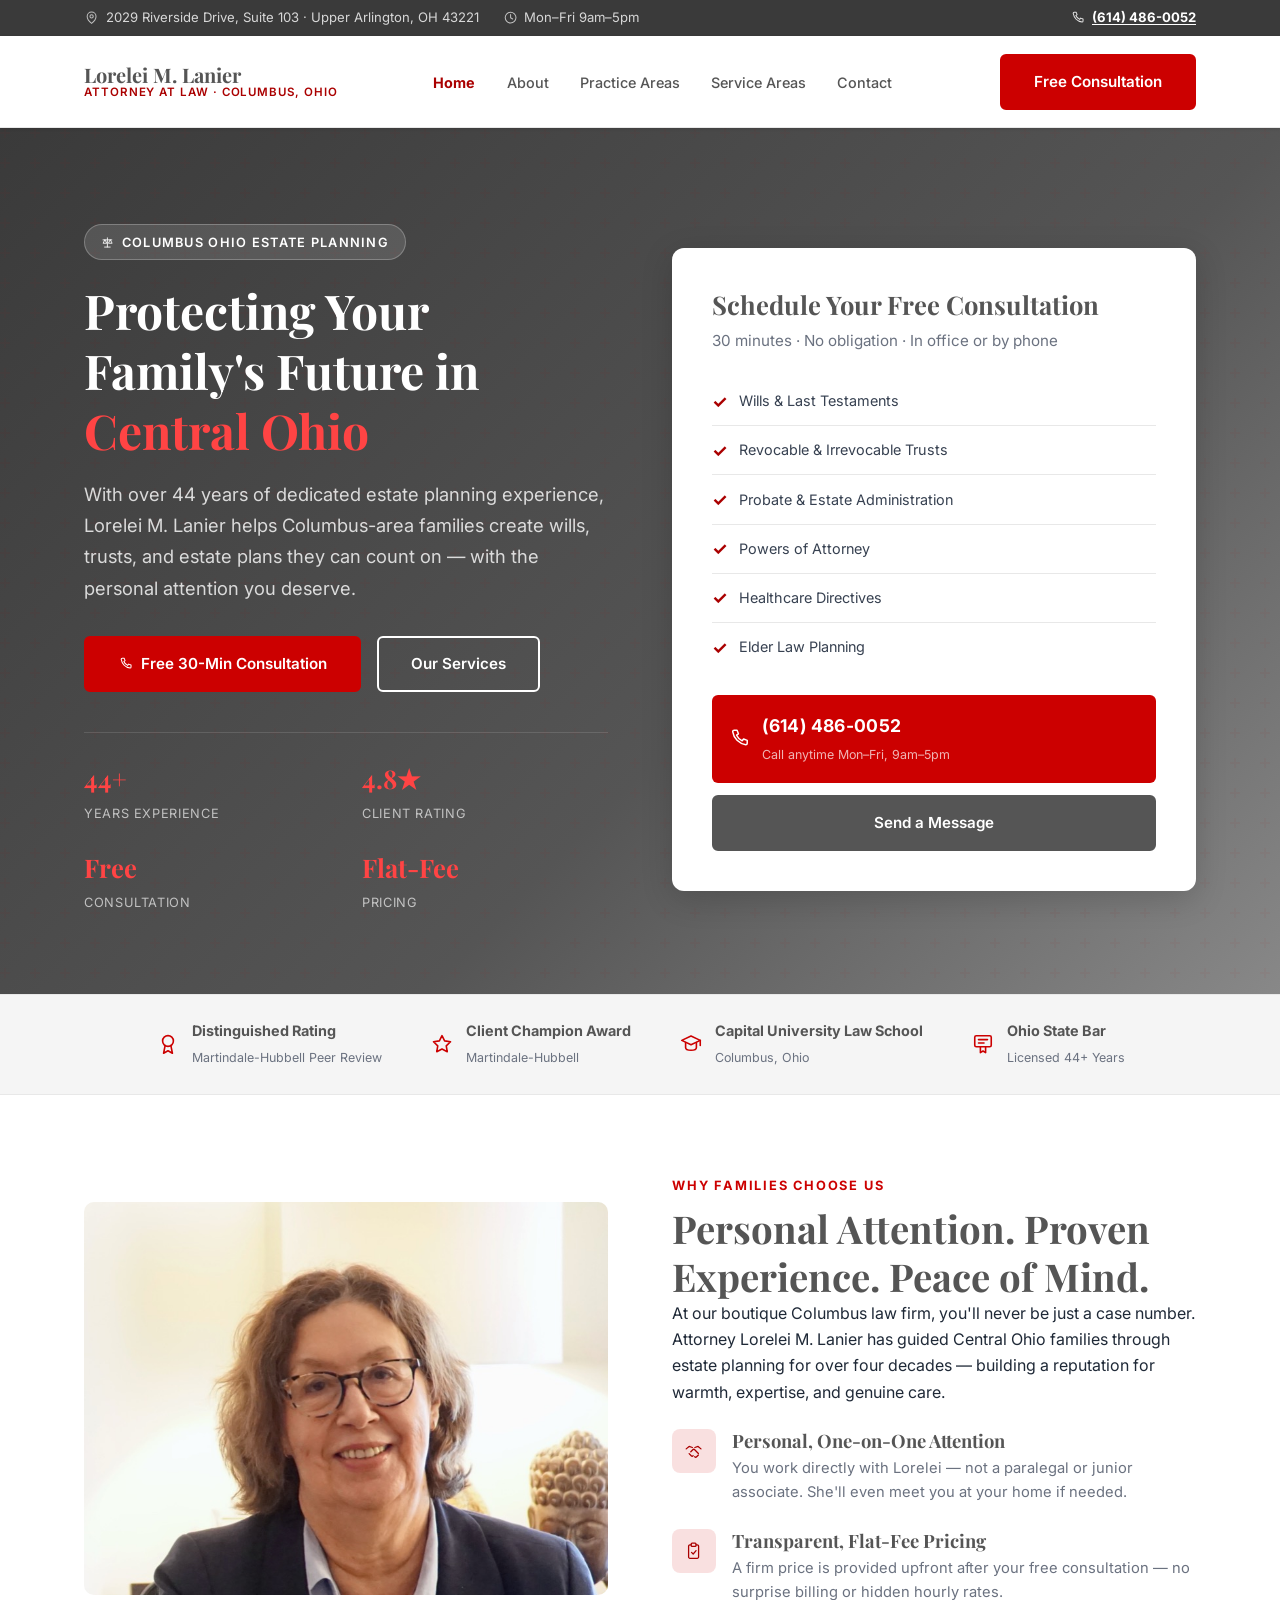
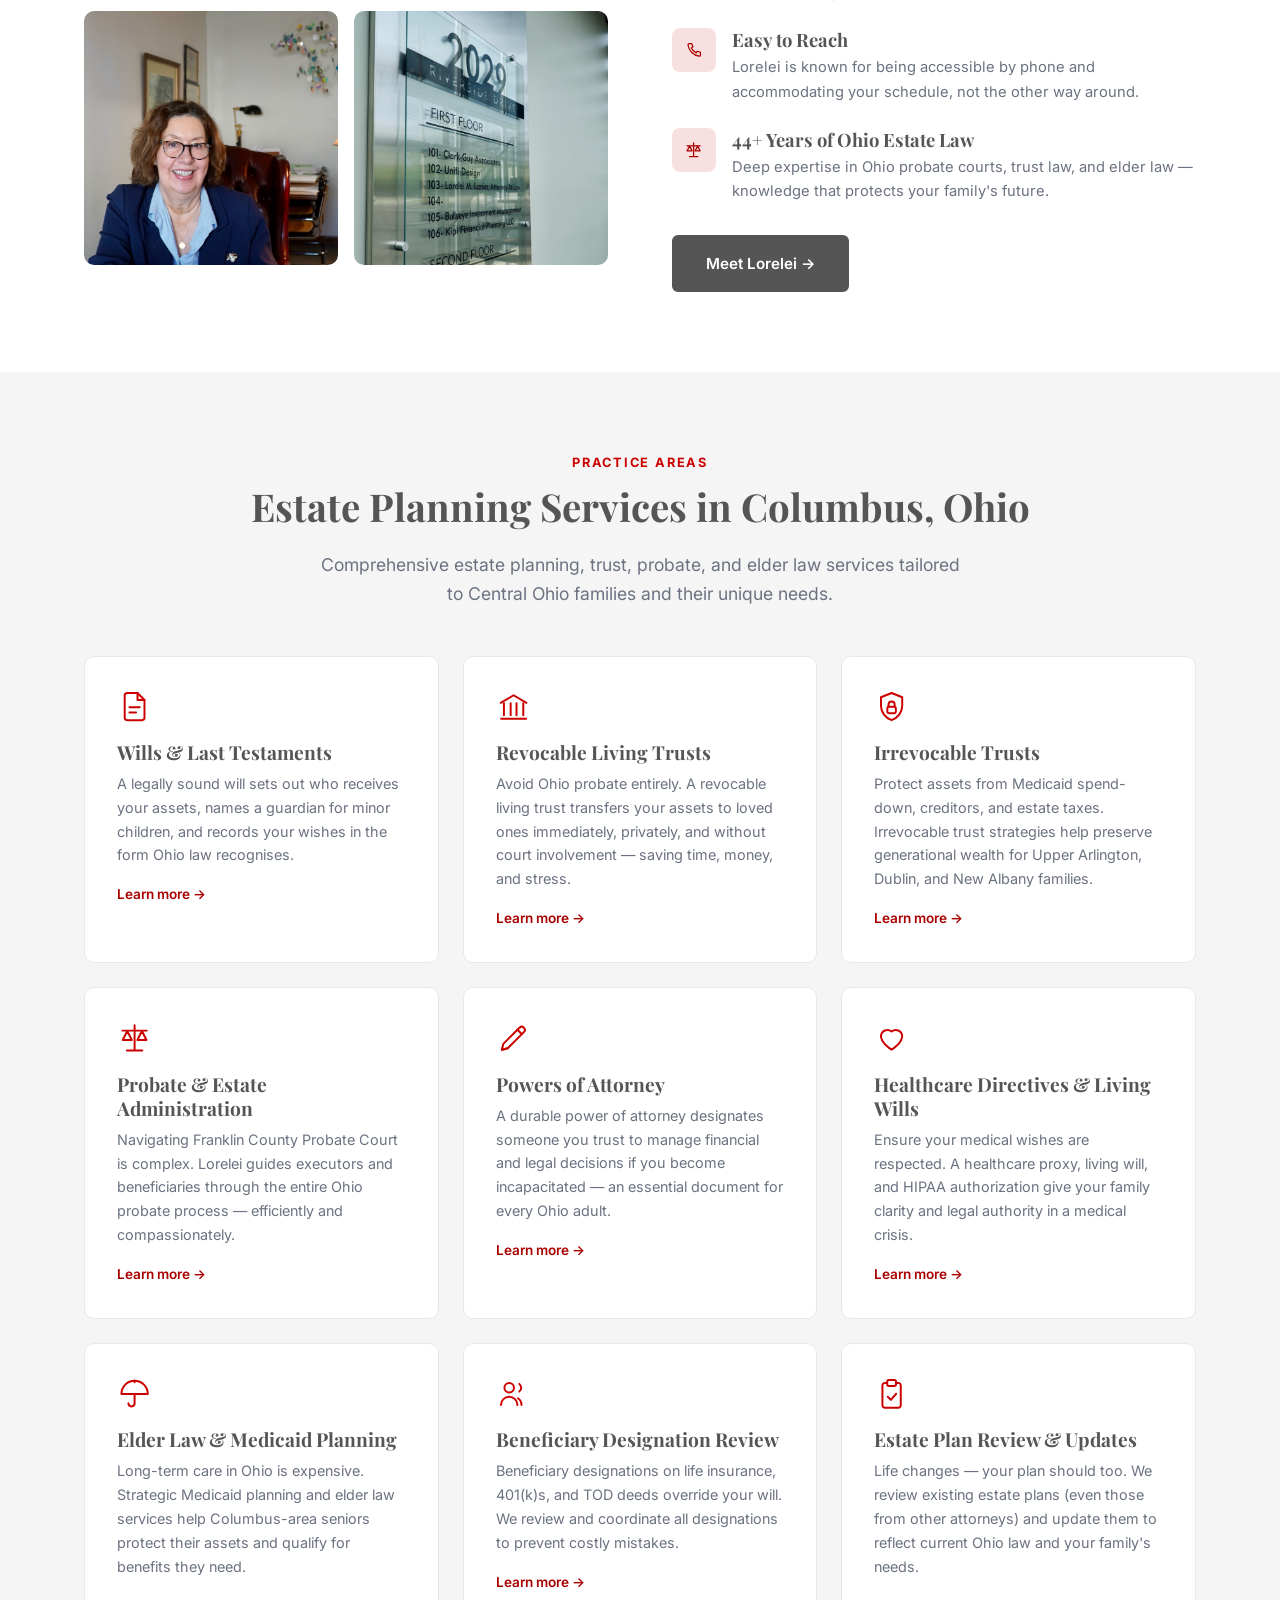
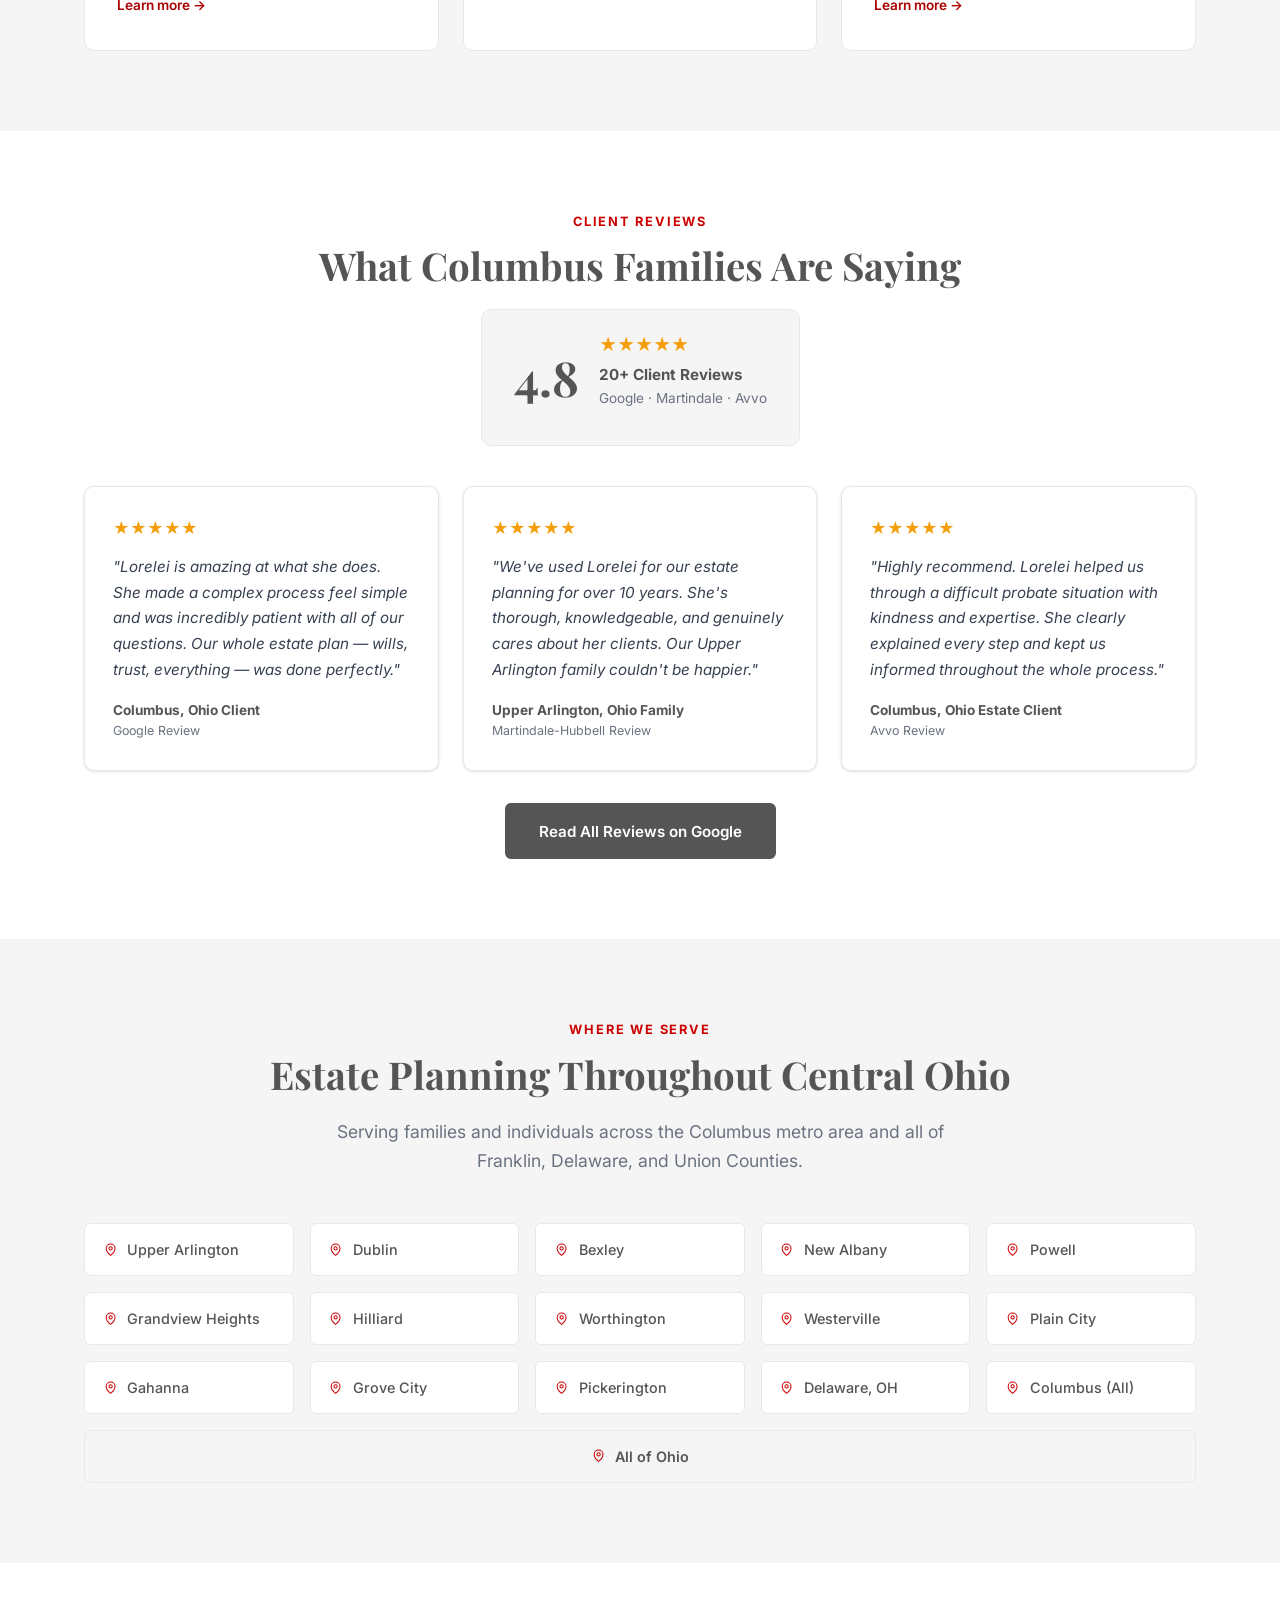
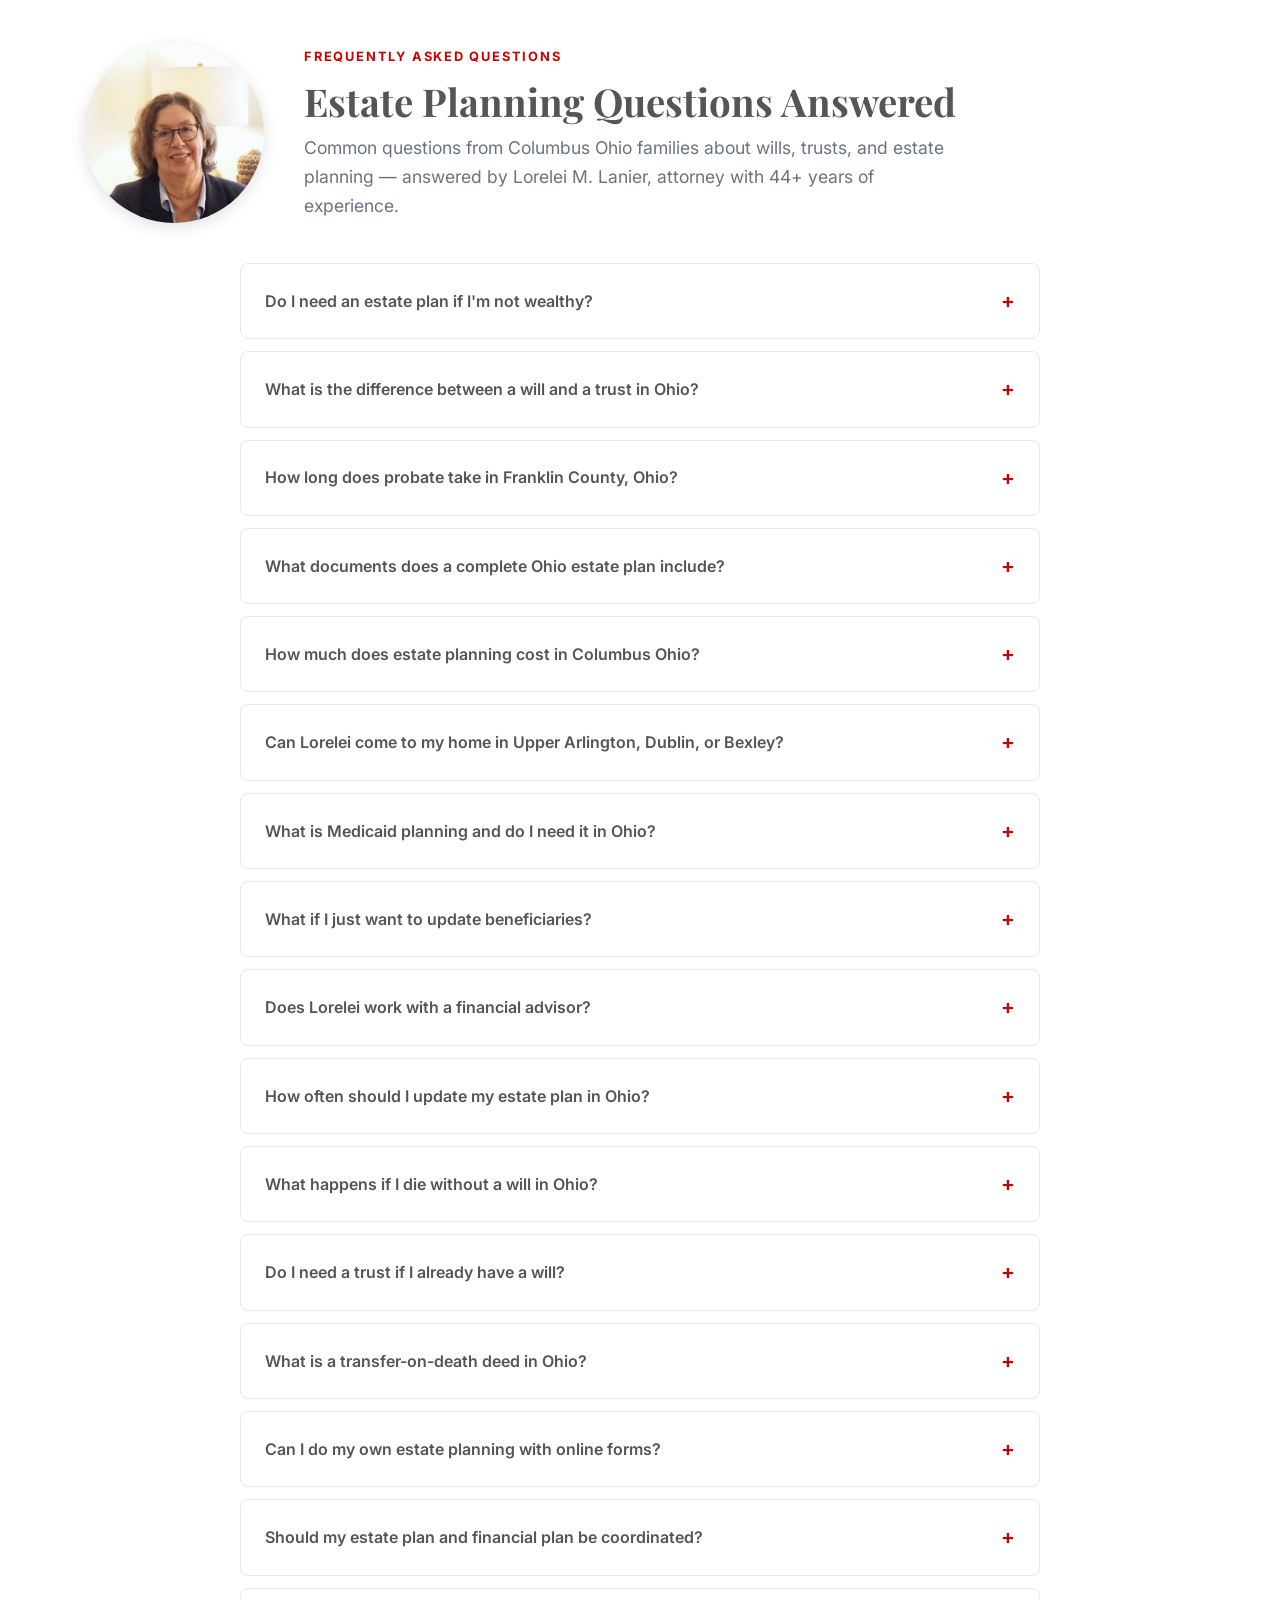
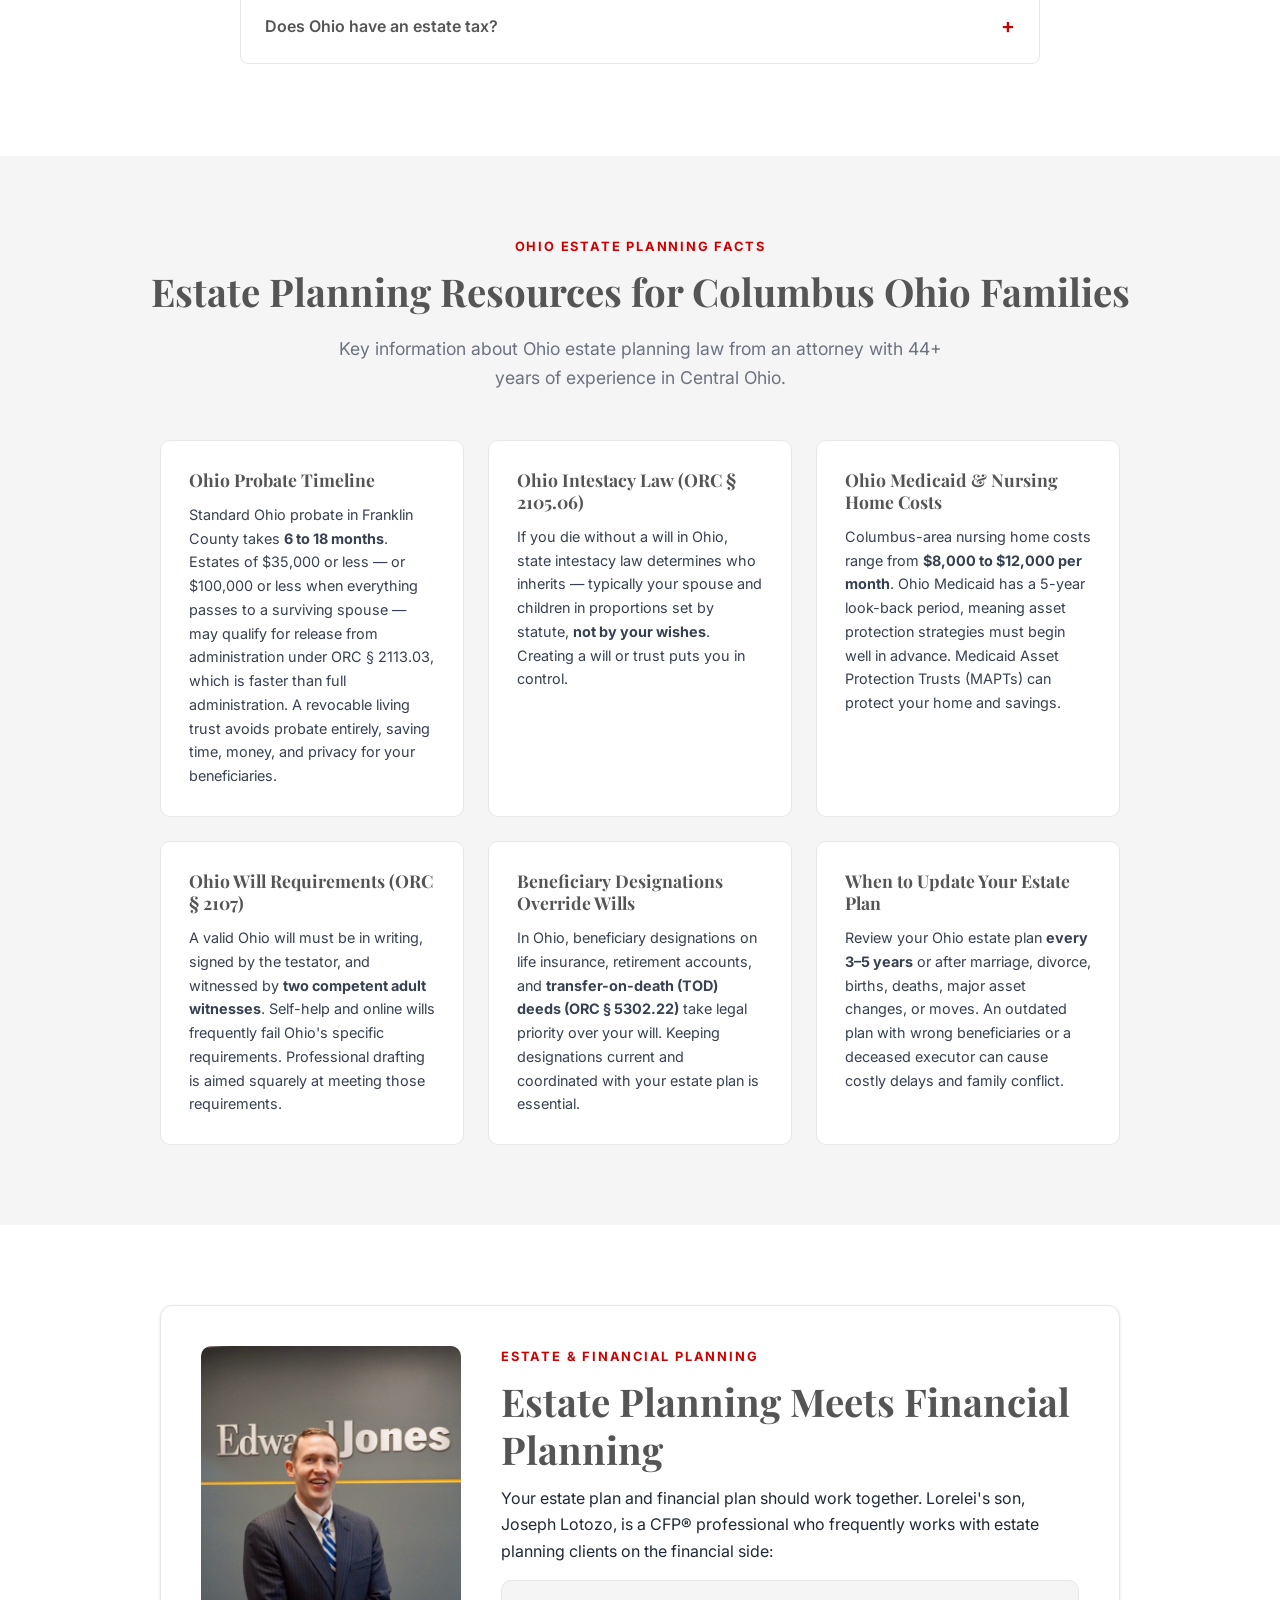
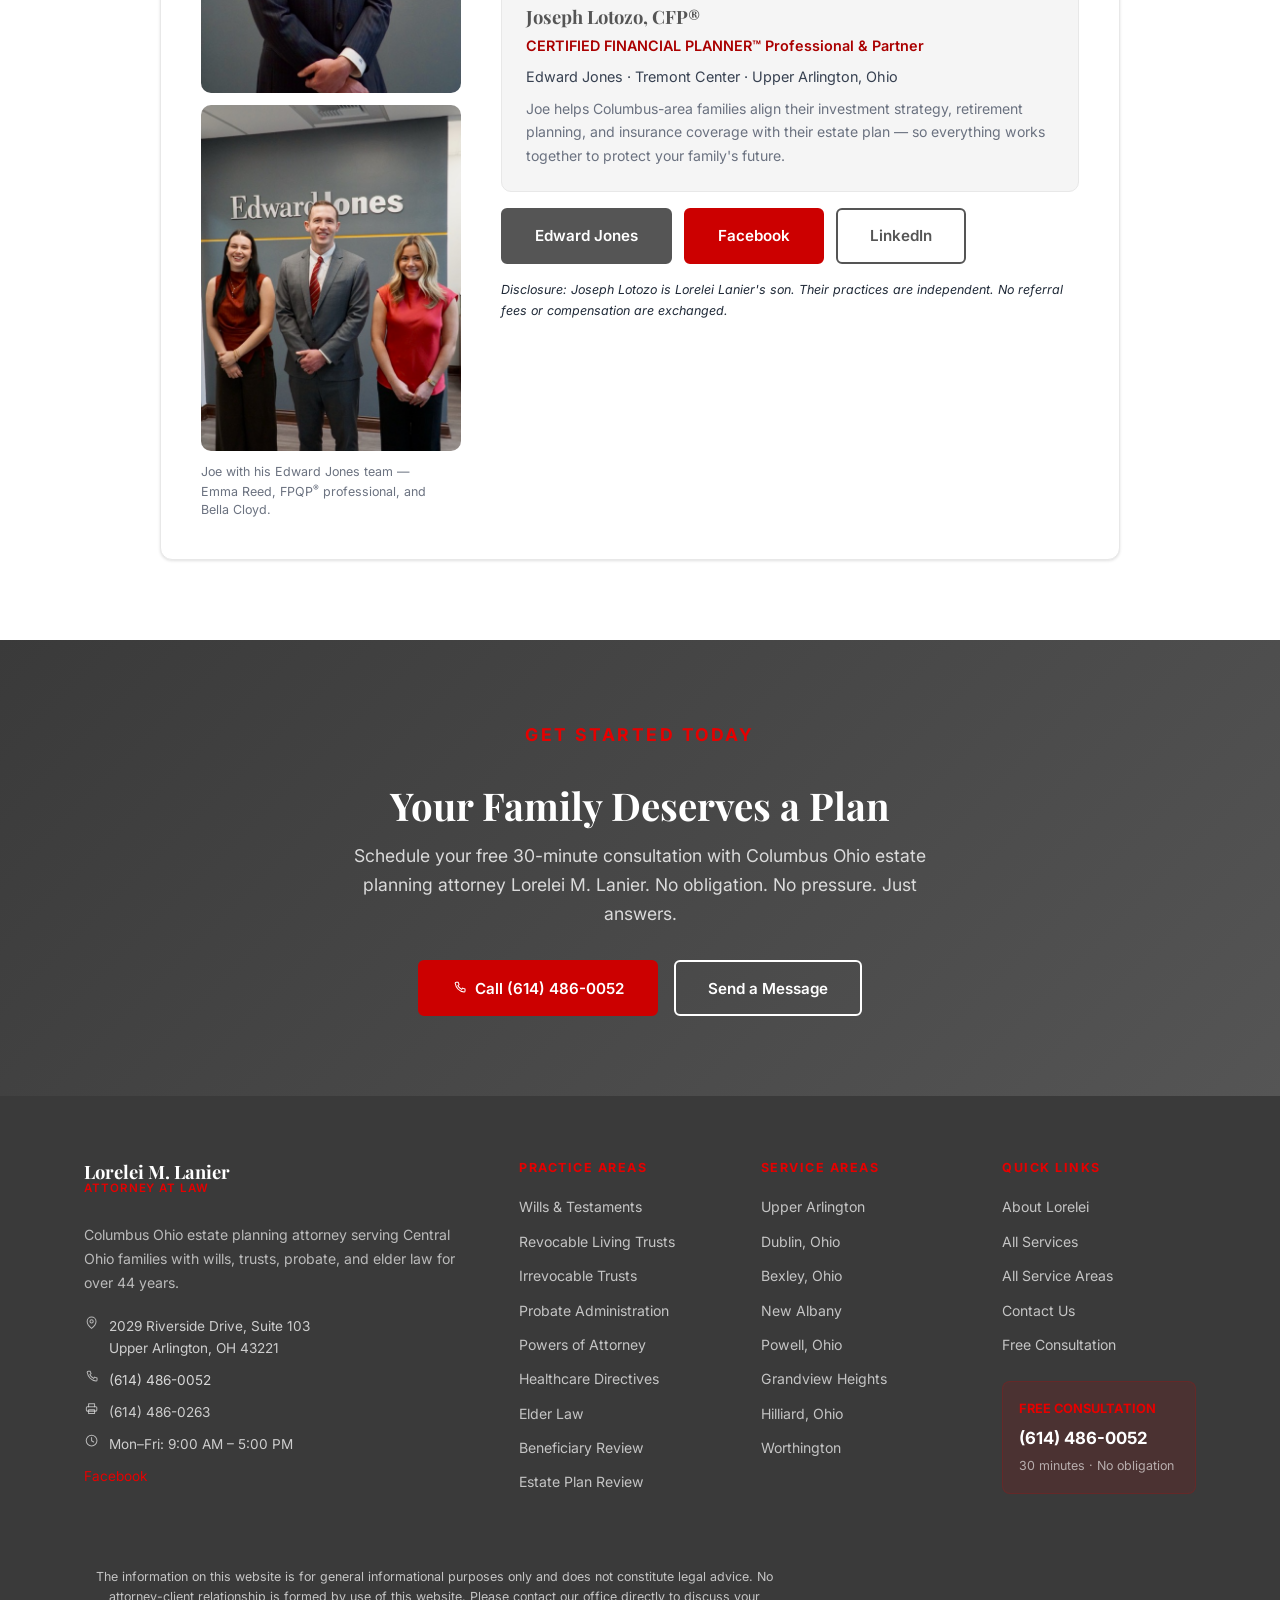
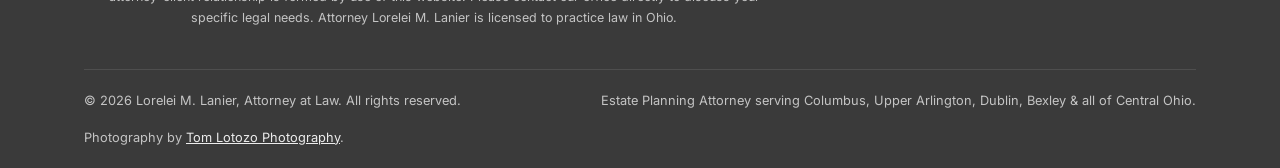
<file: index.html>
<!DOCTYPE html>
<html lang="en">
<head>
  <meta name="referrer" content="strict-origin-when-cross-origin">
  <meta http-equiv="Content-Security-Policy" content="base-uri 'self'; object-src 'none'; upgrade-insecure-requests">
  <meta charset="UTF-8">
  <meta name="google-site-verification" content="7qvclaixabrEIi8Ljbclsh3qMbZ9x8yK6zFvgZ43_2Q" />
  <meta name="viewport" content="width=device-width, initial-scale=1.0">

  <!-- ===== PRIMARY SEO ===== -->
  <title>Estate Planning Attorney Columbus Ohio | Wills, Trusts & Probate | Lorelei Lanier</title>
  <meta name="description" content="Columbus estate planning attorney with 44+ years' experience. Wills, trusts, probate & elder law. Free 30-minute consultation — call (614) 486-0052.">
  <meta name="keywords" content="estate planning attorney Columbus Ohio, wills and trusts Columbus Ohio, probate attorney Columbus Ohio, estate planning lawyer Upper Arlington Ohio, estate planning Dublin Ohio, trust attorney Columbus Ohio, will attorney Columbus Ohio, elder law attorney Columbus Ohio, estate planning Bexley Ohio, estate planning New Albany Ohio, probate lawyer Franklin County Ohio, Lorelei Lanier, estate attorney Grandview Heights, estate planning Hilliard Ohio, trust lawyer Powell Ohio">

  <!-- ===== CANONICAL ===== -->
  <meta name="robots" content="index, follow, max-snippet:-1, max-image-preview:large, max-video-preview:-1">
  <link rel="canonical" href="https://loreleimlanierlaw.com/">

  <!-- ===== OPEN GRAPH ===== -->
  <meta property="og:type" content="website">
  <meta property="og:title" content="Estate Planning Attorney Columbus Ohio | Lorelei Lanier">
  <meta property="og:description" content="44+ years serving Columbus Ohio families with estate planning, wills, trusts, and probate. Upper Arlington, Dublin, Bexley & all Central Ohio. Free consultation.">
  <meta property="og:url" content="https://loreleimlanierlaw.com/">
  <meta property="og:site_name" content="Lorelei M. Lanier, Attorney at Law">
  <meta property="og:locale" content="en_US">
  <meta property="og:image" content="https://loreleimlanierlaw.com/assets/images/lorelei-lanier-portrait.jpg">
  <meta property="og:image:alt" content="Lorelei M. Lanier, estate planning attorney in Upper Arlington, Ohio">

  <!-- ===== TWITTER CARD ===== -->
  <meta name="twitter:card" content="summary_large_image">
  <meta name="twitter:title" content="Estate Planning Attorney Columbus Ohio | Lorelei Lanier">
  <meta name="twitter:description" content="44+ years serving Columbus families with wills, trusts, probate & estate planning. Free 30-min consultation.">
  <meta name="twitter:image" content="https://loreleimlanierlaw.com/assets/images/lorelei-lanier-portrait.jpg">

  <!-- ===== HREFLANG ===== -->
  <link rel="alternate" hreflang="en-us" href="https://loreleimlanierlaw.com/">

  <!-- ===== GEO TAGS ===== -->
  <meta name="geo.region" content="US-OH">
  <meta name="geo.placename" content="Columbus, Ohio">
  <meta name="geo.position" content="39.9612;-82.9988">
  <meta name="ICBM" content="39.9612, -82.9988">

  <!-- ===== SCHEMA.ORG — LOCAL BUSINESS + ATTORNEY ===== -->
  <script type="application/ld+json">
  {
    "@context": "https://schema.org",
    "@graph": [
      {
        "@type": ["LegalService", "LocalBusiness"],
        "@id": "https://loreleimlanierlaw.com/#business",
        "name": "Lorelei M. Lanier, Attorney at Law",
        "alternateName": ["Lorelei Lanier", "Lorelei Lanier", "Lanier Law"],
        "description": "Columbus Ohio estate planning attorney with over 44 years of experience specializing in wills, trusts, probate, elder law and estate administration for families throughout Central Ohio.",
        "url": "https://loreleimlanierlaw.com/",
        "image": [
          "https://loreleimlanierlaw.com/assets/images/lorelei-lanier-portrait.jpg",
          "https://loreleimlanierlaw.com/assets/images/lorelei-lanier-headshot.jpg",
          "https://loreleimlanierlaw.com/assets/images/lorelei-lanier-at-desk.jpg",
          "https://loreleimlanierlaw.com/assets/images/office-directory-sign.jpg"
        ],
        "foundingDate": "1982",
        "telephone": "+16144860052",
        "faxNumber": "+16144860263",
        "email": "info@loreleimlanierlaw.com",
        "address": {
          "@type": "PostalAddress",
          "streetAddress": "2029 Riverside Drive, Suite 103",
          "addressLocality": "Columbus",
          "addressRegion": "OH",
          "postalCode": "43221",
          "addressCountry": "US"
        },
        "geo": {
          "@type": "GeoCoordinates",
          "latitude": 39.9863,
          "longitude": -83.0450
        },
        "openingHoursSpecification": [
          {
            "@type": "OpeningHoursSpecification",
            "dayOfWeek": ["Monday","Tuesday","Wednesday","Thursday","Friday"],
            "opens": "09:00",
            "closes": "17:00"
          }
        ],
        "priceRange": "$$",
        "areaServed": [
          "Columbus, OH", "Upper Arlington, OH", "Dublin, OH", "Bexley, OH",
          "Powell, OH", "New Albany, OH", "Grandview Heights, OH", "Hilliard, OH",
          "Plain City, OH", "Worthington, OH", "Westerville, OH", "Gahanna, OH",
          "Grove City, OH", "Pickerington, OH", "Delaware, OH", "Reynoldsburg, OH",
          "Franklin County, OH", "Delaware County, OH", "Union County, OH"
        ],
        "serviceType": [
          "Estate Planning", "Wills", "Revocable Living Trusts", "Irrevocable Trusts",
          "Probate Administration", "Elder Law", "Powers of Attorney",
          "Healthcare Directives", "Trust Administration", "Business Succession Planning",
          "Beneficiary Designation Review", "Estate Plan Review"
        ],
        "hasOfferCatalog": {
          "@type": "OfferCatalog",
          "name": "Estate Planning Services",
          "itemListElement": [
            {"@type": "Offer", "itemOffered": {"@type": "Service", "name": "Free 30-Minute Consultation", "description": "Complimentary initial consultation by phone or in person"}},
            {"@type": "Offer", "itemOffered": {"@type": "Service", "name": "Will Preparation", "description": "Legally binding last will and testament drafted to Ohio standards"}},
            {"@type": "Offer", "itemOffered": {"@type": "Service", "name": "Revocable Living Trust", "description": "Comprehensive trust planning to avoid probate and protect assets"}},
            {"@type": "Offer", "itemOffered": {"@type": "Service", "name": "Probate Administration", "description": "Full-service probate representation in Franklin County and surrounding courts"}}
          ]
        },
        "sameAs": [
          "https://www.avvo.com/attorneys/43221-oh-lorelei-lanier-495041.html",
          "https://lawyers.justia.com/lawyer/lorelei-lanier-451018",
          "https://www.facebook.com/p/Lorelei-M-Lanier-Attorney-at-Law-100043242319977/"
        ]
      },
      {
        "@type": "Attorney",
        "@id": "https://loreleimlanierlaw.com/#attorney",
        "name": "Lorelei M. Lanier",
        "givenName": "Lorelei",
        "familyName": "Lanier",
        "alumniOf": {"@type": "EducationalOrganization", "name": "Capital University Law School"},
        "hasCredential": {"@type": "EducationalOccupationalCredential", "name": "Juris Doctor (J.D.)"},
        "memberOf": {"@type": "Organization", "name": "Ohio State Bar Association"},
        "worksFor": {"@id": "https://loreleimlanierlaw.com/#business"},
        "description": "Columbus Ohio estate planning attorney with 44+ years of experience. Specializes in wills, trusts, probate, and elder law for Central Ohio families.",
        "knowsAbout": ["Estate Planning", "Wills", "Trusts", "Probate", "Elder Law", "Ohio Probate Court", "Trust Administration"],
        "jobTitle": "Estate Planning Attorney",
        "image": "https://loreleimlanierlaw.com/assets/images/lorelei-lanier-headshot.jpg",
        "url": "https://loreleimlanierlaw.com/about.html",
        "sameAs": [
          "https://www.avvo.com/attorneys/43221-oh-lorelei-lanier-495041.html",
          "https://lawyers.justia.com/lawyer/lorelei-lanier-451018",
          "https://www.facebook.com/p/Lorelei-M-Lanier-Attorney-at-Law-100043242319977/"
        ]
      },
      {
        "@type": "FAQPage",
        "mainEntity": [
          {
            "@type": "Question",
            "name": "Do I need an estate plan if I'm not wealthy?",
            "acceptedAnswer": {
              "@type": "Answer",
              "text": "Absolutely. Estate planning isn't just for the wealthy — it's for anyone who wants to decide what happens to their belongings, who cares for their minor children, and who manages their affairs if they become incapacitated. Without a plan, Ohio law decides these things for you, which may not reflect your wishes."
            }
          },
          {
            "@type": "Question",
            "name": "What is the difference between a will and a trust in Ohio?",
            "acceptedAnswer": {
              "@type": "Answer",
              "text": "A will takes effect after you die and must go through Ohio probate court — a public process that can take months or years. A revocable living trust avoids probate entirely, transfers assets immediately and privately to your beneficiaries, and can also manage assets during your lifetime if you become incapacitated. Many Columbus families benefit from having both."
            }
          },
          {
            "@type": "Question",
            "name": "How long does probate take in Franklin County, Ohio?",
            "acceptedAnswer": {
              "@type": "Answer",
              "text": "Ohio probate typically takes 6 to 18 months for a straightforward estate, and longer for complex or contested estates. The Franklin County Probate Court process involves filing the will, notifying creditors, inventorying assets, paying debts, and distributing to beneficiaries. An experienced attorney like Lorelei Lanier can guide you through every step and minimize delays."
            }
          },
          {
            "@type": "Question",
            "name": "What documents does a complete Ohio estate plan include?",
            "acceptedAnswer": {
              "@type": "Answer",
              "text": "A comprehensive Ohio estate plan typically includes: (1) a Last Will and Testament, (2) a Revocable Living Trust if appropriate, (3) a Durable Power of Attorney for finances, (4) a Healthcare Power of Attorney, (5) a Living Will / Advance Healthcare Directive, and (6) HIPAA authorization forms. For families with minor children, it also includes guardian designations."
            }
          },
          {
            "@type": "Question",
            "name": "How much does estate planning cost in Columbus Ohio?",
            "acceptedAnswer": {
              "@type": "Answer",
              "text": "Lorelei M. Lanier offers a free 30-minute consultation — by phone or in person — and provides a firm, flat-fee price estimate at that time. There are no surprise hourly bills. The cost depends on the complexity of your estate and which documents you need. Most clients find professional estate planning is more affordable than they expected."
            }
          },
          {
            "@type": "Question",
            "name": "Can Lorelei come to my home in Upper Arlington, Dublin, or Bexley?",
            "acceptedAnswer": {
              "@type": "Answer",
              "text": "Yes. For clients who have difficulty traveling, Lorelei will meet you at your home throughout the Columbus metro area. She is known for her flexibility and personal attention — a hallmark of her boutique practice at 2029 Riverside Drive, Upper Arlington, Ohio."
            }
          },
          {
            "@type": "Question",
            "name": "What is Medicaid planning and do I need it in Ohio?",
            "acceptedAnswer": {
              "@type": "Answer",
              "text": "Ohio Medicaid planning involves legal strategies to protect your assets from being spent down on nursing home costs, while still qualifying for Medicaid benefits. Irrevocable trusts, proper deed planning, and spend-down strategies can preserve your assets for your family. The earlier you plan, the more options you have. Lorelei can explain Ohio's Medicaid rules and help you develop a protective strategy."
            }
          },
          {
            "@type": "Question",
            "name": "What if I just want to update beneficiaries?",
            "acceptedAnswer": {
              "@type": "Answer",
              "text": "Beneficiary designations on life insurance, retirement accounts, and transfer-on-death (TOD) deeds override your will, making them critically important to keep current. Outdated beneficiaries are one of the most common estate planning mistakes. Lorelei can review your designations and coordinate with your financial advisor. Lorelei's son, Joseph Lotozo, is a CFP® professional at Edward Jones at the Tremont Center in Upper Arlington and frequently works with estate planning clients on the financial side."
            }
          },
          {
            "@type": "Question",
            "name": "Does Lorelei work with a financial advisor?",
            "acceptedAnswer": {
              "@type": "Answer",
              "text": "Estate planning and financial planning work hand in hand. Lorelei's son, Joseph Lotozo, is a CERTIFIED FINANCIAL PLANNER™ professional and Partner at Edward Jones at the Tremont Center in Upper Arlington. Joe frequently works with estate planning clients on the financial planning side, helping Central Ohio families align their financial goals with their estate plans. Disclosure: Joseph Lotozo is Lorelei Lanier's son."
            }
          },
          {
            "@type": "Question",
            "name": "How often should I update my estate plan in Ohio?",
            "acceptedAnswer": {
              "@type": "Answer",
              "text": "You should review your Ohio estate plan every 3 to 5 years, or immediately after major life events such as marriage, divorce, the birth of a child or grandchild, a significant change in assets, the death of a beneficiary or executor, a move to or from Ohio, or changes in Ohio or federal tax law. An outdated estate plan can be as dangerous as having no plan at all."
            }
          },
          {
            "@type": "Question",
            "name": "What happens if I die without a will in Ohio?",
            "acceptedAnswer": {
              "@type": "Answer",
              "text": "If you die without a will in Ohio (called 'dying intestate'), Ohio Revised Code § 2105.06 determines who inherits your assets — typically your spouse and children in specific proportions set by law, not by your wishes. If you have no surviving spouse or children, assets pass to parents, siblings, or more distant relatives. The probate court appoints an administrator, and the process is often slower, more expensive, and more stressful for your family."
            }
          },
          {
            "@type": "Question",
            "name": "Do I need a trust if I already have a will?",
            "acceptedAnswer": {
              "@type": "Answer",
              "text": "A will alone requires your estate to go through Ohio probate — a public, court-supervised process that typically takes 6 to 18 months. A revocable living trust avoids probate entirely, transfers assets privately and immediately, and also protects you during incapacity. Many Columbus families benefit from having both a trust and a pour-over will."
            }
          },
          {
            "@type": "Question",
            "name": "What is a transfer-on-death deed in Ohio?",
            "acceptedAnswer": {
              "@type": "Answer",
              "text": "An Ohio transfer-on-death (TOD) designation affidavit — governed by ORC § 5302.22 — allows you to name a beneficiary for your real estate. When you pass away, the property transfers directly to that person without going through probate. TOD deeds override your will, so they must be coordinated with your overall estate plan."
            }
          },
          {
            "@type": "Question",
            "name": "Can I do my own estate planning with online forms?",
            "acceptedAnswer": {
              "@type": "Answer",
              "text": "While online legal form services exist, Ohio has specific requirements for wills (ORC § 2107), powers of attorney, and healthcare directives that generic templates frequently get wrong. A will that doesn't meet Ohio's witnessing requirements can be declared invalid by probate court. Professional estate planning with flat-fee pricing is often more affordable than people expect."
            }
          },
          {
            "@type": "Question",
            "name": "Should my estate plan and financial plan be coordinated?",
            "acceptedAnswer": {
              "@type": "Answer",
              "text": "Absolutely. Your estate plan and financial plan must work together. Beneficiary designations on 401(k)s and life insurance override your will — if they're not aligned, assets may go to the wrong person. Lorelei coordinates with your financial advisor to ensure everything is consistent."
            }
          },
          {
            "@type": "Question",
            "name": "Does Ohio have an estate tax?",
            "acceptedAnswer": {
              "@type": "Answer",
              "text": "Ohio eliminated its state estate tax effective January 1, 2013. However, the federal estate tax still applies to estates exceeding the federal exemption amount. For high-net-worth families, advanced trust strategies can minimize federal estate tax exposure."
            }
          }
        ]
      }
    ]
  }
  </script>

  <!-- ===== FONTS ===== -->
  <link rel="preconnect" href="https://fonts.googleapis.com">
  <link rel="preconnect" href="https://fonts.gstatic.com" crossorigin>
  <link href="https://fonts.googleapis.com/css2?family=Playfair+Display:wght@400;600;700&family=Inter:wght@400;500;600;700&display=swap" rel="stylesheet">

  <link rel="stylesheet" href="css/style.css">
</head>
<body>


<!-- ICON SPRITE — monoline, 24px grid, inherits currentColor. See css/style.css .icon -->
<svg xmlns="http://www.w3.org/2000/svg" style="display:none" aria-hidden="true" focusable="false"><defs>
<symbol id="i-doc" viewBox="0 0 24 24"><path d="M14 2.75H7A1.75 1.75 0 0 0 5.25 4.5v15A1.75 1.75 0 0 0 7 21.25h10a1.75 1.75 0 0 0 1.75-1.75V7.5z"/><path d="M14 2.75V7.5h4.75"/><path d="M8.5 12.5h7M8.5 16h4.5"/></symbol>
<symbol id="i-house" viewBox="0 0 24 24"><path d="M3.5 10.5 12 3.75l8.5 6.75"/><path d="M5.75 9.25V20a.75.75 0 0 0 .75.75h11a.75.75 0 0 0 .75-.75V9.25"/><path d="M10 20.75v-5.5h4v5.5"/></symbol>
<symbol id="i-shield" viewBox="0 0 24 24"><path d="M12 2.75 4.75 5.6v5.9c0 4.4 3.05 8.3 7.25 9.75 4.2-1.45 7.25-5.35 7.25-9.75V5.6z"/><path d="M9.9 12.1v-1.4a2.1 2.1 0 0 1 4.2 0v1.4"/><rect x="9.1" y="12.1" width="5.8" height="4.4" rx="1"/></symbol>
<symbol id="i-scales" viewBox="0 0 24 24"><path d="M12 3.5v17M6.75 20.75h10.5M3.75 7.25h16.5"/><path d="M7 7.5 3.9 13.6h6.2z"/><path d="M17 7.5l-3.1 6.1h6.2z"/></symbol>
<symbol id="i-pen" viewBox="0 0 24 24"><path d="M4 20.25l1-4 11-11a2.12 2.12 0 0 1 3 3l-11 11z"/><path d="M14.5 6.5l3 3"/><path d="M4 20.25l4-1"/></symbol>
<symbol id="i-heart" viewBox="0 0 24 24"><path d="M12 20.25s-7.25-4.5-7.25-9.4A4.4 4.4 0 0 1 12 7.9a4.4 4.4 0 0 1 7.25 2.95c0 4.9-7.25 9.4-7.25 9.4Z"/></symbol>
<symbol id="i-umbrella" viewBox="0 0 24 24"><path d="M3 12.25a9 9 0 0 1 18 0z"/><path d="M12 3.25v1.05"/><path d="M12 12.25v6.4a2.1 2.1 0 0 1-4.2 0"/></symbol>
<symbol id="i-briefcase" viewBox="0 0 24 24"><rect x="3.25" y="7.25" width="17.5" height="12.5" rx="2"/><path d="M8.5 7.25V5.9A1.9 1.9 0 0 1 10.4 4h3.2a1.9 1.9 0 0 1 1.9 1.9v1.35"/><path d="M3.25 13h17.5"/></symbol>
<symbol id="i-people" viewBox="0 0 24 24"><circle cx="9" cy="8" r="3.25"/><path d="M3.4 19.75a5.6 5.6 0 0 1 11.2 0"/><path d="M15.9 5.4a3.25 3.25 0 0 1 0 5.2"/><path d="M17.4 19.75a5.6 5.6 0 0 0-2.4-4.6"/></symbol>
<symbol id="i-clipboard" viewBox="0 0 24 24"><path d="M9 4.75H7.4A1.65 1.65 0 0 0 5.75 6.4v13.6a1.65 1.65 0 0 0 1.65 1.65h9.2a1.65 1.65 0 0 0 1.65-1.65V6.4A1.65 1.65 0 0 0 16.6 4.75H15"/><rect x="9" y="2.75" width="6" height="4" rx="1.1"/><path d="M9.4 14.2l2.1 2.1 3.6-4.2"/></symbol>
<symbol id="i-medal" viewBox="0 0 24 24"><circle cx="12" cy="9" r="5.4"/><path d="M9.1 13.6 7.6 21.25 12 18.8l4.4 2.45-1.5-7.65"/></symbol>
<symbol id="i-star" viewBox="0 0 24 24"><path d="M12 3.6l2.62 5.3 5.88.86-4.25 4.14 1 5.85L12 17l-5.25 2.75 1-5.85L3.5 9.76l5.88-.86z"/></symbol>
<symbol id="i-cap" viewBox="0 0 24 24"><path d="M12 4 2.75 8.4 12 12.8l9.25-4.4z"/><path d="M6.6 10.6v4.9c0 1.55 2.42 2.8 5.4 2.8s5.4-1.25 5.4-2.8v-4.9"/><path d="M21.25 8.4v5.1"/></symbol>
<symbol id="i-certificate" viewBox="0 0 24 24"><rect x="3.75" y="3.75" width="16.5" height="11" rx="1.5"/><path d="M7.5 7.6h9M7.5 11h5.5"/><path d="M9.4 14.75v5.9l2.6-1.6 2.6 1.6v-5.9"/></symbol>
<symbol id="i-pin" viewBox="0 0 24 24"><path d="M12 21.25s7-5.7 7-11a7 7 0 1 0-14 0c0 5.3 7 11 7 11Z"/><circle cx="12" cy="10.1" r="2.6"/></symbol>
<symbol id="i-phone" viewBox="0 0 24 24"><path d="M6.6 3.4h3.1l1.5 3.9-2 1.5a12.2 12.2 0 0 0 6 6l1.5-2 3.9 1.5v3.1a1.6 1.6 0 0 1-1.6 1.6A16.7 16.7 0 0 1 5 5 1.6 1.6 0 0 1 6.6 3.4Z"/></symbol>
<symbol id="i-fax" viewBox="0 0 24 24"><path d="M7.25 9.25V4.5h9.5v4.75"/><rect x="3.75" y="9.25" width="16.5" height="6.75" rx="1.6"/><path d="M7.25 14h9.5v5.75h-9.5z"/></symbol>
<symbol id="i-clock" viewBox="0 0 24 24"><circle cx="12" cy="12" r="8.5"/><path d="M12 7.1v5.2l3.3 2"/></symbol>
<symbol id="i-coins" viewBox="0 0 24 24"><ellipse cx="12" cy="6.4" rx="6.75" ry="2.7"/><path d="M5.25 6.4v5.2c0 1.5 3.02 2.7 6.75 2.7s6.75-1.2 6.75-2.7V6.4"/><path d="M5.25 11.6v5.2c0 1.5 3.02 2.7 6.75 2.7s6.75-1.2 6.75-2.7v-5.2"/></symbol>
<symbol id="i-lock" viewBox="0 0 24 24"><rect x="4.75" y="10.4" width="14.5" height="9.85" rx="1.8"/><path d="M8.3 10.4V7.6a3.7 3.7 0 0 1 7.4 0v2.8"/></symbol>
<symbol id="i-chart" viewBox="0 0 24 24"><path d="M4 20.25h16.25"/><path d="M7.1 20.25v-6.1M12 20.25V6.6M16.9 20.25v-8.9"/></symbol>
<symbol id="i-calendar" viewBox="0 0 24 24"><rect x="3.75" y="5.4" width="16.5" height="15" rx="1.8"/><path d="M3.75 10.1h16.5M8.4 3.5v3.7M15.6 3.5v3.7"/></symbol>
<symbol id="i-refresh" viewBox="0 0 24 24"><path d="M20 12a8 8 0 0 1-13.7 5.6M4 12a8 8 0 0 1 13.7-5.6"/><path d="M17.7 2.9v3.5h-3.5M6.3 21.1v-3.5h3.5"/></symbol>
<symbol id="i-bank" viewBox="0 0 24 24"><path d="M3.25 9.4 12 4.25l8.75 5.15"/><path d="M5.4 9.75v8.1M10 9.75v8.1M14 9.75v8.1M18.6 9.75v8.1"/><path d="M3.5 20.25h17"/></symbol>
<symbol id="i-handshake" viewBox="0 0 24 24"><path d="M8.5 12.2 11 9.7a1.7 1.7 0 0 1 2.4 0l4.6 4.6"/><path d="M2.75 8.6 6.4 5.5l4.1 1.4"/><path d="M21.25 8.6 17.6 5.5l-4 1.4"/><path d="M6.4 14.6 9 17.2a1.7 1.7 0 0 0 2.4 0"/><path d="M13.4 18.5a1.7 1.7 0 0 0 2.4 0l2.2-2.2"/></symbol>
<symbol id="i-baby" viewBox="0 0 24 24"><circle cx="12" cy="8.4" r="5"/><path d="M10.2 8h.01M13.8 8h.01"/><path d="M10.4 10.6a2.4 2.4 0 0 0 3.2 0"/><path d="M6.6 14.6a8 8 0 0 0 10.8 0"/><path d="M12 16.6v4.1"/></symbol>
<symbol id="i-warning" viewBox="0 0 24 24"><path d="M12 3.9 2.9 19.6h18.2z"/><path d="M12 9.8v4.3M12 17.2h.01"/></symbol>
</defs></svg>
  <!-- ===== TOP BAR ===== -->
  <div class="top-bar" aria-label="Contact information">
    <div class="container">
      <div class="top-bar-meta">
        <span class="top-bar-item"><svg class="icon" aria-hidden="true"><use href="#i-pin"></use></svg> 2029 Riverside Drive, Suite 103 · Upper Arlington, OH 43221</span>
        <span class="top-bar-item"><svg class="icon" aria-hidden="true"><use href="#i-clock"></use></svg> Mon–Fri 9am–5pm</span>
      </div>
      <div>
        <a href="tel:+16144860052" class="top-bar-item" style="font-weight:700;"><svg class="icon" aria-hidden="true"><use href="#i-phone"></use></svg> (614) 486-0052</a>
      </div>
    </div>
  </div>

  <!-- ===== HEADER ===== -->
  <header class="site-header" role="banner">
    <div class="header-inner">
      <a href="index.html" class="logo" aria-label="Lorelei M. Lanier – Home">
        <span class="logo-name">Lorelei M. Lanier</span>
        <span class="logo-tagline">Attorney at Law · Columbus, Ohio</span>
      </a>
      <nav aria-label="Main navigation">
        <ul class="nav-links">
          <li><a href="index.html" class="active">Home</a></li>
          <li><a href="about.html">About</a></li>
          <li><a href="practice-areas.html">Practice Areas</a></li>
          <li><a href="service-areas.html">Service Areas</a></li>
          <li><a href="contact.html">Contact</a></li>
        </ul>
      </nav>
      <a href="tel:+16144860052" class="btn btn-primary nav-cta">Free Consultation</a>
      <button class="hamburger" aria-label="Open navigation" aria-expanded="false">
        <span></span><span></span><span></span>
      </button>
    </div>
  </header>

  <!-- ===== HERO ===== -->
  <section class="hero" aria-label="Introduction">
    <div class="hero-inner">
      <div class="hero-content">
        <div class="hero-badge"><svg class="icon" aria-hidden="true"><use href="#i-scales"></use></svg> Columbus Ohio Estate Planning</div>
        <h1>Protecting Your Family's Future in <span>Central Ohio</span></h1>
        <p class="hero-sub">
          With over 44 years of dedicated estate planning experience, Lorelei M. Lanier
          helps Columbus-area families create wills, trusts, and estate plans they can count on —
          with the personal attention you deserve.
        </p>
        <div class="hero-ctas">
          <a href="tel:+16144860052" class="btn btn-primary"><svg class="icon" aria-hidden="true"><use href="#i-phone"></use></svg> Free 30-Min Consultation</a>
          <a href="practice-areas.html" class="btn btn-outline">Our Services</a>
        </div>
        <div class="hero-trust" aria-label="Trust indicators">
          <div class="trust-stat">
            <strong>44+</strong>
            <span>Years Experience</span>
          </div>
          <div class="trust-stat">
            <strong>4.8★</strong>
            <span>Client Rating</span>
          </div>
          <div class="trust-stat">
            <strong>Free</strong>
            <span>Consultation</span>
          </div>
          <div class="trust-stat">
            <strong>Flat-Fee</strong>
            <span>Pricing</span>
          </div>
        </div>
      </div>

      <aside class="hero-card" aria-label="Schedule consultation">
        <h3>Schedule Your Free Consultation</h3>
        <p>30 minutes · No obligation · In office or by phone</p>
        <ul class="consultation-list">
          <li><span class="check">✓</span> Wills &amp; Last Testaments</li>
          <li><span class="check">✓</span> Revocable &amp; Irrevocable Trusts</li>
          <li><span class="check">✓</span> Probate &amp; Estate Administration</li>
          <li><span class="check">✓</span> Powers of Attorney</li>
          <li><span class="check">✓</span> Healthcare Directives</li>
          <li><span class="check">✓</span> Elder Law Planning</li>
        </ul>
        <a href="tel:+16144860052" class="hero-phone">
          <span class="hero-phone-icon"><svg class="icon" aria-hidden="true"><use href="#i-phone"></use></svg></span>
          <div class="hero-phone-text">
            <strong>(614) 486-0052</strong>
            <span>Call anytime Mon–Fri, 9am–5pm</span>
          </div>
        </a>
        <a href="contact.html" class="btn btn-navy" style="width:100%;justify-content:center;margin-top:.75rem;">Send a Message</a>
      </aside>
    </div>
  </section>

  <!-- ===== AWARDS BAR ===== -->
  <div class="awards-bar" aria-label="Awards and recognition">
    <div class="awards-inner">
      <div class="award-item">
        <span class="award-icon"><svg class="icon" aria-hidden="true"><use href="#i-medal"></use></svg></span>
        <div class="award-text">
          <strong>Distinguished Rating</strong>
          <span>Martindale-Hubbell Peer Review</span>
        </div>
      </div>
      <div class="award-item">
        <span class="award-icon"><svg class="icon" aria-hidden="true"><use href="#i-star"></use></svg></span>
        <div class="award-text">
          <strong>Client Champion Award</strong>
          <span>Martindale-Hubbell</span>
        </div>
      </div>
      <div class="award-item">
        <span class="award-icon"><svg class="icon" aria-hidden="true"><use href="#i-cap"></use></svg></span>
        <div class="award-text">
          <strong>Capital University Law School</strong>
          <span>Columbus, Ohio</span>
        </div>
      </div>
      <div class="award-item">
        <span class="award-icon"><svg class="icon" aria-hidden="true"><use href="#i-certificate"></use></svg></span>
        <div class="award-text">
          <strong>Ohio State Bar</strong>
          <span>Licensed 44+ Years</span>
        </div>
      </div>
    </div>
  </div>

  <!-- ===== WHY CHOOSE ===== -->
  <section class="section" aria-labelledby="why-heading">
    <div class="container">
      <div class="intro-grid">
        <div class="intro-image-wrap">
          <img src="assets/images/lorelei-lanier-portrait.jpg" width="801" height="1200" alt="Lorelei M. Lanier, estate planning attorney in Upper Arlington, Ohio — 44 years of experience in wills, trusts, and probate" loading="lazy">
          <img src="assets/images/lorelei-lanier-at-desk.jpg" width="800" height="1200" alt="Lorelei M. Lanier reviewing estate planning documents at her office at 2029 Riverside Drive, Upper Arlington, Ohio" loading="lazy">
          <img src="assets/images/office-directory-sign.jpg" width="801" height="1200" alt="Building directory at 2029 Riverside Drive listing Suite 103 — Lorelei M. Lanier, Attorney at Law, Upper Arlington, Ohio" loading="lazy">
        </div>
        <div class="intro-text">
          <p class="section-label">Why Families Choose Us</p>
          <h2 id="why-heading">Personal Attention. Proven Experience. Peace of Mind.</h2>
          <p>
            At our boutique Columbus law firm, you'll never be just a case number. Attorney Lorelei M. Lanier
            has guided Central Ohio families through estate planning for over four decades —
            building a reputation for warmth, expertise, and genuine care.
          </p>
          <div class="feature-list">
            <div class="feature-item">
              <div class="feature-icon"><svg class="icon" aria-hidden="true"><use href="#i-handshake"></use></svg></div>
              <div class="feature-body">
                <h4>Personal, One-on-One Attention</h4>
                <p>You work directly with Lorelei — not a paralegal or junior associate. She'll even meet you at your home if needed.</p>
              </div>
            </div>
            <div class="feature-item">
              <div class="feature-icon"><svg class="icon" aria-hidden="true"><use href="#i-clipboard"></use></svg></div>
              <div class="feature-body">
                <h4>Transparent, Flat-Fee Pricing</h4>
                <p>A firm price is provided upfront after your free consultation — no surprise billing or hidden hourly rates.</p>
              </div>
            </div>
            <div class="feature-item">
              <div class="feature-icon"><svg class="icon" aria-hidden="true"><use href="#i-phone"></use></svg></div>
              <div class="feature-body">
                <h4>Easy to Reach</h4>
                <p>Lorelei is known for being accessible by phone and accommodating your schedule, not the other way around.</p>
              </div>
            </div>
            <div class="feature-item">
              <div class="feature-icon"><svg class="icon" aria-hidden="true"><use href="#i-scales"></use></svg></div>
              <div class="feature-body">
                <h4>44+ Years of Ohio Estate Law</h4>
                <p>Deep expertise in Ohio probate courts, trust law, and elder law — knowledge that protects your family's future.</p>
              </div>
            </div>
          </div>
          <a href="about.html" class="btn btn-navy" style="margin-top:.5rem;">Meet Lorelei →</a>
        </div>
      </div>
    </div>
  </section>

  <!-- ===== PRACTICE AREAS ===== -->
  <section class="section section--cream" aria-labelledby="services-heading">
    <div class="container">
      <div class="text-center">
        <p class="section-label">Practice Areas</p>
        <h2 id="services-heading" class="section-title">Estate Planning Services in Columbus, Ohio</h2>
        <p class="section-subtitle">Comprehensive estate planning, trust, probate, and elder law services tailored to Central Ohio families and their unique needs.</p>
      </div>
      <div class="practice-grid">

        <article class="practice-card">
          <div class="practice-icon"><svg class="icon" aria-hidden="true"><use href="#i-doc"></use></svg></div>
          <h3>Wills &amp; Last Testaments</h3>
          <p>A legally sound will sets out who receives your assets, names a guardian for minor children, and records your wishes in the form Ohio law recognises.</p>
          <a href="practice-areas.html#wills" class="practice-link">Learn more →</a>
        </article>

        <article class="practice-card">
          <div class="practice-icon"><svg class="icon" aria-hidden="true"><use href="#i-bank"></use></svg></div>
          <h3>Revocable Living Trusts</h3>
          <p>Avoid Ohio probate entirely. A revocable living trust transfers your assets to loved ones immediately, privately, and without court involvement — saving time, money, and stress.</p>
          <a href="practice-areas.html#trusts" class="practice-link">Learn more →</a>
        </article>

        <article class="practice-card">
          <div class="practice-icon"><svg class="icon" aria-hidden="true"><use href="#i-shield"></use></svg></div>
          <h3>Irrevocable Trusts</h3>
          <p>Protect assets from Medicaid spend-down, creditors, and estate taxes. Irrevocable trust strategies help preserve generational wealth for Upper Arlington, Dublin, and New Albany families.</p>
          <a href="practice-areas.html#irrevocable" class="practice-link">Learn more →</a>
        </article>

        <article class="practice-card">
          <div class="practice-icon"><svg class="icon" aria-hidden="true"><use href="#i-scales"></use></svg></div>
          <h3>Probate &amp; Estate Administration</h3>
          <p>Navigating Franklin County Probate Court is complex. Lorelei guides executors and beneficiaries through the entire Ohio probate process — efficiently and compassionately.</p>
          <a href="practice-areas.html#probate" class="practice-link">Learn more →</a>
        </article>

        <article class="practice-card">
          <div class="practice-icon"><svg class="icon" aria-hidden="true"><use href="#i-pen"></use></svg></div>
          <h3>Powers of Attorney</h3>
          <p>A durable power of attorney designates someone you trust to manage financial and legal decisions if you become incapacitated — an essential document for every Ohio adult.</p>
          <a href="practice-areas.html#poa" class="practice-link">Learn more →</a>
        </article>

        <article class="practice-card">
          <div class="practice-icon"><svg class="icon" aria-hidden="true"><use href="#i-heart"></use></svg></div>
          <h3>Healthcare Directives &amp; Living Wills</h3>
          <p>Ensure your medical wishes are respected. A healthcare proxy, living will, and HIPAA authorization give your family clarity and legal authority in a medical crisis.</p>
          <a href="practice-areas.html#healthcare" class="practice-link">Learn more →</a>
        </article>

        <article class="practice-card">
          <div class="practice-icon"><svg class="icon" aria-hidden="true"><use href="#i-umbrella"></use></svg></div>
          <h3>Elder Law &amp; Medicaid Planning</h3>
          <p>Long-term care in Ohio is expensive. Strategic Medicaid planning and elder law services help Columbus-area seniors protect their assets and qualify for benefits they need.</p>
          <a href="practice-areas.html#elder" class="practice-link">Learn more →</a>
        </article>

        <article class="practice-card">
          <div class="practice-icon"><svg class="icon" aria-hidden="true"><use href="#i-people"></use></svg></div>
          <h3>Beneficiary Designation Review</h3>
          <p>Beneficiary designations on life insurance, 401(k)s, and TOD deeds override your will. We review and coordinate all designations to prevent costly mistakes.</p>
          <a href="practice-areas.html#beneficiary-review" class="practice-link">Learn more →</a>
        </article>

        <article class="practice-card">
          <div class="practice-icon"><svg class="icon" aria-hidden="true"><use href="#i-clipboard"></use></svg></div>
          <h3>Estate Plan Review &amp; Updates</h3>
          <p>Life changes — your plan should too. We review existing estate plans (even those from other attorneys) and update them to reflect current Ohio law and your family's needs.</p>
          <a href="practice-areas.html#estate-plan-review" class="practice-link">Learn more →</a>
        </article>

      </div>
    </div>
  </section>

  <!-- ===== REVIEWS ===== -->
  <section class="section" aria-labelledby="reviews-heading">
    <div class="container">
      <div class="text-center">
        <p class="section-label">Client Reviews</p>
        <h2 id="reviews-heading" class="section-title">What Columbus Families Are Saying</h2>
        <div class="overall-rating" style="justify-content:center;">
          <div class="rating-number">4.8</div>
          <div class="rating-details">
            <div class="rating-stars">★★★★★</div>
            <p style="margin:0;font-weight:700;font-size:.95rem;color:var(--navy);">20+ Client Reviews</p>
            <p class="rating-count">Google · Martindale · Avvo</p>
          </div>
        </div>
      </div>

      <div class="reviews-grid">
        <article class="review-card">
          <div class="review-stars">★★★★★</div>
          <p class="review-text">"Lorelei is amazing at what she does. She made a complex process feel simple and was incredibly patient with all of our questions. Our whole estate plan — wills, trust, everything — was done perfectly."</p>
          <div class="review-author">Columbus, Ohio Client</div>
          <div class="review-source">Google Review</div>
        </article>

        <article class="review-card">
          <div class="review-stars">★★★★★</div>
          <p class="review-text">"We've used Lorelei for our estate planning for over 10 years. She's thorough, knowledgeable, and genuinely cares about her clients. Our Upper Arlington family couldn't be happier."</p>
          <div class="review-author">Upper Arlington, Ohio Family</div>
          <div class="review-source">Martindale-Hubbell Review</div>
        </article>

        <article class="review-card">
          <div class="review-stars">★★★★★</div>
          <p class="review-text">"Highly recommend. Lorelei helped us through a difficult probate situation with kindness and expertise. She clearly explained every step and kept us informed throughout the whole process."</p>
          <div class="review-author">Columbus, Ohio Estate Client</div>
          <div class="review-source">Avvo Review</div>
        </article>
      </div>

      <div class="reviews-cta">
        <a href="https://www.google.com/maps/search/Lorelei+Lanier+2029+Riverside+Drive+Columbus+Ohio" target="_blank" rel="noopener" class="btn btn-navy">Read All Reviews on Google</a>
      </div>
    </div>
  </section>

  <!-- ===== SERVICE AREAS ===== -->
  <section class="section section--cream" aria-labelledby="areas-heading">
    <div class="container">
      <div class="text-center">
        <p class="section-label">Where We Serve</p>
        <h2 id="areas-heading" class="section-title">Estate Planning Throughout Central Ohio</h2>
        <p class="section-subtitle">Serving families and individuals across the Columbus metro area and all of Franklin, Delaware, and Union Counties.</p>
      </div>

      <div class="areas-grid" role="list">
        <a href="service-areas.html#upper-arlington" class="area-chip" role="listitem"><span class="pin"><svg class="icon" aria-hidden="true"><use href="#i-pin"></use></svg></span> Upper Arlington</a>
        <a href="service-areas.html#dublin" class="area-chip" role="listitem"><span class="pin"><svg class="icon" aria-hidden="true"><use href="#i-pin"></use></svg></span> Dublin</a>
        <a href="service-areas.html#bexley" class="area-chip" role="listitem"><span class="pin"><svg class="icon" aria-hidden="true"><use href="#i-pin"></use></svg></span> Bexley</a>
        <a href="service-areas.html#new-albany" class="area-chip" role="listitem"><span class="pin"><svg class="icon" aria-hidden="true"><use href="#i-pin"></use></svg></span> New Albany</a>
        <a href="service-areas.html#powell" class="area-chip" role="listitem"><span class="pin"><svg class="icon" aria-hidden="true"><use href="#i-pin"></use></svg></span> Powell</a>
        <a href="service-areas.html#grandview" class="area-chip" role="listitem"><span class="pin"><svg class="icon" aria-hidden="true"><use href="#i-pin"></use></svg></span> Grandview Heights</a>
        <a href="service-areas.html#hilliard" class="area-chip" role="listitem"><span class="pin"><svg class="icon" aria-hidden="true"><use href="#i-pin"></use></svg></span> Hilliard</a>
        <a href="service-areas.html#worthington" class="area-chip" role="listitem"><span class="pin"><svg class="icon" aria-hidden="true"><use href="#i-pin"></use></svg></span> Worthington</a>
        <a href="service-areas.html#westerville" class="area-chip" role="listitem"><span class="pin"><svg class="icon" aria-hidden="true"><use href="#i-pin"></use></svg></span> Westerville</a>
        <a href="service-areas.html#plain-city" class="area-chip" role="listitem"><span class="pin"><svg class="icon" aria-hidden="true"><use href="#i-pin"></use></svg></span> Plain City</a>
        <a href="service-areas.html#gahanna" class="area-chip" role="listitem"><span class="pin"><svg class="icon" aria-hidden="true"><use href="#i-pin"></use></svg></span> Gahanna</a>
        <a href="service-areas.html#grove-city" class="area-chip" role="listitem"><span class="pin"><svg class="icon" aria-hidden="true"><use href="#i-pin"></use></svg></span> Grove City</a>
        <a href="service-areas.html#pickerington" class="area-chip" role="listitem"><span class="pin"><svg class="icon" aria-hidden="true"><use href="#i-pin"></use></svg></span> Pickerington</a>
        <a href="service-areas.html#delaware" class="area-chip" role="listitem"><span class="pin"><svg class="icon" aria-hidden="true"><use href="#i-pin"></use></svg></span> Delaware, OH</a>
        <a href="service-areas.html#columbus" class="area-chip" role="listitem"><span class="pin"><svg class="icon" aria-hidden="true"><use href="#i-pin"></use></svg></span> Columbus (All)</a>
        <a href="service-areas.html#ohio" class="area-chip" role="listitem"><span class="pin"><svg class="icon" aria-hidden="true"><use href="#i-pin"></use></svg></span> All of Ohio</a>
      </div>
    </div>
  </section>

  <!-- ===== FAQ ===== -->
  <section class="section" aria-labelledby="faq-heading">
    <div class="container">
      <div style="display:flex;align-items:center;gap:2.5rem;margin-bottom:2.5rem;flex-wrap:wrap;">
        <img src="assets/images/lorelei-lanier-portrait.jpg" width="801" height="1200" alt="Lorelei M. Lanier, estate planning attorney answering questions for Columbus Ohio families" style="width:180px;height:180px;border-radius:50%;object-fit:cover;object-position:top;flex-shrink:0;box-shadow:0 4px 16px rgba(0,0,0,.12);" loading="lazy">
        <div>
          <p class="section-label">Frequently Asked Questions</p>
          <h2 id="faq-heading" class="section-title" style="margin-bottom:.5rem;">Estate Planning Questions Answered</h2>
          <p class="section-subtitle" style="margin:0;">Common questions from Columbus Ohio families about wills, trusts, and estate planning — answered by Lorelei M. Lanier, attorney with 44+ years of experience.</p>
        </div>
      </div>

      <div class="faq-list" role="list">

        <div class="faq-item" role="listitem">
          <div class="faq-question" tabindex="0" role="button" aria-expanded="false">
            Do I need an estate plan if I'm not wealthy?
            <span class="faq-toggle">+</span>
          </div>
          <div class="faq-answer">
            <p>Absolutely. Estate planning isn't just for the wealthy — it's for anyone who wants to decide what happens to their belongings, who cares for their minor children, and who manages their affairs if they become incapacitated. Without a plan, Ohio law decides these things for you, which may not reflect your wishes.</p>
          </div>
        </div>

        <div class="faq-item" role="listitem">
          <div class="faq-question" tabindex="0" role="button" aria-expanded="false">
            What is the difference between a will and a trust in Ohio?
            <span class="faq-toggle">+</span>
          </div>
          <div class="faq-answer">
            <p>A will takes effect after you die and must go through Ohio probate court — a public process that can take months or years. A revocable living trust avoids probate entirely, transfers assets immediately and privately to your beneficiaries, and can also manage assets during your lifetime if you become incapacitated. Many Columbus families benefit from having both.</p>
          </div>
        </div>

        <div class="faq-item" role="listitem">
          <div class="faq-question" tabindex="0" role="button" aria-expanded="false">
            How long does probate take in Franklin County, Ohio?
            <span class="faq-toggle">+</span>
          </div>
          <div class="faq-answer">
            <p>Ohio probate typically takes 6 to 18 months for a straightforward estate, and longer for complex or contested estates. The Franklin County Probate Court process involves filing the will, notifying creditors, inventorying assets, paying debts, and distributing to beneficiaries. An experienced attorney like Lorelei Lanier can guide you through every step and minimize delays.</p>
          </div>
        </div>

        <div class="faq-item" role="listitem">
          <div class="faq-question" tabindex="0" role="button" aria-expanded="false">
            What documents does a complete Ohio estate plan include?
            <span class="faq-toggle">+</span>
          </div>
          <div class="faq-answer">
            <p>A comprehensive Ohio estate plan typically includes: (1) a Last Will and Testament, (2) a Revocable Living Trust if appropriate, (3) a Durable Power of Attorney for finances, (4) a Healthcare Power of Attorney, (5) a Living Will / Advance Healthcare Directive, and (6) HIPAA authorization forms. For families with minor children, it also includes guardian designations.</p>
          </div>
        </div>

        <div class="faq-item" role="listitem">
          <div class="faq-question" tabindex="0" role="button" aria-expanded="false">
            How much does estate planning cost in Columbus Ohio?
            <span class="faq-toggle">+</span>
          </div>
          <div class="faq-answer">
            <p>Lorelei M. Lanier offers a free 30-minute consultation — by phone or in person — and provides a firm, flat-fee price estimate at that time. There are no surprise hourly bills. The cost depends on the complexity of your estate and which documents you need. Most clients find professional estate planning is more affordable than they expected, and far less costly than the consequences of having no plan.</p>
          </div>
        </div>

        <div class="faq-item" role="listitem">
          <div class="faq-question" tabindex="0" role="button" aria-expanded="false">
            Can Lorelei come to my home in Upper Arlington, Dublin, or Bexley?
            <span class="faq-toggle">+</span>
          </div>
          <div class="faq-answer">
            <p>Yes. For clients who have difficulty traveling, Lorelei will meet you at your home throughout the Columbus metro area. She is known for her flexibility and personal attention — a hallmark of her boutique practice at 2029 Riverside Drive, Upper Arlington, Ohio.</p>
          </div>
        </div>

        <div class="faq-item" role="listitem">
          <div class="faq-question" tabindex="0" role="button" aria-expanded="false">
            What is Medicaid planning and do I need it in Ohio?
            <span class="faq-toggle">+</span>
          </div>
          <div class="faq-answer">
            <p>Ohio Medicaid planning involves legal strategies to protect your assets from being spent down on nursing home costs, while still qualifying for Medicaid benefits. Irrevocable trusts, proper deed planning, and spend-down strategies can preserve your assets for your family. The earlier you plan, the more options you have. Lorelei can explain Ohio's Medicaid rules and help you develop a protective strategy.</p>
          </div>
        </div>

        <div class="faq-item" role="listitem">
          <div class="faq-question" tabindex="0" role="button" aria-expanded="false">
            What if I just want to update beneficiaries?
            <span class="faq-toggle">+</span>
          </div>
          <div class="faq-answer">
            <p>Beneficiary designations on life insurance policies, retirement accounts (401k, IRA), and transfer-on-death (TOD) deeds <strong>override your will</strong>, making them critically important to keep current. Outdated beneficiaries are one of the most common — and costly — estate planning mistakes. Lorelei can review all of your designations and ensure they align with your overall estate plan.</p>
            <p>Lorelei's son, <strong><a href="https://www.edwardjones.com/us-en/financial-advisor/joseph-lotozo" target="_blank" rel="noopener">Joseph Lotozo</a></strong>, is a CERTIFIED FINANCIAL PLANNER&#8482; professional and Partner at Edward Jones at the Tremont Center in Upper Arlington. Joe frequently works with estate planning clients on the financial planning side.</p>
            <div style="display:flex;align-items:center;gap:1rem;margin-top:.75rem;padding:1rem;background:var(--cream);border-radius:8px;">
              <img src="assets/images/joe-lotozo-headshot.jpg" width="533" height="800" alt="Joseph Lotozo, CFP® professional" style="width:80px;height:80px;border-radius:50%;object-fit:cover;" loading="lazy">
              <div>
                <strong>Joseph Lotozo, CFP&#174;</strong><br>
                <span style="font-size:.85rem;color:var(--gray-600);">Edward Jones · Tremont Center · Upper Arlington</span><br>
                <span style="font-size:.85rem;display:flex;gap:.75rem;margin-top:.25rem;"><a href="https://www.edwardjones.com/us-en/financial-advisor/joseph-lotozo" target="_blank" rel="noopener">Edward Jones</a> · <a href="https://www.facebook.com/EJAdvisorJosephLotozo/" target="_blank" rel="noopener">Facebook</a> · <a href="https://www.linkedin.com/in/joseph-lotozo-cfp%C2%AE-chfc%C2%AE-12b4b649" target="_blank" rel="noopener">LinkedIn</a></span>
              </div>
            </div>
          </div>
        </div>

        <div class="faq-item" role="listitem">
          <div class="faq-question" tabindex="0" role="button" aria-expanded="false">
            Does Lorelei work with a financial advisor?
            <span class="faq-toggle">+</span>
          </div>
          <div class="faq-answer">
            <p>Estate planning and financial planning work hand in hand — your estate plan should reflect your financial goals, and your financial strategy should account for your estate structure. Lorelei's son, <strong><a href="https://www.edwardjones.com/us-en/financial-advisor/joseph-lotozo" target="_blank" rel="noopener">Joseph Lotozo, CFP&#174;</a></strong>, is a CERTIFIED FINANCIAL PLANNER&#8482; professional and Partner at Edward Jones at the Tremont Center in Upper Arlington. Joe frequently works with estate planning clients on the financial planning side, helping families align their financial goals with their estate plans.</p>
            <p style="font-size:.82rem;color:var(--gray-500);margin-top:.5rem;"><em>Disclosure: Joseph Lotozo is Lorelei Lanier's son. No referral fees or compensation are exchanged between their practices.</em></p>
            <div style="display:flex;align-items:center;gap:1rem;margin-top:.75rem;padding:1rem;background:var(--cream);border-radius:8px;">
              <img src="assets/images/joe-lotozo-headshot.jpg" width="533" height="800" alt="Joseph Lotozo, CFP® professional" style="width:80px;height:80px;border-radius:50%;object-fit:cover;" loading="lazy">
              <div>
                <strong>Joseph Lotozo, CFP&#174;</strong><br>
                <span style="font-size:.85rem;color:var(--gray-600);">Edward Jones · Tremont Center · Upper Arlington</span><br>
                <span style="font-size:.85rem;display:flex;gap:.75rem;margin-top:.25rem;"><a href="https://www.edwardjones.com/us-en/financial-advisor/joseph-lotozo" target="_blank" rel="noopener">Edward Jones</a> · <a href="https://www.facebook.com/EJAdvisorJosephLotozo/" target="_blank" rel="noopener">Facebook</a> · <a href="https://www.linkedin.com/in/joseph-lotozo-cfp%C2%AE-chfc%C2%AE-12b4b649" target="_blank" rel="noopener">LinkedIn</a></span>
              </div>
            </div>
          </div>
        </div>

        <div class="faq-item" role="listitem">
          <div class="faq-question" tabindex="0" role="button" aria-expanded="false">
            How often should I update my estate plan in Ohio?
            <span class="faq-toggle">+</span>
          </div>
          <div class="faq-answer">
            <p>You should review your Ohio estate plan <strong>every 3 to 5 years</strong>, or immediately after major life events such as: marriage or divorce, the birth of a child or grandchild, a significant change in assets or income, the death of a beneficiary or executor, a move to or from Ohio, or changes in Ohio or federal tax law. An outdated estate plan can be as dangerous as having no plan at all. Lorelei offers estate plan reviews to ensure your documents still reflect your wishes and Ohio's current legal requirements.</p>
          </div>
        </div>

        <div class="faq-item" role="listitem">
          <div class="faq-question" tabindex="0" role="button" aria-expanded="false">
            What happens if I die without a will in Ohio?
            <span class="faq-toggle">+</span>
          </div>
          <div class="faq-answer">
            <p>If you die without a will in Ohio — called "dying intestate" — <strong>Ohio Revised Code § 2105.06</strong> determines who inherits your assets. Typically your spouse and children receive your estate in specific proportions set by law, not by your wishes. If you have no surviving spouse or children, assets pass to parents, siblings, or more distant relatives. The probate court appoints an administrator (rather than an executor you chose), and the process is often slower, more expensive, and more stressful for your family. Creating a will or trust with Lorelei ensures <em>you</em> decide who gets what.</p>
          </div>
        </div>

        <div class="faq-item" role="listitem">
          <div class="faq-question" tabindex="0" role="button" aria-expanded="false">
            Do I need a trust if I already have a will?
            <span class="faq-toggle">+</span>
          </div>
          <div class="faq-answer">
            <p>A will alone requires your estate to go through Ohio probate — a public, court-supervised process that typically takes 6 to 18 months. A revocable living trust avoids probate entirely, transfers assets privately and immediately, and also protects you during incapacity. Many Columbus families benefit from having <strong>both</strong> a trust and a "pour-over" will. During your free consultation, Lorelei will explain whether a trust makes sense for your specific situation.</p>
          </div>
        </div>

        <div class="faq-item" role="listitem">
          <div class="faq-question" tabindex="0" role="button" aria-expanded="false">
            What is a transfer-on-death deed in Ohio?
            <span class="faq-toggle">+</span>
          </div>
          <div class="faq-answer">
            <p>An Ohio transfer-on-death (TOD) designation affidavit — governed by <strong>ORC § 5302.22</strong> — allows you to name a beneficiary for your real estate. When you pass away, the property transfers directly to that person without going through probate. It's a simple, inexpensive tool, but it must be coordinated with your overall estate plan. TOD deeds <strong>override your will</strong>, so outdated designations can cause serious problems. Lorelei can prepare and record a TOD deed as part of your plan.</p>
          </div>
        </div>

        <div class="faq-item" role="listitem">
          <div class="faq-question" tabindex="0" role="button" aria-expanded="false">
            Can I do my own estate planning with online forms?
            <span class="faq-toggle">+</span>
          </div>
          <div class="faq-answer">
            <p>While online legal form services exist, Ohio has specific requirements for wills (ORC § 2107), powers of attorney, and healthcare directives that generic templates frequently get wrong. A will that doesn't meet Ohio's witnessing requirements can be declared invalid by probate court — potentially leaving your family with no plan at all. With Lorelei's flat-fee pricing and free consultation, professional estate planning is often more affordable than people expect.</p>
          </div>
        </div>

        <div class="faq-item" role="listitem">
          <div class="faq-question" tabindex="0" role="button" aria-expanded="false">
            Should my estate plan and financial plan be coordinated?
            <span class="faq-toggle">+</span>
          </div>
          <div class="faq-answer">
            <p>Absolutely. Your estate plan (wills, trusts, powers of attorney) and your financial plan (investments, retirement accounts, insurance) must work together. For example, beneficiary designations on your 401(k) and life insurance override your will — if they're not aligned, assets may go to the wrong person. Lorelei coordinates with your financial advisor to ensure everything is consistent. Lorelei's son, <strong><a href="https://www.edwardjones.com/us-en/financial-advisor/joseph-lotozo" target="_blank" rel="noopener">Joseph Lotozo, CFP&#174;</a></strong>, is a CERTIFIED FINANCIAL PLANNER&#8482; professional at Edward Jones at the Tremont Center in Upper Arlington and frequently works with estate planning clients on the financial side.</p>
            <div style="display:flex;align-items:center;gap:1rem;margin-top:.75rem;padding:1rem;background:var(--cream);border-radius:8px;">
              <img src="assets/images/joe-lotozo-headshot.jpg" width="533" height="800" alt="Joseph Lotozo, CFP® professional" style="width:80px;height:80px;border-radius:50%;object-fit:cover;" loading="lazy">
              <div>
                <strong>Joseph Lotozo, CFP&#174;</strong><br>
                <span style="font-size:.85rem;color:var(--gray-600);">Edward Jones · Tremont Center · Upper Arlington</span><br>
                <span style="font-size:.85rem;display:flex;gap:.75rem;margin-top:.25rem;"><a href="https://www.edwardjones.com/us-en/financial-advisor/joseph-lotozo" target="_blank" rel="noopener">Edward Jones</a> · <a href="https://www.facebook.com/EJAdvisorJosephLotozo/" target="_blank" rel="noopener">Facebook</a> · <a href="https://www.linkedin.com/in/joseph-lotozo-cfp%C2%AE-chfc%C2%AE-12b4b649" target="_blank" rel="noopener">LinkedIn</a></span>
              </div>
            </div>
          </div>
        </div>

        <div class="faq-item" role="listitem">
          <div class="faq-question" tabindex="0" role="button" aria-expanded="false">
            Does Ohio have an estate tax?
            <span class="faq-toggle">+</span>
          </div>
          <div class="faq-answer">
            <p>Ohio <strong>eliminated its state estate tax effective January 1, 2013</strong>. However, the federal estate tax still applies to estates exceeding the federal exemption amount ($15 million per individual for deaths in 2026, up from $13.99 million in 2025). For high-net-worth families in Columbus, Dublin, New Albany, and Bexley, advanced trust strategies can minimize federal estate tax exposure. Lorelei can assess whether your estate may be affected.</p>
          </div>
        </div>

      </div>
    </div>
  </section>

  <!-- ===== TOPICAL AUTHORITY / ESTATE PLANNING RESOURCES ===== -->
  <section class="section section--cream" aria-labelledby="resources-heading">
    <div class="container">
      <div class="text-center">
        <p class="section-label">Ohio Estate Planning Facts</p>
        <h2 id="resources-heading" class="section-title">Estate Planning Resources for Columbus Ohio Families</h2>
        <p class="section-subtitle">Key information about Ohio estate planning law from an attorney with 44+ years of experience in Central Ohio.</p>
      </div>

      <div style="display:grid;grid-template-columns:repeat(auto-fit,minmax(300px,1fr));gap:1.5rem;max-width:960px;margin:0 auto;">

        <div style="background:var(--white);border:1px solid var(--gray-200);border-radius:10px;padding:1.75rem;">
          <h3 style="font-size:1.1rem;margin-bottom:.75rem;">Ohio Probate Timeline</h3>
          <p style="font-size:.9rem;color:var(--gray-700);margin:0;">Standard Ohio probate in Franklin County takes <strong>6 to 18 months</strong>. Estates of $35,000 or less &mdash; or $100,000 or less when everything passes to a surviving spouse &mdash; may qualify for release from administration under ORC &sect; 2113.03, which is faster than full administration. A revocable living trust avoids probate entirely, saving time, money, and privacy for your beneficiaries.</p>
        </div>

        <div style="background:var(--white);border:1px solid var(--gray-200);border-radius:10px;padding:1.75rem;">
          <h3 style="font-size:1.1rem;margin-bottom:.75rem;">Ohio Intestacy Law (ORC § 2105.06)</h3>
          <p style="font-size:.9rem;color:var(--gray-700);margin:0;">If you die without a will in Ohio, state intestacy law determines who inherits — typically your spouse and children in proportions set by statute, <strong>not by your wishes</strong>. Creating a will or trust puts you in control.</p>
        </div>

        <div style="background:var(--white);border:1px solid var(--gray-200);border-radius:10px;padding:1.75rem;">
          <h3 style="font-size:1.1rem;margin-bottom:.75rem;">Ohio Medicaid &amp; Nursing Home Costs</h3>
          <p style="font-size:.9rem;color:var(--gray-700);margin:0;">Columbus-area nursing home costs range from <strong>$8,000 to $12,000 per month</strong>. Ohio Medicaid has a 5-year look-back period, meaning asset protection strategies must begin well in advance. Medicaid Asset Protection Trusts (MAPTs) can protect your home and savings.</p>
        </div>

        <div style="background:var(--white);border:1px solid var(--gray-200);border-radius:10px;padding:1.75rem;">
          <h3 style="font-size:1.1rem;margin-bottom:.75rem;">Ohio Will Requirements (ORC § 2107)</h3>
          <p style="font-size:.9rem;color:var(--gray-700);margin:0;">A valid Ohio will must be in writing, signed by the testator, and witnessed by <strong>two competent adult witnesses</strong>. Self-help and online wills frequently fail Ohio's specific requirements. Professional drafting is aimed squarely at meeting those requirements.</p>
        </div>

        <div style="background:var(--white);border:1px solid var(--gray-200);border-radius:10px;padding:1.75rem;">
          <h3 style="font-size:1.1rem;margin-bottom:.75rem;">Beneficiary Designations Override Wills</h3>
          <p style="font-size:.9rem;color:var(--gray-700);margin:0;">In Ohio, beneficiary designations on life insurance, retirement accounts, and <strong>transfer-on-death (TOD) deeds (ORC § 5302.22)</strong> take legal priority over your will. Keeping designations current and coordinated with your estate plan is essential.</p>
        </div>

        <div style="background:var(--white);border:1px solid var(--gray-200);border-radius:10px;padding:1.75rem;">
          <h3 style="font-size:1.1rem;margin-bottom:.75rem;">When to Update Your Estate Plan</h3>
          <p style="font-size:.9rem;color:var(--gray-700);margin:0;">Review your Ohio estate plan <strong>every 3–5 years</strong> or after marriage, divorce, births, deaths, major asset changes, or moves. An outdated plan with wrong beneficiaries or a deceased executor can cause costly delays and family conflict.</p>
        </div>

      </div>
    </div>
  </section>

  <!-- ===== FINANCIAL PLANNING CONNECTION ===== -->
  <section class="section" aria-labelledby="advisor-heading">
    <div class="container">
      <div style="max-width:960px;margin:0 auto;">
        <div class="advisor-card">
          <figure class="advisor-photos">
            <img src="assets/images/joe-lotozo-headshot.jpg" width="533" height="800" alt="Joseph Lotozo, CFP® professional, Financial Advisor and Partner at Edward Jones, Tremont Center, Upper Arlington Ohio" loading="lazy">
            <img src="assets/images/joe-lotozo-team.jpg" width="533" height="800" alt="The Edward Jones team at Tremont Center in Upper Arlington, Ohio — Emma Reed, FPQP® professional, on the left, Joseph Lotozo, CFP® professional, in the center, and Bella Cloyd on the right" loading="lazy">
            <figcaption>Joe with his Edward&nbsp;Jones team — Emma&nbsp;Reed, FPQP<sup>&#174;</sup> professional, and Bella&nbsp;Cloyd.</figcaption>
          </figure>
          <div>
            <p class="section-label">Estate &amp; Financial Planning</p>
            <h2 id="advisor-heading" style="margin-bottom:.75rem;">Estate Planning Meets Financial Planning</h2>
            <p>Your estate plan and financial plan should work together. Lorelei's son, Joseph Lotozo, is a CFP&#174; professional who frequently works with estate planning clients on the financial side:</p>
            <div style="background:var(--cream);border-radius:10px;padding:1.5rem;border:1px solid var(--gray-200);margin:.75rem 0 1rem;">
              <h3 style="font-size:1.15rem;margin-bottom:.35rem;">Joseph Lotozo, CFP&#174;</h3>
              <p style="font-size:.9rem;color:var(--gold-dark);font-weight:600;margin-bottom:.5rem;">CERTIFIED FINANCIAL PLANNER&#8482; Professional &amp; Partner</p>
              <p style="font-size:.9rem;color:var(--gray-700);margin-bottom:.5rem;">Edward Jones · Tremont Center · Upper Arlington, Ohio</p>
              <p style="font-size:.88rem;color:var(--gray-500);margin:0;">Joe helps Columbus-area families align their investment strategy, retirement planning, and insurance coverage with their estate plan — so everything works together to protect your family's future.</p>
            </div>
            <div style="display:flex;gap:.75rem;flex-wrap:wrap;">
              <a href="https://www.edwardjones.com/us-en/financial-advisor/joseph-lotozo" target="_blank" rel="noopener" class="btn btn-navy">Edward Jones</a>
              <a href="https://www.facebook.com/EJAdvisorJosephLotozo/" target="_blank" rel="noopener" class="btn btn-primary">Facebook</a>
              <a href="https://www.linkedin.com/in/joseph-lotozo-cfp%C2%AE-chfc%C2%AE-12b4b649" target="_blank" rel="noopener" class="btn btn-outline" style="border-color:var(--navy);color:var(--navy);">LinkedIn</a>
            </div>
            <p style="font-size:.78rem;color:var(--gray-400);margin-top:1rem;"><em>Disclosure: Joseph Lotozo is Lorelei Lanier's son. Their practices are independent. No referral fees or compensation are exchanged.</em></p>
          </div>
        </div>
      </div>
    </div>
  </section>

  <!-- ===== CTA BANNER ===== -->
  <section class="cta-banner" aria-label="Call to action">
    <div class="container">
      <p class="section-label" style="color:var(--gold-light);">Get Started Today</p>
      <h2>Your Family Deserves a Plan</h2>
      <p>Schedule your free 30-minute consultation with Columbus Ohio estate planning attorney Lorelei M. Lanier. No obligation. No pressure. Just answers.</p>
      <div class="btn-group">
        <a href="tel:+16144860052" class="btn btn-primary"><svg class="icon" aria-hidden="true"><use href="#i-phone"></use></svg> Call (614) 486-0052</a>
        <a href="contact.html" class="btn btn-outline">Send a Message</a>
      </div>
    </div>
  </section>

  <!-- ===== FOOTER ===== -->
  <footer class="site-footer" role="contentinfo">
    <div class="container">
      <div class="footer-grid">

        <div class="footer-brand">
          <a href="index.html" class="logo" style="margin-bottom:.75rem;display:inline-flex;">
            <span class="logo-name">Lorelei M. Lanier</span>
            <span class="logo-tagline">Attorney at Law</span>
          </a>
          <p>Columbus Ohio estate planning attorney serving Central Ohio families with wills, trusts, probate, and elder law for over 44 years.</p>
          <div style="margin-top:1.25rem;">
            <div class="footer-contact-item"><svg class="icon" aria-hidden="true"><use href="#i-pin"></use></svg> <span>2029 Riverside Drive, Suite 103<br>Upper Arlington, OH 43221</span></div>
            <div class="footer-contact-item"><svg class="icon" aria-hidden="true"><use href="#i-phone"></use></svg> <a href="tel:+16144860052">(614) 486-0052</a></div>
            <div class="footer-contact-item"><svg class="icon" aria-hidden="true"><use href="#i-fax"></use></svg> <span>(614) 486-0263</span></div>
            <div class="footer-contact-item"><svg class="icon" aria-hidden="true"><use href="#i-clock"></use></svg> <span>Mon–Fri: 9:00 AM – 5:00 PM</span></div>
            <div class="footer-contact-item" style="margin-top:.5rem;"><a href="https://www.facebook.com/p/Lorelei-M-Lanier-Attorney-at-Law-100043242319977/" target="_blank" rel="noopener" style="color:var(--gold-light);text-decoration:none;">Facebook</a></div>
          </div>
        </div>

        <div class="footer-col">
          <h4>Practice Areas</h4>
          <ul class="footer-links">
            <li><a href="practice-areas.html#wills">Wills &amp; Testaments</a></li>
            <li><a href="practice-areas.html#trusts">Revocable Living Trusts</a></li>
            <li><a href="practice-areas.html#irrevocable">Irrevocable Trusts</a></li>
            <li><a href="practice-areas.html#probate">Probate Administration</a></li>
            <li><a href="practice-areas.html#poa">Powers of Attorney</a></li>
            <li><a href="practice-areas.html#healthcare">Healthcare Directives</a></li>
            <li><a href="practice-areas.html#elder">Elder Law</a></li>
            <li><a href="practice-areas.html#beneficiary-review">Beneficiary Review</a></li>
            <li><a href="practice-areas.html#estate-plan-review">Estate Plan Review</a></li>
          </ul>
        </div>

        <div class="footer-col">
          <h4>Service Areas</h4>
          <ul class="footer-links">
            <li><a href="service-areas.html#upper-arlington">Upper Arlington</a></li>
            <li><a href="service-areas.html#dublin">Dublin, Ohio</a></li>
            <li><a href="service-areas.html#bexley">Bexley, Ohio</a></li>
            <li><a href="service-areas.html#new-albany">New Albany</a></li>
            <li><a href="service-areas.html#powell">Powell, Ohio</a></li>
            <li><a href="service-areas.html#grandview">Grandview Heights</a></li>
            <li><a href="service-areas.html#hilliard">Hilliard, Ohio</a></li>
            <li><a href="service-areas.html#worthington">Worthington</a></li>
          </ul>
        </div>

        <div class="footer-col">
          <h4>Quick Links</h4>
          <ul class="footer-links">
            <li><a href="about.html">About Lorelei</a></li>
            <li><a href="practice-areas.html">All Services</a></li>
            <li><a href="service-areas.html">All Service Areas</a></li>
            <li><a href="contact.html">Contact Us</a></li>
            <li><a href="tel:+16144860052">Free Consultation</a></li>
          </ul>
          <div style="margin-top:1.5rem;padding:1rem;background:rgba(204,0,0,.12);border-radius:8px;border:1px solid rgba(204,0,0,.2);">
            <p style="font-size:.8rem;color:var(--gold-light);font-weight:700;margin-bottom:.35rem;">FREE CONSULTATION</p>
            <a href="tel:+16144860052" style="font-size:1.05rem;color:var(--white);font-weight:700;">(614) 486-0052</a>
            <p style="font-size:.78rem;color:rgba(255,255,255,.6);margin:0;margin-top:.2rem;">30 minutes · No obligation</p>
          </div>
        </div>

      </div>

      <p class="footer-disclaimer">
        The information on this website is for general informational purposes only and does not constitute legal advice.
        No attorney-client relationship is formed by use of this website. Please contact our office directly to discuss your specific legal needs.
        Attorney Lorelei M. Lanier is licensed to practice law in Ohio.
      </p>

      <div class="footer-bottom">
        <p>© <span id="year"></span> Lorelei M. Lanier, Attorney at Law. All rights reserved.</p>
        <p>Estate Planning Attorney serving Columbus, Upper Arlington, Dublin, Bexley &amp; all of Central Ohio.</p>
          <p class="footer-credit">Photography by <a href="https://josephalotozo.com/tom/" target="_blank" rel="noopener">Tom Lotozo Photography</a>.</p>
      </div>
    </div>
  </footer>

  <!-- ===== MOBILE STICKY CTA ===== -->
  <div class="mobile-cta-bar" aria-label="Mobile contact bar">
    <a href="tel:+16144860052" class="btn btn-primary" style="flex:1;justify-content:center;"><svg class="icon" aria-hidden="true"><use href="#i-phone"></use></svg> Call Now</a>
    <a href="contact.html" class="btn btn-outline" style="flex:1;justify-content:center;">Message Us</a>
  </div>

  <script src="js/main.js"></script>
  <script>document.getElementById('year').textContent = new Date().getFullYear();</script>
</body>
</html>
</file>
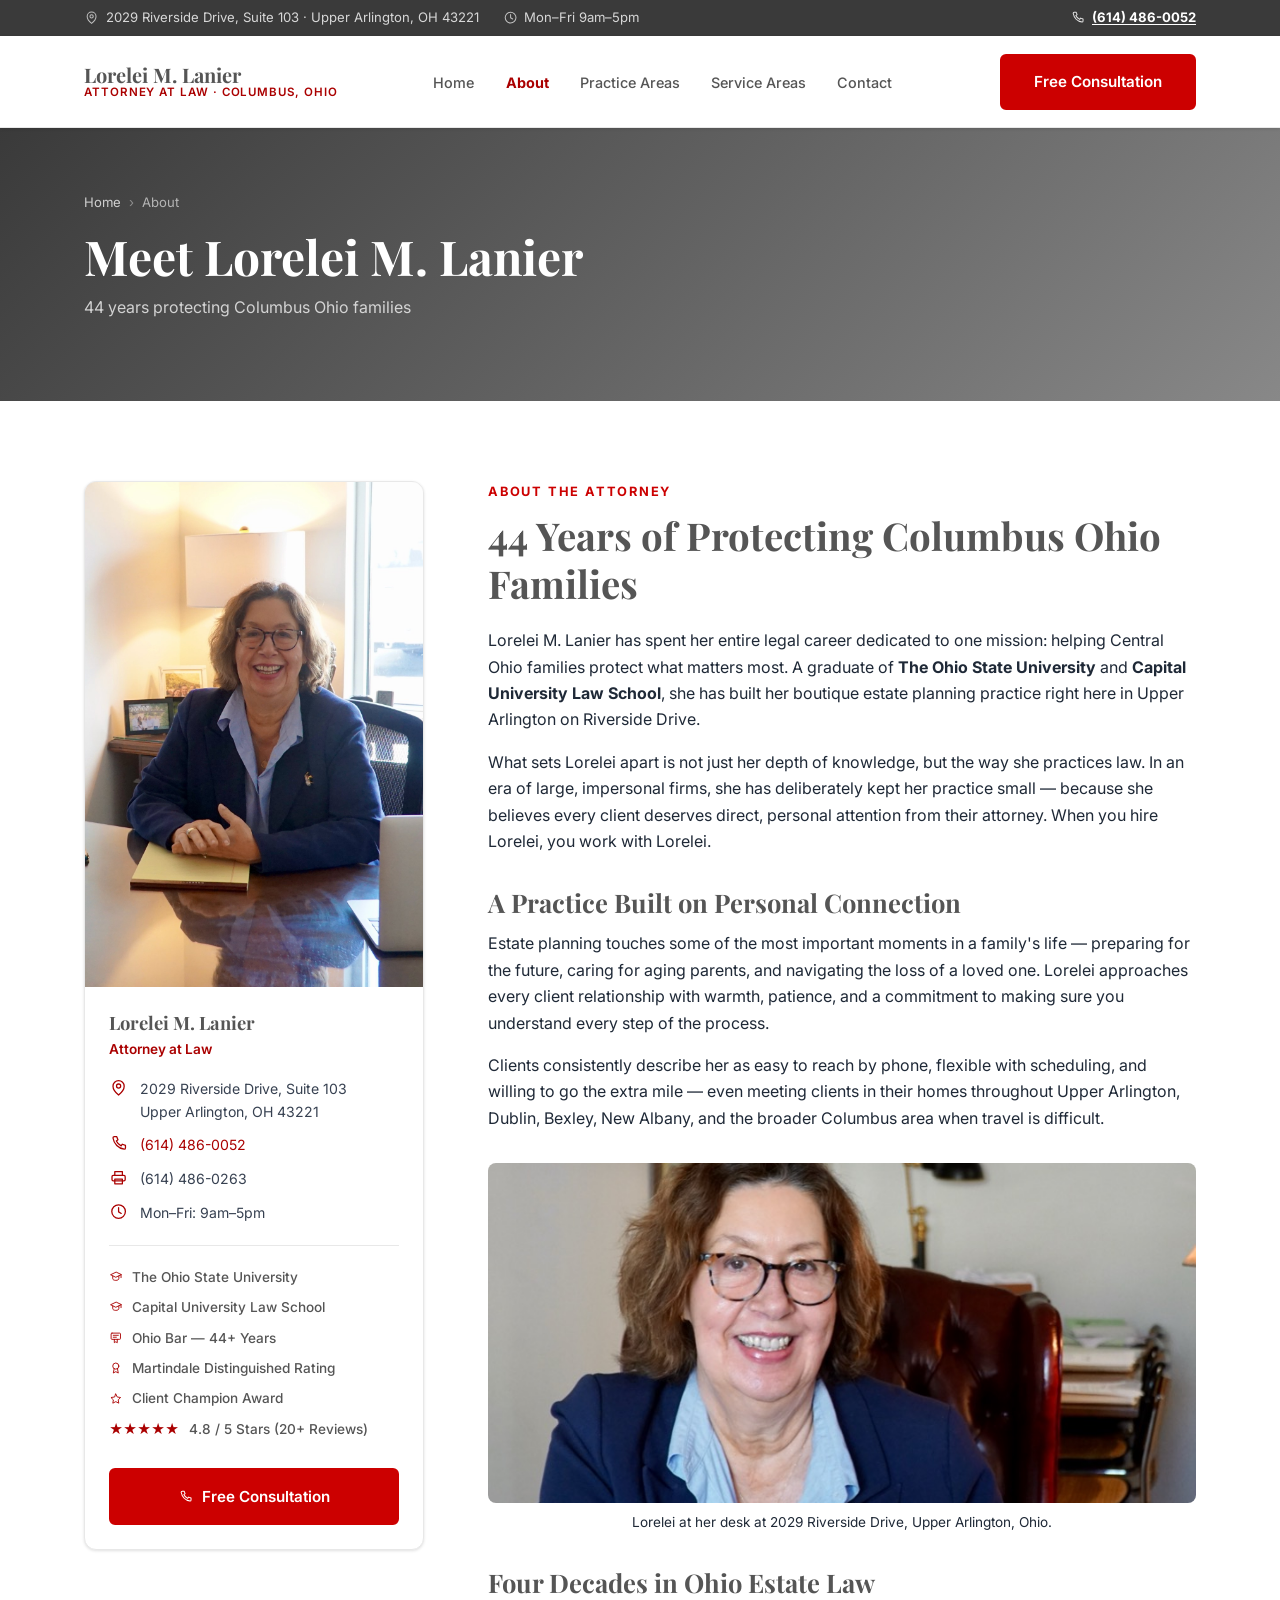
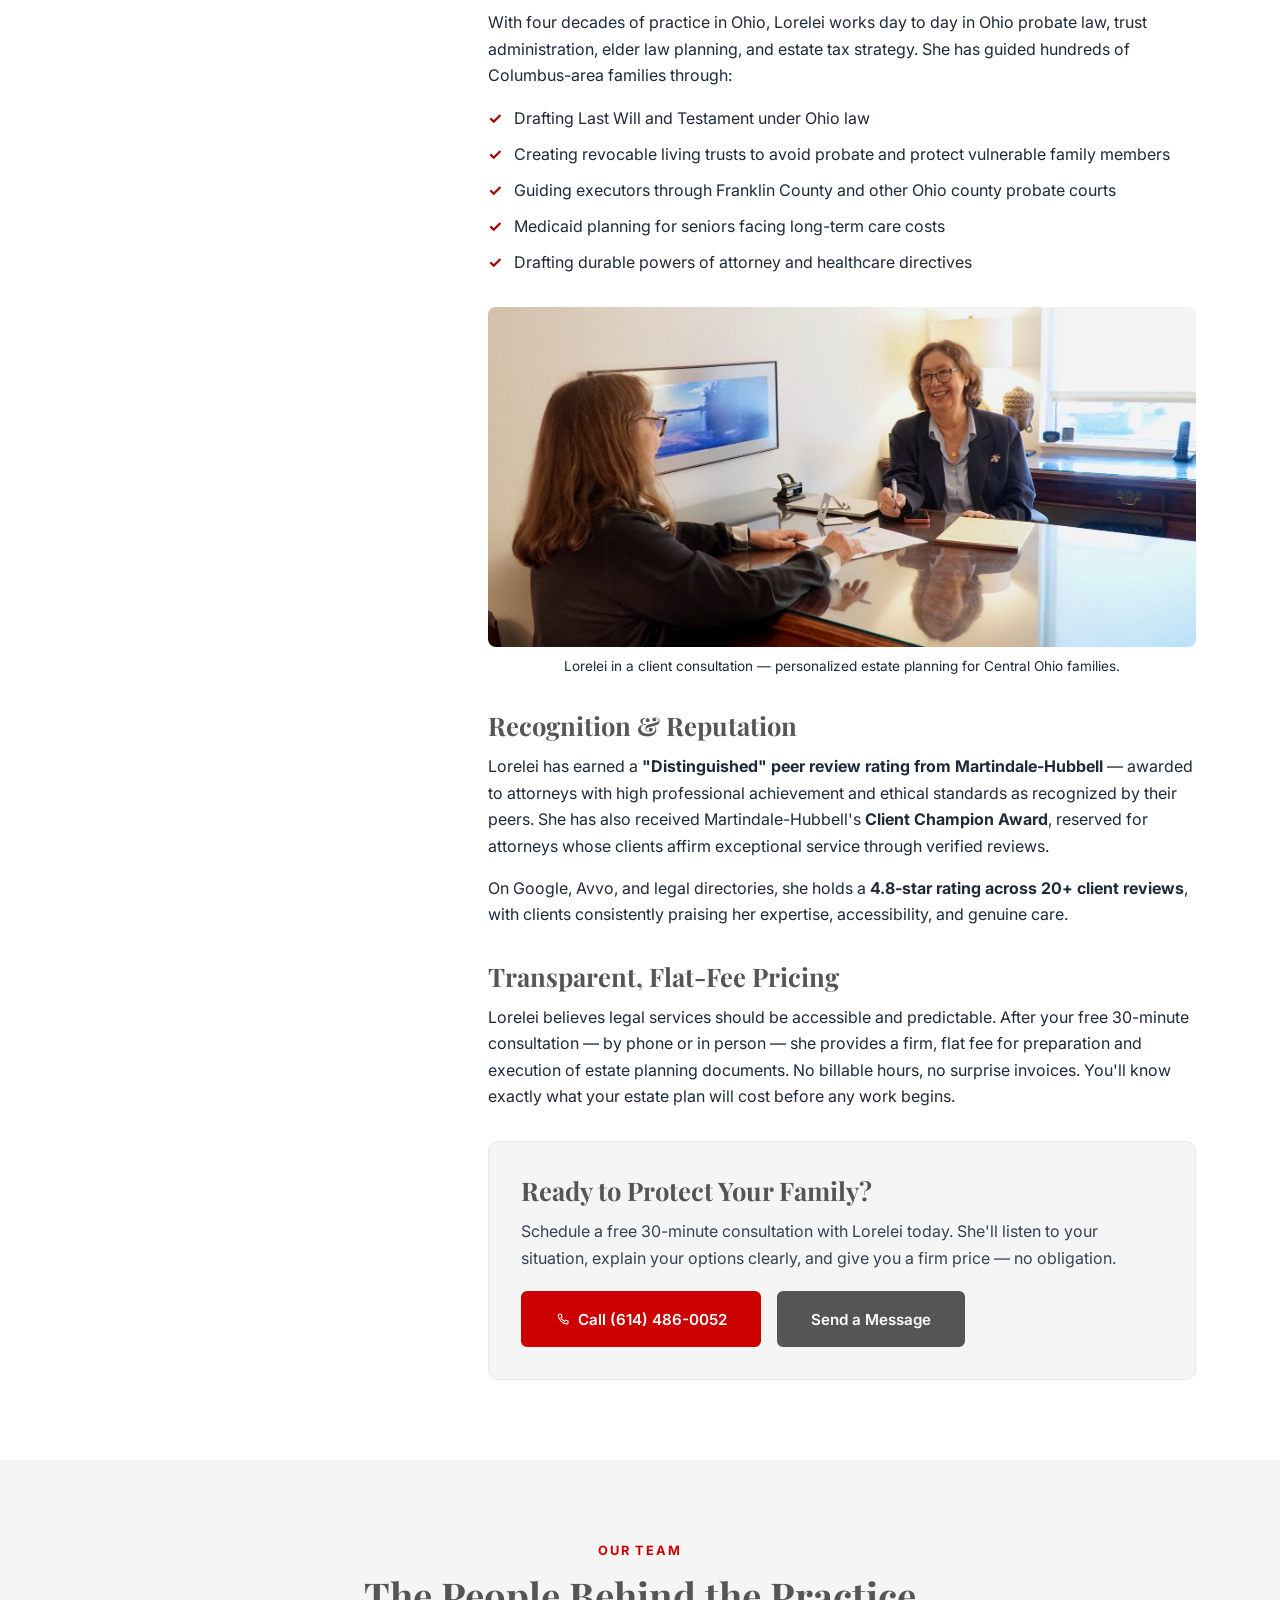
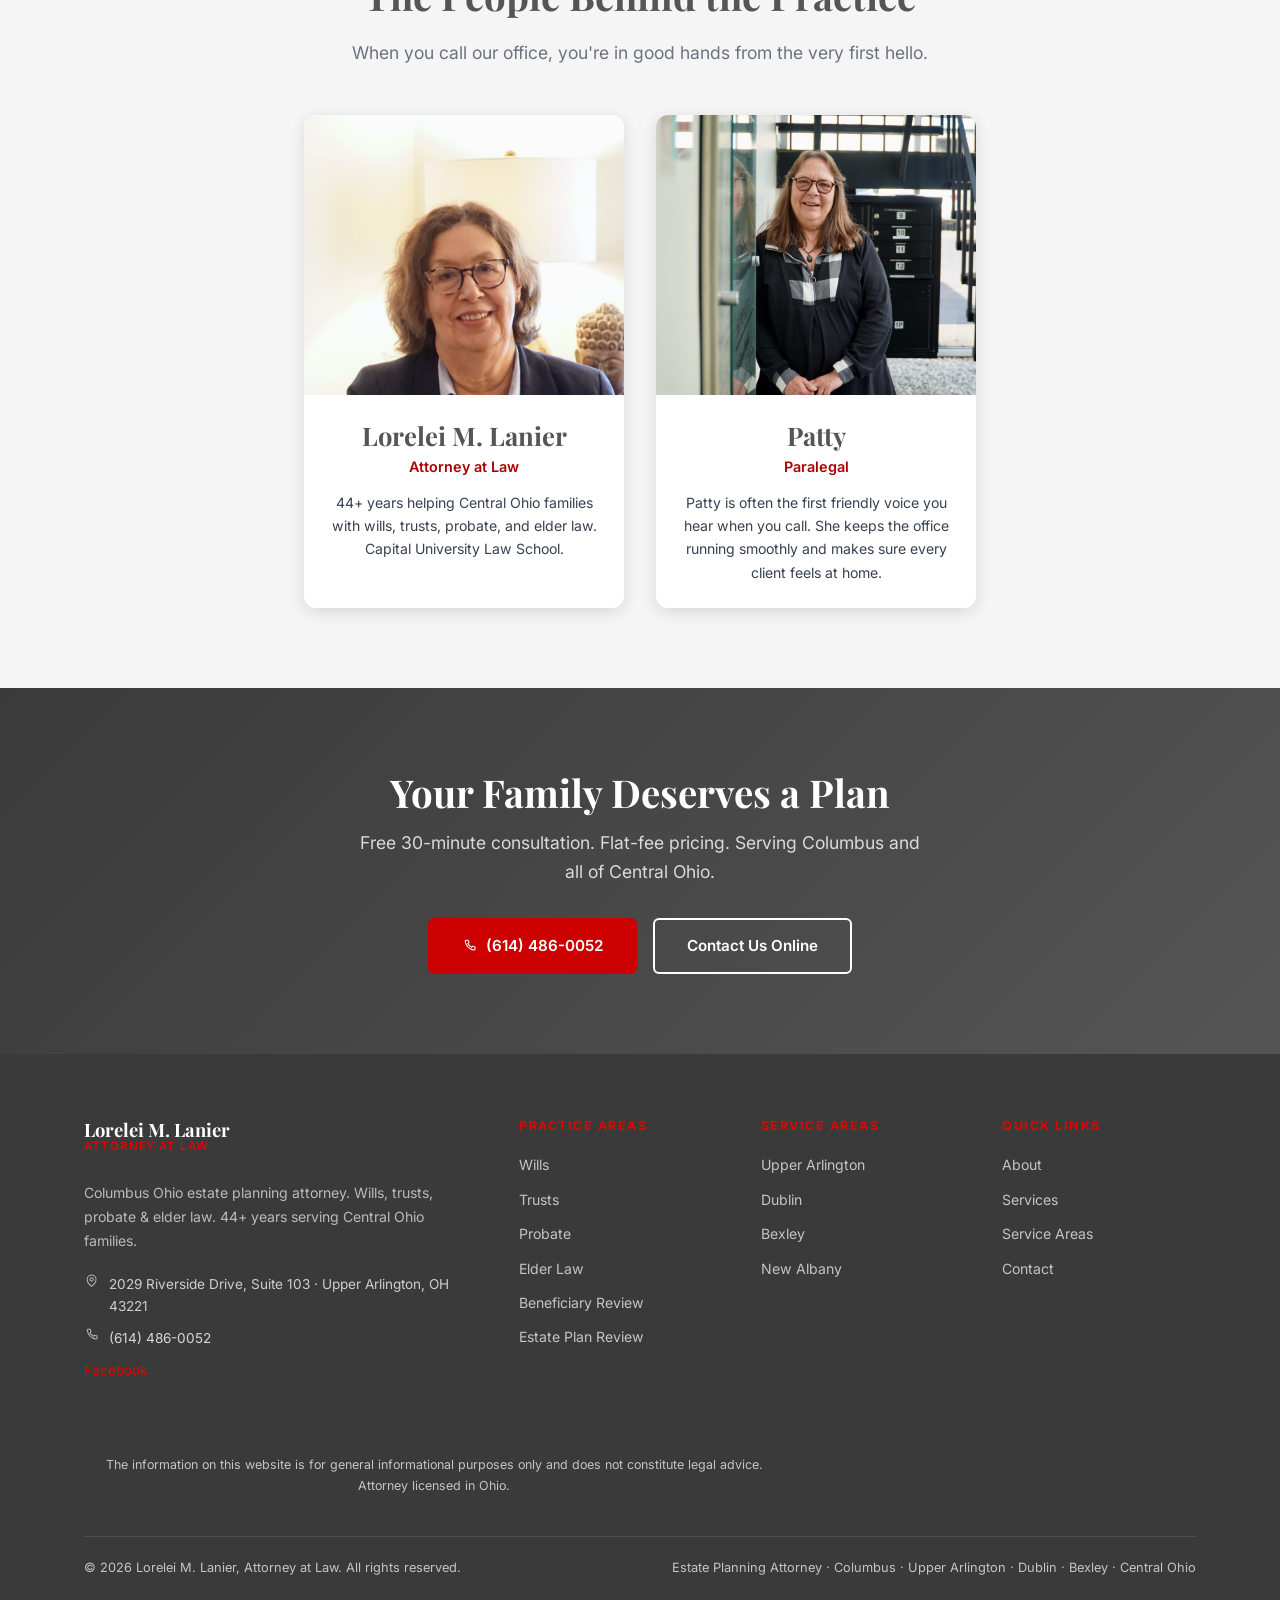
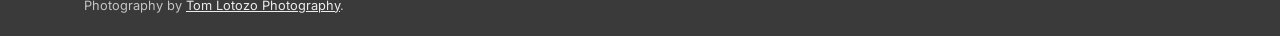
<file: about.html>
<!DOCTYPE html>
<html lang="en">
<head>
  <meta name="referrer" content="strict-origin-when-cross-origin">
  <meta http-equiv="Content-Security-Policy" content="base-uri 'self'; object-src 'none'; upgrade-insecure-requests">
  <meta charset="UTF-8">
  <meta name="google-site-verification" content="7qvclaixabrEIi8Ljbclsh3qMbZ9x8yK6zFvgZ43_2Q" />
  <meta name="viewport" content="width=device-width, initial-scale=1.0">

  <title>About Lorelei M. Lanier | Columbus Ohio Estate Planning Attorney | 44+ Years Experience</title>
  <meta name="description" content="Meet Lorelei M. Lanier: 44+ years in Ohio wills, trusts, probate & elder law. Capital University Law School graduate serving Central Ohio families.">
  <meta name="keywords" content="Lorelei Lanier attorney, Columbus Ohio estate planning attorney, estate planning lawyer Columbus Ohio, Upper Arlington attorney, estate planning attorney Columbus Ohio experience, trust attorney Columbus Ohio, probate attorney Columbus Ohio">

  <meta name="robots" content="index, follow, max-snippet:-1, max-image-preview:large, max-video-preview:-1">
  <link rel="canonical" href="https://loreleimlanierlaw.com/about.html">

  <meta property="og:type" content="profile">
  <meta property="og:title" content="About Lorelei M. Lanier | Columbus Ohio Estate Planning Attorney">
  <meta property="og:description" content="44+ years serving Columbus Ohio families with estate planning, wills, trusts, and probate. Licensed in Ohio. Capital University Law School.">
  <meta property="og:url" content="https://loreleimlanierlaw.com/about.html">
  <meta property="og:image" content="https://loreleimlanierlaw.com/assets/images/lorelei-lanier-portrait.jpg">
  <meta property="og:image:alt" content="Lorelei M. Lanier, estate planning attorney in Upper Arlington, Ohio">
  <link rel="alternate" hreflang="en-us" href="https://loreleimlanierlaw.com/about.html">

  <script type="application/ld+json">
  {
    "@context": "https://schema.org",
    "@type": "BreadcrumbList",
    "itemListElement": [
      {"@type": "ListItem", "position": 1, "name": "Home", "item": "https://loreleimlanierlaw.com/"},
      {"@type": "ListItem", "position": 2, "name": "About", "item": "https://loreleimlanierlaw.com/about.html"}
    ]
  }
  </script>

  <script type="application/ld+json">
  {
    "@context": "https://schema.org",
    "@type": "ProfilePage",
    "mainEntity": {
      "@type": ["Attorney", "Person"],
      "@id": "https://loreleimlanierlaw.com/#attorney",
      "name": "Lorelei M. Lanier",
      "givenName": "Lorelei",
      "familyName": "Lanier",
      "jobTitle": "Estate Planning Attorney",
      "description": "Columbus Ohio estate planning attorney with 44+ years of experience specializing in wills, trusts, probate, elder law and estate planning for Central Ohio families.",
      "image": [
        "https://loreleimlanierlaw.com/assets/images/lorelei-lanier-portrait.jpg",
        "https://loreleimlanierlaw.com/assets/images/lorelei-lanier-headshot.jpg",
        "https://loreleimlanierlaw.com/assets/images/lorelei-lanier-at-desk.jpg"
      ],
      "url": "https://loreleimlanierlaw.com/about.html",
      "telephone": "+16144860052",
      "address": {
        "@type": "PostalAddress",
        "streetAddress": "2029 Riverside Drive, Suite 103",
        "addressLocality": "Columbus",
        "addressRegion": "OH",
        "postalCode": "43221",
        "addressCountry": "US"
      },
      "worksFor": {
        "@type": "LegalService",
        "@id": "https://loreleimlanierlaw.com/#business",
        "name": "Lorelei M. Lanier, Attorney at Law",
        "url": "https://loreleimlanierlaw.com/"
      },
      "alumniOf": {"@type": "EducationalOrganization", "name": "Capital University Law School"},
      "hasCredential": {"@type": "EducationalOccupationalCredential", "name": "Juris Doctor (J.D.)"},
      "memberOf": {"@type": "Organization", "name": "Ohio State Bar Association"},
      "award": ["Martindale-Hubbell Distinguished Rating", "Client Champion Award"],
      "knowsAbout": ["Estate Planning", "Wills", "Trusts", "Probate Law", "Elder Law", "Ohio Law", "Medicaid Planning"],
      "areaServed": "Columbus, Ohio Metropolitan Area",
      "sameAs": [
        "https://www.avvo.com/attorneys/43221-oh-lorelei-lanier-495041.html",
        "https://lawyers.justia.com/lawyer/lorelei-lanier-451018",
        "https://www.facebook.com/p/Lorelei-M-Lanier-Attorney-at-Law-100043242319977/"
      ]
    }
  }
  </script>

  <link rel="preconnect" href="https://fonts.googleapis.com">
  <link rel="preconnect" href="https://fonts.gstatic.com" crossorigin>
  <link href="https://fonts.googleapis.com/css2?family=Playfair+Display:wght@400;600;700&family=Inter:wght@400;500;600;700&display=swap" rel="stylesheet">
  <link rel="stylesheet" href="css/style.css">
</head>
<body>


<!-- ICON SPRITE — monoline, 24px grid, inherits currentColor. See css/style.css .icon -->
<svg xmlns="http://www.w3.org/2000/svg" style="display:none" aria-hidden="true" focusable="false"><defs>
<symbol id="i-doc" viewBox="0 0 24 24"><path d="M14 2.75H7A1.75 1.75 0 0 0 5.25 4.5v15A1.75 1.75 0 0 0 7 21.25h10a1.75 1.75 0 0 0 1.75-1.75V7.5z"/><path d="M14 2.75V7.5h4.75"/><path d="M8.5 12.5h7M8.5 16h4.5"/></symbol>
<symbol id="i-house" viewBox="0 0 24 24"><path d="M3.5 10.5 12 3.75l8.5 6.75"/><path d="M5.75 9.25V20a.75.75 0 0 0 .75.75h11a.75.75 0 0 0 .75-.75V9.25"/><path d="M10 20.75v-5.5h4v5.5"/></symbol>
<symbol id="i-shield" viewBox="0 0 24 24"><path d="M12 2.75 4.75 5.6v5.9c0 4.4 3.05 8.3 7.25 9.75 4.2-1.45 7.25-5.35 7.25-9.75V5.6z"/><path d="M9.9 12.1v-1.4a2.1 2.1 0 0 1 4.2 0v1.4"/><rect x="9.1" y="12.1" width="5.8" height="4.4" rx="1"/></symbol>
<symbol id="i-scales" viewBox="0 0 24 24"><path d="M12 3.5v17M6.75 20.75h10.5M3.75 7.25h16.5"/><path d="M7 7.5 3.9 13.6h6.2z"/><path d="M17 7.5l-3.1 6.1h6.2z"/></symbol>
<symbol id="i-pen" viewBox="0 0 24 24"><path d="M4 20.25l1-4 11-11a2.12 2.12 0 0 1 3 3l-11 11z"/><path d="M14.5 6.5l3 3"/><path d="M4 20.25l4-1"/></symbol>
<symbol id="i-heart" viewBox="0 0 24 24"><path d="M12 20.25s-7.25-4.5-7.25-9.4A4.4 4.4 0 0 1 12 7.9a4.4 4.4 0 0 1 7.25 2.95c0 4.9-7.25 9.4-7.25 9.4Z"/></symbol>
<symbol id="i-umbrella" viewBox="0 0 24 24"><path d="M3 12.25a9 9 0 0 1 18 0z"/><path d="M12 3.25v1.05"/><path d="M12 12.25v6.4a2.1 2.1 0 0 1-4.2 0"/></symbol>
<symbol id="i-briefcase" viewBox="0 0 24 24"><rect x="3.25" y="7.25" width="17.5" height="12.5" rx="2"/><path d="M8.5 7.25V5.9A1.9 1.9 0 0 1 10.4 4h3.2a1.9 1.9 0 0 1 1.9 1.9v1.35"/><path d="M3.25 13h17.5"/></symbol>
<symbol id="i-people" viewBox="0 0 24 24"><circle cx="9" cy="8" r="3.25"/><path d="M3.4 19.75a5.6 5.6 0 0 1 11.2 0"/><path d="M15.9 5.4a3.25 3.25 0 0 1 0 5.2"/><path d="M17.4 19.75a5.6 5.6 0 0 0-2.4-4.6"/></symbol>
<symbol id="i-clipboard" viewBox="0 0 24 24"><path d="M9 4.75H7.4A1.65 1.65 0 0 0 5.75 6.4v13.6a1.65 1.65 0 0 0 1.65 1.65h9.2a1.65 1.65 0 0 0 1.65-1.65V6.4A1.65 1.65 0 0 0 16.6 4.75H15"/><rect x="9" y="2.75" width="6" height="4" rx="1.1"/><path d="M9.4 14.2l2.1 2.1 3.6-4.2"/></symbol>
<symbol id="i-medal" viewBox="0 0 24 24"><circle cx="12" cy="9" r="5.4"/><path d="M9.1 13.6 7.6 21.25 12 18.8l4.4 2.45-1.5-7.65"/></symbol>
<symbol id="i-star" viewBox="0 0 24 24"><path d="M12 3.6l2.62 5.3 5.88.86-4.25 4.14 1 5.85L12 17l-5.25 2.75 1-5.85L3.5 9.76l5.88-.86z"/></symbol>
<symbol id="i-cap" viewBox="0 0 24 24"><path d="M12 4 2.75 8.4 12 12.8l9.25-4.4z"/><path d="M6.6 10.6v4.9c0 1.55 2.42 2.8 5.4 2.8s5.4-1.25 5.4-2.8v-4.9"/><path d="M21.25 8.4v5.1"/></symbol>
<symbol id="i-certificate" viewBox="0 0 24 24"><rect x="3.75" y="3.75" width="16.5" height="11" rx="1.5"/><path d="M7.5 7.6h9M7.5 11h5.5"/><path d="M9.4 14.75v5.9l2.6-1.6 2.6 1.6v-5.9"/></symbol>
<symbol id="i-pin" viewBox="0 0 24 24"><path d="M12 21.25s7-5.7 7-11a7 7 0 1 0-14 0c0 5.3 7 11 7 11Z"/><circle cx="12" cy="10.1" r="2.6"/></symbol>
<symbol id="i-phone" viewBox="0 0 24 24"><path d="M6.6 3.4h3.1l1.5 3.9-2 1.5a12.2 12.2 0 0 0 6 6l1.5-2 3.9 1.5v3.1a1.6 1.6 0 0 1-1.6 1.6A16.7 16.7 0 0 1 5 5 1.6 1.6 0 0 1 6.6 3.4Z"/></symbol>
<symbol id="i-fax" viewBox="0 0 24 24"><path d="M7.25 9.25V4.5h9.5v4.75"/><rect x="3.75" y="9.25" width="16.5" height="6.75" rx="1.6"/><path d="M7.25 14h9.5v5.75h-9.5z"/></symbol>
<symbol id="i-clock" viewBox="0 0 24 24"><circle cx="12" cy="12" r="8.5"/><path d="M12 7.1v5.2l3.3 2"/></symbol>
<symbol id="i-coins" viewBox="0 0 24 24"><ellipse cx="12" cy="6.4" rx="6.75" ry="2.7"/><path d="M5.25 6.4v5.2c0 1.5 3.02 2.7 6.75 2.7s6.75-1.2 6.75-2.7V6.4"/><path d="M5.25 11.6v5.2c0 1.5 3.02 2.7 6.75 2.7s6.75-1.2 6.75-2.7v-5.2"/></symbol>
<symbol id="i-lock" viewBox="0 0 24 24"><rect x="4.75" y="10.4" width="14.5" height="9.85" rx="1.8"/><path d="M8.3 10.4V7.6a3.7 3.7 0 0 1 7.4 0v2.8"/></symbol>
<symbol id="i-chart" viewBox="0 0 24 24"><path d="M4 20.25h16.25"/><path d="M7.1 20.25v-6.1M12 20.25V6.6M16.9 20.25v-8.9"/></symbol>
<symbol id="i-calendar" viewBox="0 0 24 24"><rect x="3.75" y="5.4" width="16.5" height="15" rx="1.8"/><path d="M3.75 10.1h16.5M8.4 3.5v3.7M15.6 3.5v3.7"/></symbol>
<symbol id="i-refresh" viewBox="0 0 24 24"><path d="M20 12a8 8 0 0 1-13.7 5.6M4 12a8 8 0 0 1 13.7-5.6"/><path d="M17.7 2.9v3.5h-3.5M6.3 21.1v-3.5h3.5"/></symbol>
<symbol id="i-bank" viewBox="0 0 24 24"><path d="M3.25 9.4 12 4.25l8.75 5.15"/><path d="M5.4 9.75v8.1M10 9.75v8.1M14 9.75v8.1M18.6 9.75v8.1"/><path d="M3.5 20.25h17"/></symbol>
<symbol id="i-handshake" viewBox="0 0 24 24"><path d="M8.5 12.2 11 9.7a1.7 1.7 0 0 1 2.4 0l4.6 4.6"/><path d="M2.75 8.6 6.4 5.5l4.1 1.4"/><path d="M21.25 8.6 17.6 5.5l-4 1.4"/><path d="M6.4 14.6 9 17.2a1.7 1.7 0 0 0 2.4 0"/><path d="M13.4 18.5a1.7 1.7 0 0 0 2.4 0l2.2-2.2"/></symbol>
<symbol id="i-baby" viewBox="0 0 24 24"><circle cx="12" cy="8.4" r="5"/><path d="M10.2 8h.01M13.8 8h.01"/><path d="M10.4 10.6a2.4 2.4 0 0 0 3.2 0"/><path d="M6.6 14.6a8 8 0 0 0 10.8 0"/><path d="M12 16.6v4.1"/></symbol>
<symbol id="i-warning" viewBox="0 0 24 24"><path d="M12 3.9 2.9 19.6h18.2z"/><path d="M12 9.8v4.3M12 17.2h.01"/></symbol>
</defs></svg>
  <div class="top-bar">
    <div class="container">
      <div class="top-bar-meta">
        <span class="top-bar-item"><svg class="icon" aria-hidden="true"><use href="#i-pin"></use></svg> 2029 Riverside Drive, Suite 103 · Upper Arlington, OH 43221</span>
        <span class="top-bar-item"><svg class="icon" aria-hidden="true"><use href="#i-clock"></use></svg> Mon–Fri 9am–5pm</span>
      </div>
      <div><a href="tel:+16144860052" class="top-bar-item" style="font-weight:700;"><svg class="icon" aria-hidden="true"><use href="#i-phone"></use></svg> (614) 486-0052</a></div>
    </div>
  </div>

  <header class="site-header" role="banner">
    <div class="header-inner">
      <a href="index.html" class="logo">
        <span class="logo-name">Lorelei M. Lanier</span>
        <span class="logo-tagline">Attorney at Law · Columbus, Ohio</span>
      </a>
      <nav aria-label="Main navigation">
        <ul class="nav-links">
          <li><a href="index.html">Home</a></li>
          <li><a href="about.html" class="active">About</a></li>
          <li><a href="practice-areas.html">Practice Areas</a></li>
          <li><a href="service-areas.html">Service Areas</a></li>
          <li><a href="contact.html">Contact</a></li>
        </ul>
      </nav>
      <a href="tel:+16144860052" class="btn btn-primary nav-cta">Free Consultation</a>
      <button class="hamburger" aria-label="Open navigation" aria-expanded="false">
        <span></span><span></span><span></span>
      </button>
    </div>
  </header>

  <!-- PAGE HERO -->
  <section class="page-hero">
    <div class="container">
      <nav class="breadcrumb" aria-label="Breadcrumb">
        <a href="index.html">Home</a>
        <span class="sep">›</span>
        <span>About</span>
      </nav>
      <h1>Meet Lorelei M. Lanier</h1>
      <p>44 years protecting Columbus Ohio families</p>
    </div>
  </section>

  <!-- ABOUT CONTENT -->
  <section class="section">
    <div class="container">
      <div class="about-grid">

        <!-- Sidebar -->
        <aside class="about-sidebar-card" aria-label="Attorney profile">
          <div class="sidebar-photo">
            <img src="assets/images/lorelei-lanier-headshot.jpg" width="1069" height="1600" alt="Lorelei M. Lanier, estate planning attorney in Columbus Ohio" style="width:100%;display:block;border-radius:8px 8px 0 0;object-fit:cover;">
          </div>
          <div class="sidebar-info">
            <h3>Lorelei M. Lanier</h3>
            <p class="title">Attorney at Law</p>
            <div class="info-row"><span class="info-icon"><svg class="icon" aria-hidden="true"><use href="#i-pin"></use></svg></span><span>2029 Riverside Drive, Suite 103<br>Upper Arlington, OH 43221</span></div>
            <div class="info-row"><span class="info-icon"><svg class="icon" aria-hidden="true"><use href="#i-phone"></use></svg></span><a href="tel:+16144860052">(614) 486-0052</a></div>
            <div class="info-row"><span class="info-icon"><svg class="icon" aria-hidden="true"><use href="#i-fax"></use></svg></span><span>(614) 486-0263</span></div>
            <div class="info-row"><span class="info-icon"><svg class="icon" aria-hidden="true"><use href="#i-clock"></use></svg></span><span>Mon–Fri: 9am–5pm</span></div>
            <div class="credentials-list">
              <div class="credential"><span class="badge"><svg class="icon" aria-hidden="true"><use href="#i-cap"></use></svg></span> The Ohio State University</div>
              <div class="credential"><span class="badge"><svg class="icon" aria-hidden="true"><use href="#i-cap"></use></svg></span> Capital University Law School</div>
              <div class="credential"><span class="badge"><svg class="icon" aria-hidden="true"><use href="#i-certificate"></use></svg></span> Ohio Bar — 44+ Years</div>
              <div class="credential"><span class="badge"><svg class="icon" aria-hidden="true"><use href="#i-medal"></use></svg></span> Martindale Distinguished Rating</div>
              <div class="credential"><span class="badge"><svg class="icon" aria-hidden="true"><use href="#i-star"></use></svg></span> Client Champion Award</div>
              <div class="credential"><span class="badge">★★★★★</span> 4.8 / 5 Stars (20+ Reviews)</div>
            </div>
            <a href="tel:+16144860052" class="btn btn-primary" style="width:100%;justify-content:center;margin-top:1.25rem;"><svg class="icon" aria-hidden="true"><use href="#i-phone"></use></svg> Free Consultation</a>
          </div>
        </aside>

        <!-- Main bio -->
        <main>
          <p class="section-label">About the Attorney</p>
          <h2 style="margin-bottom:1.25rem;">44 Years of Protecting Columbus Ohio Families</h2>

          <p>
            Lorelei M. Lanier has spent her entire legal career dedicated to one mission:
            helping Central Ohio families protect what matters most. A graduate of <strong>The Ohio State University</strong>
            and <strong>Capital University Law School</strong>, she has built her boutique estate planning practice
            right here in Upper Arlington on Riverside Drive.
          </p>

          <p>
            What sets Lorelei apart is not just her depth of knowledge, but the way she practices law.
            In an era of large, impersonal firms, she has deliberately kept her practice small —
            because she believes every client deserves direct, personal attention from their attorney.
            When you hire Lorelei, you work with Lorelei.
          </p>

          <h3 style="margin:2rem 0 .75rem;">A Practice Built on Personal Connection</h3>
          <p>
            Estate planning touches some of the most important moments in a family's life — preparing for the future,
            caring for aging parents, and navigating the loss of a loved one. Lorelei approaches every client
            relationship with warmth, patience, and a commitment to making sure you understand every step of the process.
          </p>
          <p>
            Clients consistently describe her as easy to reach by phone, flexible with scheduling, and willing
            to go the extra mile — even meeting clients in their homes throughout Upper Arlington, Dublin,
            Bexley, New Albany, and the broader Columbus area when travel is difficult.
          </p>

          <figure style="margin:2rem 0;">
            <img src="assets/images/lorelei-lanier-at-desk.jpg" width="800" height="1200" alt="Lorelei M. Lanier reviewing estate planning documents at her desk — Upper Arlington, Ohio attorney" style="width:100%;border-radius:8px;object-fit:cover;max-height:340px;">
            <figcaption style="font-size:.85rem;color:var(--gray-600);margin-top:.5rem;text-align:center;">Lorelei at her desk at 2029 Riverside Drive, Upper Arlington, Ohio.</figcaption>
          </figure>

          <h3 style="margin:2rem 0 .75rem;">Four Decades in Ohio Estate Law</h3>
          <p>
            With four decades of practice in Ohio, Lorelei works day to day in Ohio probate law,
            trust administration, elder law planning, and estate tax strategy. She has guided hundreds of
            Columbus-area families through:
          </p>
          <ul style="margin-bottom:1.25rem;padding-left:0;list-style:none;">
            <li style="display:flex;gap:.75rem;margin-bottom:.6rem;align-items:flex-start;"><span style="color:var(--gold-dark);font-weight:700;flex-shrink:0;">✓</span> <span>Drafting Last Will and Testament under Ohio law</span></li>
            <li style="display:flex;gap:.75rem;margin-bottom:.6rem;align-items:flex-start;"><span style="color:var(--gold-dark);font-weight:700;flex-shrink:0;">✓</span> <span>Creating revocable living trusts to avoid probate and protect vulnerable family members</span></li>
            <li style="display:flex;gap:.75rem;margin-bottom:.6rem;align-items:flex-start;"><span style="color:var(--gold-dark);font-weight:700;flex-shrink:0;">✓</span> <span>Guiding executors through Franklin County and other Ohio county probate courts</span></li>
            <li style="display:flex;gap:.75rem;margin-bottom:.6rem;align-items:flex-start;"><span style="color:var(--gold-dark);font-weight:700;flex-shrink:0;">✓</span> <span>Medicaid planning for seniors facing long-term care costs</span></li>
            <li style="display:flex;gap:.75rem;margin-bottom:.6rem;align-items:flex-start;"><span style="color:var(--gold-dark);font-weight:700;flex-shrink:0;">✓</span> <span>Drafting durable powers of attorney and healthcare directives</span></li>
          </ul>

          <figure style="margin:2rem 0;">
            <img src="assets/images/lorelei-lanier-client-consultation.jpg" width="1600" height="1067" alt="Lorelei M. Lanier meeting with a client at her estate planning law office in Upper Arlington, Ohio" style="width:100%;border-radius:8px;object-fit:cover;max-height:340px;">
            <figcaption style="font-size:.85rem;color:var(--gray-600);margin-top:.5rem;text-align:center;">Lorelei in a client consultation — personalized estate planning for Central Ohio families.</figcaption>
          </figure>

          <h3 style="margin:2rem 0 .75rem;">Recognition &amp; Reputation</h3>
          <p>
            Lorelei has earned a <strong>"Distinguished" peer review rating from Martindale-Hubbell</strong> —
            awarded to attorneys with high professional achievement and ethical standards as recognized by their peers.
            She has also received Martindale-Hubbell's <strong>Client Champion Award</strong>, reserved for attorneys
            whose clients affirm exceptional service through verified reviews.
          </p>
          <p>
            On Google, Avvo, and legal directories, she holds a <strong>4.8-star rating across 20+ client reviews</strong>,
            with clients consistently praising her expertise, accessibility, and genuine care.
          </p>

          <h3 style="margin:2rem 0 .75rem;">Transparent, Flat-Fee Pricing</h3>
          <p>
            Lorelei believes legal services should be accessible and predictable. After your free 30-minute
            consultation — by phone or in person — she provides a firm, flat fee for preparation and execution of estate planning documents. No billable hours,
            no surprise invoices. You'll know exactly what your estate plan will cost before any work begins.
          </p>

          <div style="background:var(--cream);border-radius:10px;padding:2rem;border:1px solid var(--gray-200);margin-top:2rem;">
            <h3 style="margin-bottom:.75rem;">Ready to Protect Your Family?</h3>
            <p style="margin-bottom:1.25rem;color:var(--gray-700);">
              Schedule a free 30-minute consultation with Lorelei today. She'll listen to your situation,
              explain your options clearly, and give you a firm price — no obligation.
            </p>
            <div style="display:flex;gap:1rem;flex-wrap:wrap;">
              <a href="tel:+16144860052" class="btn btn-primary"><svg class="icon" aria-hidden="true"><use href="#i-phone"></use></svg> Call (614) 486-0052</a>
              <a href="contact.html" class="btn btn-navy">Send a Message</a>
            </div>
          </div>
        </main>

      </div>
    </div>
  </section>

  <!-- MEET THE TEAM -->
  <section class="section section--cream" aria-labelledby="team-heading">
    <div class="container">
      <div class="text-center" style="margin-bottom:2.5rem;">
        <p class="section-label">Our Team</p>
        <h2 id="team-heading" class="section-title">The People Behind the Practice</h2>
        <p class="section-subtitle">When you call our office, you're in good hands from the very first hello.</p>
      </div>
      <div style="display:flex;gap:2rem;flex-wrap:wrap;justify-content:center;">

        <!-- Lorelei -->
        <div style="background:var(--white);border-radius:12px;box-shadow:var(--shadow-md);overflow:hidden;max-width:320px;width:100%;text-align:center;">
          <img src="assets/images/lorelei-lanier-portrait.jpg" width="801" height="1200" alt="Lorelei M. Lanier, estate planning attorney in Upper Arlington, Ohio" style="width:100%;height:280px;object-fit:cover;object-position:top;" loading="lazy">
          <div style="padding:1.5rem;">
            <h3 style="margin-bottom:.25rem;">Lorelei M. Lanier</h3>
            <p style="color:var(--gold-dark);font-weight:600;font-size:.9rem;margin-bottom:.75rem;">Attorney at Law</p>
            <p style="font-size:.88rem;color:var(--gray-700);margin:0;">44+ years helping Central Ohio families with wills, trusts, probate, and elder law. Capital University Law School.</p>
          </div>
        </div>

        <!-- Patty -->
        <div style="background:var(--white);border-radius:12px;box-shadow:var(--shadow-md);overflow:hidden;max-width:320px;width:100%;text-align:center;">
          <img src="assets/images/patty-legal-assistant.jpg" width="1200" height="801" alt="Patty, paralegal at Lorelei M. Lanier Attorney at Law in Upper Arlington, Ohio" style="width:100%;height:280px;object-fit:cover;object-position:top;" loading="lazy">
          <div style="padding:1.5rem;">
            <h3 style="margin-bottom:.25rem;">Patty</h3>
            <p style="color:var(--gold-dark);font-weight:600;font-size:.9rem;margin-bottom:.75rem;">Paralegal</p>
            <p style="font-size:.88rem;color:var(--gray-700);margin:0;">Patty is often the first friendly voice you hear when you call. She keeps the office running smoothly and makes sure every client feels at home.</p>
          </div>
        </div>

      </div>
    </div>
  </section>

  <!-- CTA BANNER -->
  <section class="cta-banner">
    <div class="container">
      <h2>Your Family Deserves a Plan</h2>
      <p>Free 30-minute consultation. Flat-fee pricing. Serving Columbus and all of Central Ohio.</p>
      <div class="btn-group">
        <a href="tel:+16144860052" class="btn btn-primary"><svg class="icon" aria-hidden="true"><use href="#i-phone"></use></svg> (614) 486-0052</a>
        <a href="contact.html" class="btn btn-outline">Contact Us Online</a>
      </div>
    </div>
  </section>

  <footer class="site-footer" role="contentinfo">
    <div class="container">
      <div class="footer-grid">
        <div class="footer-brand">
          <a href="index.html" class="logo" style="margin-bottom:.75rem;display:inline-flex;">
            <span class="logo-name">Lorelei M. Lanier</span>
            <span class="logo-tagline">Attorney at Law</span>
          </a>
          <p>Columbus Ohio estate planning attorney. Wills, trusts, probate & elder law. 44+ years serving Central Ohio families.</p>
          <div style="margin-top:1.25rem;">
            <div class="footer-contact-item"><svg class="icon" aria-hidden="true"><use href="#i-pin"></use></svg> <span>2029 Riverside Drive, Suite 103 · Upper Arlington, OH 43221</span></div>
            <div class="footer-contact-item"><svg class="icon" aria-hidden="true"><use href="#i-phone"></use></svg> <a href="tel:+16144860052">(614) 486-0052</a></div>
            <div class="footer-contact-item" style="margin-top:.5rem;"><a href="https://www.facebook.com/p/Lorelei-M-Lanier-Attorney-at-Law-100043242319977/" target="_blank" rel="noopener" style="color:var(--gold-light);text-decoration:none;">Facebook</a></div>
          </div>
        </div>
        <div class="footer-col">
          <h4>Practice Areas</h4>
          <ul class="footer-links">
            <li><a href="practice-areas.html#wills">Wills</a></li>
            <li><a href="practice-areas.html#trusts">Trusts</a></li>
            <li><a href="practice-areas.html#probate">Probate</a></li>
            <li><a href="practice-areas.html#elder">Elder Law</a></li>
            <li><a href="practice-areas.html#beneficiary-review">Beneficiary Review</a></li>
            <li><a href="practice-areas.html#estate-plan-review">Estate Plan Review</a></li>
          </ul>
        </div>
        <div class="footer-col">
          <h4>Service Areas</h4>
          <ul class="footer-links">
            <li><a href="service-areas.html#upper-arlington">Upper Arlington</a></li>
            <li><a href="service-areas.html#dublin">Dublin</a></li>
            <li><a href="service-areas.html#bexley">Bexley</a></li>
            <li><a href="service-areas.html#new-albany">New Albany</a></li>
          </ul>
        </div>
        <div class="footer-col">
          <h4>Quick Links</h4>
          <ul class="footer-links">
            <li><a href="about.html">About</a></li>
            <li><a href="practice-areas.html">Services</a></li>
            <li><a href="service-areas.html">Service Areas</a></li>
            <li><a href="contact.html">Contact</a></li>
          </ul>
        </div>
      </div>
      <p class="footer-disclaimer">The information on this website is for general informational purposes only and does not constitute legal advice. Attorney licensed in Ohio.</p>
      <div class="footer-bottom">
        <p>© <span id="year"></span> Lorelei M. Lanier, Attorney at Law. All rights reserved.</p>
        <p>Estate Planning Attorney · Columbus · Upper Arlington · Dublin · Bexley · Central Ohio</p>
        <p class="footer-credit">Photography by <a href="https://josephalotozo.com/tom/" target="_blank" rel="noopener">Tom Lotozo Photography</a>.</p>
      </div>
    </div>
  </footer>

  <div class="mobile-cta-bar">
    <a href="tel:+16144860052" class="btn btn-primary" style="flex:1;justify-content:center;"><svg class="icon" aria-hidden="true"><use href="#i-phone"></use></svg> Call Now</a>
    <a href="contact.html" class="btn btn-outline" style="flex:1;justify-content:center;">Message Us</a>
  </div>

  <script src="js/main.js"></script>
  <script>document.getElementById('year').textContent = new Date().getFullYear();</script>
</body>
</html>
</file>
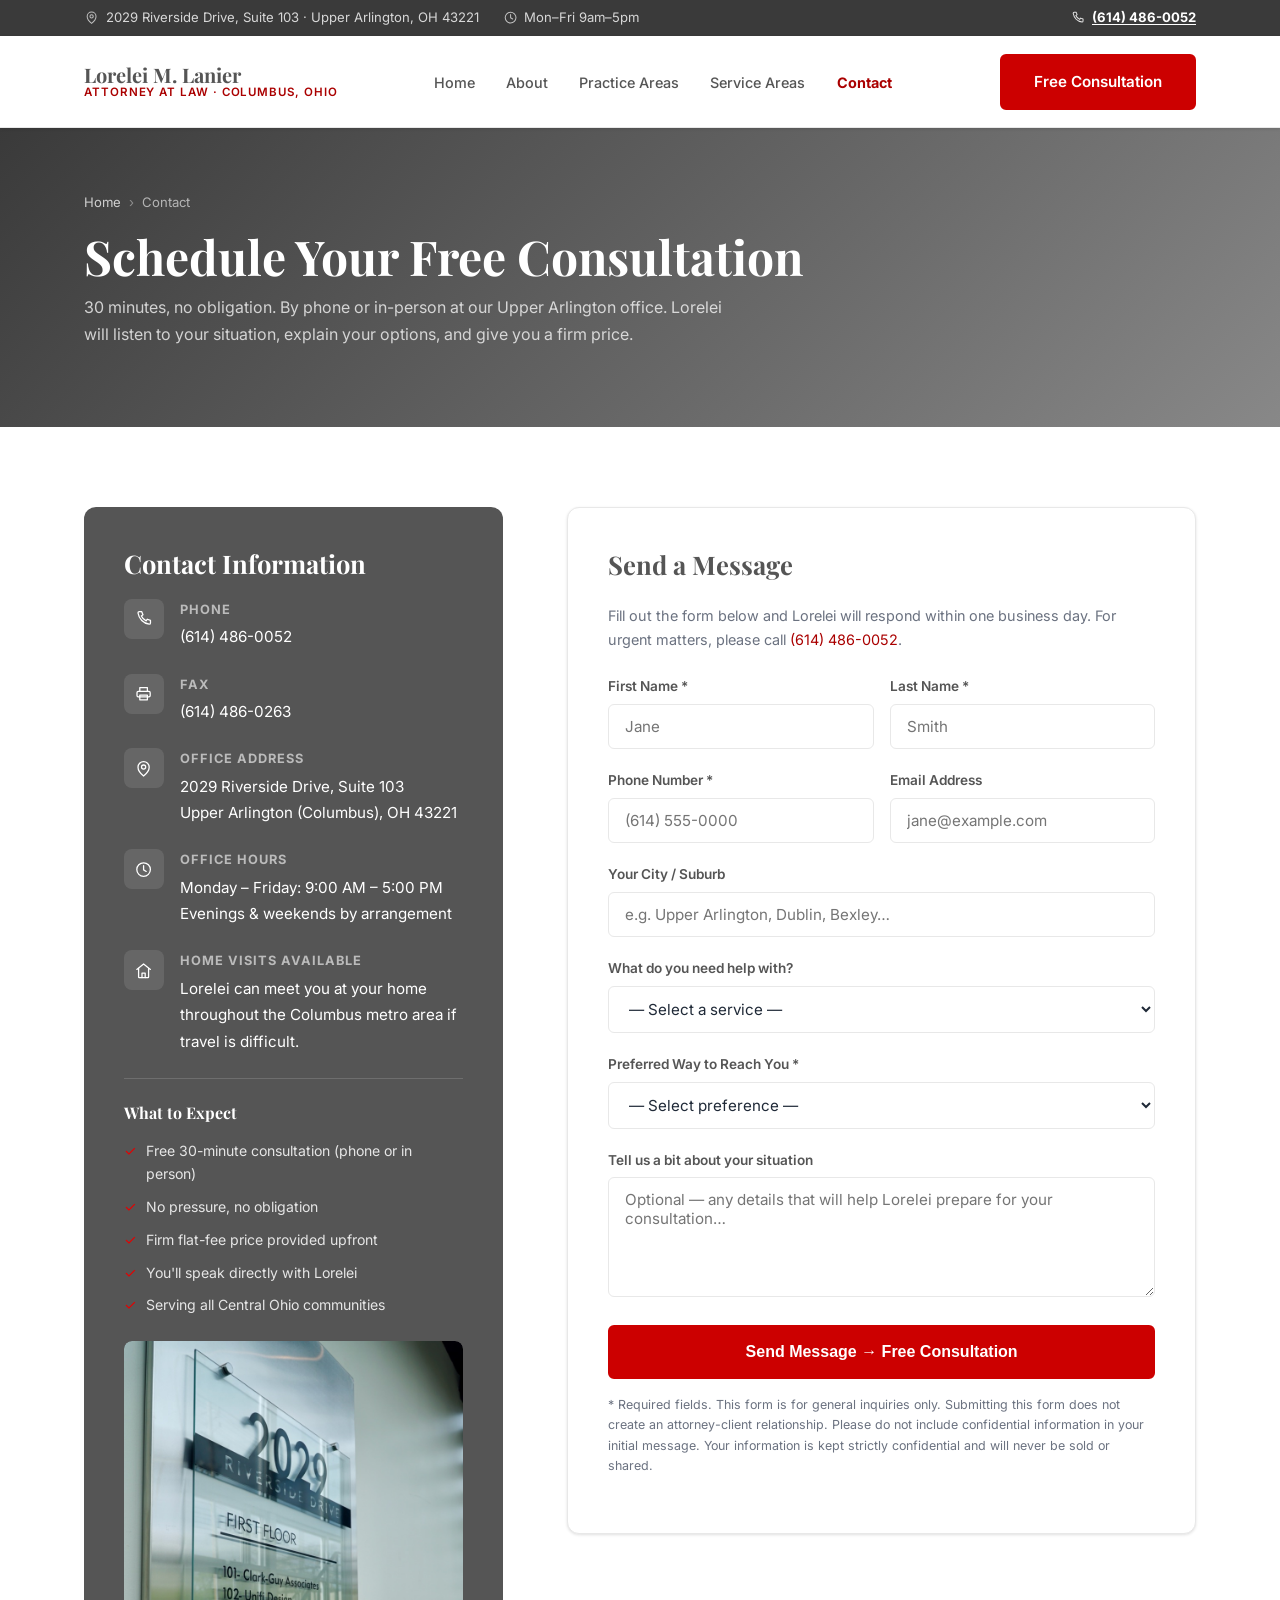
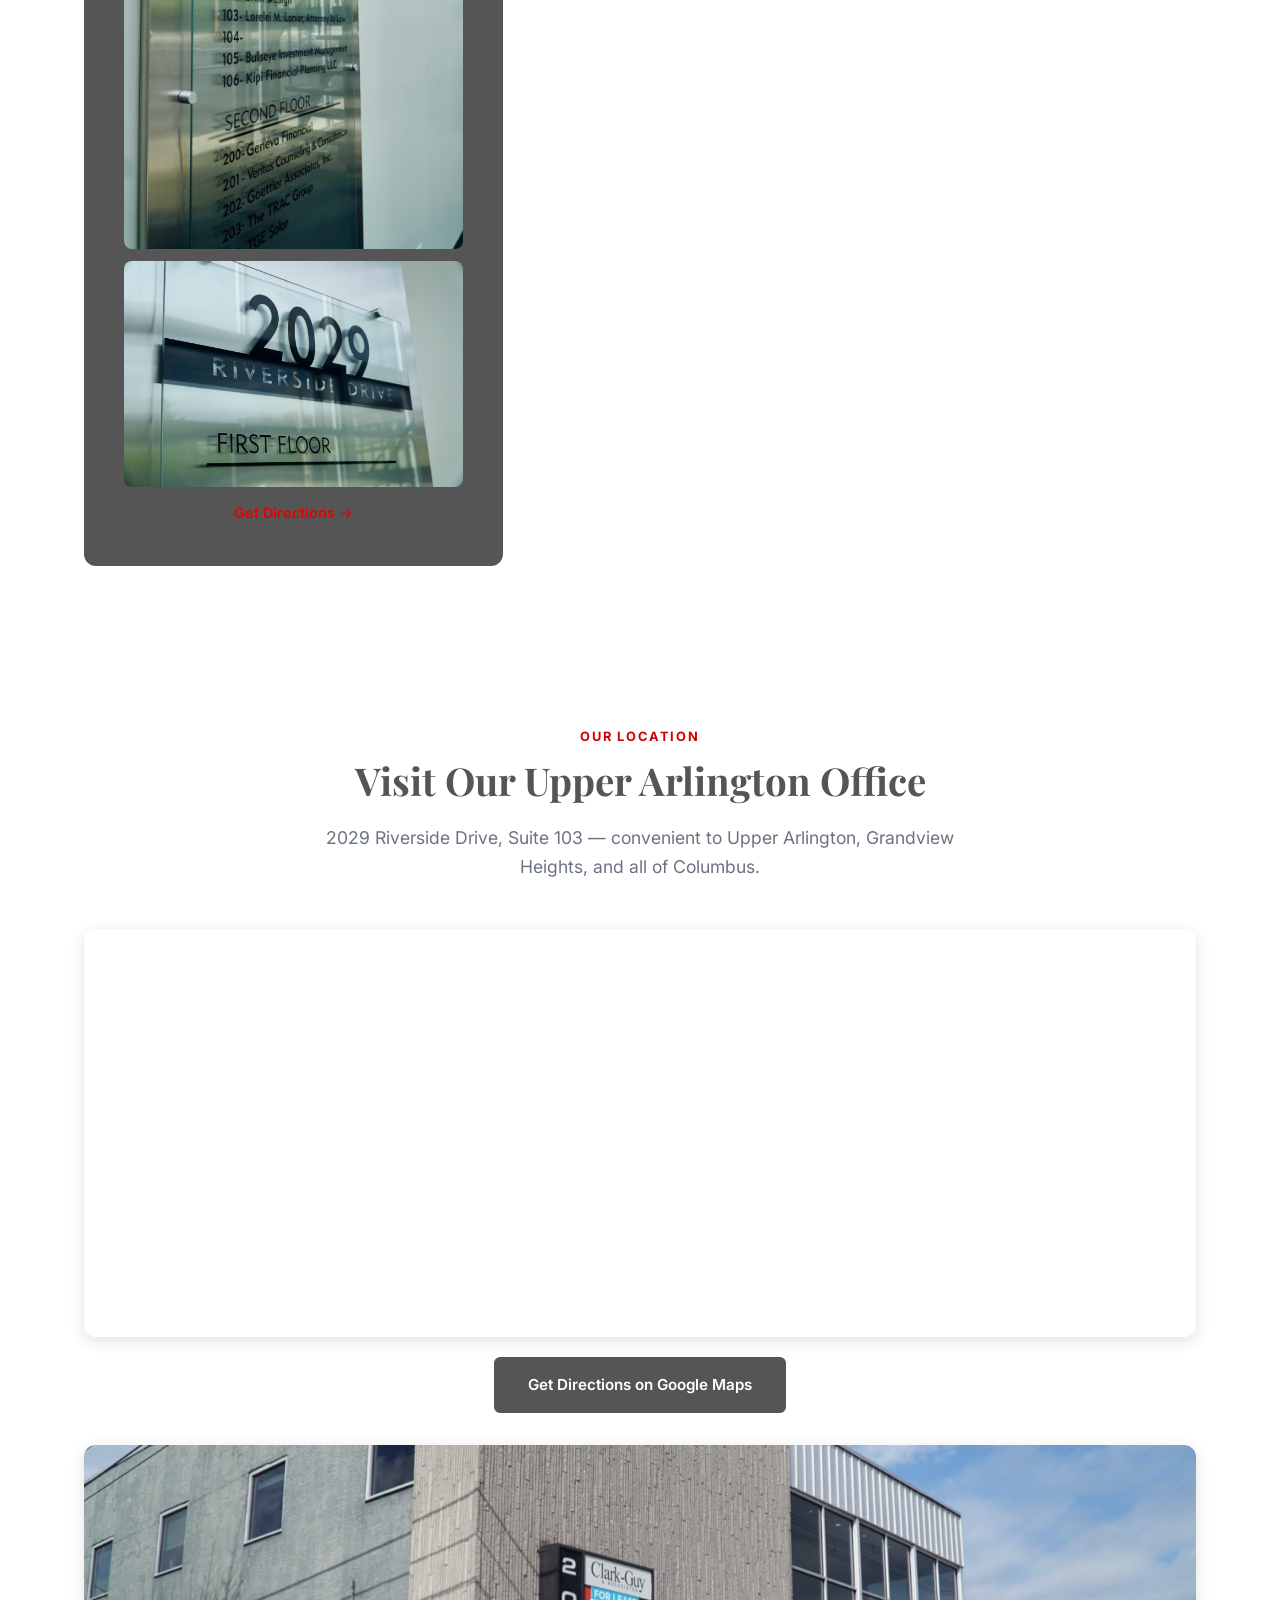
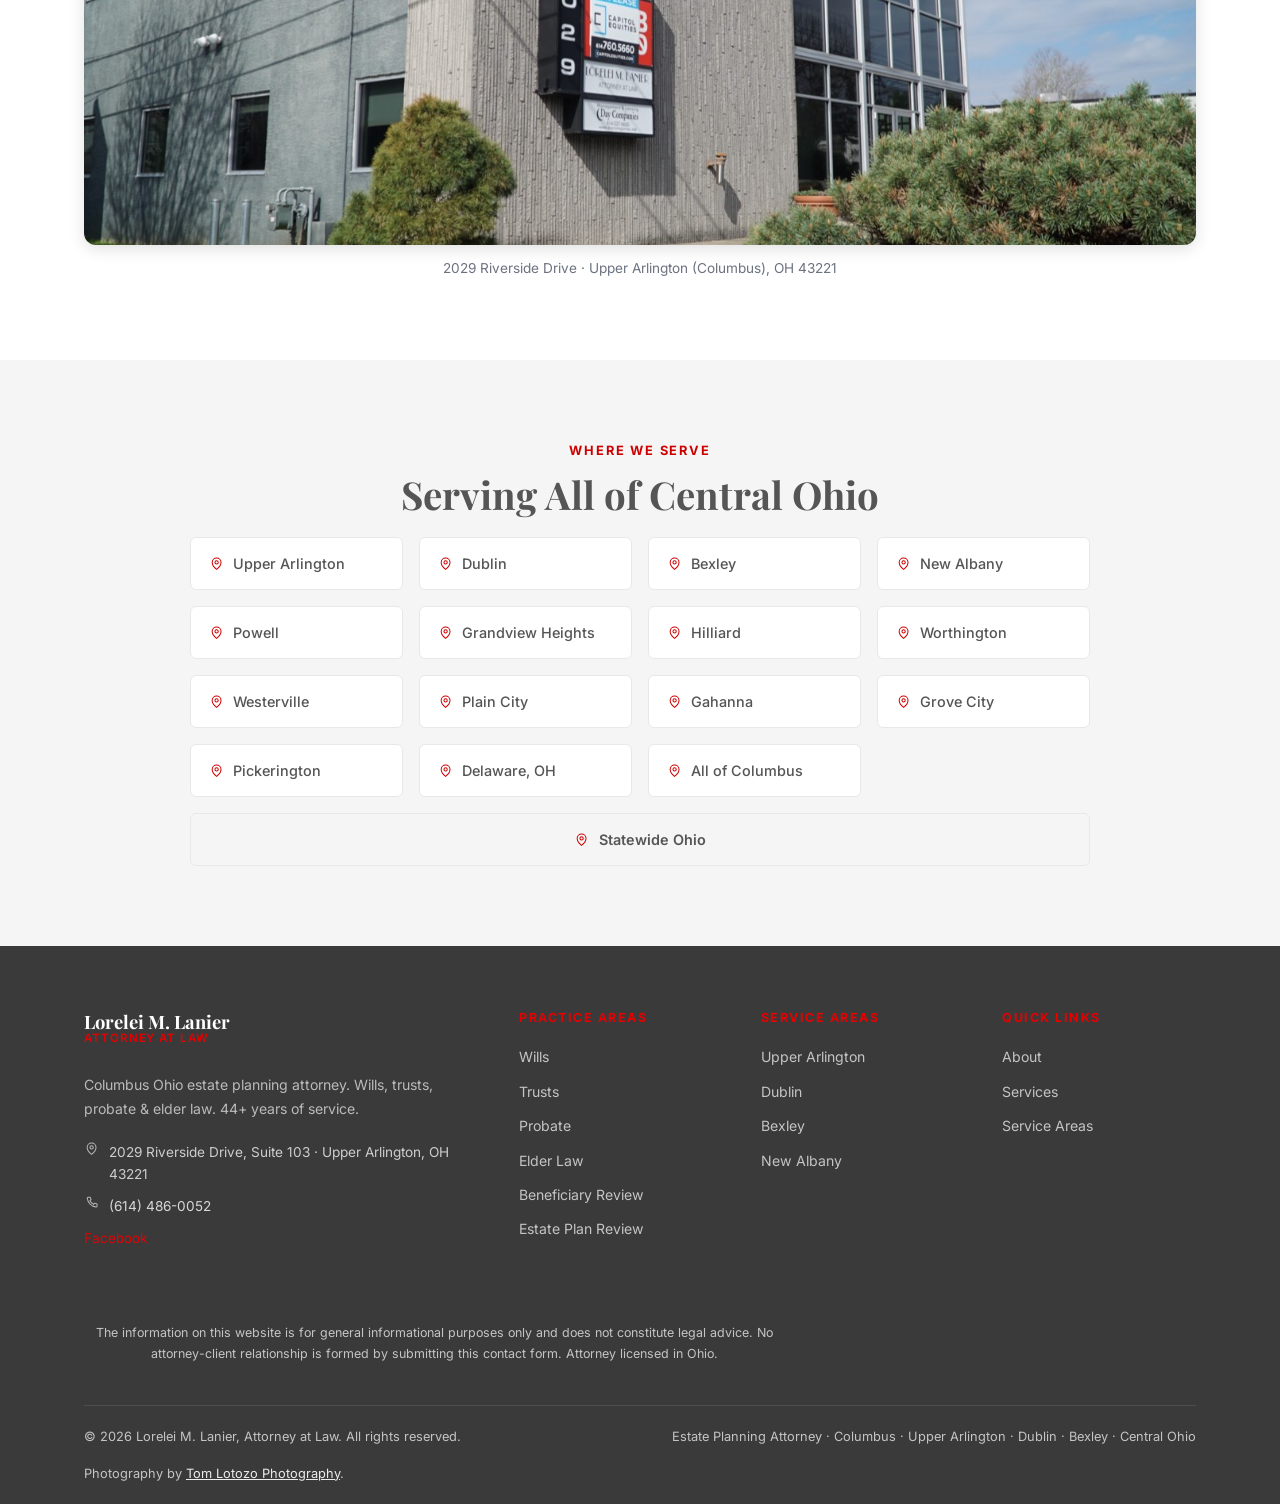
<file: contact.html>
<!DOCTYPE html>
<html lang="en">
<head>
  <meta name="referrer" content="strict-origin-when-cross-origin">
  <meta http-equiv="Content-Security-Policy" content="base-uri 'self'; object-src 'none'; upgrade-insecure-requests">
  <meta charset="UTF-8">
  <meta name="google-site-verification" content="7qvclaixabrEIi8Ljbclsh3qMbZ9x8yK6zFvgZ43_2Q" />
  <meta name="viewport" content="width=device-width, initial-scale=1.0">

  <title>Contact | Free Estate Planning Consultation Columbus Ohio | Lorelei Lanier | (614) 486-0052</title>
  <meta name="description" content="Schedule a free 30-minute estate planning consultation in Upper Arlington. Call (614) 486-0052 or send a message — no obligation.">
  <meta name="keywords" content="contact estate planning attorney Columbus Ohio, free consultation estate planning Ohio, Lorelei Lanier phone, estate attorney Columbus contact, estate planning consultation Upper Arlington Ohio, call estate attorney Columbus Ohio">

  <meta name="robots" content="index, follow, max-snippet:-1, max-image-preview:large, max-video-preview:-1">
  <link rel="canonical" href="https://loreleimlanierlaw.com/contact.html">
  <meta property="og:title" content="Contact | Free Estate Planning Consultation | Lorelei Lanier | (614) 486-0052">
  <meta property="og:description" content="Schedule your free 30-minute estate planning consultation. Serving Columbus, Upper Arlington, Dublin & all Central Ohio.">
  <meta property="og:url" content="https://loreleimlanierlaw.com/contact.html">
  <meta property="og:image" content="https://loreleimlanierlaw.com/assets/images/lorelei-lanier-office-sign.jpg">
  <meta property="og:image:alt" content="Estate planning attorney Lorelei M. Lanier outside her office at 2029 Riverside Drive, Suite 103, Upper Arlington, Ohio">
  <link rel="alternate" hreflang="en-us" href="https://loreleimlanierlaw.com/contact.html">

  <script type="application/ld+json">
  {
    "@context": "https://schema.org",
    "@type": "BreadcrumbList",
    "itemListElement": [
      {"@type": "ListItem", "position": 1, "name": "Home", "item": "https://loreleimlanierlaw.com/"},
      {"@type": "ListItem", "position": 2, "name": "Contact", "item": "https://loreleimlanierlaw.com/contact.html"}
    ]
  }
  </script>

  <script type="application/ld+json">
  {
    "@context": "https://schema.org",
    "@type": "ContactPage",
    "name": "Contact Lorelei M. Lanier, Attorney at Law",
    "description": "Contact page for Lorelei M. Lanier, Columbus Ohio estate planning attorney. Schedule a free consultation.",
    "mainEntity": {
      "@type": "LegalService",
      "name": "Lorelei M. Lanier, Attorney at Law",
      "telephone": "+16144860052",
      "faxNumber": "+16144860263",
      "address": {
        "@type": "PostalAddress",
        "streetAddress": "2029 Riverside Drive, Suite 103",
        "addressLocality": "Columbus",
        "addressRegion": "OH",
        "postalCode": "43221",
        "addressCountry": "US"
      },
      "openingHoursSpecification": [
        {
          "@type": "OpeningHoursSpecification",
          "dayOfWeek": ["Monday","Tuesday","Wednesday","Thursday","Friday"],
          "opens": "09:00",
          "closes": "17:00"
        }
      ],
      "geo": {
        "@type": "GeoCoordinates",
        "latitude": 39.9863,
        "longitude": -83.0450
      },
      "image": "https://loreleimlanierlaw.com/assets/images/office-building-exterior.jpg",
      "url": "https://loreleimlanierlaw.com/contact.html",
      "sameAs": [
        "https://www.avvo.com/attorneys/43221-oh-lorelei-lanier-495041.html",
        "https://lawyers.justia.com/lawyer/lorelei-lanier-451018",
        "https://www.facebook.com/p/Lorelei-M-Lanier-Attorney-at-Law-100043242319977/"
      ]
    }
  }
  </script>

  <link rel="preconnect" href="https://fonts.googleapis.com">
  <link rel="preconnect" href="https://fonts.gstatic.com" crossorigin>
  <link href="https://fonts.googleapis.com/css2?family=Playfair+Display:wght@400;600;700&family=Inter:wght@400;500;600;700&display=swap" rel="stylesheet">
  <link rel="stylesheet" href="css/style.css">
</head>
<body>


<!-- ICON SPRITE — monoline, 24px grid, inherits currentColor. See css/style.css .icon -->
<svg xmlns="http://www.w3.org/2000/svg" style="display:none" aria-hidden="true" focusable="false"><defs>
<symbol id="i-doc" viewBox="0 0 24 24"><path d="M14 2.75H7A1.75 1.75 0 0 0 5.25 4.5v15A1.75 1.75 0 0 0 7 21.25h10a1.75 1.75 0 0 0 1.75-1.75V7.5z"/><path d="M14 2.75V7.5h4.75"/><path d="M8.5 12.5h7M8.5 16h4.5"/></symbol>
<symbol id="i-house" viewBox="0 0 24 24"><path d="M3.5 10.5 12 3.75l8.5 6.75"/><path d="M5.75 9.25V20a.75.75 0 0 0 .75.75h11a.75.75 0 0 0 .75-.75V9.25"/><path d="M10 20.75v-5.5h4v5.5"/></symbol>
<symbol id="i-shield" viewBox="0 0 24 24"><path d="M12 2.75 4.75 5.6v5.9c0 4.4 3.05 8.3 7.25 9.75 4.2-1.45 7.25-5.35 7.25-9.75V5.6z"/><path d="M9.9 12.1v-1.4a2.1 2.1 0 0 1 4.2 0v1.4"/><rect x="9.1" y="12.1" width="5.8" height="4.4" rx="1"/></symbol>
<symbol id="i-scales" viewBox="0 0 24 24"><path d="M12 3.5v17M6.75 20.75h10.5M3.75 7.25h16.5"/><path d="M7 7.5 3.9 13.6h6.2z"/><path d="M17 7.5l-3.1 6.1h6.2z"/></symbol>
<symbol id="i-pen" viewBox="0 0 24 24"><path d="M4 20.25l1-4 11-11a2.12 2.12 0 0 1 3 3l-11 11z"/><path d="M14.5 6.5l3 3"/><path d="M4 20.25l4-1"/></symbol>
<symbol id="i-heart" viewBox="0 0 24 24"><path d="M12 20.25s-7.25-4.5-7.25-9.4A4.4 4.4 0 0 1 12 7.9a4.4 4.4 0 0 1 7.25 2.95c0 4.9-7.25 9.4-7.25 9.4Z"/></symbol>
<symbol id="i-umbrella" viewBox="0 0 24 24"><path d="M3 12.25a9 9 0 0 1 18 0z"/><path d="M12 3.25v1.05"/><path d="M12 12.25v6.4a2.1 2.1 0 0 1-4.2 0"/></symbol>
<symbol id="i-briefcase" viewBox="0 0 24 24"><rect x="3.25" y="7.25" width="17.5" height="12.5" rx="2"/><path d="M8.5 7.25V5.9A1.9 1.9 0 0 1 10.4 4h3.2a1.9 1.9 0 0 1 1.9 1.9v1.35"/><path d="M3.25 13h17.5"/></symbol>
<symbol id="i-people" viewBox="0 0 24 24"><circle cx="9" cy="8" r="3.25"/><path d="M3.4 19.75a5.6 5.6 0 0 1 11.2 0"/><path d="M15.9 5.4a3.25 3.25 0 0 1 0 5.2"/><path d="M17.4 19.75a5.6 5.6 0 0 0-2.4-4.6"/></symbol>
<symbol id="i-clipboard" viewBox="0 0 24 24"><path d="M9 4.75H7.4A1.65 1.65 0 0 0 5.75 6.4v13.6a1.65 1.65 0 0 0 1.65 1.65h9.2a1.65 1.65 0 0 0 1.65-1.65V6.4A1.65 1.65 0 0 0 16.6 4.75H15"/><rect x="9" y="2.75" width="6" height="4" rx="1.1"/><path d="M9.4 14.2l2.1 2.1 3.6-4.2"/></symbol>
<symbol id="i-medal" viewBox="0 0 24 24"><circle cx="12" cy="9" r="5.4"/><path d="M9.1 13.6 7.6 21.25 12 18.8l4.4 2.45-1.5-7.65"/></symbol>
<symbol id="i-star" viewBox="0 0 24 24"><path d="M12 3.6l2.62 5.3 5.88.86-4.25 4.14 1 5.85L12 17l-5.25 2.75 1-5.85L3.5 9.76l5.88-.86z"/></symbol>
<symbol id="i-cap" viewBox="0 0 24 24"><path d="M12 4 2.75 8.4 12 12.8l9.25-4.4z"/><path d="M6.6 10.6v4.9c0 1.55 2.42 2.8 5.4 2.8s5.4-1.25 5.4-2.8v-4.9"/><path d="M21.25 8.4v5.1"/></symbol>
<symbol id="i-certificate" viewBox="0 0 24 24"><rect x="3.75" y="3.75" width="16.5" height="11" rx="1.5"/><path d="M7.5 7.6h9M7.5 11h5.5"/><path d="M9.4 14.75v5.9l2.6-1.6 2.6 1.6v-5.9"/></symbol>
<symbol id="i-pin" viewBox="0 0 24 24"><path d="M12 21.25s7-5.7 7-11a7 7 0 1 0-14 0c0 5.3 7 11 7 11Z"/><circle cx="12" cy="10.1" r="2.6"/></symbol>
<symbol id="i-phone" viewBox="0 0 24 24"><path d="M6.6 3.4h3.1l1.5 3.9-2 1.5a12.2 12.2 0 0 0 6 6l1.5-2 3.9 1.5v3.1a1.6 1.6 0 0 1-1.6 1.6A16.7 16.7 0 0 1 5 5 1.6 1.6 0 0 1 6.6 3.4Z"/></symbol>
<symbol id="i-fax" viewBox="0 0 24 24"><path d="M7.25 9.25V4.5h9.5v4.75"/><rect x="3.75" y="9.25" width="16.5" height="6.75" rx="1.6"/><path d="M7.25 14h9.5v5.75h-9.5z"/></symbol>
<symbol id="i-clock" viewBox="0 0 24 24"><circle cx="12" cy="12" r="8.5"/><path d="M12 7.1v5.2l3.3 2"/></symbol>
<symbol id="i-coins" viewBox="0 0 24 24"><ellipse cx="12" cy="6.4" rx="6.75" ry="2.7"/><path d="M5.25 6.4v5.2c0 1.5 3.02 2.7 6.75 2.7s6.75-1.2 6.75-2.7V6.4"/><path d="M5.25 11.6v5.2c0 1.5 3.02 2.7 6.75 2.7s6.75-1.2 6.75-2.7v-5.2"/></symbol>
<symbol id="i-lock" viewBox="0 0 24 24"><rect x="4.75" y="10.4" width="14.5" height="9.85" rx="1.8"/><path d="M8.3 10.4V7.6a3.7 3.7 0 0 1 7.4 0v2.8"/></symbol>
<symbol id="i-chart" viewBox="0 0 24 24"><path d="M4 20.25h16.25"/><path d="M7.1 20.25v-6.1M12 20.25V6.6M16.9 20.25v-8.9"/></symbol>
<symbol id="i-calendar" viewBox="0 0 24 24"><rect x="3.75" y="5.4" width="16.5" height="15" rx="1.8"/><path d="M3.75 10.1h16.5M8.4 3.5v3.7M15.6 3.5v3.7"/></symbol>
<symbol id="i-refresh" viewBox="0 0 24 24"><path d="M20 12a8 8 0 0 1-13.7 5.6M4 12a8 8 0 0 1 13.7-5.6"/><path d="M17.7 2.9v3.5h-3.5M6.3 21.1v-3.5h3.5"/></symbol>
<symbol id="i-bank" viewBox="0 0 24 24"><path d="M3.25 9.4 12 4.25l8.75 5.15"/><path d="M5.4 9.75v8.1M10 9.75v8.1M14 9.75v8.1M18.6 9.75v8.1"/><path d="M3.5 20.25h17"/></symbol>
<symbol id="i-handshake" viewBox="0 0 24 24"><path d="M8.5 12.2 11 9.7a1.7 1.7 0 0 1 2.4 0l4.6 4.6"/><path d="M2.75 8.6 6.4 5.5l4.1 1.4"/><path d="M21.25 8.6 17.6 5.5l-4 1.4"/><path d="M6.4 14.6 9 17.2a1.7 1.7 0 0 0 2.4 0"/><path d="M13.4 18.5a1.7 1.7 0 0 0 2.4 0l2.2-2.2"/></symbol>
<symbol id="i-baby" viewBox="0 0 24 24"><circle cx="12" cy="8.4" r="5"/><path d="M10.2 8h.01M13.8 8h.01"/><path d="M10.4 10.6a2.4 2.4 0 0 0 3.2 0"/><path d="M6.6 14.6a8 8 0 0 0 10.8 0"/><path d="M12 16.6v4.1"/></symbol>
<symbol id="i-warning" viewBox="0 0 24 24"><path d="M12 3.9 2.9 19.6h18.2z"/><path d="M12 9.8v4.3M12 17.2h.01"/></symbol>
</defs></svg>
  <div class="top-bar">
    <div class="container">
      <div class="top-bar-meta">
        <span class="top-bar-item"><svg class="icon" aria-hidden="true"><use href="#i-pin"></use></svg> 2029 Riverside Drive, Suite 103 · Upper Arlington, OH 43221</span>
        <span class="top-bar-item"><svg class="icon" aria-hidden="true"><use href="#i-clock"></use></svg> Mon–Fri 9am–5pm</span>
      </div>
      <div><a href="tel:+16144860052" class="top-bar-item" style="font-weight:700;"><svg class="icon" aria-hidden="true"><use href="#i-phone"></use></svg> (614) 486-0052</a></div>
    </div>
  </div>

  <header class="site-header" role="banner">
    <div class="header-inner">
      <a href="index.html" class="logo">
        <span class="logo-name">Lorelei M. Lanier</span>
        <span class="logo-tagline">Attorney at Law · Columbus, Ohio</span>
      </a>
      <nav aria-label="Main navigation">
        <ul class="nav-links">
          <li><a href="index.html">Home</a></li>
          <li><a href="about.html">About</a></li>
          <li><a href="practice-areas.html">Practice Areas</a></li>
          <li><a href="service-areas.html">Service Areas</a></li>
          <li><a href="contact.html" class="active">Contact</a></li>
        </ul>
      </nav>
      <a href="tel:+16144860052" class="btn btn-primary nav-cta">Free Consultation</a>
      <button class="hamburger" aria-label="Open navigation" aria-expanded="false">
        <span></span><span></span><span></span>
      </button>
    </div>
  </header>

  <section class="page-hero">
    <div class="container">
      <nav class="breadcrumb" aria-label="Breadcrumb">
        <a href="index.html">Home</a>
        <span class="sep">›</span>
        <span>Contact</span>
      </nav>
      <h1>Schedule Your Free Consultation</h1>
      <p>30 minutes, no obligation. By phone or in-person at our Upper Arlington office. Lorelei will listen to your situation, explain your options, and give you a firm price.</p>
    </div>
  </section>

  <section class="section">
    <div class="container">
      <div class="contact-grid">

        <!-- Contact Info Card -->
        <aside class="contact-card" aria-label="Contact information">
          <h3>Contact Information</h3>

          <div class="contact-info-item">
            <div class="contact-info-icon"><svg class="icon" aria-hidden="true"><use href="#i-phone"></use></svg></div>
            <div class="contact-info-body">
              <strong>Phone</strong>
              <a href="tel:+16144860052">(614) 486-0052</a>
            </div>
          </div>

          <div class="contact-info-item">
            <div class="contact-info-icon"><svg class="icon" aria-hidden="true"><use href="#i-fax"></use></svg></div>
            <div class="contact-info-body">
              <strong>Fax</strong>
              <span>(614) 486-0263</span>
            </div>
          </div>

          <div class="contact-info-item">
            <div class="contact-info-icon"><svg class="icon" aria-hidden="true"><use href="#i-pin"></use></svg></div>
            <div class="contact-info-body">
              <strong>Office Address</strong>
              <span>2029 Riverside Drive, Suite 103<br>Upper Arlington (Columbus), OH 43221</span>
            </div>
          </div>

          <div class="contact-info-item">
            <div class="contact-info-icon"><svg class="icon" aria-hidden="true"><use href="#i-clock"></use></svg></div>
            <div class="contact-info-body">
              <strong>Office Hours</strong>
              <span>Monday – Friday: 9:00 AM – 5:00 PM<br>Evenings & weekends by arrangement</span>
            </div>
          </div>

          <div class="contact-info-item">
            <div class="contact-info-icon"><svg class="icon" aria-hidden="true"><use href="#i-house"></use></svg></div>
            <div class="contact-info-body">
              <strong>Home Visits Available</strong>
              <span>Lorelei can meet you at your home throughout the Columbus metro area if travel is difficult.</span>
            </div>
          </div>

          <!-- Divider -->
          <div style="border-top:1px solid rgba(255,255,255,.15);margin:1.5rem 0;"></div>

          <h4 style="color:var(--white);margin-bottom:1rem;font-size:1rem;">What to Expect</h4>
          <ul style="list-style:none;font-size:.88rem;">
            <li style="display:flex;gap:.6rem;margin-bottom:.6rem;color:rgba(255,255,255,.85);">
              <span style="color:var(--gold-light);">✓</span> Free 30-minute consultation (phone or in person)
            </li>
            <li style="display:flex;gap:.6rem;margin-bottom:.6rem;color:rgba(255,255,255,.85);">
              <span style="color:var(--gold-light);">✓</span> No pressure, no obligation
            </li>
            <li style="display:flex;gap:.6rem;margin-bottom:.6rem;color:rgba(255,255,255,.85);">
              <span style="color:var(--gold-light);">✓</span> Firm flat-fee price provided upfront
            </li>
            <li style="display:flex;gap:.6rem;margin-bottom:.6rem;color:rgba(255,255,255,.85);">
              <span style="color:var(--gold-light);">✓</span> You'll speak directly with Lorelei
            </li>
            <li style="display:flex;gap:.6rem;margin-bottom:.6rem;color:rgba(255,255,255,.85);">
              <span style="color:var(--gold-light);">✓</span> Serving all Central Ohio communities
            </li>
          </ul>

          <!-- Office photos -->
          <div style="margin-top:1.5rem;border-radius:8px;overflow:hidden;">
            <img src="assets/images/office-directory-sign.jpg" width="801" height="1200" alt="Building directory at 2029 Riverside Drive listing Suite 103 — Lorelei M. Lanier, Attorney at Law, Upper Arlington, Ohio" style="width:100%;border-radius:8px;display:block;" loading="lazy">
            <div style="margin-top:.75rem;">
              <img src="assets/images/riverside-drive-sign.jpg" width="1200" height="801" alt="2029 Riverside Drive, First Floor — office building address sign for Lorelei M. Lanier, Attorney at Law, Upper Arlington, Ohio" style="width:100%;border-radius:8px;display:block;" loading="lazy">
            </div>
            <div style="text-align:center;margin-top:.75rem;">
              <a href="https://maps.google.com/?q=2029+Riverside+Drive+Suite+103+Columbus+OH+43221" target="_blank" rel="noopener" style="color:var(--gold-light);font-weight:600;font-size:.9rem;">Get Directions →</a>
            </div>
          </div>
        </aside>

        <!-- Contact Form -->
        <div class="form-card">
          <h3>Send a Message</h3>
          <p style="color:var(--gray-500);font-size:.9rem;margin-bottom:1.5rem;">
            Fill out the form below and Lorelei will respond within one business day.
            For urgent matters, please call <a href="tel:+16144860052">(614) 486-0052</a>.
          </p>

          <form id="form" class="contact-form" action="https://formspree.io/f/mkoqwpye" method="POST" aria-label="Contact form">
          <p id="form-status" role="status" aria-live="polite" class="form-status"></p>
            <div class="form-row">
              <div class="form-group">
                <label for="first-name">First Name *</label>
                <input type="text" id="first-name" name="first_name" required placeholder="Jane" autocomplete="given-name">
              </div>
              <div class="form-group">
                <label for="last-name">Last Name *</label>
                <input type="text" id="last-name" name="last_name" required placeholder="Smith" autocomplete="family-name">
              </div>
            </div>

            <div class="form-row">
              <div class="form-group">
                <label for="phone">Phone Number *</label>
                <input type="tel" id="phone" name="phone" required placeholder="(614) 555-0000" autocomplete="tel">
              </div>
              <div class="form-group">
                <label for="email">Email Address</label>
                <input type="email" id="email" name="email" placeholder="jane@example.com" autocomplete="email">
              </div>
            </div>

            <div class="form-group">
              <label for="city">Your City / Suburb</label>
              <input type="text" id="city" name="city" placeholder="e.g. Upper Arlington, Dublin, Bexley…" autocomplete="address-level2">
            </div>

            <div class="form-group">
              <label for="service">What do you need help with?</label>
              <select id="service" name="service">
                <option value="">— Select a service —</option>
                <option value="will">Will / Last Testament</option>
                <option value="revocable-trust">Revocable Living Trust</option>
                <option value="irrevocable-trust">Irrevocable Trust</option>
                <option value="probate">Probate / Estate Administration</option>
                <option value="poa">Power of Attorney</option>
                <option value="healthcare">Healthcare Directive / Living Will</option>
                <option value="elder">Elder Law / Medicaid Planning</option>
                <option value="business">Business Succession Planning</option>
                <option value="beneficiary-review">Beneficiary Designation Review</option>
                <option value="estate-plan-review">Estate Plan Review / Update</option>
                <option value="complete">Complete Estate Plan</option>
                <option value="other">Other / Not Sure</option>
              </select>
            </div>

            <div class="form-group">
              <label for="preferred-contact">Preferred Way to Reach You *</label>
              <select id="preferred-contact" name="preferred_contact" required>
                <option value="">— Select preference —</option>
                <option value="phone">Phone call</option>
                <option value="email">Email</option>
                <option value="either">Either is fine</option>
              </select>
            </div>

            <div class="form-group">
              <label for="message">Tell us a bit about your situation</label>
              <textarea id="message" name="message" placeholder="Optional — any details that will help Lorelei prepare for your consultation…"></textarea>
            </div>

            <button type="submit" class="btn btn-primary" style="width:100%;justify-content:center;font-size:1rem;padding:1rem 2rem;">
              Send Message → Free Consultation
            </button>

            <p class="form-disclaimer">
              * Required fields. This form is for general inquiries only. Submitting this form does not create an attorney-client relationship.
              Please do not include confidential information in your initial message.
              Your information is kept strictly confidential and will never be sold or shared.
            </p>
          </form>
        </div>

      </div>
    </div>
  </section>

  <!-- GOOGLE MAP -->
  <section class="section" aria-label="Office location map">
    <div class="container">
      <div class="text-center" style="margin-bottom:2rem;">
        <p class="section-label">Our Location</p>
        <h2 class="section-title">Visit Our Upper Arlington Office</h2>
        <p class="section-subtitle">2029 Riverside Drive, Suite 103 — convenient to Upper Arlington, Grandview Heights, and all of Columbus.</p>
      </div>
      <div style="border-radius:12px;overflow:hidden;box-shadow:var(--shadow-md);">
        <iframe
          src="https://www.google.com/maps/embed?pb=!1m18!1m12!1m3!1d3056.5!2d-83.045!3d39.9863!2m3!1f0!2f0!3f0!3m2!1i1024!2i768!4f13.1!3m3!1m2!1s0x0%3A0x0!2s2029+Riverside+Drive+Suite+103+Columbus+OH+43221!5e0!3m2!1sen!2sus!4v1709500000000"
          width="100%"
          height="400"
          style="border:0;"
          allowfullscreen=""
          loading="lazy"
          referrerpolicy="no-referrer-when-downgrade"
          title="Lorelei M. Lanier, Attorney at Law — 2029 Riverside Drive, Suite 103, Upper Arlington (Columbus), OH 43221">
        </iframe>
      </div>
      <div style="text-align:center;margin-top:1.25rem;">
        <a href="https://maps.google.com/?q=2029+Riverside+Drive+Suite+103+Columbus+OH+43221" target="_blank" rel="noopener" class="btn btn-navy">Get Directions on Google Maps</a>
      </div>
      <figure style="margin-top:2rem;">
        <img src="assets/images/office-building-exterior.jpg" width="1400" height="932" alt="Exterior of the office building at 2029 Riverside Drive, Upper Arlington, Ohio — home of Lorelei M. Lanier, estate planning attorney serving Columbus and Central Ohio" style="width:100%;border-radius:12px;display:block;object-fit:cover;max-height:400px;box-shadow:var(--shadow-md);" loading="lazy">
        <figcaption style="text-align:center;font-size:.85rem;color:var(--gray-500);margin-top:.75rem;">2029 Riverside Drive · Upper Arlington (Columbus), OH 43221</figcaption>
      </figure>
    </div>
  </section>

  <!-- ALSO SERVE -->
  <section class="section section--cream" aria-labelledby="areas-contact-heading">
    <div class="container text-center">
      <p class="section-label">Where We Serve</p>
      <h2 id="areas-contact-heading" class="section-title">Serving All of Central Ohio</h2>
      <div class="areas-grid" style="max-width:900px;margin:0 auto;">
        <a href="service-areas.html#upper-arlington" class="area-chip"><span class="pin"><svg class="icon" aria-hidden="true"><use href="#i-pin"></use></svg></span> Upper Arlington</a>
        <a href="service-areas.html#dublin" class="area-chip"><span class="pin"><svg class="icon" aria-hidden="true"><use href="#i-pin"></use></svg></span> Dublin</a>
        <a href="service-areas.html#bexley" class="area-chip"><span class="pin"><svg class="icon" aria-hidden="true"><use href="#i-pin"></use></svg></span> Bexley</a>
        <a href="service-areas.html#new-albany" class="area-chip"><span class="pin"><svg class="icon" aria-hidden="true"><use href="#i-pin"></use></svg></span> New Albany</a>
        <a href="service-areas.html#powell" class="area-chip"><span class="pin"><svg class="icon" aria-hidden="true"><use href="#i-pin"></use></svg></span> Powell</a>
        <a href="service-areas.html#grandview" class="area-chip"><span class="pin"><svg class="icon" aria-hidden="true"><use href="#i-pin"></use></svg></span> Grandview Heights</a>
        <a href="service-areas.html#hilliard" class="area-chip"><span class="pin"><svg class="icon" aria-hidden="true"><use href="#i-pin"></use></svg></span> Hilliard</a>
        <a href="service-areas.html#worthington" class="area-chip"><span class="pin"><svg class="icon" aria-hidden="true"><use href="#i-pin"></use></svg></span> Worthington</a>
        <a href="service-areas.html#westerville" class="area-chip"><span class="pin"><svg class="icon" aria-hidden="true"><use href="#i-pin"></use></svg></span> Westerville</a>
        <a href="service-areas.html#plain-city" class="area-chip"><span class="pin"><svg class="icon" aria-hidden="true"><use href="#i-pin"></use></svg></span> Plain City</a>
        <a href="service-areas.html#gahanna" class="area-chip"><span class="pin"><svg class="icon" aria-hidden="true"><use href="#i-pin"></use></svg></span> Gahanna</a>
        <a href="service-areas.html#grove-city" class="area-chip"><span class="pin"><svg class="icon" aria-hidden="true"><use href="#i-pin"></use></svg></span> Grove City</a>
        <a href="service-areas.html#pickerington" class="area-chip"><span class="pin"><svg class="icon" aria-hidden="true"><use href="#i-pin"></use></svg></span> Pickerington</a>
        <a href="service-areas.html#delaware" class="area-chip"><span class="pin"><svg class="icon" aria-hidden="true"><use href="#i-pin"></use></svg></span> Delaware, OH</a>
        <a href="service-areas.html#columbus" class="area-chip"><span class="pin"><svg class="icon" aria-hidden="true"><use href="#i-pin"></use></svg></span> All of Columbus</a>
        <a href="service-areas.html#ohio" class="area-chip"><span class="pin"><svg class="icon" aria-hidden="true"><use href="#i-pin"></use></svg></span> Statewide Ohio</a>
      </div>
    </div>
  </section>

  <footer class="site-footer" role="contentinfo">
    <div class="container">
      <div class="footer-grid">
        <div class="footer-brand">
          <a href="index.html" class="logo" style="margin-bottom:.75rem;display:inline-flex;">
            <span class="logo-name">Lorelei M. Lanier</span>
            <span class="logo-tagline">Attorney at Law</span>
          </a>
          <p>Columbus Ohio estate planning attorney. Wills, trusts, probate & elder law. 44+ years of service.</p>
          <div style="margin-top:1.25rem;">
            <div class="footer-contact-item"><svg class="icon" aria-hidden="true"><use href="#i-pin"></use></svg> <span>2029 Riverside Drive, Suite 103 · Upper Arlington, OH 43221</span></div>
            <div class="footer-contact-item"><svg class="icon" aria-hidden="true"><use href="#i-phone"></use></svg> <a href="tel:+16144860052">(614) 486-0052</a></div>
            <div class="footer-contact-item" style="margin-top:.5rem;"><a href="https://www.facebook.com/p/Lorelei-M-Lanier-Attorney-at-Law-100043242319977/" target="_blank" rel="noopener" style="color:var(--gold-light);text-decoration:none;">Facebook</a></div>
          </div>
        </div>
        <div class="footer-col">
          <h4>Practice Areas</h4>
          <ul class="footer-links">
            <li><a href="practice-areas.html#wills">Wills</a></li>
            <li><a href="practice-areas.html#trusts">Trusts</a></li>
            <li><a href="practice-areas.html#probate">Probate</a></li>
            <li><a href="practice-areas.html#elder">Elder Law</a></li>
            <li><a href="practice-areas.html#beneficiary-review">Beneficiary Review</a></li>
            <li><a href="practice-areas.html#estate-plan-review">Estate Plan Review</a></li>
          </ul>
        </div>
        <div class="footer-col">
          <h4>Service Areas</h4>
          <ul class="footer-links">
            <li><a href="service-areas.html#upper-arlington">Upper Arlington</a></li>
            <li><a href="service-areas.html#dublin">Dublin</a></li>
            <li><a href="service-areas.html#bexley">Bexley</a></li>
            <li><a href="service-areas.html#new-albany">New Albany</a></li>
          </ul>
        </div>
        <div class="footer-col">
          <h4>Quick Links</h4>
          <ul class="footer-links">
            <li><a href="about.html">About</a></li>
            <li><a href="practice-areas.html">Services</a></li>
            <li><a href="service-areas.html">Service Areas</a></li>
          </ul>
        </div>
      </div>
      <p class="footer-disclaimer">The information on this website is for general informational purposes only and does not constitute legal advice. No attorney-client relationship is formed by submitting this contact form. Attorney licensed in Ohio.</p>
      <div class="footer-bottom">
        <p>© <span id="year"></span> Lorelei M. Lanier, Attorney at Law. All rights reserved.</p>
        <p>Estate Planning Attorney · Columbus · Upper Arlington · Dublin · Bexley · Central Ohio</p>
        <p class="footer-credit">Photography by <a href="https://josephalotozo.com/tom/" target="_blank" rel="noopener">Tom Lotozo Photography</a>.</p>
      </div>
    </div>
  </footer>

  <div class="mobile-cta-bar">
    <a href="tel:+16144860052" class="btn btn-primary" style="flex:1;justify-content:center;"><svg class="icon" aria-hidden="true"><use href="#i-phone"></use></svg> Call Now</a>
    <a href="#form" class="btn btn-outline" style="flex:1;justify-content:center;">Send Message</a>
  </div>

  <script src="js/main.js"></script>
  <script>document.getElementById('year').textContent = new Date().getFullYear();</script>
</body>
</html>
</file>
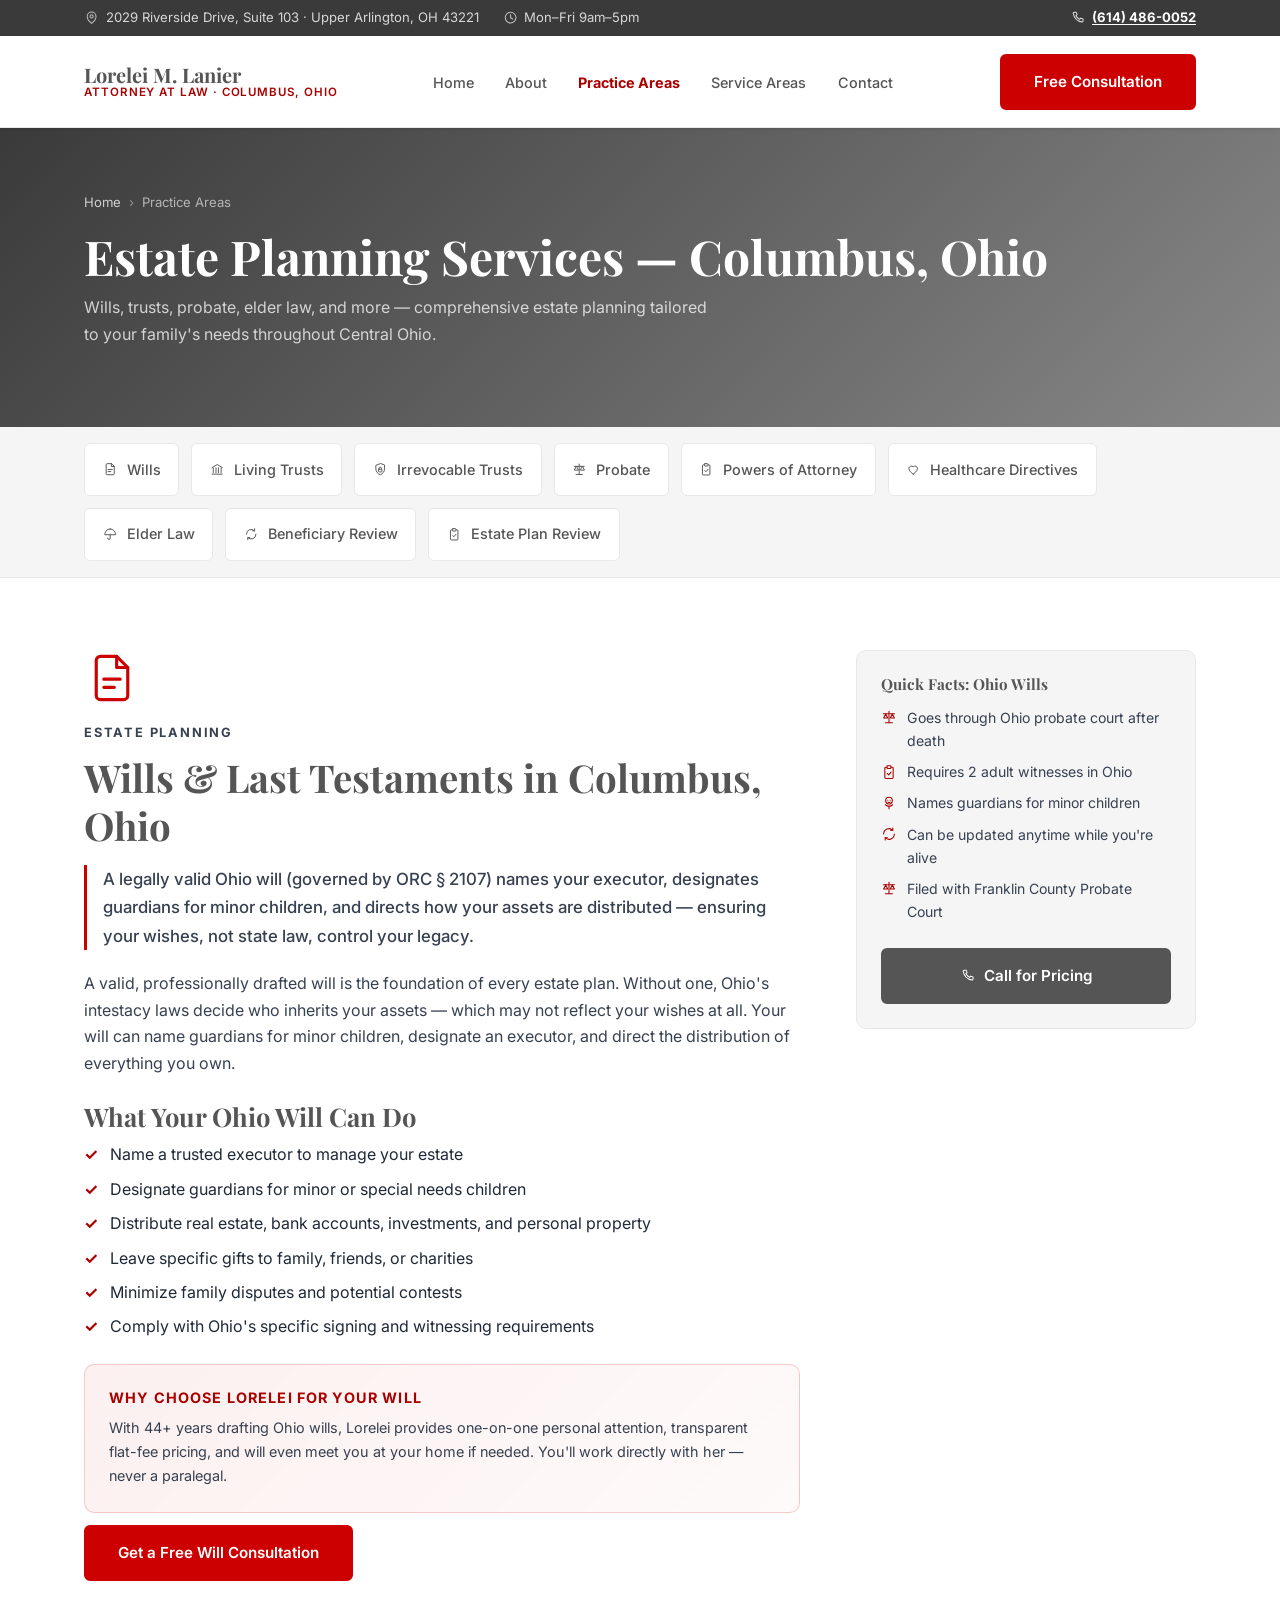
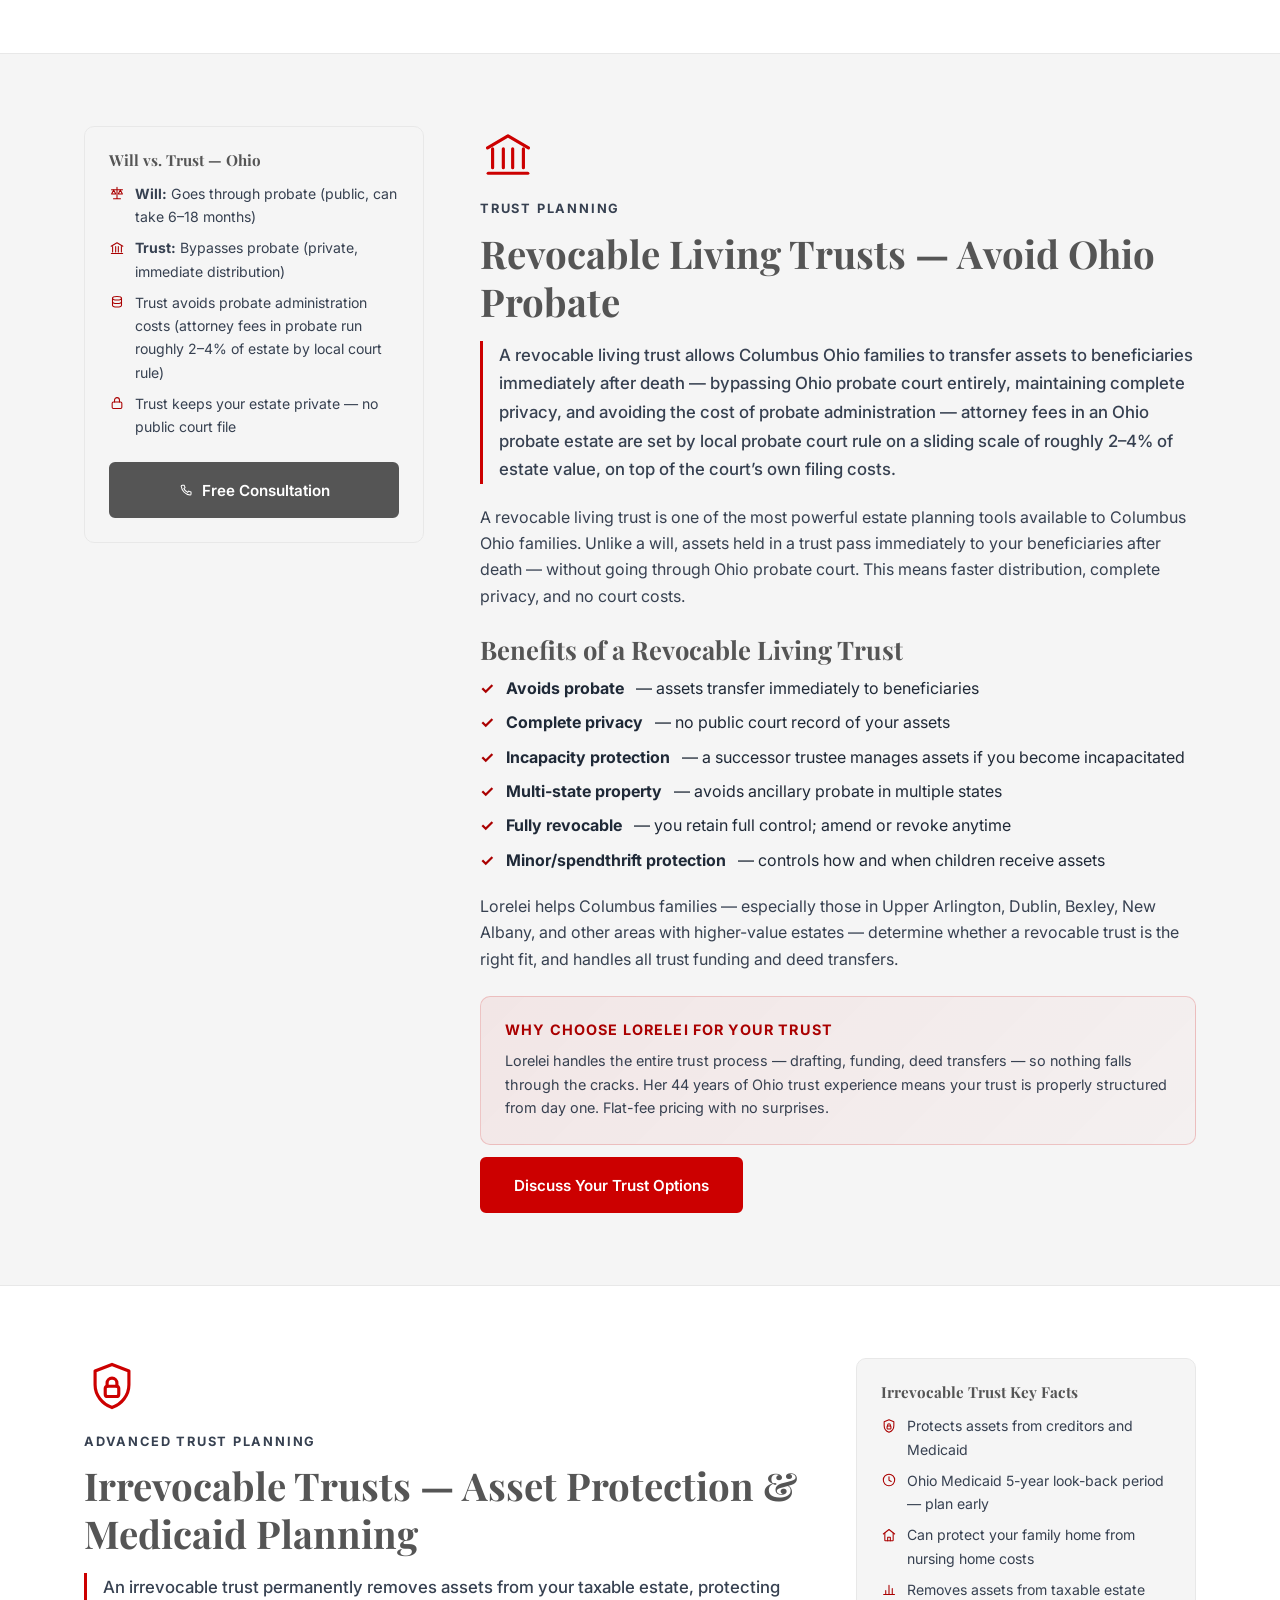
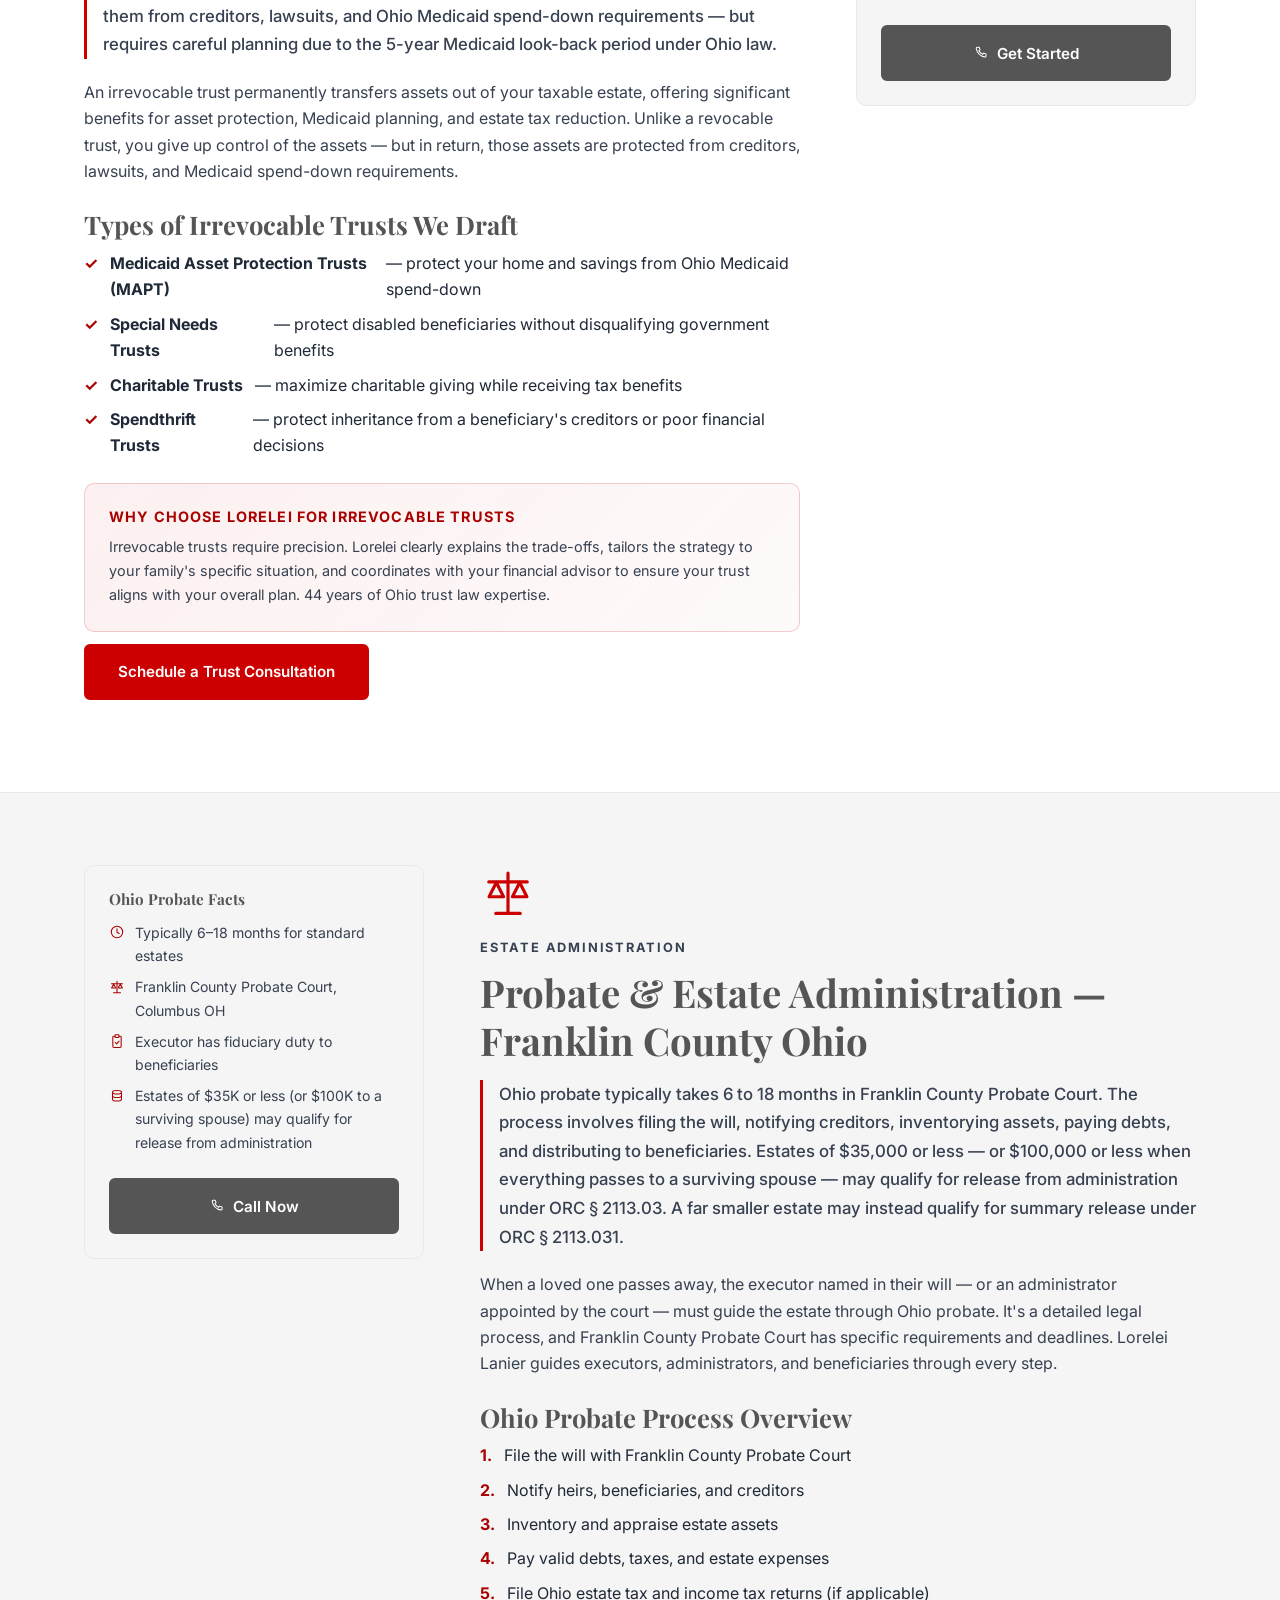
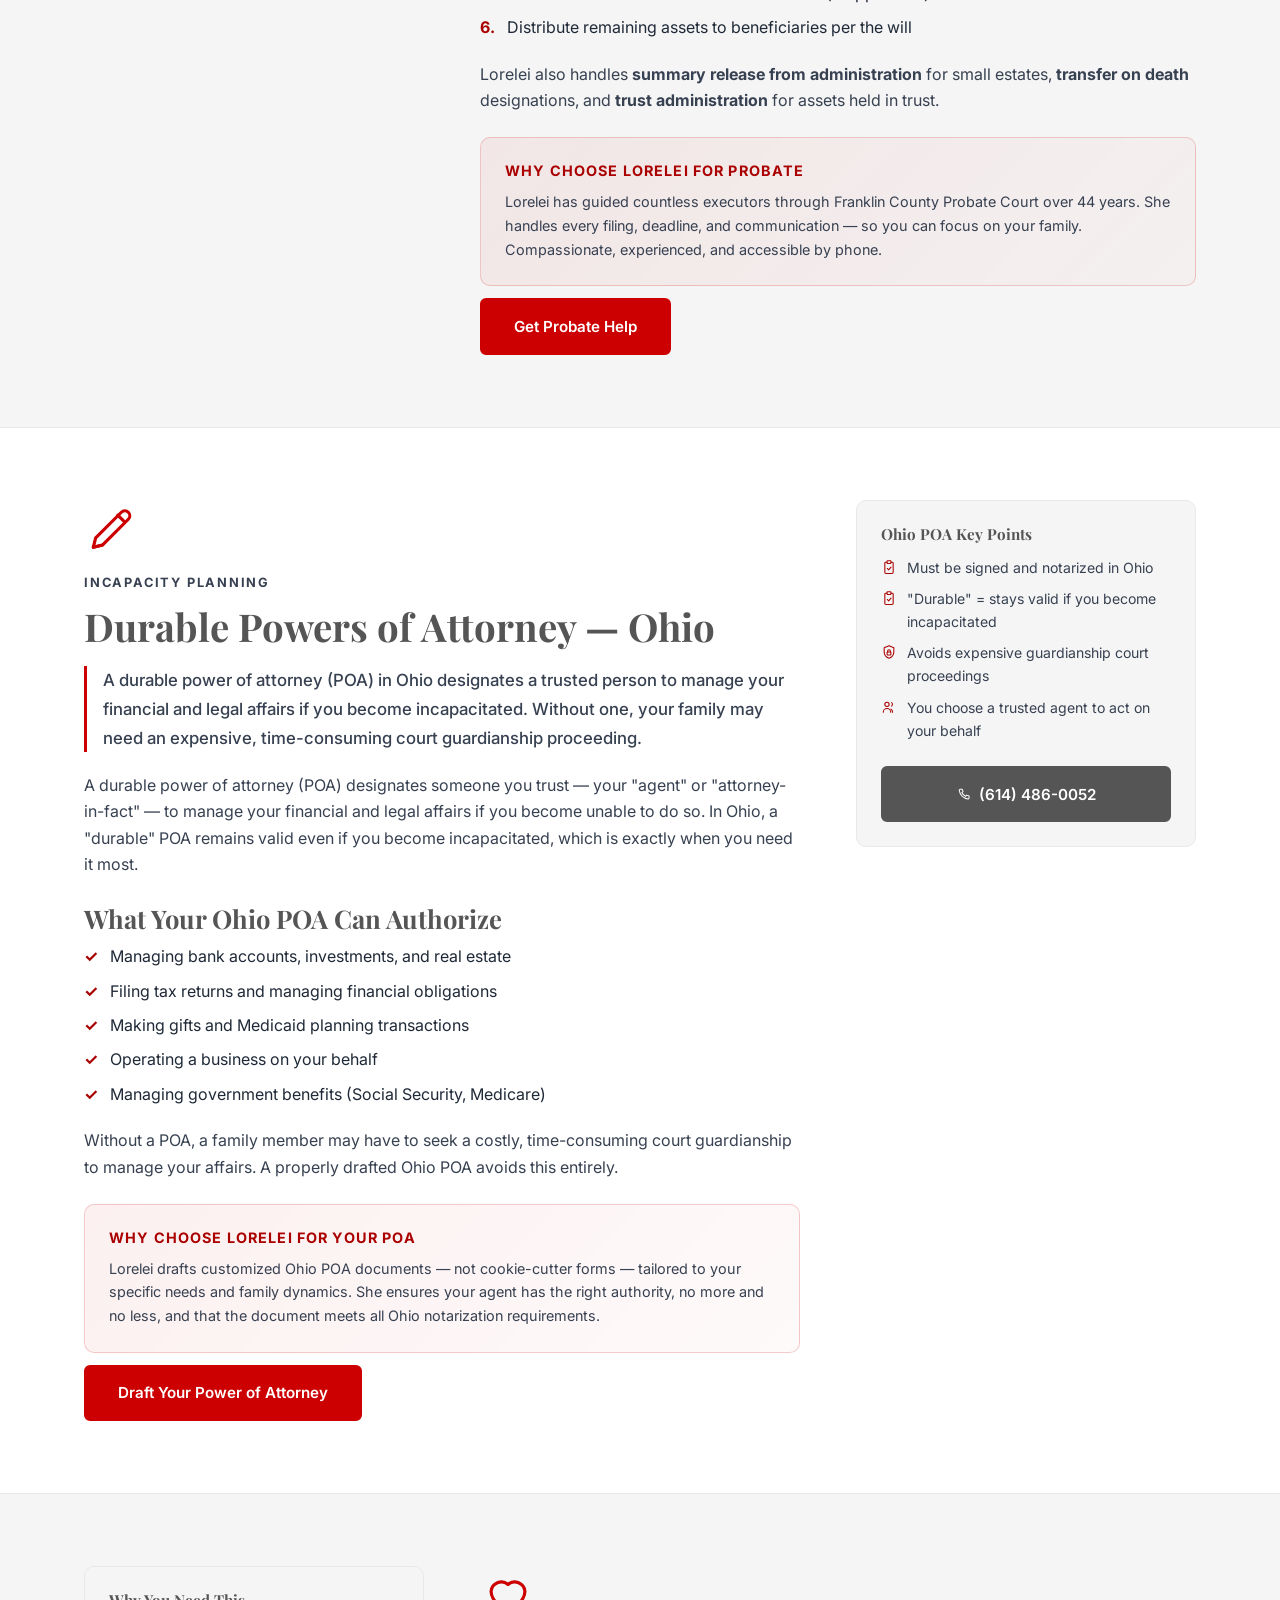
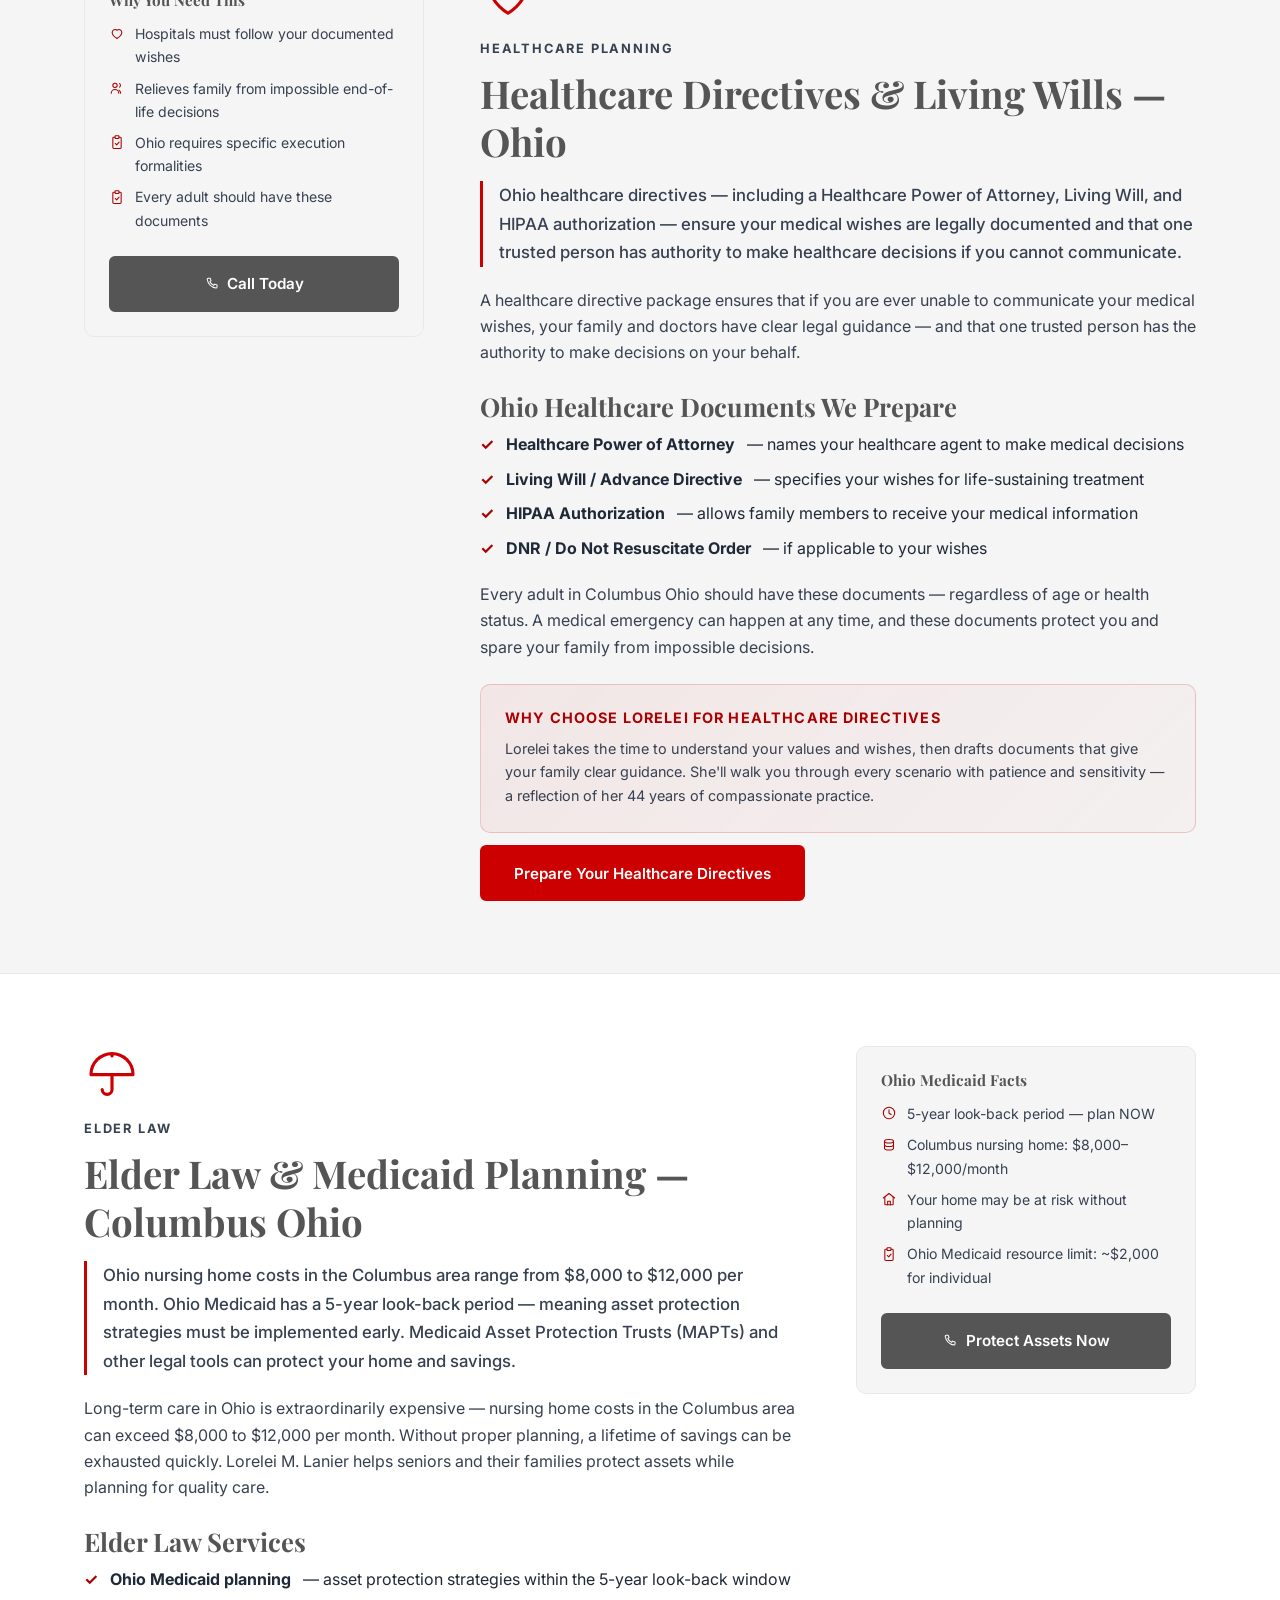
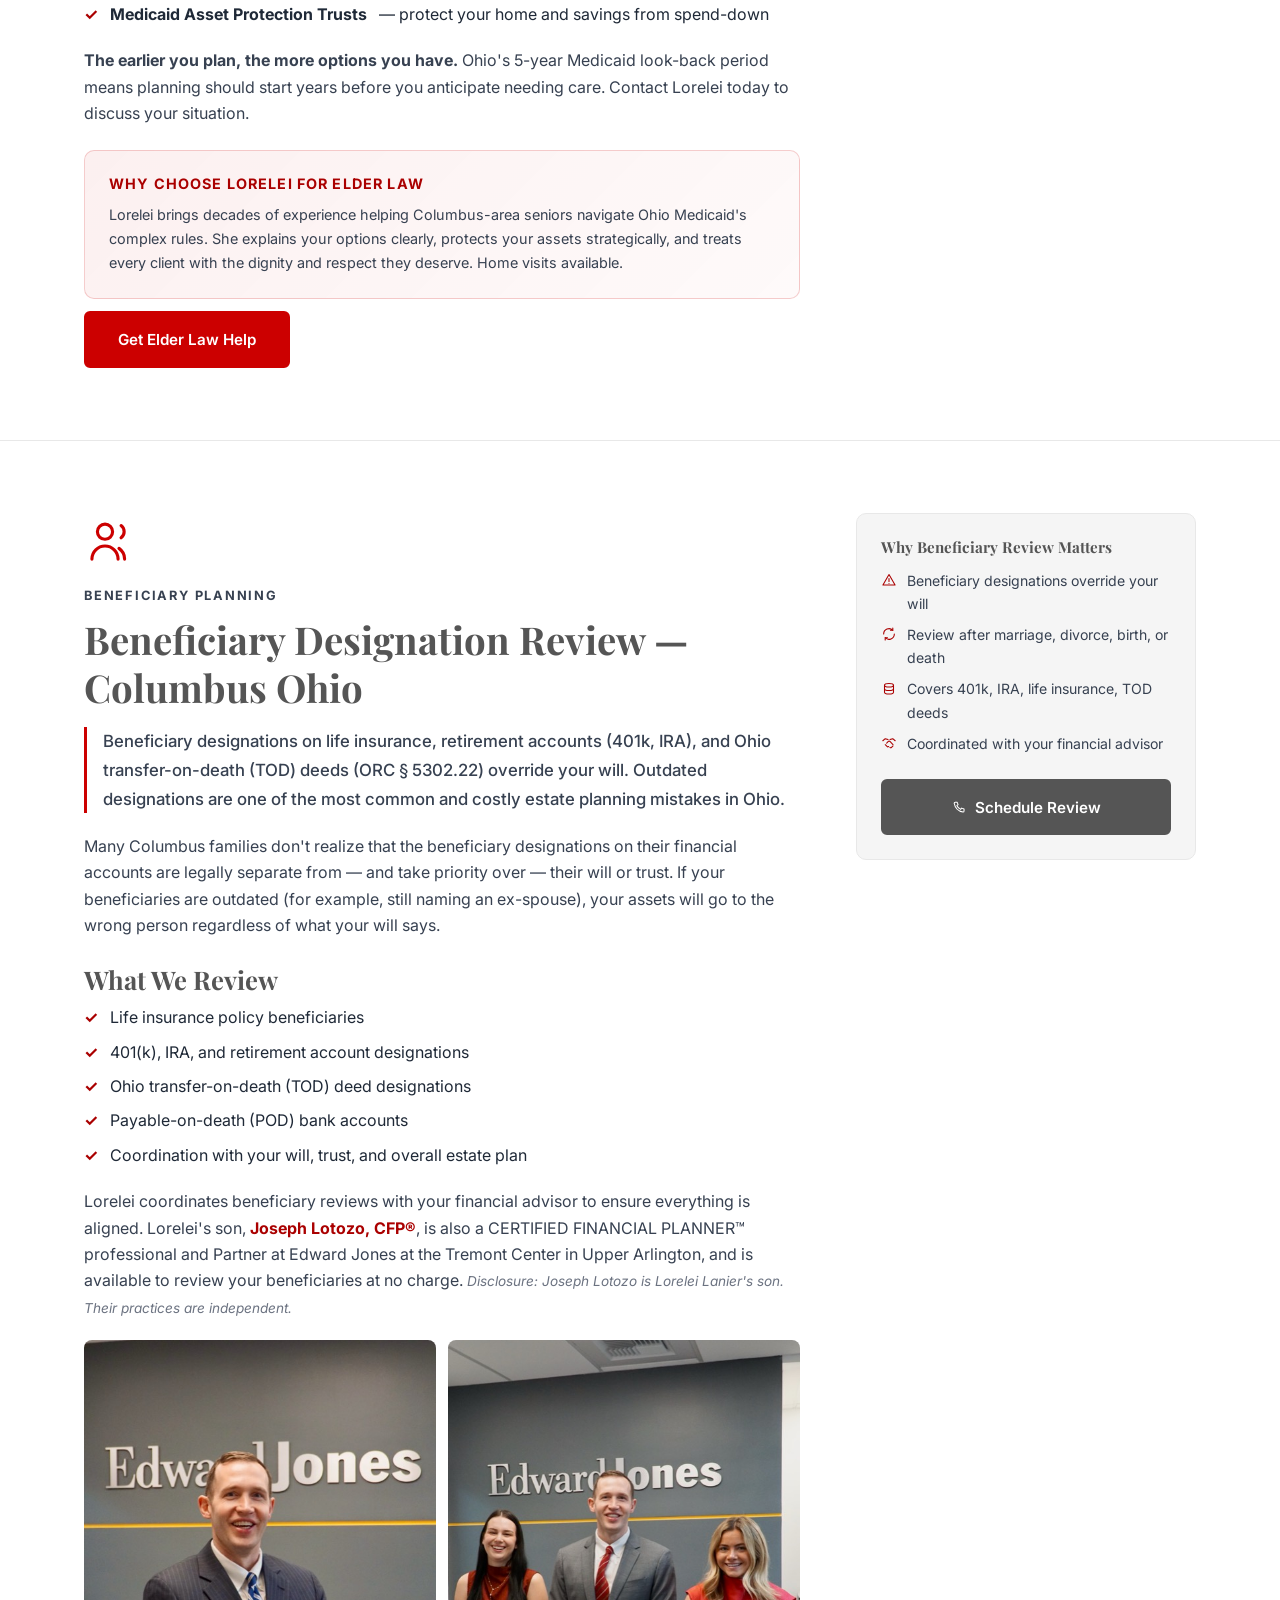
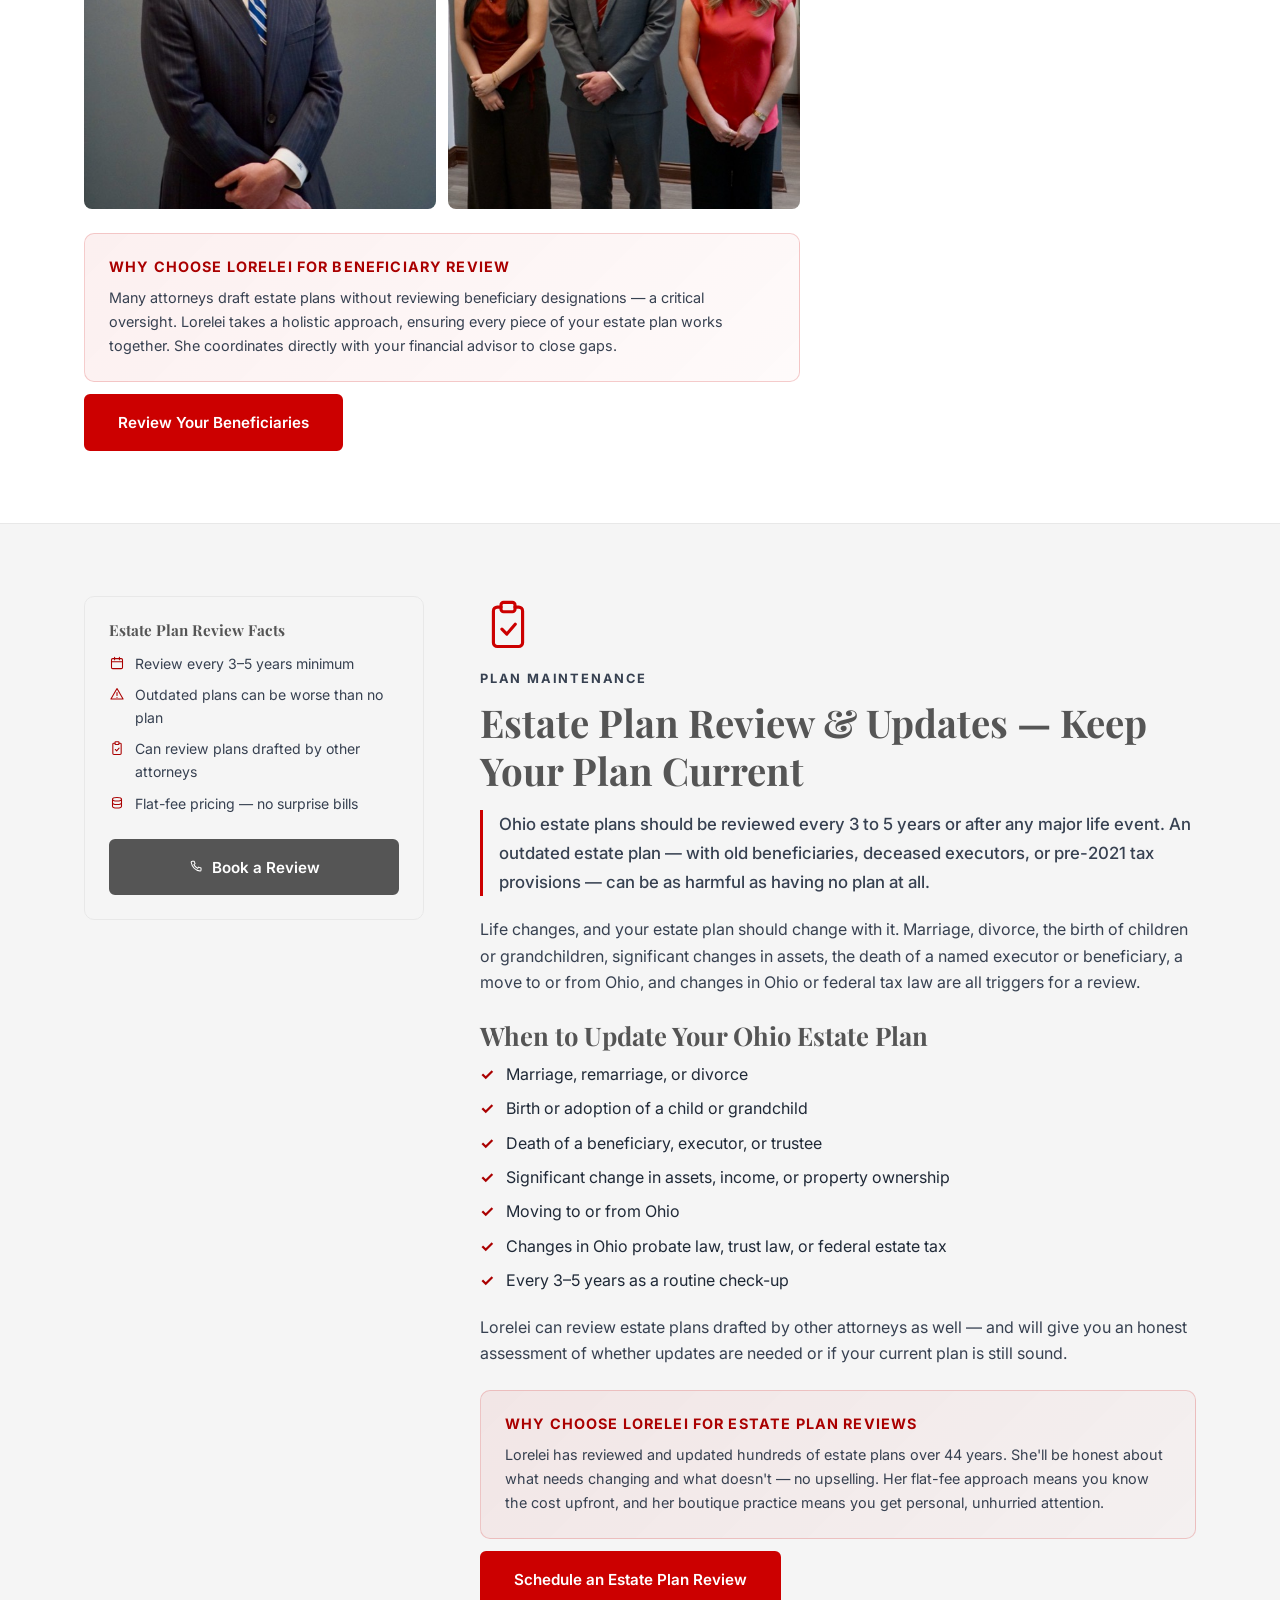
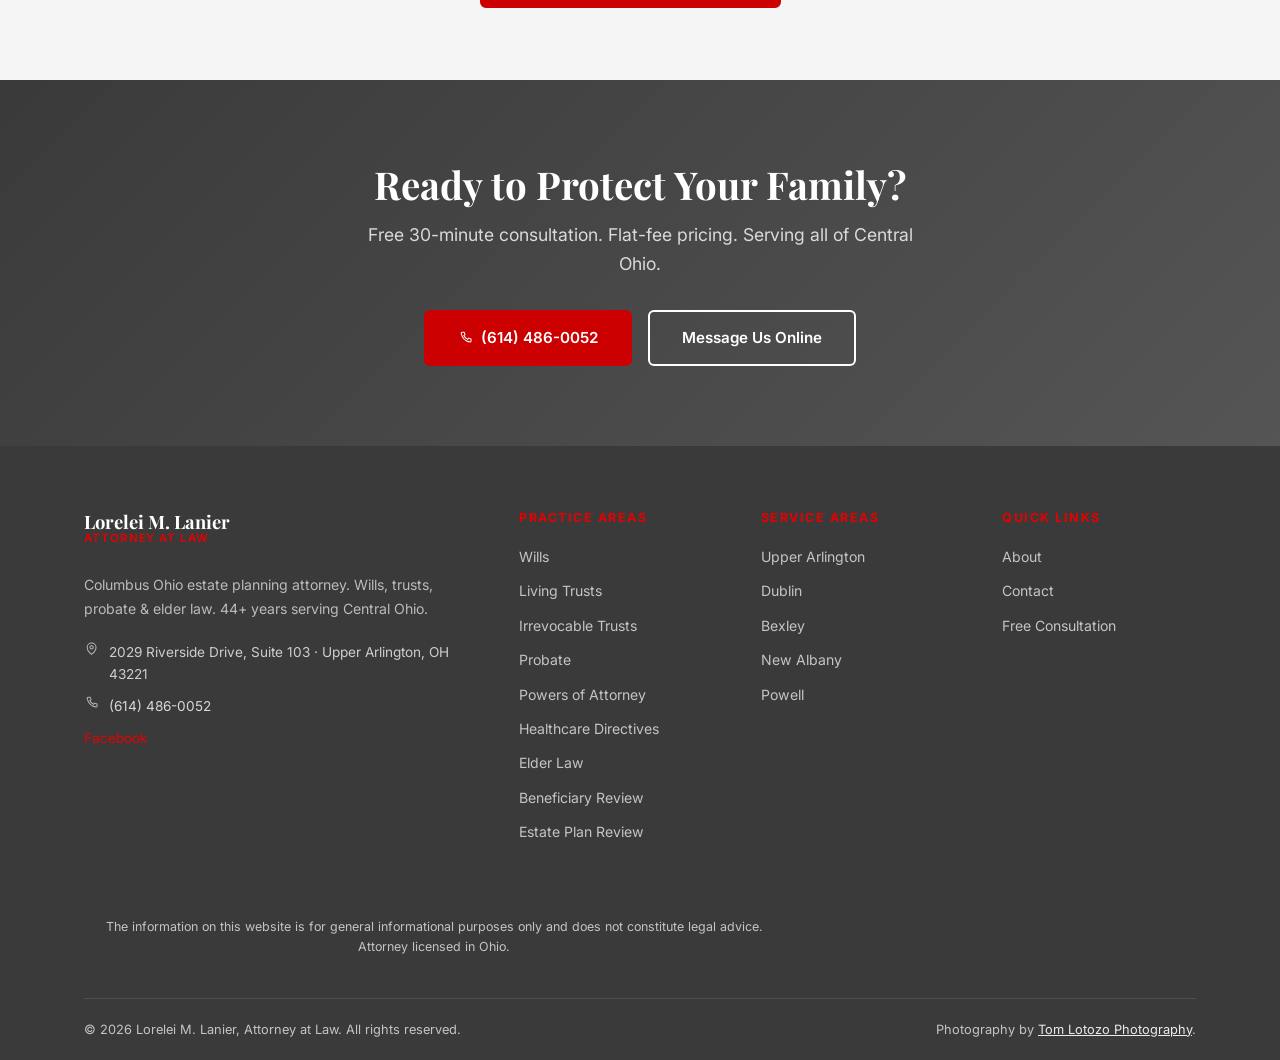
<file: practice-areas.html>
<!DOCTYPE html>
<html lang="en">
<head>
  <meta name="referrer" content="strict-origin-when-cross-origin">
  <meta http-equiv="Content-Security-Policy" content="base-uri 'self'; object-src 'none'; upgrade-insecure-requests">
  <meta charset="UTF-8">
  <meta name="google-site-verification" content="7qvclaixabrEIi8Ljbclsh3qMbZ9x8yK6zFvgZ43_2Q" />
  <meta name="viewport" content="width=device-width, initial-scale=1.0">

  <title>Estate Planning, Wills, Trusts & Probate Attorney Columbus Ohio | Lorelei Lanier</title>
  <meta name="description" content="Wills, revocable & irrevocable trusts, probate, powers of attorney, healthcare directives and Medicaid planning for Central Ohio families.">
  <meta name="keywords" content="estate planning Columbus Ohio, wills attorney Columbus Ohio, trust attorney Columbus Ohio, probate attorney Columbus Ohio, revocable living trust Ohio, irrevocable trust Ohio, power of attorney Ohio, healthcare directive Ohio, elder law Columbus Ohio, Medicaid planning Ohio, estate planning Upper Arlington Ohio, trust lawyer Dublin Ohio, probate Franklin County Ohio">

  <meta name="robots" content="index, follow, max-snippet:-1, max-image-preview:large, max-video-preview:-1">
  <link rel="canonical" href="https://loreleimlanierlaw.com/practice-areas.html">
  <meta property="og:title" content="Estate Planning Services Columbus Ohio | Wills, Trusts, Probate | Lorelei Lanier">
  <meta property="og:description" content="Complete Ohio estate planning: wills, trusts, probate, elder law. Serving Columbus, Upper Arlington, Dublin & all of Central Ohio. Free consultation.">
  <meta property="og:url" content="https://loreleimlanierlaw.com/practice-areas.html">
  <meta property="og:image" content="https://loreleimlanierlaw.com/assets/images/lorelei-lanier-office-sign.jpg">
  <meta property="og:image:alt" content="Estate planning attorney Lorelei M. Lanier outside her office at 2029 Riverside Drive, Suite 103, Upper Arlington, Ohio">
  <link rel="alternate" hreflang="en-us" href="https://loreleimlanierlaw.com/practice-areas.html">

  <script type="application/ld+json">
  {
    "@context": "https://schema.org",
    "@type": "BreadcrumbList",
    "itemListElement": [
      {"@type": "ListItem", "position": 1, "name": "Home", "item": "https://loreleimlanierlaw.com/"},
      {"@type": "ListItem", "position": 2, "name": "Practice Areas", "item": "https://loreleimlanierlaw.com/practice-areas.html"}
    ]
  }
  </script>

  <script type="application/ld+json">
  {
    "@context": "https://schema.org",
    "@type": "ItemList",
    "name": "Estate Planning Legal Services — Columbus Ohio",
    "description": "Estate planning, wills, trusts, probate and elder law services from Lorelei M. Lanier, Attorney at Law in Columbus Ohio.",
    "itemListElement": [
      {"@type": "ListItem", "position": 1, "name": "Wills & Last Testaments", "url": "https://loreleimlanierlaw.com/practice-areas.html#wills"},
      {"@type": "ListItem", "position": 2, "name": "Revocable Living Trusts", "url": "https://loreleimlanierlaw.com/practice-areas.html#trusts"},
      {"@type": "ListItem", "position": 3, "name": "Irrevocable Trusts", "url": "https://loreleimlanierlaw.com/practice-areas.html#irrevocable"},
      {"@type": "ListItem", "position": 4, "name": "Probate & Estate Administration", "url": "https://loreleimlanierlaw.com/practice-areas.html#probate"},
      {"@type": "ListItem", "position": 5, "name": "Powers of Attorney", "url": "https://loreleimlanierlaw.com/practice-areas.html#poa"},
      {"@type": "ListItem", "position": 6, "name": "Healthcare Directives", "url": "https://loreleimlanierlaw.com/practice-areas.html#healthcare"},
      {"@type": "ListItem", "position": 7, "name": "Elder Law & Medicaid Planning", "url": "https://loreleimlanierlaw.com/practice-areas.html#elder"},
      {"@type": "ListItem", "position": 8, "name": "Beneficiary Designation Review", "url": "https://loreleimlanierlaw.com/practice-areas.html#beneficiary-review"},
      {"@type": "ListItem", "position": 9, "name": "Estate Plan Review & Updates", "url": "https://loreleimlanierlaw.com/practice-areas.html#estate-plan-review"}
    ]
  }
  </script>

  <link rel="preconnect" href="https://fonts.googleapis.com">
  <link rel="preconnect" href="https://fonts.gstatic.com" crossorigin>
  <link href="https://fonts.googleapis.com/css2?family=Playfair+Display:wght@400;600;700&family=Inter:wght@400;500;600;700&display=swap" rel="stylesheet">
  <link rel="stylesheet" href="css/style.css">
  <style>
    .service-section { padding: 4.5rem 0; border-bottom: 1px solid var(--gray-200); }
    .service-section:last-of-type { border-bottom: none; }
    .service-inner { display: grid; grid-template-columns: 1fr 340px; gap: 3.5rem; align-items: start; }
    .service-inner.reverse { grid-template-columns: 340px 1fr; }
    .service-inner.reverse .service-main { order: 2; }
    .service-inner.reverse .service-sidebar { order: 1; }
    /* Quick-link strip. It used to force nowrap + overflow-x at every width,
       which put a raw horizontal scrollbar across the page on desktop even
       though there was room to wrap. Wrap on desktop, swipe on mobile. */
    .quicklink-bar { background: var(--cream); border-bottom: 1px solid var(--gray-200); padding: 1rem 0; }
    .quicklink-strip { display: flex; gap: .75rem; flex-wrap: wrap; }
    @media (max-width: 768px) {
      .quicklink-bar { overflow-x: auto; -webkit-overflow-scrolling: touch; }
      .quicklink-strip { flex-wrap: nowrap; white-space: nowrap; }
    }
    .service-icon-lg { font-size: 3.5rem; margin-bottom: 1rem; }
    .service-main h2 { margin-bottom: 1rem; }
    .service-main p { color: var(--gray-700); }
    .service-sidebar .quick-facts {
      background: var(--cream);
      border: 1px solid var(--gray-200);
      border-radius: 10px;
      padding: 1.5rem;
      position: sticky;
      top: 100px;
    }
    .service-sidebar h4 { margin-bottom: .75rem; font-size: .95rem; }
    .quick-fact { display: flex; gap: .6rem; font-size: .88rem; margin-bottom: .5rem; color: var(--gray-700); }
    .quick-fact span:first-child { color: var(--gold-dark); flex-shrink: 0; }
    .why-choose-callout {
      background: linear-gradient(135deg, rgba(204,0,0,.06), rgba(204,0,0,.02));
      border: 1px solid rgba(204,0,0,.18);
      border-radius: 10px;
      padding: 1.5rem;
      margin-top: 1.5rem;
    }
    .why-choose-callout h4 {
      font-family: var(--font-sans);
      font-size: .9rem;
      font-weight: 700;
      color: var(--gold-dark);
      text-transform: uppercase;
      letter-spacing: .08em;
      margin-bottom: .6rem;
    }
    .why-choose-callout p { font-size: .9rem; color: var(--gray-700); margin: 0; }
    .quick-answer {
      font-size: 1.05rem;
      font-weight: 500;
      color: var(--navy);
      line-height: 1.7;
      border-left: 3px solid var(--gold);
      padding-left: 1rem;
      margin-bottom: 1.25rem;
    }
    @media (max-width: 768px) {
      .service-inner, .service-inner.reverse { grid-template-columns: 1fr; }
      .service-inner.reverse .service-main { order: 1; }
      .service-inner.reverse .service-sidebar { order: 2; }
      .service-sidebar .quick-facts { position: static; }
    }
  </style>
</head>
<body>


<!-- ICON SPRITE — monoline, 24px grid, inherits currentColor. See css/style.css .icon -->
<svg xmlns="http://www.w3.org/2000/svg" style="display:none" aria-hidden="true" focusable="false"><defs>
<symbol id="i-doc" viewBox="0 0 24 24"><path d="M14 2.75H7A1.75 1.75 0 0 0 5.25 4.5v15A1.75 1.75 0 0 0 7 21.25h10a1.75 1.75 0 0 0 1.75-1.75V7.5z"/><path d="M14 2.75V7.5h4.75"/><path d="M8.5 12.5h7M8.5 16h4.5"/></symbol>
<symbol id="i-house" viewBox="0 0 24 24"><path d="M3.5 10.5 12 3.75l8.5 6.75"/><path d="M5.75 9.25V20a.75.75 0 0 0 .75.75h11a.75.75 0 0 0 .75-.75V9.25"/><path d="M10 20.75v-5.5h4v5.5"/></symbol>
<symbol id="i-shield" viewBox="0 0 24 24"><path d="M12 2.75 4.75 5.6v5.9c0 4.4 3.05 8.3 7.25 9.75 4.2-1.45 7.25-5.35 7.25-9.75V5.6z"/><path d="M9.9 12.1v-1.4a2.1 2.1 0 0 1 4.2 0v1.4"/><rect x="9.1" y="12.1" width="5.8" height="4.4" rx="1"/></symbol>
<symbol id="i-scales" viewBox="0 0 24 24"><path d="M12 3.5v17M6.75 20.75h10.5M3.75 7.25h16.5"/><path d="M7 7.5 3.9 13.6h6.2z"/><path d="M17 7.5l-3.1 6.1h6.2z"/></symbol>
<symbol id="i-pen" viewBox="0 0 24 24"><path d="M4 20.25l1-4 11-11a2.12 2.12 0 0 1 3 3l-11 11z"/><path d="M14.5 6.5l3 3"/><path d="M4 20.25l4-1"/></symbol>
<symbol id="i-heart" viewBox="0 0 24 24"><path d="M12 20.25s-7.25-4.5-7.25-9.4A4.4 4.4 0 0 1 12 7.9a4.4 4.4 0 0 1 7.25 2.95c0 4.9-7.25 9.4-7.25 9.4Z"/></symbol>
<symbol id="i-umbrella" viewBox="0 0 24 24"><path d="M3 12.25a9 9 0 0 1 18 0z"/><path d="M12 3.25v1.05"/><path d="M12 12.25v6.4a2.1 2.1 0 0 1-4.2 0"/></symbol>
<symbol id="i-briefcase" viewBox="0 0 24 24"><rect x="3.25" y="7.25" width="17.5" height="12.5" rx="2"/><path d="M8.5 7.25V5.9A1.9 1.9 0 0 1 10.4 4h3.2a1.9 1.9 0 0 1 1.9 1.9v1.35"/><path d="M3.25 13h17.5"/></symbol>
<symbol id="i-people" viewBox="0 0 24 24"><circle cx="9" cy="8" r="3.25"/><path d="M3.4 19.75a5.6 5.6 0 0 1 11.2 0"/><path d="M15.9 5.4a3.25 3.25 0 0 1 0 5.2"/><path d="M17.4 19.75a5.6 5.6 0 0 0-2.4-4.6"/></symbol>
<symbol id="i-clipboard" viewBox="0 0 24 24"><path d="M9 4.75H7.4A1.65 1.65 0 0 0 5.75 6.4v13.6a1.65 1.65 0 0 0 1.65 1.65h9.2a1.65 1.65 0 0 0 1.65-1.65V6.4A1.65 1.65 0 0 0 16.6 4.75H15"/><rect x="9" y="2.75" width="6" height="4" rx="1.1"/><path d="M9.4 14.2l2.1 2.1 3.6-4.2"/></symbol>
<symbol id="i-medal" viewBox="0 0 24 24"><circle cx="12" cy="9" r="5.4"/><path d="M9.1 13.6 7.6 21.25 12 18.8l4.4 2.45-1.5-7.65"/></symbol>
<symbol id="i-star" viewBox="0 0 24 24"><path d="M12 3.6l2.62 5.3 5.88.86-4.25 4.14 1 5.85L12 17l-5.25 2.75 1-5.85L3.5 9.76l5.88-.86z"/></symbol>
<symbol id="i-cap" viewBox="0 0 24 24"><path d="M12 4 2.75 8.4 12 12.8l9.25-4.4z"/><path d="M6.6 10.6v4.9c0 1.55 2.42 2.8 5.4 2.8s5.4-1.25 5.4-2.8v-4.9"/><path d="M21.25 8.4v5.1"/></symbol>
<symbol id="i-certificate" viewBox="0 0 24 24"><rect x="3.75" y="3.75" width="16.5" height="11" rx="1.5"/><path d="M7.5 7.6h9M7.5 11h5.5"/><path d="M9.4 14.75v5.9l2.6-1.6 2.6 1.6v-5.9"/></symbol>
<symbol id="i-pin" viewBox="0 0 24 24"><path d="M12 21.25s7-5.7 7-11a7 7 0 1 0-14 0c0 5.3 7 11 7 11Z"/><circle cx="12" cy="10.1" r="2.6"/></symbol>
<symbol id="i-phone" viewBox="0 0 24 24"><path d="M6.6 3.4h3.1l1.5 3.9-2 1.5a12.2 12.2 0 0 0 6 6l1.5-2 3.9 1.5v3.1a1.6 1.6 0 0 1-1.6 1.6A16.7 16.7 0 0 1 5 5 1.6 1.6 0 0 1 6.6 3.4Z"/></symbol>
<symbol id="i-fax" viewBox="0 0 24 24"><path d="M7.25 9.25V4.5h9.5v4.75"/><rect x="3.75" y="9.25" width="16.5" height="6.75" rx="1.6"/><path d="M7.25 14h9.5v5.75h-9.5z"/></symbol>
<symbol id="i-clock" viewBox="0 0 24 24"><circle cx="12" cy="12" r="8.5"/><path d="M12 7.1v5.2l3.3 2"/></symbol>
<symbol id="i-coins" viewBox="0 0 24 24"><ellipse cx="12" cy="6.4" rx="6.75" ry="2.7"/><path d="M5.25 6.4v5.2c0 1.5 3.02 2.7 6.75 2.7s6.75-1.2 6.75-2.7V6.4"/><path d="M5.25 11.6v5.2c0 1.5 3.02 2.7 6.75 2.7s6.75-1.2 6.75-2.7v-5.2"/></symbol>
<symbol id="i-lock" viewBox="0 0 24 24"><rect x="4.75" y="10.4" width="14.5" height="9.85" rx="1.8"/><path d="M8.3 10.4V7.6a3.7 3.7 0 0 1 7.4 0v2.8"/></symbol>
<symbol id="i-chart" viewBox="0 0 24 24"><path d="M4 20.25h16.25"/><path d="M7.1 20.25v-6.1M12 20.25V6.6M16.9 20.25v-8.9"/></symbol>
<symbol id="i-calendar" viewBox="0 0 24 24"><rect x="3.75" y="5.4" width="16.5" height="15" rx="1.8"/><path d="M3.75 10.1h16.5M8.4 3.5v3.7M15.6 3.5v3.7"/></symbol>
<symbol id="i-refresh" viewBox="0 0 24 24"><path d="M20 12a8 8 0 0 1-13.7 5.6M4 12a8 8 0 0 1 13.7-5.6"/><path d="M17.7 2.9v3.5h-3.5M6.3 21.1v-3.5h3.5"/></symbol>
<symbol id="i-bank" viewBox="0 0 24 24"><path d="M3.25 9.4 12 4.25l8.75 5.15"/><path d="M5.4 9.75v8.1M10 9.75v8.1M14 9.75v8.1M18.6 9.75v8.1"/><path d="M3.5 20.25h17"/></symbol>
<symbol id="i-handshake" viewBox="0 0 24 24"><path d="M8.5 12.2 11 9.7a1.7 1.7 0 0 1 2.4 0l4.6 4.6"/><path d="M2.75 8.6 6.4 5.5l4.1 1.4"/><path d="M21.25 8.6 17.6 5.5l-4 1.4"/><path d="M6.4 14.6 9 17.2a1.7 1.7 0 0 0 2.4 0"/><path d="M13.4 18.5a1.7 1.7 0 0 0 2.4 0l2.2-2.2"/></symbol>
<symbol id="i-baby" viewBox="0 0 24 24"><circle cx="12" cy="8.4" r="5"/><path d="M10.2 8h.01M13.8 8h.01"/><path d="M10.4 10.6a2.4 2.4 0 0 0 3.2 0"/><path d="M6.6 14.6a8 8 0 0 0 10.8 0"/><path d="M12 16.6v4.1"/></symbol>
<symbol id="i-warning" viewBox="0 0 24 24"><path d="M12 3.9 2.9 19.6h18.2z"/><path d="M12 9.8v4.3M12 17.2h.01"/></symbol>
</defs></svg>
  <div class="top-bar">
    <div class="container">
      <div class="top-bar-meta">
        <span class="top-bar-item"><svg class="icon" aria-hidden="true"><use href="#i-pin"></use></svg> 2029 Riverside Drive, Suite 103 · Upper Arlington, OH 43221</span>
        <span class="top-bar-item"><svg class="icon" aria-hidden="true"><use href="#i-clock"></use></svg> Mon–Fri 9am–5pm</span>
      </div>
      <div><a href="tel:+16144860052" class="top-bar-item" style="font-weight:700;"><svg class="icon" aria-hidden="true"><use href="#i-phone"></use></svg> (614) 486-0052</a></div>
    </div>
  </div>

  <header class="site-header" role="banner">
    <div class="header-inner">
      <a href="index.html" class="logo">
        <span class="logo-name">Lorelei M. Lanier</span>
        <span class="logo-tagline">Attorney at Law · Columbus, Ohio</span>
      </a>
      <nav aria-label="Main navigation">
        <ul class="nav-links">
          <li><a href="index.html">Home</a></li>
          <li><a href="about.html">About</a></li>
          <li><a href="practice-areas.html" class="active">Practice Areas</a></li>
          <li><a href="service-areas.html">Service Areas</a></li>
          <li><a href="contact.html">Contact</a></li>
        </ul>
      </nav>
      <a href="tel:+16144860052" class="btn btn-primary nav-cta">Free Consultation</a>
      <button class="hamburger" aria-label="Open navigation" aria-expanded="false">
        <span></span><span></span><span></span>
      </button>
    </div>
  </header>

  <section class="page-hero">
    <div class="container">
      <nav class="breadcrumb" aria-label="Breadcrumb">
        <a href="index.html">Home</a>
        <span class="sep">›</span>
        <span>Practice Areas</span>
      </nav>
      <h1>Estate Planning Services — Columbus, Ohio</h1>
      <p>Wills, trusts, probate, elder law, and more — comprehensive estate planning tailored to your family's needs throughout Central Ohio.</p>
    </div>
  </section>

  <!-- NAV QUICK LINKS -->
  <div class="quicklink-bar">
    <div class="container">
      <div class="quicklink-strip">
        <a href="#wills" class="area-chip"><svg class="icon" aria-hidden="true"><use href="#i-doc"></use></svg> Wills</a>
        <a href="#trusts" class="area-chip"><svg class="icon" aria-hidden="true"><use href="#i-bank"></use></svg> Living Trusts</a>
        <a href="#irrevocable" class="area-chip"><svg class="icon" aria-hidden="true"><use href="#i-shield"></use></svg> Irrevocable Trusts</a>
        <a href="#probate" class="area-chip"><svg class="icon" aria-hidden="true"><use href="#i-scales"></use></svg> Probate</a>
        <a href="#poa" class="area-chip"><svg class="icon" aria-hidden="true"><use href="#i-clipboard"></use></svg> Powers of Attorney</a>
        <a href="#healthcare" class="area-chip"><svg class="icon" aria-hidden="true"><use href="#i-heart"></use></svg> Healthcare Directives</a>
        <a href="#elder" class="area-chip"><svg class="icon" aria-hidden="true"><use href="#i-umbrella"></use></svg> Elder Law</a>
        <a href="#beneficiary-review" class="area-chip"><svg class="icon" aria-hidden="true"><use href="#i-refresh"></use></svg> Beneficiary Review</a>
        <a href="#estate-plan-review" class="area-chip"><svg class="icon" aria-hidden="true"><use href="#i-clipboard"></use></svg> Estate Plan Review</a>
      </div>
    </div>
  </div>

  <main>

    <!-- WILLS -->
    <section class="service-section" id="wills" aria-labelledby="wills-heading">
      <div class="container">
        <div class="service-inner">
          <div class="service-main">
            <div class="service-icon-lg"><svg class="icon" aria-hidden="true"><use href="#i-doc"></use></svg></div>
            <p class="section-label">Estate Planning</p>
            <h2 id="wills-heading">Wills &amp; Last Testaments in Columbus, Ohio</h2>
            <p class="quick-answer">A legally valid Ohio will (governed by ORC § 2107) names your executor, designates guardians for minor children, and directs how your assets are distributed — ensuring your wishes, not state law, control your legacy.</p>
            <p>
              A valid, professionally drafted will is the foundation of every estate plan. Without one,
              Ohio's intestacy laws decide who inherits your assets — which may not reflect your wishes at all.
              Your will can name guardians for minor children, designate an executor, and direct the distribution
              of everything you own.
            </p>
            <h3 style="margin:1.5rem 0 .6rem;">What Your Ohio Will Can Do</h3>
            <ul style="list-style:none;margin-bottom:1.25rem;">
              <li style="display:flex;gap:.75rem;margin-bottom:.5rem;"><span style="color:var(--gold-dark);font-weight:bold;">✓</span> Name a trusted executor to manage your estate</li>
              <li style="display:flex;gap:.75rem;margin-bottom:.5rem;"><span style="color:var(--gold-dark);font-weight:bold;">✓</span> Designate guardians for minor or special needs children</li>
              <li style="display:flex;gap:.75rem;margin-bottom:.5rem;"><span style="color:var(--gold-dark);font-weight:bold;">✓</span> Distribute real estate, bank accounts, investments, and personal property</li>
              <li style="display:flex;gap:.75rem;margin-bottom:.5rem;"><span style="color:var(--gold-dark);font-weight:bold;">✓</span> Leave specific gifts to family, friends, or charities</li>
              <li style="display:flex;gap:.75rem;margin-bottom:.5rem;"><span style="color:var(--gold-dark);font-weight:bold;">✓</span> Minimize family disputes and potential contests</li>
              <li style="display:flex;gap:.75rem;margin-bottom:.5rem;"><span style="color:var(--gold-dark);font-weight:bold;">✓</span> Comply with Ohio's specific signing and witnessing requirements</li>
            </ul>
            <div class="why-choose-callout">
              <h4>Why Choose Lorelei for Your Will</h4>
              <p>With 44+ years drafting Ohio wills, Lorelei provides one-on-one personal attention, transparent flat-fee pricing, and will even meet you at your home if needed. You'll work directly with her — never a paralegal.</p>
            </div>
            <a href="contact.html" class="btn btn-primary" style="margin-top:.75rem;">Get a Free Will Consultation</a>
          </div>
          <div class="service-sidebar">
            <div class="quick-facts">
              <h4>Quick Facts: Ohio Wills</h4>
              <div class="quick-fact"><span><svg class="icon" aria-hidden="true"><use href="#i-scales"></use></svg></span><span>Goes through Ohio probate court after death</span></div>
              <div class="quick-fact"><span><svg class="icon" aria-hidden="true"><use href="#i-clipboard"></use></svg></span><span>Requires 2 adult witnesses in Ohio</span></div>
              <div class="quick-fact"><span><svg class="icon" aria-hidden="true"><use href="#i-baby"></use></svg></span><span>Names guardians for minor children</span></div>
              <div class="quick-fact"><span><svg class="icon" aria-hidden="true"><use href="#i-refresh"></use></svg></span><span>Can be updated anytime while you're alive</span></div>
              <div class="quick-fact"><span><svg class="icon" aria-hidden="true"><use href="#i-scales"></use></svg></span><span>Filed with Franklin County Probate Court</span></div>
              <a href="tel:+16144860052" class="btn btn-navy" style="width:100%;justify-content:center;margin-top:1rem;"><svg class="icon" aria-hidden="true"><use href="#i-phone"></use></svg> Call for Pricing</a>
            </div>
          </div>
        </div>
      </div>
    </section>

    <!-- REVOCABLE TRUSTS -->
    <section class="service-section section--cream" id="trusts" aria-labelledby="trusts-heading">
      <div class="container">
        <div class="service-inner reverse">
          <div class="service-main">
            <div class="service-icon-lg"><svg class="icon" aria-hidden="true"><use href="#i-bank"></use></svg></div>
            <p class="section-label">Trust Planning</p>
            <h2 id="trusts-heading">Revocable Living Trusts — Avoid Ohio Probate</h2>
            <p class="quick-answer">A revocable living trust allows Columbus Ohio families to transfer assets to beneficiaries immediately after death — bypassing Ohio probate court entirely, maintaining complete privacy, and avoiding the cost of probate administration — attorney fees in an Ohio probate estate are set by local probate court rule on a sliding scale of roughly 2–4% of estate value, on top of the court&rsquo;s own filing costs.</p>
            <p>
              A revocable living trust is one of the most powerful estate planning tools available to
              Columbus Ohio families. Unlike a will, assets held in a trust pass immediately to your
              beneficiaries after death — without going through Ohio probate court. This means faster
              distribution, complete privacy, and no court costs.
            </p>
            <h3 style="margin:1.5rem 0 .6rem;">Benefits of a Revocable Living Trust</h3>
            <ul style="list-style:none;margin-bottom:1.25rem;">
              <li style="display:flex;gap:.75rem;margin-bottom:.5rem;"><span style="color:var(--gold-dark);font-weight:bold;">✓</span> <strong>Avoids probate</strong> — assets transfer immediately to beneficiaries</li>
              <li style="display:flex;gap:.75rem;margin-bottom:.5rem;"><span style="color:var(--gold-dark);font-weight:bold;">✓</span> <strong>Complete privacy</strong> — no public court record of your assets</li>
              <li style="display:flex;gap:.75rem;margin-bottom:.5rem;"><span style="color:var(--gold-dark);font-weight:bold;">✓</span> <strong>Incapacity protection</strong> — a successor trustee manages assets if you become incapacitated</li>
              <li style="display:flex;gap:.75rem;margin-bottom:.5rem;"><span style="color:var(--gold-dark);font-weight:bold;">✓</span> <strong>Multi-state property</strong> — avoids ancillary probate in multiple states</li>
              <li style="display:flex;gap:.75rem;margin-bottom:.5rem;"><span style="color:var(--gold-dark);font-weight:bold;">✓</span> <strong>Fully revocable</strong> — you retain full control; amend or revoke anytime</li>
              <li style="display:flex;gap:.75rem;margin-bottom:.5rem;"><span style="color:var(--gold-dark);font-weight:bold;">✓</span> <strong>Minor/spendthrift protection</strong> — controls how and when children receive assets</li>
            </ul>
            <p>Lorelei helps Columbus families — especially those in Upper Arlington, Dublin, Bexley, New Albany, and other areas with higher-value estates — determine whether a revocable trust is the right fit, and handles all trust funding and deed transfers.</p>
            <div class="why-choose-callout">
              <h4>Why Choose Lorelei for Your Trust</h4>
              <p>Lorelei handles the entire trust process — drafting, funding, deed transfers — so nothing falls through the cracks. Her 44 years of Ohio trust experience means your trust is properly structured from day one. Flat-fee pricing with no surprises.</p>
            </div>
            <a href="contact.html" class="btn btn-primary" style="margin-top:.75rem;">Discuss Your Trust Options</a>
          </div>
          <div class="service-sidebar">
            <div class="quick-facts">
              <h4>Will vs. Trust — Ohio</h4>
              <div class="quick-fact"><span><svg class="icon" aria-hidden="true"><use href="#i-scales"></use></svg></span><span><strong>Will:</strong> Goes through probate (public, can take 6–18 months)</span></div>
              <div class="quick-fact"><span><svg class="icon" aria-hidden="true"><use href="#i-bank"></use></svg></span><span><strong>Trust:</strong> Bypasses probate (private, immediate distribution)</span></div>
              <div class="quick-fact"><span><svg class="icon" aria-hidden="true"><use href="#i-coins"></use></svg></span><span>Trust avoids probate administration costs (attorney fees in probate run roughly 2–4% of estate by local court rule)</span></div>
              <div class="quick-fact"><span><svg class="icon" aria-hidden="true"><use href="#i-lock"></use></svg></span><span>Trust keeps your estate private — no public court file</span></div>
              <a href="tel:+16144860052" class="btn btn-navy" style="width:100%;justify-content:center;margin-top:1rem;"><svg class="icon" aria-hidden="true"><use href="#i-phone"></use></svg> Free Consultation</a>
            </div>
          </div>
        </div>
      </div>
    </section>

    <!-- IRREVOCABLE TRUSTS -->
    <section class="service-section" id="irrevocable" aria-labelledby="irrevocable-heading">
      <div class="container">
        <div class="service-inner">
          <div class="service-main">
            <div class="service-icon-lg"><svg class="icon" aria-hidden="true"><use href="#i-shield"></use></svg></div>
            <p class="section-label">Advanced Trust Planning</p>
            <h2 id="irrevocable-heading">Irrevocable Trusts — Asset Protection &amp; Medicaid Planning</h2>
            <p class="quick-answer">An irrevocable trust permanently removes assets from your taxable estate, protecting them from creditors, lawsuits, and Ohio Medicaid spend-down requirements — but requires careful planning due to the 5-year Medicaid look-back period under Ohio law.</p>
            <p>
              An irrevocable trust permanently transfers assets out of your taxable estate, offering
              significant benefits for asset protection, Medicaid planning, and estate tax reduction.
              Unlike a revocable trust, you give up control of the assets — but in return, those assets
              are protected from creditors, lawsuits, and Medicaid spend-down requirements.
            </p>
            <h3 style="margin:1.5rem 0 .6rem;">Types of Irrevocable Trusts We Draft</h3>
            <ul style="list-style:none;margin-bottom:1.25rem;">
              <li style="display:flex;gap:.75rem;margin-bottom:.5rem;"><span style="color:var(--gold-dark);font-weight:bold;">✓</span> <strong>Medicaid Asset Protection Trusts (MAPT)</strong> — protect your home and savings from Ohio Medicaid spend-down</li>
              <li style="display:flex;gap:.75rem;margin-bottom:.5rem;"><span style="color:var(--gold-dark);font-weight:bold;">✓</span> <strong>Special Needs Trusts</strong> — protect disabled beneficiaries without disqualifying government benefits</li>
              <li style="display:flex;gap:.75rem;margin-bottom:.5rem;"><span style="color:var(--gold-dark);font-weight:bold;">✓</span> <strong>Charitable Trusts</strong> — maximize charitable giving while receiving tax benefits</li>
              <li style="display:flex;gap:.75rem;margin-bottom:.5rem;"><span style="color:var(--gold-dark);font-weight:bold;">✓</span> <strong>Spendthrift Trusts</strong> — protect inheritance from a beneficiary's creditors or poor financial decisions</li>
            <div class="why-choose-callout">
              <h4>Why Choose Lorelei for Irrevocable Trusts</h4>
              <p>Irrevocable trusts require precision. Lorelei clearly explains the trade-offs, tailors the strategy to your family's specific situation, and coordinates with your financial advisor to ensure your trust aligns with your overall plan. 44 years of Ohio trust law expertise.</p>
            </div>
            <a href="contact.html" class="btn btn-primary" style="margin-top:.75rem;">Schedule a Trust Consultation</a>
          </div>
          <div class="service-sidebar">
            <div class="quick-facts">
              <h4>Irrevocable Trust Key Facts</h4>
              <div class="quick-fact"><span><svg class="icon" aria-hidden="true"><use href="#i-shield"></use></svg></span><span>Protects assets from creditors and Medicaid</span></div>
              <div class="quick-fact"><span><svg class="icon" aria-hidden="true"><use href="#i-clock"></use></svg></span><span>Ohio Medicaid 5-year look-back period — plan early</span></div>
              <div class="quick-fact"><span><svg class="icon" aria-hidden="true"><use href="#i-house"></use></svg></span><span>Can protect your family home from nursing home costs</span></div>
              <div class="quick-fact"><span><svg class="icon" aria-hidden="true"><use href="#i-chart"></use></svg></span><span>Removes assets from taxable estate</span></div>
              <a href="tel:+16144860052" class="btn btn-navy" style="width:100%;justify-content:center;margin-top:1rem;"><svg class="icon" aria-hidden="true"><use href="#i-phone"></use></svg> Get Started</a>
            </div>
          </div>
        </div>
      </div>
    </section>

    <!-- PROBATE -->
    <section class="service-section section--cream" id="probate" aria-labelledby="probate-heading">
      <div class="container">
        <div class="service-inner reverse">
          <div class="service-main">
            <div class="service-icon-lg"><svg class="icon" aria-hidden="true"><use href="#i-scales"></use></svg></div>
            <p class="section-label">Estate Administration</p>
            <h2 id="probate-heading">Probate &amp; Estate Administration — Franklin County Ohio</h2>
            <p class="quick-answer">Ohio probate typically takes 6 to 18 months in Franklin County Probate Court. The process involves filing the will, notifying creditors, inventorying assets, paying debts, and distributing to beneficiaries. Estates of $35,000 or less &mdash; or $100,000 or less when everything passes to a surviving spouse &mdash; may qualify for release from administration under ORC &sect; 2113.03. A far smaller estate may instead qualify for summary release under ORC &sect; 2113.031.</p>
            <p>
              When a loved one passes away, the executor named in their will — or an administrator appointed by
              the court — must guide the estate through Ohio probate. It's a detailed legal process, and
              Franklin County Probate Court has specific requirements and deadlines. Lorelei Lanier
              guides executors, administrators, and beneficiaries through every step.
            </p>
            <h3 style="margin:1.5rem 0 .6rem;">Ohio Probate Process Overview</h3>
            <ul style="list-style:none;margin-bottom:1.25rem;">
              <li style="display:flex;gap:.75rem;margin-bottom:.5rem;"><span style="color:var(--gold-dark);font-weight:bold;">1.</span> File the will with Franklin County Probate Court</li>
              <li style="display:flex;gap:.75rem;margin-bottom:.5rem;"><span style="color:var(--gold-dark);font-weight:bold;">2.</span> Notify heirs, beneficiaries, and creditors</li>
              <li style="display:flex;gap:.75rem;margin-bottom:.5rem;"><span style="color:var(--gold-dark);font-weight:bold;">3.</span> Inventory and appraise estate assets</li>
              <li style="display:flex;gap:.75rem;margin-bottom:.5rem;"><span style="color:var(--gold-dark);font-weight:bold;">4.</span> Pay valid debts, taxes, and estate expenses</li>
              <li style="display:flex;gap:.75rem;margin-bottom:.5rem;"><span style="color:var(--gold-dark);font-weight:bold;">5.</span> File Ohio estate tax and income tax returns (if applicable)</li>
              <li style="display:flex;gap:.75rem;margin-bottom:.5rem;"><span style="color:var(--gold-dark);font-weight:bold;">6.</span> Distribute remaining assets to beneficiaries per the will</li>
            </ul>
            <p>Lorelei also handles <strong>summary release from administration</strong> for small estates, <strong>transfer on death</strong> designations, and <strong>trust administration</strong> for assets held in trust.</p>
            <div class="why-choose-callout">
              <h4>Why Choose Lorelei for Probate</h4>
              <p>Lorelei has guided countless executors through Franklin County Probate Court over 44 years. She handles every filing, deadline, and communication — so you can focus on your family. Compassionate, experienced, and accessible by phone.</p>
            </div>
            <a href="contact.html" class="btn btn-primary" style="margin-top:.75rem;">Get Probate Help</a>
          </div>
          <div class="service-sidebar">
            <div class="quick-facts">
              <h4>Ohio Probate Facts</h4>
              <div class="quick-fact"><span><svg class="icon" aria-hidden="true"><use href="#i-clock"></use></svg></span><span>Typically 6–18 months for standard estates</span></div>
              <div class="quick-fact"><span><svg class="icon" aria-hidden="true"><use href="#i-scales"></use></svg></span><span>Franklin County Probate Court, Columbus OH</span></div>
              <div class="quick-fact"><span><svg class="icon" aria-hidden="true"><use href="#i-clipboard"></use></svg></span><span>Executor has fiduciary duty to beneficiaries</span></div>
              <div class="quick-fact"><span><svg class="icon" aria-hidden="true"><use href="#i-coins"></use></svg></span><span>Estates of $35K or less (or $100K to a surviving spouse) may qualify for release from administration</span></div>
              <a href="tel:+16144860052" class="btn btn-navy" style="width:100%;justify-content:center;margin-top:1rem;"><svg class="icon" aria-hidden="true"><use href="#i-phone"></use></svg> Call Now</a>
            </div>
          </div>
        </div>
      </div>
    </section>

    <!-- POWERS OF ATTORNEY -->
    <section class="service-section" id="poa" aria-labelledby="poa-heading">
      <div class="container">
        <div class="service-inner">
          <div class="service-main">
            <div class="service-icon-lg"><svg class="icon" aria-hidden="true"><use href="#i-pen"></use></svg></div>
            <p class="section-label">Incapacity Planning</p>
            <h2 id="poa-heading">Durable Powers of Attorney — Ohio</h2>
            <p class="quick-answer">A durable power of attorney (POA) in Ohio designates a trusted person to manage your financial and legal affairs if you become incapacitated. Without one, your family may need an expensive, time-consuming court guardianship proceeding.</p>
            <p>
              A durable power of attorney (POA) designates someone you trust — your "agent" or
              "attorney-in-fact" — to manage your financial and legal affairs if you become unable
              to do so. In Ohio, a "durable" POA remains valid even if you become incapacitated,
              which is exactly when you need it most.
            </p>
            <h3 style="margin:1.5rem 0 .6rem;">What Your Ohio POA Can Authorize</h3>
            <ul style="list-style:none;margin-bottom:1.25rem;">
              <li style="display:flex;gap:.75rem;margin-bottom:.5rem;"><span style="color:var(--gold-dark);font-weight:bold;">✓</span> Managing bank accounts, investments, and real estate</li>
              <li style="display:flex;gap:.75rem;margin-bottom:.5rem;"><span style="color:var(--gold-dark);font-weight:bold;">✓</span> Filing tax returns and managing financial obligations</li>
              <li style="display:flex;gap:.75rem;margin-bottom:.5rem;"><span style="color:var(--gold-dark);font-weight:bold;">✓</span> Making gifts and Medicaid planning transactions</li>
              <li style="display:flex;gap:.75rem;margin-bottom:.5rem;"><span style="color:var(--gold-dark);font-weight:bold;">✓</span> Operating a business on your behalf</li>
              <li style="display:flex;gap:.75rem;margin-bottom:.5rem;"><span style="color:var(--gold-dark);font-weight:bold;">✓</span> Managing government benefits (Social Security, Medicare)</li>
            </ul>
            <p>Without a POA, a family member may have to seek a costly, time-consuming court guardianship to manage your affairs. A properly drafted Ohio POA avoids this entirely.</p>
            <div class="why-choose-callout">
              <h4>Why Choose Lorelei for Your POA</h4>
              <p>Lorelei drafts customized Ohio POA documents — not cookie-cutter forms — tailored to your specific needs and family dynamics. She ensures your agent has the right authority, no more and no less, and that the document meets all Ohio notarization requirements.</p>
            </div>
            <a href="contact.html" class="btn btn-primary" style="margin-top:.75rem;">Draft Your Power of Attorney</a>
          </div>
          <div class="service-sidebar">
            <div class="quick-facts">
              <h4>Ohio POA Key Points</h4>
              <div class="quick-fact"><span><svg class="icon" aria-hidden="true"><use href="#i-clipboard"></use></svg></span><span>Must be signed and notarized in Ohio</span></div>
              <div class="quick-fact"><span><svg class="icon" aria-hidden="true"><use href="#i-clipboard"></use></svg></span><span>"Durable" = stays valid if you become incapacitated</span></div>
              <div class="quick-fact"><span><svg class="icon" aria-hidden="true"><use href="#i-shield"></use></svg></span><span>Avoids expensive guardianship court proceedings</span></div>
              <div class="quick-fact"><span><svg class="icon" aria-hidden="true"><use href="#i-people"></use></svg></span><span>You choose a trusted agent to act on your behalf</span></div>
              <a href="tel:+16144860052" class="btn btn-navy" style="width:100%;justify-content:center;margin-top:1rem;"><svg class="icon" aria-hidden="true"><use href="#i-phone"></use></svg> (614) 486-0052</a>
            </div>
          </div>
        </div>
      </div>
    </section>

    <!-- HEALTHCARE DIRECTIVES -->
    <section class="service-section section--cream" id="healthcare" aria-labelledby="healthcare-heading">
      <div class="container">
        <div class="service-inner reverse">
          <div class="service-main">
            <div class="service-icon-lg"><svg class="icon" aria-hidden="true"><use href="#i-heart"></use></svg></div>
            <p class="section-label">Healthcare Planning</p>
            <h2 id="healthcare-heading">Healthcare Directives &amp; Living Wills — Ohio</h2>
            <p class="quick-answer">Ohio healthcare directives — including a Healthcare Power of Attorney, Living Will, and HIPAA authorization — ensure your medical wishes are legally documented and that one trusted person has authority to make healthcare decisions if you cannot communicate.</p>
            <p>
              A healthcare directive package ensures that if you are ever unable to communicate your
              medical wishes, your family and doctors have clear legal guidance — and that one trusted
              person has the authority to make decisions on your behalf.
            </p>
            <h3 style="margin:1.5rem 0 .6rem;">Ohio Healthcare Documents We Prepare</h3>
            <ul style="list-style:none;margin-bottom:1.25rem;">
              <li style="display:flex;gap:.75rem;margin-bottom:.5rem;"><span style="color:var(--gold-dark);font-weight:bold;">✓</span> <strong>Healthcare Power of Attorney</strong> — names your healthcare agent to make medical decisions</li>
              <li style="display:flex;gap:.75rem;margin-bottom:.5rem;"><span style="color:var(--gold-dark);font-weight:bold;">✓</span> <strong>Living Will / Advance Directive</strong> — specifies your wishes for life-sustaining treatment</li>
              <li style="display:flex;gap:.75rem;margin-bottom:.5rem;"><span style="color:var(--gold-dark);font-weight:bold;">✓</span> <strong>HIPAA Authorization</strong> — allows family members to receive your medical information</li>
              <li style="display:flex;gap:.75rem;margin-bottom:.5rem;"><span style="color:var(--gold-dark);font-weight:bold;">✓</span> <strong>DNR / Do Not Resuscitate Order</strong> — if applicable to your wishes</li>
            </ul>
            <p>Every adult in Columbus Ohio should have these documents — regardless of age or health status. A medical emergency can happen at any time, and these documents protect you and spare your family from impossible decisions.</p>
            <div class="why-choose-callout">
              <h4>Why Choose Lorelei for Healthcare Directives</h4>
              <p>Lorelei takes the time to understand your values and wishes, then drafts documents that give your family clear guidance. She'll walk you through every scenario with patience and sensitivity — a reflection of her 44 years of compassionate practice.</p>
            </div>
            <a href="contact.html" class="btn btn-primary" style="margin-top:.75rem;">Prepare Your Healthcare Directives</a>
          </div>
          <div class="service-sidebar">
            <div class="quick-facts">
              <h4>Why You Need This</h4>
              <div class="quick-fact"><span><svg class="icon" aria-hidden="true"><use href="#i-heart"></use></svg></span><span>Hospitals must follow your documented wishes</span></div>
              <div class="quick-fact"><span><svg class="icon" aria-hidden="true"><use href="#i-people"></use></svg></span><span>Relieves family from impossible end-of-life decisions</span></div>
              <div class="quick-fact"><span><svg class="icon" aria-hidden="true"><use href="#i-clipboard"></use></svg></span><span>Ohio requires specific execution formalities</span></div>
              <div class="quick-fact"><span><svg class="icon" aria-hidden="true"><use href="#i-clipboard"></use></svg></span><span>Every adult should have these documents</span></div>
              <a href="tel:+16144860052" class="btn btn-navy" style="width:100%;justify-content:center;margin-top:1rem;"><svg class="icon" aria-hidden="true"><use href="#i-phone"></use></svg> Call Today</a>
            </div>
          </div>
        </div>
      </div>
    </section>

    <!-- ELDER LAW -->
    <section class="service-section" id="elder" aria-labelledby="elder-heading">
      <div class="container">
        <div class="service-inner">
          <div class="service-main">
            <div class="service-icon-lg"><svg class="icon" aria-hidden="true"><use href="#i-umbrella"></use></svg></div>
            <p class="section-label">Elder Law</p>
            <h2 id="elder-heading">Elder Law &amp; Medicaid Planning — Columbus Ohio</h2>
            <p class="quick-answer">Ohio nursing home costs in the Columbus area range from $8,000 to $12,000 per month. Ohio Medicaid has a 5-year look-back period — meaning asset protection strategies must be implemented early. Medicaid Asset Protection Trusts (MAPTs) and other legal tools can protect your home and savings.</p>
            <p>
              Long-term care in Ohio is extraordinarily expensive — nursing home costs in the Columbus area
              can exceed $8,000 to $12,000 per month. Without proper planning, a lifetime of savings can
              be exhausted quickly. Lorelei M. Lanier helps seniors and their families protect assets
              while planning for quality care.
            </p>
            <h3 style="margin:1.5rem 0 .6rem;">Elder Law Services</h3>
            <ul style="list-style:none;margin-bottom:1.25rem;">
              <li style="display:flex;gap:.75rem;margin-bottom:.5rem;"><span style="color:var(--gold-dark);font-weight:bold;">✓</span> <strong>Ohio Medicaid planning</strong> — asset protection strategies within the 5-year look-back window</li>
              <li style="display:flex;gap:.75rem;margin-bottom:.5rem;"><span style="color:var(--gold-dark);font-weight:bold;">✓</span> <strong>Medicaid Asset Protection Trusts</strong> — protect your home and savings from spend-down</li>
            </ul>
            <p><strong>The earlier you plan, the more options you have.</strong> Ohio's 5-year Medicaid look-back period means planning should start years before you anticipate needing care. Contact Lorelei today to discuss your situation.</p>
            <div class="why-choose-callout">
              <h4>Why Choose Lorelei for Elder Law</h4>
              <p>Lorelei brings decades of experience helping Columbus-area seniors navigate Ohio Medicaid's complex rules. She explains your options clearly, protects your assets strategically, and treats every client with the dignity and respect they deserve. Home visits available.</p>
            </div>
            <a href="contact.html" class="btn btn-primary" style="margin-top:.75rem;">Get Elder Law Help</a>
          </div>
          <div class="service-sidebar">
            <div class="quick-facts">
              <h4>Ohio Medicaid Facts</h4>
              <div class="quick-fact"><span><svg class="icon" aria-hidden="true"><use href="#i-clock"></use></svg></span><span>5-year look-back period — plan NOW</span></div>
              <div class="quick-fact"><span><svg class="icon" aria-hidden="true"><use href="#i-coins"></use></svg></span><span>Columbus nursing home: $8,000–$12,000/month</span></div>
              <div class="quick-fact"><span><svg class="icon" aria-hidden="true"><use href="#i-house"></use></svg></span><span>Your home may be at risk without planning</span></div>
              <div class="quick-fact"><span><svg class="icon" aria-hidden="true"><use href="#i-clipboard"></use></svg></span><span>Ohio Medicaid resource limit: ~$2,000 for individual</span></div>
              <a href="tel:+16144860052" class="btn btn-navy" style="width:100%;justify-content:center;margin-top:1rem;"><svg class="icon" aria-hidden="true"><use href="#i-phone"></use></svg> Protect Assets Now</a>
            </div>
          </div>
        </div>
      </div>
    </section>


    <!-- BENEFICIARY DESIGNATION REVIEW -->
    <section class="service-section" id="beneficiary-review" aria-labelledby="beneficiary-heading">
      <div class="container">
        <div class="service-inner">
          <div class="service-main">
            <div class="service-icon-lg"><svg class="icon" aria-hidden="true"><use href="#i-people"></use></svg></div>
            <p class="section-label">Beneficiary Planning</p>
            <h2 id="beneficiary-heading">Beneficiary Designation Review — Columbus Ohio</h2>
            <p class="quick-answer">Beneficiary designations on life insurance, retirement accounts (401k, IRA), and Ohio transfer-on-death (TOD) deeds (ORC § 5302.22) override your will. Outdated designations are one of the most common and costly estate planning mistakes in Ohio.</p>
            <p>
              Many Columbus families don't realize that the beneficiary designations on their financial accounts
              are legally separate from — and take priority over — their will or trust. If your beneficiaries
              are outdated (for example, still naming an ex-spouse), your assets will go to the wrong person
              regardless of what your will says.
            </p>
            <h3 style="margin:1.5rem 0 .6rem;">What We Review</h3>
            <ul style="list-style:none;margin-bottom:1.25rem;">
              <li style="display:flex;gap:.75rem;margin-bottom:.5rem;"><span style="color:var(--gold-dark);font-weight:bold;">✓</span> Life insurance policy beneficiaries</li>
              <li style="display:flex;gap:.75rem;margin-bottom:.5rem;"><span style="color:var(--gold-dark);font-weight:bold;">✓</span> 401(k), IRA, and retirement account designations</li>
              <li style="display:flex;gap:.75rem;margin-bottom:.5rem;"><span style="color:var(--gold-dark);font-weight:bold;">✓</span> Ohio transfer-on-death (TOD) deed designations</li>
              <li style="display:flex;gap:.75rem;margin-bottom:.5rem;"><span style="color:var(--gold-dark);font-weight:bold;">✓</span> Payable-on-death (POD) bank accounts</li>
              <li style="display:flex;gap:.75rem;margin-bottom:.5rem;"><span style="color:var(--gold-dark);font-weight:bold;">✓</span> Coordination with your will, trust, and overall estate plan</li>
            </ul>
            <p>Lorelei coordinates beneficiary reviews with your financial advisor to ensure everything is aligned. Lorelei's son, <strong><a href="https://www.edwardjones.com/us-en/financial-advisor/joseph-lotozo" target="_blank" rel="noopener">Joseph Lotozo, CFP&#174;</a></strong>, is also a CERTIFIED FINANCIAL PLANNER&#8482; professional and Partner at Edward Jones at the Tremont Center in Upper Arlington, and is available to review your beneficiaries at no charge. <em style="font-size:.85rem;color:var(--gray-500);">Disclosure: Joseph Lotozo is Lorelei Lanier's son. Their practices are independent.</em></p>
            <div style="margin:1.25rem 0;display:grid;grid-template-columns:1fr 1fr;gap:.75rem;">
              <img src="assets/images/joe-lotozo-headshot.jpg" width="533" height="800" alt="Joseph Lotozo, CFP® professional, Financial Advisor and Partner at Edward Jones, Tremont Center, Upper Arlington Ohio" style="width:100%;border-radius:8px;object-fit:cover;aspect-ratio:3/4;" loading="lazy">
              <img src="assets/images/joe-lotozo-team.jpg" width="533" height="800" alt="Joseph Lotozo and his team at Edward Jones, Tremont Center, Upper Arlington Ohio" style="width:100%;border-radius:8px;object-fit:cover;aspect-ratio:3/4;" loading="lazy">
            </div>
            <div class="why-choose-callout">
              <h4>Why Choose Lorelei for Beneficiary Review</h4>
              <p>Many attorneys draft estate plans without reviewing beneficiary designations — a critical oversight. Lorelei takes a holistic approach, ensuring every piece of your estate plan works together. She coordinates directly with your financial advisor to close gaps.</p>
            </div>
            <a href="contact.html" class="btn btn-primary" style="margin-top:.75rem;">Review Your Beneficiaries</a>
          </div>
          <div class="service-sidebar">
            <div class="quick-facts">
              <h4>Why Beneficiary Review Matters</h4>
              <div class="quick-fact"><span><svg class="icon" aria-hidden="true"><use href="#i-warning"></use></svg></span><span>Beneficiary designations override your will</span></div>
              <div class="quick-fact"><span><svg class="icon" aria-hidden="true"><use href="#i-refresh"></use></svg></span><span>Review after marriage, divorce, birth, or death</span></div>
              <div class="quick-fact"><span><svg class="icon" aria-hidden="true"><use href="#i-coins"></use></svg></span><span>Covers 401k, IRA, life insurance, TOD deeds</span></div>
              <div class="quick-fact"><span><svg class="icon" aria-hidden="true"><use href="#i-handshake"></use></svg></span><span>Coordinated with your financial advisor</span></div>
              <a href="tel:+16144860052" class="btn btn-navy" style="width:100%;justify-content:center;margin-top:1rem;"><svg class="icon" aria-hidden="true"><use href="#i-phone"></use></svg> Schedule Review</a>
            </div>
          </div>
        </div>
      </div>
    </section>

    <!-- ESTATE PLAN REVIEW & UPDATES -->
    <section class="service-section section--cream" id="estate-plan-review" aria-labelledby="review-heading">
      <div class="container">
        <div class="service-inner reverse">
          <div class="service-main">
            <div class="service-icon-lg"><svg class="icon" aria-hidden="true"><use href="#i-clipboard"></use></svg></div>
            <p class="section-label">Plan Maintenance</p>
            <h2 id="review-heading">Estate Plan Review &amp; Updates — Keep Your Plan Current</h2>
            <p class="quick-answer">Ohio estate plans should be reviewed every 3 to 5 years or after any major life event. An outdated estate plan — with old beneficiaries, deceased executors, or pre-2021 tax provisions — can be as harmful as having no plan at all.</p>
            <p>
              Life changes, and your estate plan should change with it. Marriage, divorce, the birth of
              children or grandchildren, significant changes in assets, the death of a named executor or
              beneficiary, a move to or from Ohio, and changes in Ohio or federal tax law are all triggers
              for a review.
            </p>
            <h3 style="margin:1.5rem 0 .6rem;">When to Update Your Ohio Estate Plan</h3>
            <ul style="list-style:none;margin-bottom:1.25rem;">
              <li style="display:flex;gap:.75rem;margin-bottom:.5rem;"><span style="color:var(--gold-dark);font-weight:bold;">✓</span> Marriage, remarriage, or divorce</li>
              <li style="display:flex;gap:.75rem;margin-bottom:.5rem;"><span style="color:var(--gold-dark);font-weight:bold;">✓</span> Birth or adoption of a child or grandchild</li>
              <li style="display:flex;gap:.75rem;margin-bottom:.5rem;"><span style="color:var(--gold-dark);font-weight:bold;">✓</span> Death of a beneficiary, executor, or trustee</li>
              <li style="display:flex;gap:.75rem;margin-bottom:.5rem;"><span style="color:var(--gold-dark);font-weight:bold;">✓</span> Significant change in assets, income, or property ownership</li>
              <li style="display:flex;gap:.75rem;margin-bottom:.5rem;"><span style="color:var(--gold-dark);font-weight:bold;">✓</span> Moving to or from Ohio</li>
              <li style="display:flex;gap:.75rem;margin-bottom:.5rem;"><span style="color:var(--gold-dark);font-weight:bold;">✓</span> Changes in Ohio probate law, trust law, or federal estate tax</li>
              <li style="display:flex;gap:.75rem;margin-bottom:.5rem;"><span style="color:var(--gold-dark);font-weight:bold;">✓</span> Every 3–5 years as a routine check-up</li>
            </ul>
            <p>Lorelei can review estate plans drafted by other attorneys as well — and will give you an honest assessment of whether updates are needed or if your current plan is still sound.</p>
            <div class="why-choose-callout">
              <h4>Why Choose Lorelei for Estate Plan Reviews</h4>
              <p>Lorelei has reviewed and updated hundreds of estate plans over 44 years. She'll be honest about what needs changing and what doesn't — no upselling. Her flat-fee approach means you know the cost upfront, and her boutique practice means you get personal, unhurried attention.</p>
            </div>
            <a href="contact.html" class="btn btn-primary" style="margin-top:.75rem;">Schedule an Estate Plan Review</a>
          </div>
          <div class="service-sidebar">
            <div class="quick-facts">
              <h4>Estate Plan Review Facts</h4>
              <div class="quick-fact"><span><svg class="icon" aria-hidden="true"><use href="#i-calendar"></use></svg></span><span>Review every 3–5 years minimum</span></div>
              <div class="quick-fact"><span><svg class="icon" aria-hidden="true"><use href="#i-warning"></use></svg></span><span>Outdated plans can be worse than no plan</span></div>
              <div class="quick-fact"><span><svg class="icon" aria-hidden="true"><use href="#i-clipboard"></use></svg></span><span>Can review plans drafted by other attorneys</span></div>
              <div class="quick-fact"><span><svg class="icon" aria-hidden="true"><use href="#i-coins"></use></svg></span><span>Flat-fee pricing — no surprise bills</span></div>
              <a href="tel:+16144860052" class="btn btn-navy" style="width:100%;justify-content:center;margin-top:1rem;"><svg class="icon" aria-hidden="true"><use href="#i-phone"></use></svg> Book a Review</a>
            </div>
          </div>
        </div>
      </div>
    </section>

  </main>

  <section class="cta-banner">
    <div class="container">
      <h2>Ready to Protect Your Family?</h2>
      <p>Free 30-minute consultation. Flat-fee pricing. Serving all of Central Ohio.</p>
      <div class="btn-group">
        <a href="tel:+16144860052" class="btn btn-primary"><svg class="icon" aria-hidden="true"><use href="#i-phone"></use></svg> (614) 486-0052</a>
        <a href="contact.html" class="btn btn-outline">Message Us Online</a>
      </div>
    </div>
  </section>

  <footer class="site-footer" role="contentinfo">
    <div class="container">
      <div class="footer-grid">
        <div class="footer-brand">
          <a href="index.html" class="logo" style="margin-bottom:.75rem;display:inline-flex;">
            <span class="logo-name">Lorelei M. Lanier</span>
            <span class="logo-tagline">Attorney at Law</span>
          </a>
          <p>Columbus Ohio estate planning attorney. Wills, trusts, probate & elder law. 44+ years serving Central Ohio.</p>
          <div style="margin-top:1.25rem;">
            <div class="footer-contact-item"><svg class="icon" aria-hidden="true"><use href="#i-pin"></use></svg> <span>2029 Riverside Drive, Suite 103 · Upper Arlington, OH 43221</span></div>
            <div class="footer-contact-item"><svg class="icon" aria-hidden="true"><use href="#i-phone"></use></svg> <a href="tel:+16144860052">(614) 486-0052</a></div>
            <div class="footer-contact-item" style="margin-top:.5rem;"><a href="https://www.facebook.com/p/Lorelei-M-Lanier-Attorney-at-Law-100043242319977/" target="_blank" rel="noopener" style="color:var(--gold-light);text-decoration:none;">Facebook</a></div>
          </div>
        </div>
        <div class="footer-col">
          <h4>Practice Areas</h4>
          <ul class="footer-links">
            <li><a href="#wills">Wills</a></li>
            <li><a href="#trusts">Living Trusts</a></li>
            <li><a href="#irrevocable">Irrevocable Trusts</a></li>
            <li><a href="#probate">Probate</a></li>
            <li><a href="#poa">Powers of Attorney</a></li>
            <li><a href="#healthcare">Healthcare Directives</a></li>
            <li><a href="#elder">Elder Law</a></li>
            <li><a href="#beneficiary-review">Beneficiary Review</a></li>
            <li><a href="#estate-plan-review">Estate Plan Review</a></li>
          </ul>
        </div>
        <div class="footer-col">
          <h4>Service Areas</h4>
          <ul class="footer-links">
            <li><a href="service-areas.html#upper-arlington">Upper Arlington</a></li>
            <li><a href="service-areas.html#dublin">Dublin</a></li>
            <li><a href="service-areas.html#bexley">Bexley</a></li>
            <li><a href="service-areas.html#new-albany">New Albany</a></li>
            <li><a href="service-areas.html#powell">Powell</a></li>
          </ul>
        </div>
        <div class="footer-col">
          <h4>Quick Links</h4>
          <ul class="footer-links">
            <li><a href="about.html">About</a></li>
            <li><a href="contact.html">Contact</a></li>
            <li><a href="tel:+16144860052">Free Consultation</a></li>
          </ul>
        </div>
      </div>
      <p class="footer-disclaimer">The information on this website is for general informational purposes only and does not constitute legal advice. Attorney licensed in Ohio.</p>
      <div class="footer-bottom">
        <p>© <span id="year"></span> Lorelei M. Lanier, Attorney at Law. All rights reserved.</p>
        <p class="footer-credit">Photography by <a href="https://josephalotozo.com/tom/" target="_blank" rel="noopener">Tom Lotozo Photography</a>.</p>
      </div>
    </div>
  </footer>

  <div class="mobile-cta-bar">
    <a href="tel:+16144860052" class="btn btn-primary" style="flex:1;justify-content:center;"><svg class="icon" aria-hidden="true"><use href="#i-phone"></use></svg> Call Now</a>
    <a href="contact.html" class="btn btn-outline" style="flex:1;justify-content:center;">Message Us</a>
  </div>

  <script src="js/main.js"></script>
  <script>document.getElementById('year').textContent = new Date().getFullYear();</script>
</body>
</html>
</file>
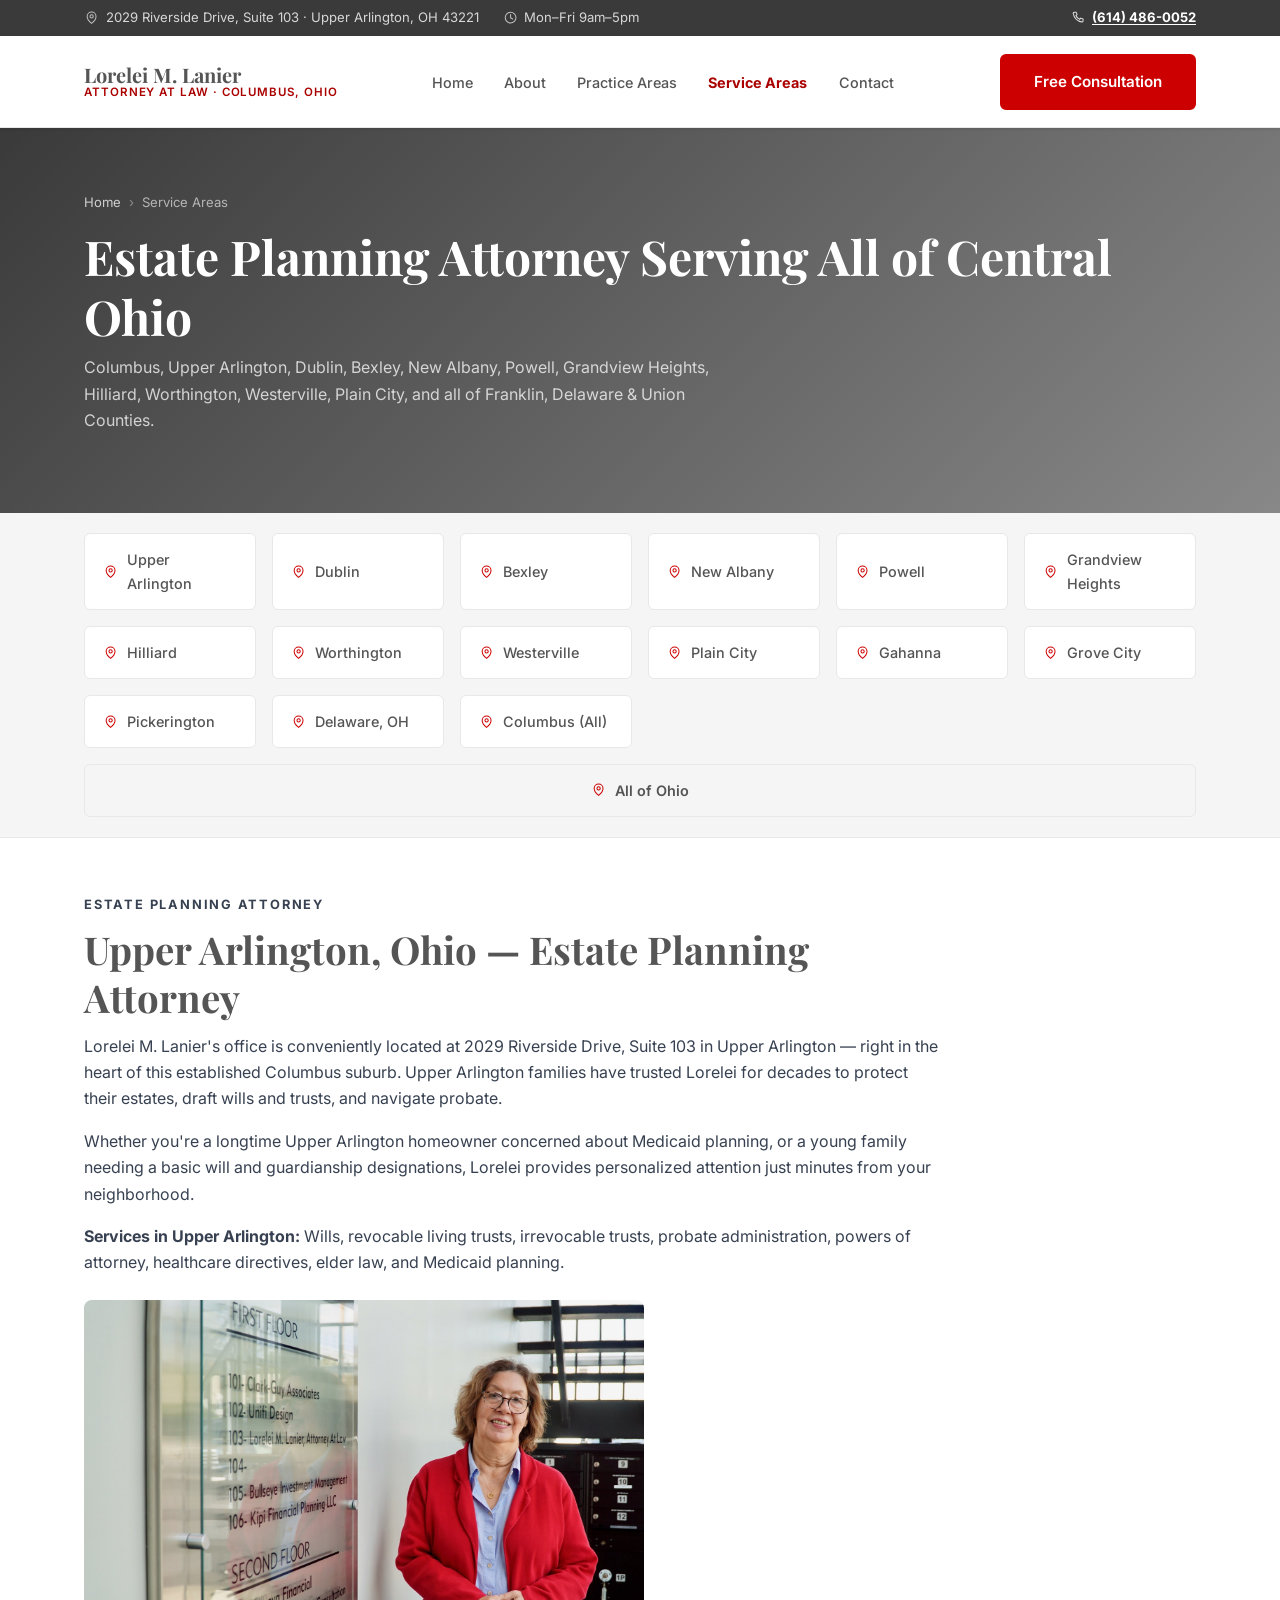
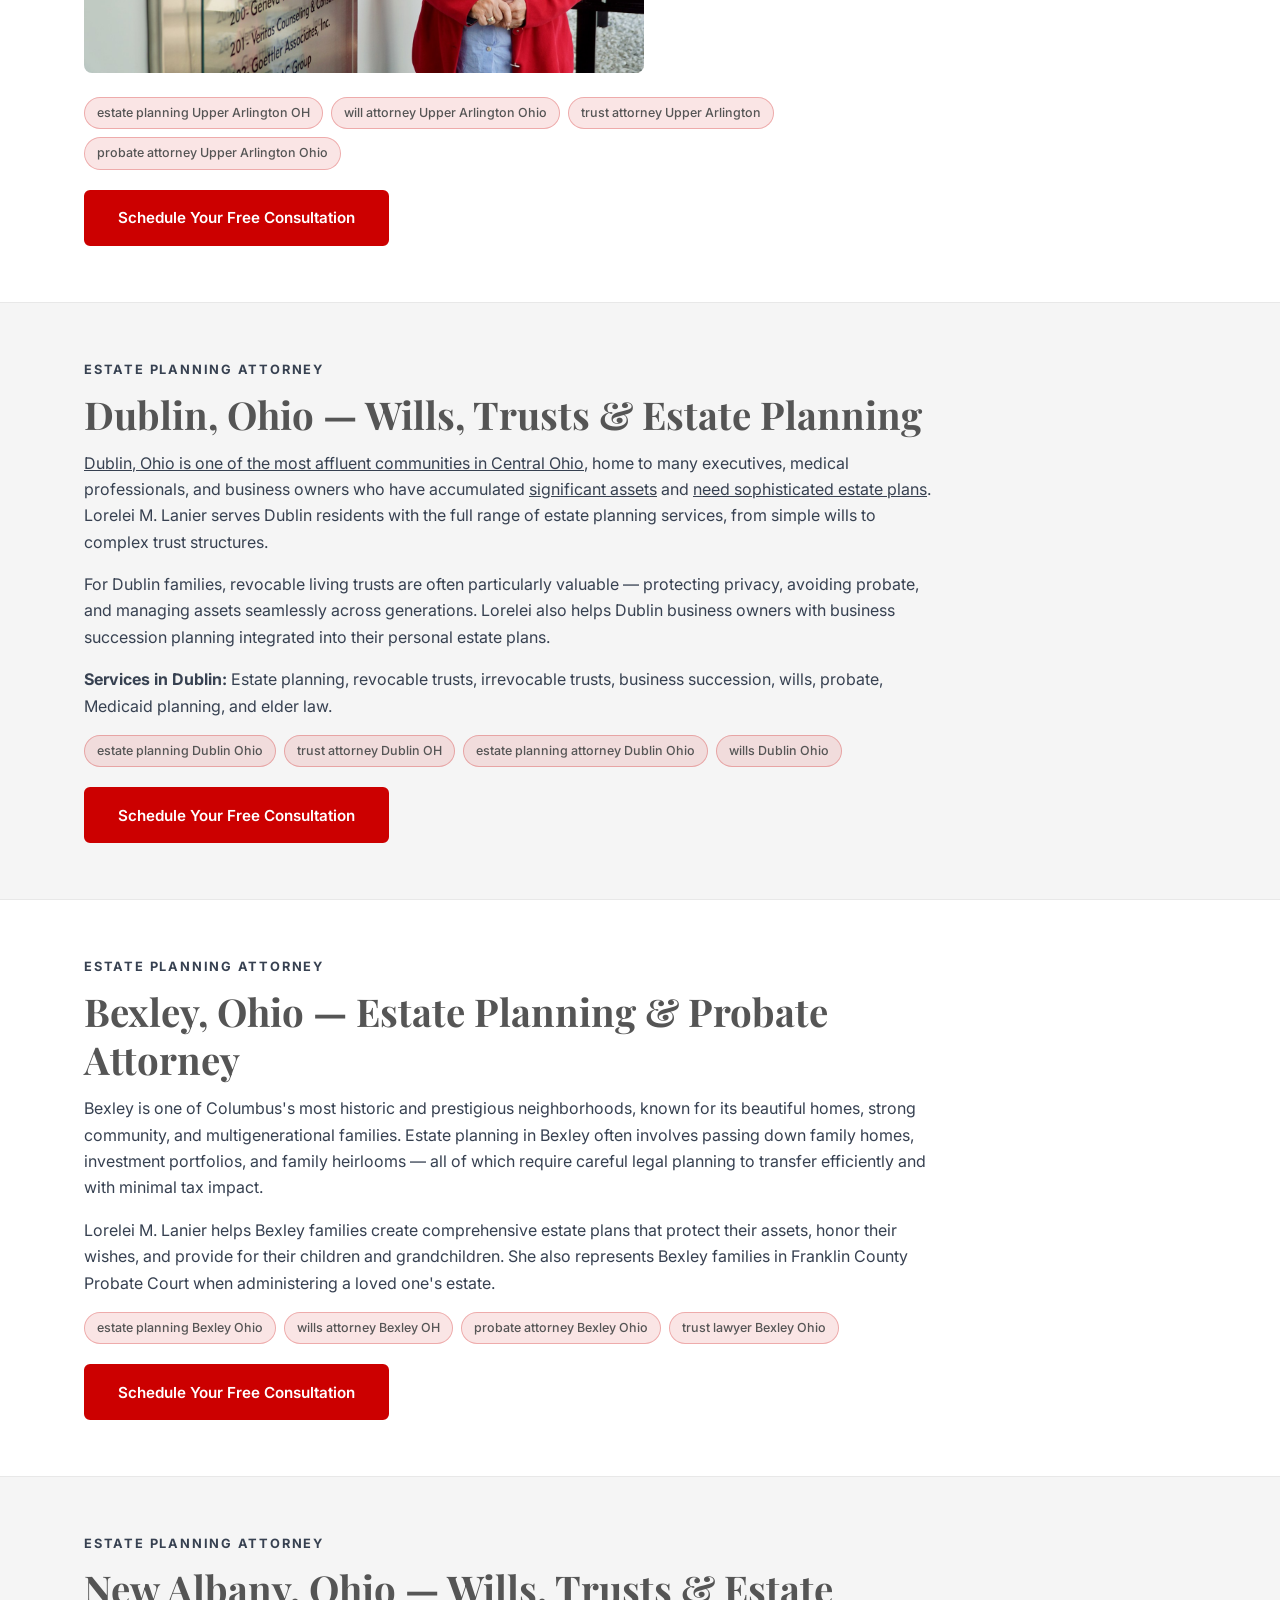
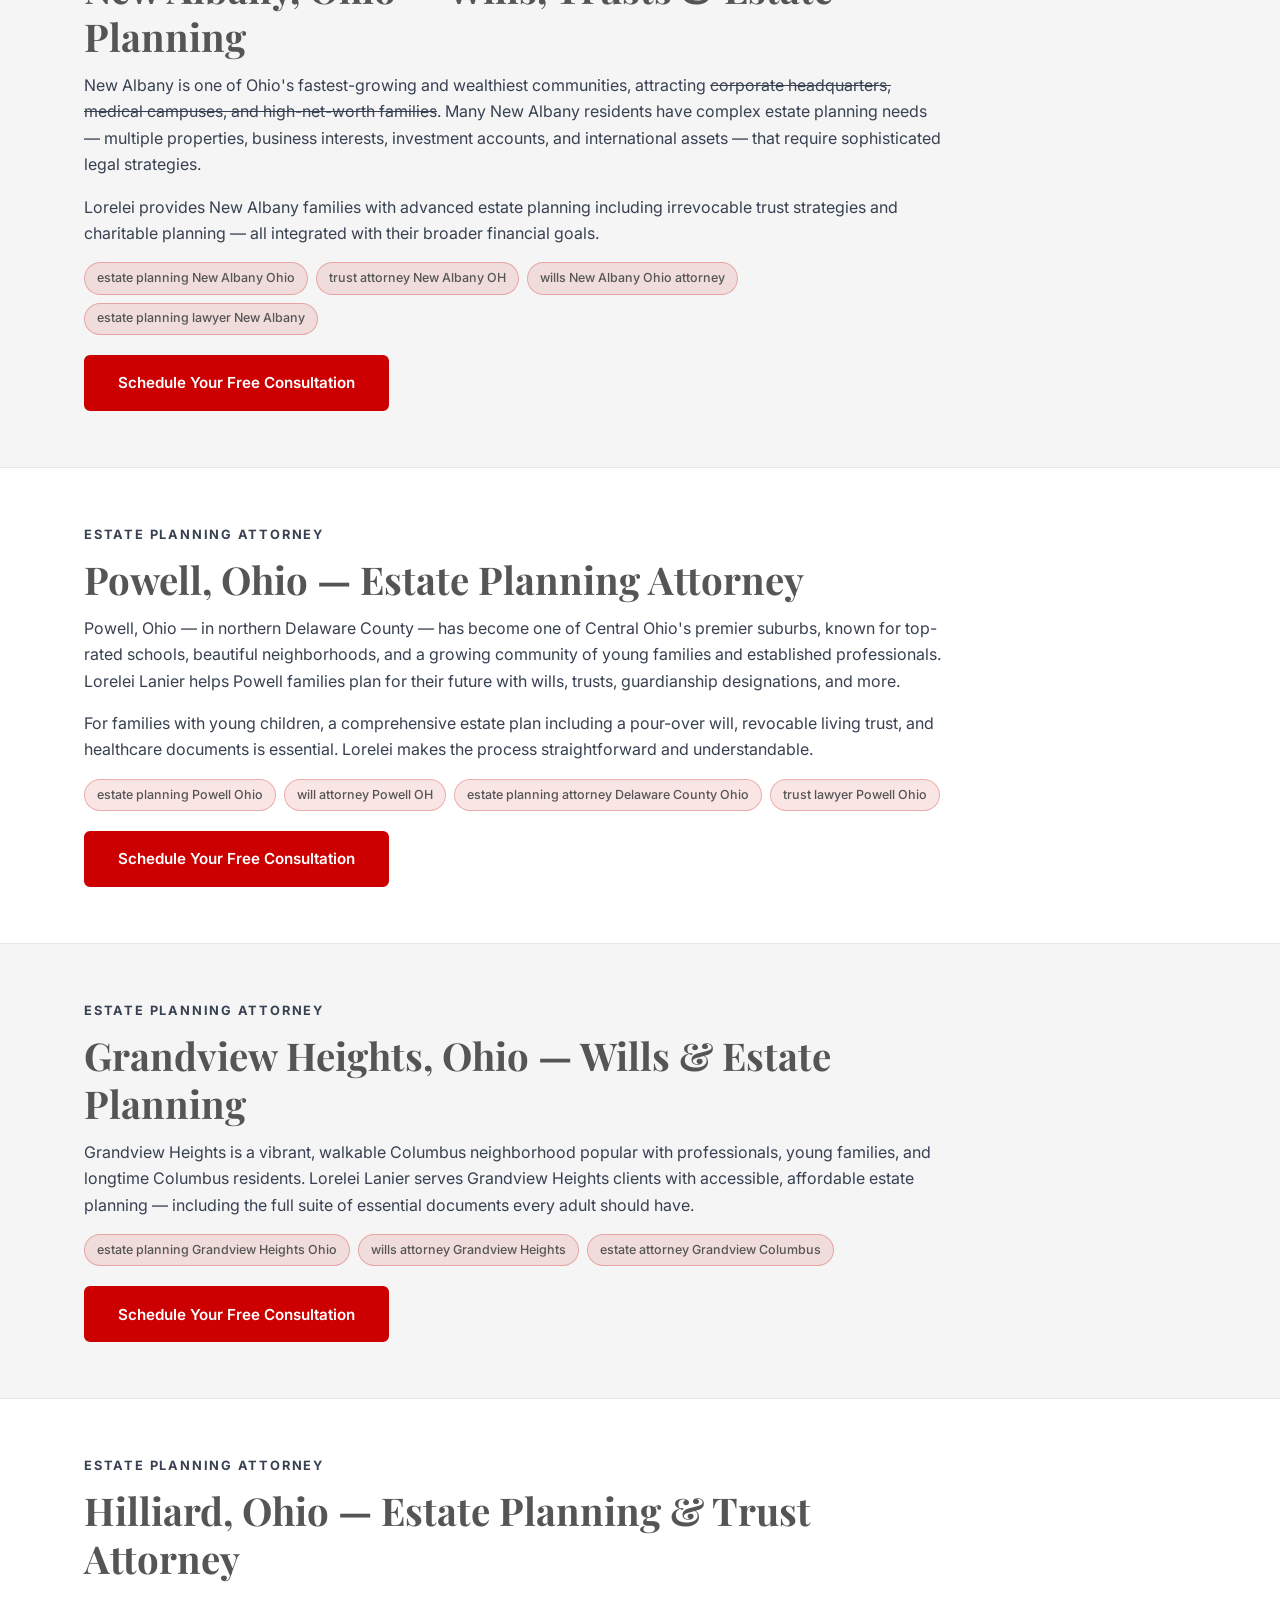
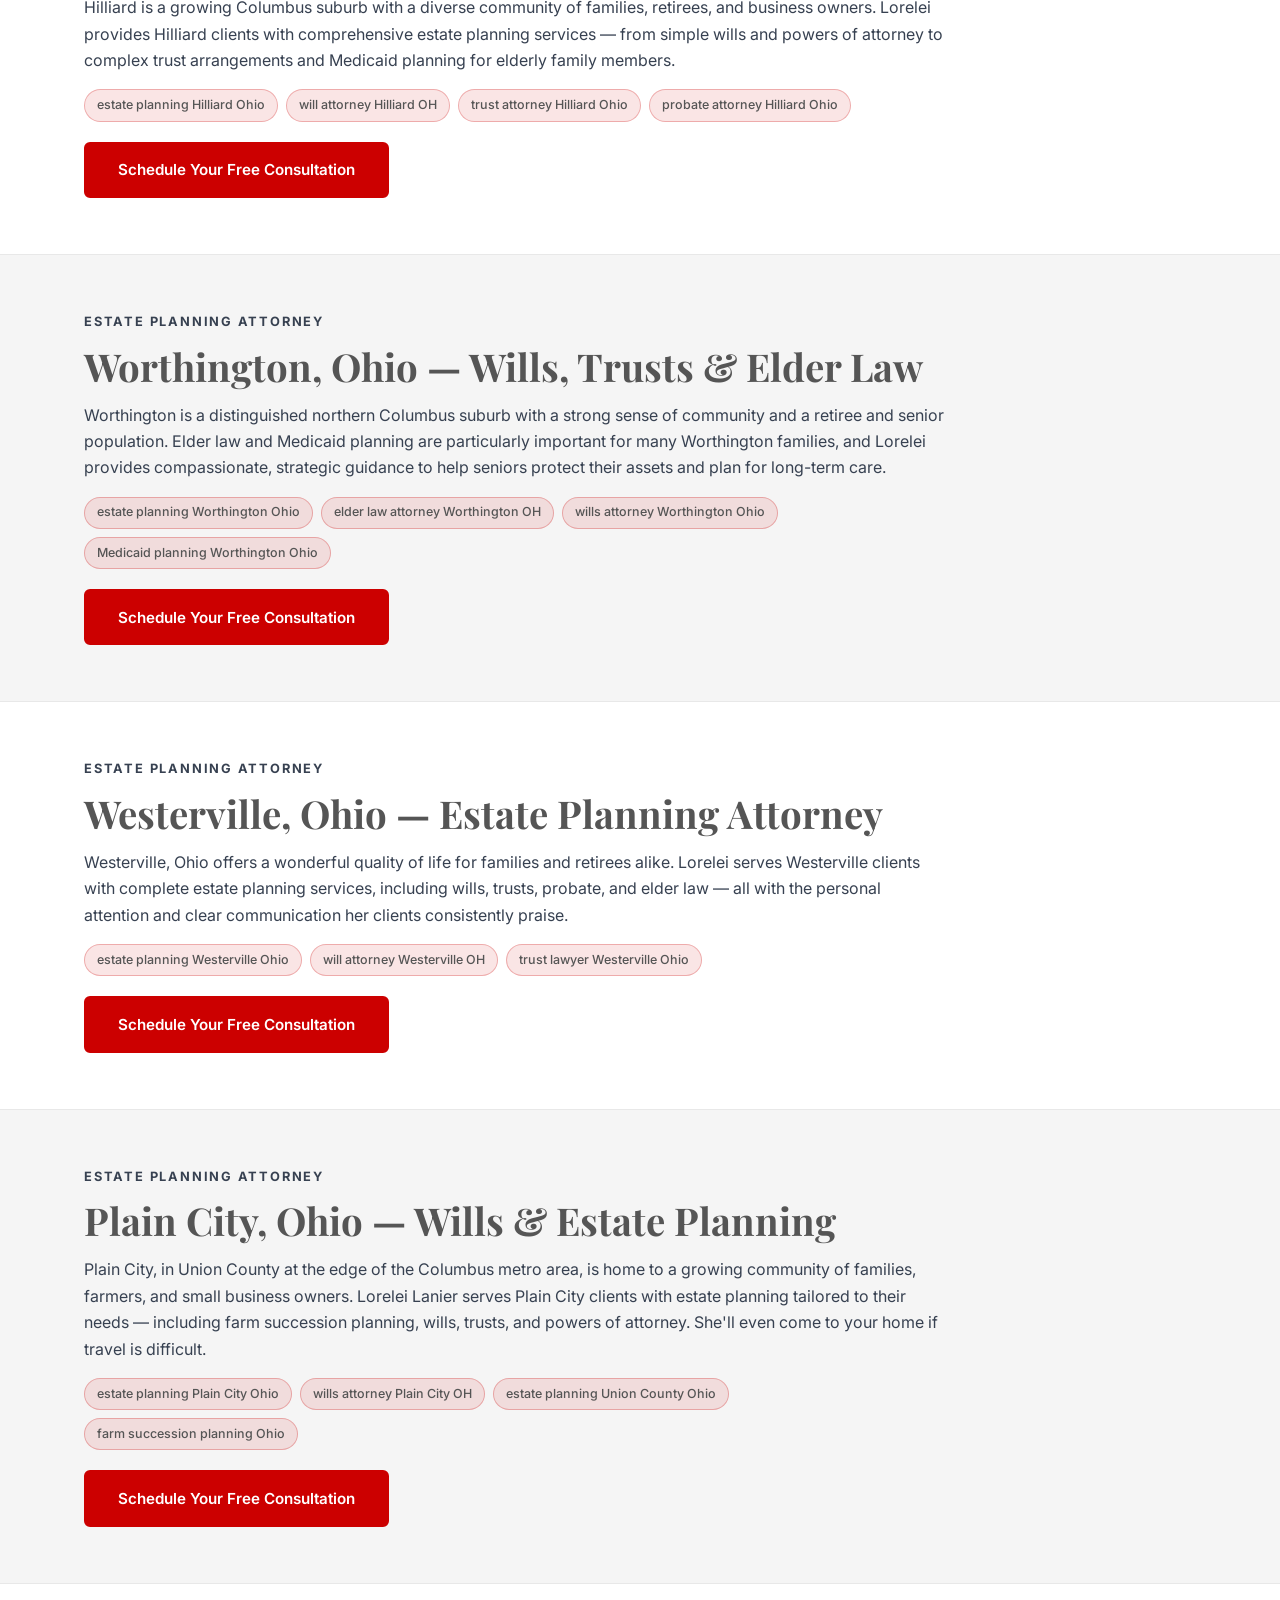
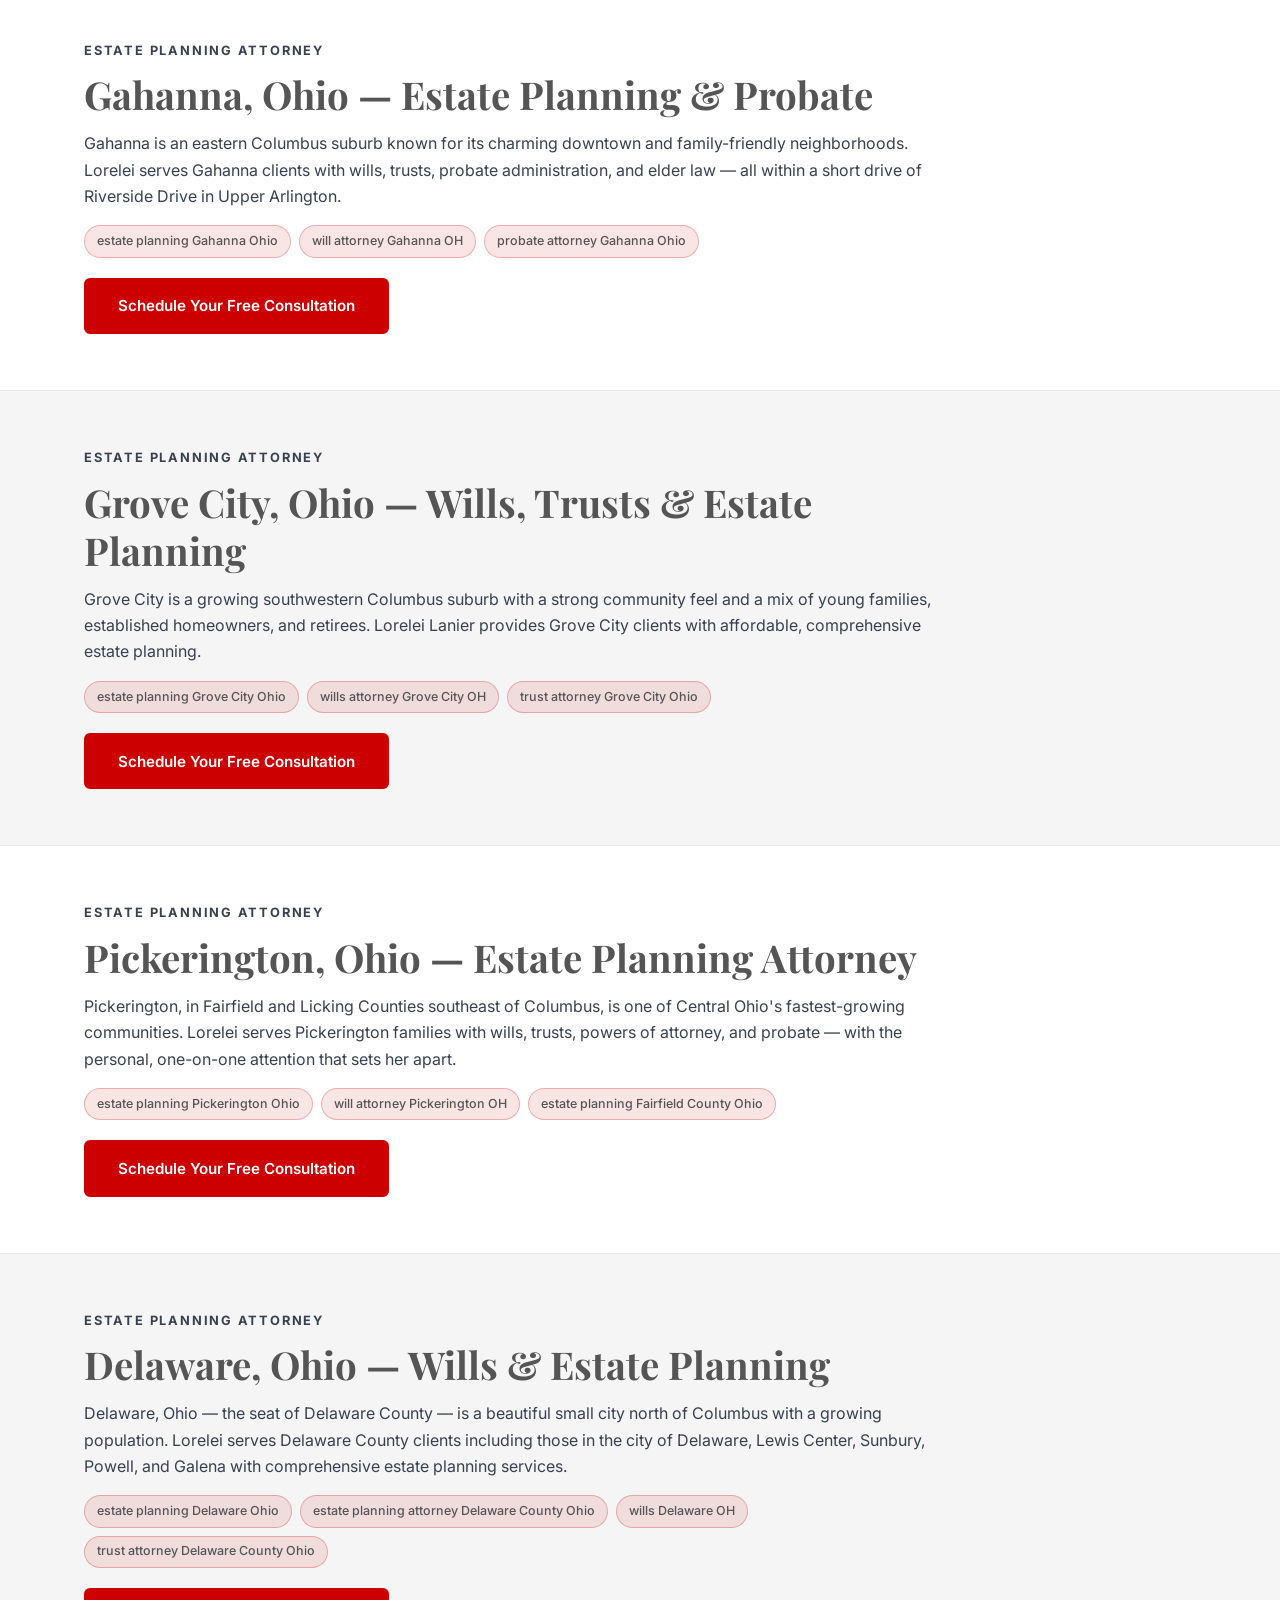
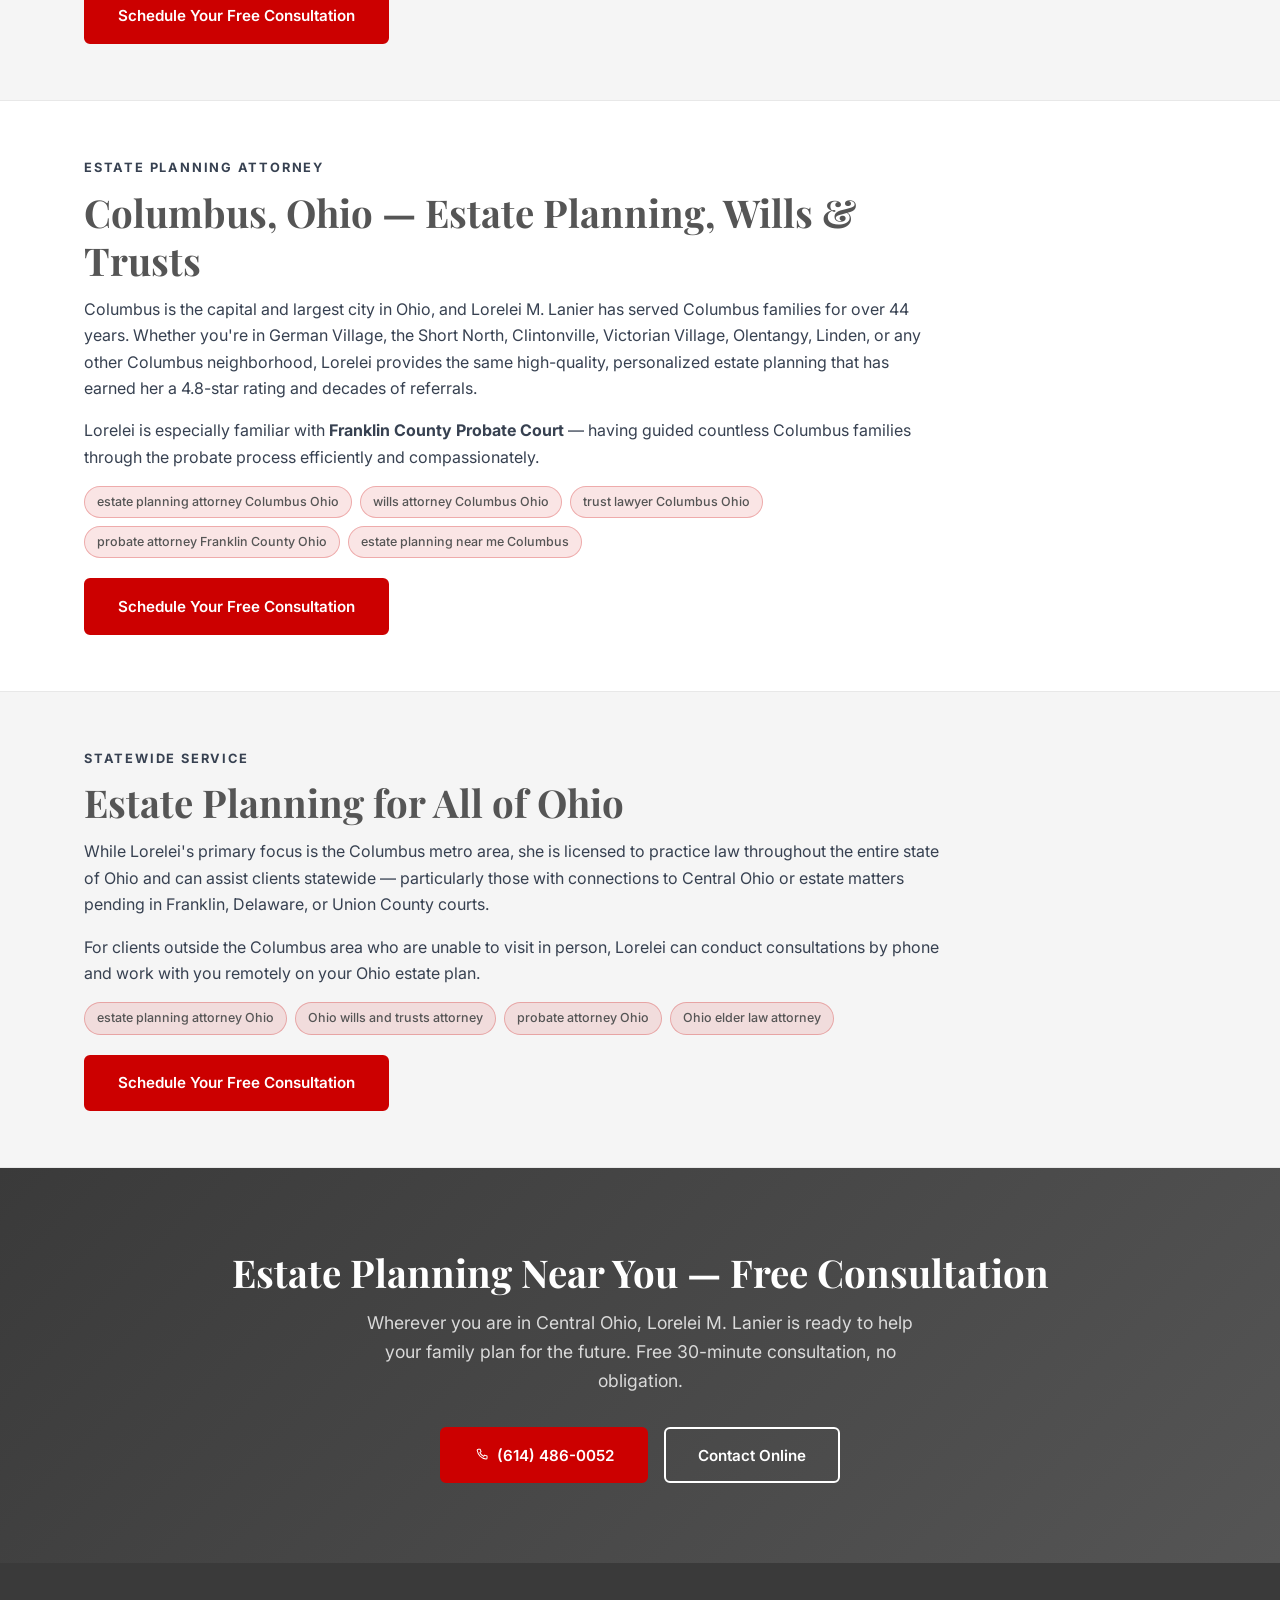
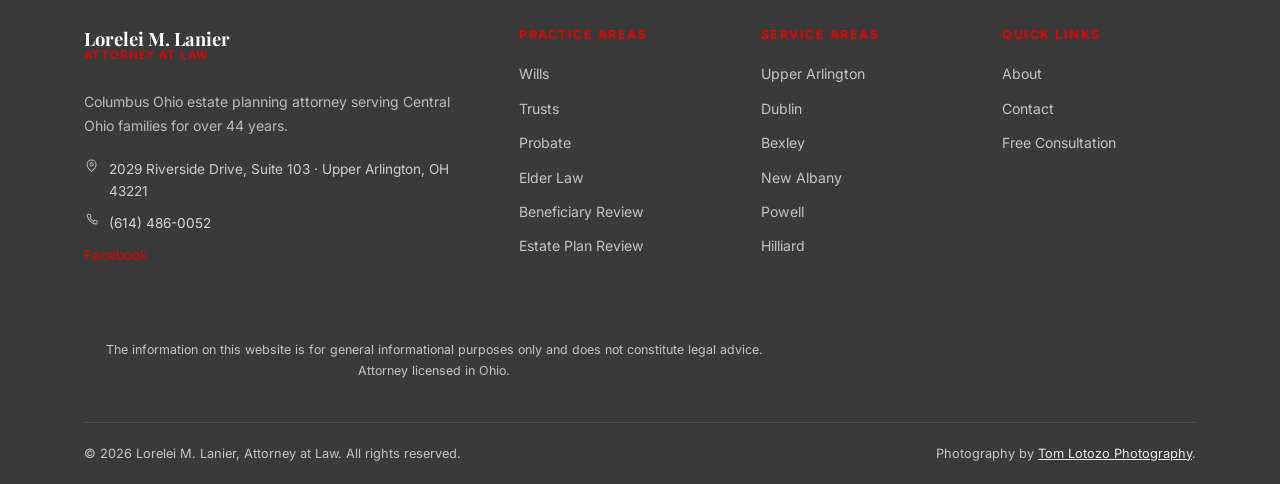
<file: service-areas.html>
<!DOCTYPE html>
<html lang="en">
<head>
  <meta name="referrer" content="strict-origin-when-cross-origin">
  <meta http-equiv="Content-Security-Policy" content="base-uri 'self'; object-src 'none'; upgrade-insecure-requests">
  <meta charset="UTF-8">
  <meta name="google-site-verification" content="7qvclaixabrEIi8Ljbclsh3qMbZ9x8yK6zFvgZ43_2Q" />
  <meta name="viewport" content="width=device-width, initial-scale=1.0">

  <title>Estate Planning Attorney Near Me | Columbus, Upper Arlington, Dublin, Bexley, New Albany Ohio | Lorelei Lanier</title>
  <meta name="description" content="Estate planning across Central Ohio — Columbus, Upper Arlington, Dublin, Bexley, New Albany, Powell, Worthington and surrounding communities.">
  <meta name="keywords" content="estate planning attorney Columbus Ohio, estate planning Upper Arlington Ohio, estate planning attorney Dublin Ohio, estate planning Bexley Ohio, estate planning New Albany Ohio, estate planning Powell Ohio, estate planning Grandview Heights Ohio, estate planning Hilliard Ohio, estate planning Worthington Ohio, estate planning Westerville Ohio, estate planning Plain City Ohio, trust attorney Columbus Ohio, probate attorney Franklin County Ohio, wills attorney Central Ohio, estate planning attorney near me Columbus">

  <meta name="robots" content="index, follow, max-snippet:-1, max-image-preview:large, max-video-preview:-1">
  <link rel="canonical" href="https://loreleimlanierlaw.com/service-areas.html">
  <meta property="og:title" content="Service Areas | Estate Planning Attorney Columbus & Central Ohio | Lorelei Lanier">
  <meta property="og:description" content="Estate planning attorney serving Columbus, Upper Arlington, Dublin, Bexley, New Albany, Powell, Grandview, Hilliard & all of Central Ohio.">
  <meta property="og:url" content="https://loreleimlanierlaw.com/service-areas.html">
  <meta property="og:image" content="https://loreleimlanierlaw.com/assets/images/lorelei-lanier-office-sign.jpg">
  <meta property="og:image:alt" content="Estate planning attorney Lorelei M. Lanier outside her office at 2029 Riverside Drive, Suite 103, Upper Arlington, Ohio">
  <link rel="alternate" hreflang="en-us" href="https://loreleimlanierlaw.com/service-areas.html">

  <script type="application/ld+json">
  {
    "@context": "https://schema.org",
    "@type": "BreadcrumbList",
    "itemListElement": [
      {"@type": "ListItem", "position": 1, "name": "Home", "item": "https://loreleimlanierlaw.com/"},
      {"@type": "ListItem", "position": 2, "name": "Service Areas", "item": "https://loreleimlanierlaw.com/service-areas.html"}
    ]
  }
  </script>

  <script type="application/ld+json">
  {
    "@context": "https://schema.org",
    "@type": "LegalService",
    "name": "Lorelei M. Lanier, Attorney at Law",
    "telephone": "+16144860052",
    "address": {
      "@type": "PostalAddress",
      "streetAddress": "2029 Riverside Drive, Suite 103",
      "addressLocality": "Columbus",
      "addressRegion": "OH",
      "postalCode": "43221"
    },
    "areaServed": [
      {"@type": "City", "name": "Columbus", "containedIn": {"@type": "State", "name": "Ohio"}},
      {"@type": "City", "name": "Upper Arlington", "containedIn": {"@type": "State", "name": "Ohio"}},
      {"@type": "City", "name": "Dublin", "containedIn": {"@type": "State", "name": "Ohio"}},
      {"@type": "City", "name": "Bexley", "containedIn": {"@type": "State", "name": "Ohio"}},
      {"@type": "City", "name": "New Albany", "containedIn": {"@type": "State", "name": "Ohio"}},
      {"@type": "City", "name": "Powell", "containedIn": {"@type": "State", "name": "Ohio"}},
      {"@type": "City", "name": "Grandview Heights", "containedIn": {"@type": "State", "name": "Ohio"}},
      {"@type": "City", "name": "Hilliard", "containedIn": {"@type": "State", "name": "Ohio"}},
      {"@type": "City", "name": "Worthington", "containedIn": {"@type": "State", "name": "Ohio"}},
      {"@type": "City", "name": "Westerville", "containedIn": {"@type": "State", "name": "Ohio"}},
      {"@type": "City", "name": "Plain City", "containedIn": {"@type": "State", "name": "Ohio"}},
      {"@type": "City", "name": "Gahanna", "containedIn": {"@type": "State", "name": "Ohio"}},
      {"@type": "City", "name": "Grove City", "containedIn": {"@type": "State", "name": "Ohio"}},
      {"@type": "City", "name": "Pickerington", "containedIn": {"@type": "State", "name": "Ohio"}},
      {"@type": "City", "name": "Delaware", "containedIn": {"@type": "State", "name": "Ohio"}},
      {"@type": "City", "name": "Reynoldsburg", "containedIn": {"@type": "State", "name": "Ohio"}},
      {"@type": "County", "name": "Franklin County", "containedIn": {"@type": "State", "name": "Ohio"}},
      {"@type": "County", "name": "Delaware County", "containedIn": {"@type": "State", "name": "Ohio"}},
      {"@type": "County", "name": "Union County", "containedIn": {"@type": "State", "name": "Ohio"}}
    ]
  }
  </script>

  <script type="application/ld+json">
  {
    "@context": "https://schema.org",
    "@type": "OfferCatalog",
    "name": "Estate Planning Legal Services — Columbus, Ohio",
    "description": "Complete estate planning services from Lorelei M. Lanier, Attorney at Law — serving Columbus, Upper Arlington, Dublin, Bexley, New Albany, and all of Central Ohio.",
    "provider": {
      "@type": "LegalService",
      "@id": "https://loreleimlanierlaw.com/#business",
      "name": "Lorelei M. Lanier, Attorney at Law",
      "telephone": "+16144860052",
      "address": {
        "@type": "PostalAddress",
        "streetAddress": "2029 Riverside Drive, Suite 103",
        "addressLocality": "Columbus",
        "addressRegion": "OH",
        "postalCode": "43221",
        "addressCountry": "US"
      }
    },
    "itemListElement": [
      {
        "@type": "Offer",
        "itemOffered": {
          "@type": "Service",
          "name": "Wills & Last Testaments",
          "description": "Legally valid Ohio wills drafted under ORC § 2107 — naming your executor, designating guardians for minor children, and directing asset distribution.",
          "url": "https://loreleimlanierlaw.com/practice-areas.html#wills",
          "areaServed": "Columbus, Ohio Metropolitan Area"
        }
      },
      {
        "@type": "Offer",
        "itemOffered": {
          "@type": "Service",
          "name": "Revocable Living Trusts",
          "description": "Avoid Ohio probate entirely. Assets transfer immediately and privately to beneficiaries without court involvement.",
          "url": "https://loreleimlanierlaw.com/practice-areas.html#trusts",
          "areaServed": "Columbus, Ohio Metropolitan Area"
        }
      },
      {
        "@type": "Offer",
        "itemOffered": {
          "@type": "Service",
          "name": "Irrevocable Trusts",
          "description": "Asset protection from Medicaid spend-down, creditors, and estate taxes. Includes Medicaid Asset Protection Trusts, Special Needs Trusts, and Spendthrift Trusts.",
          "url": "https://loreleimlanierlaw.com/practice-areas.html#irrevocable",
          "areaServed": "Columbus, Ohio Metropolitan Area"
        }
      },
      {
        "@type": "Offer",
        "itemOffered": {
          "@type": "Service",
          "name": "Probate & Estate Administration",
          "description": "Full-service probate representation in Franklin County Probate Court. Guides executors and beneficiaries through the entire Ohio probate process.",
          "url": "https://loreleimlanierlaw.com/practice-areas.html#probate",
          "areaServed": "Columbus, Ohio Metropolitan Area"
        }
      },
      {
        "@type": "Offer",
        "itemOffered": {
          "@type": "Service",
          "name": "Durable Powers of Attorney",
          "description": "Ohio durable POA designating a trusted agent to manage financial and legal affairs if you become incapacitated — avoiding costly guardianship proceedings.",
          "url": "https://loreleimlanierlaw.com/practice-areas.html#poa",
          "areaServed": "Columbus, Ohio Metropolitan Area"
        }
      },
      {
        "@type": "Offer",
        "itemOffered": {
          "@type": "Service",
          "name": "Healthcare Directives & Living Wills",
          "description": "Ohio healthcare power of attorney, living will, and HIPAA authorization — ensuring your medical wishes are legally documented.",
          "url": "https://loreleimlanierlaw.com/practice-areas.html#healthcare",
          "areaServed": "Columbus, Ohio Metropolitan Area"
        }
      },
      {
        "@type": "Offer",
        "itemOffered": {
          "@type": "Service",
          "name": "Elder Law & Medicaid Planning",
          "description": "Strategic Ohio Medicaid planning, Medicaid Asset Protection Trusts, and elder law services to protect assets from nursing home spend-down.",
          "url": "https://loreleimlanierlaw.com/practice-areas.html#elder",
          "areaServed": "Columbus, Ohio Metropolitan Area"
        }
      },
      {
        "@type": "Offer",
        "itemOffered": {
          "@type": "Service",
          "name": "Business Succession Planning",
          "description": "Protecting Columbus-area business legacy through buy-sell agreements, business trusts, and ownership transfer strategies.",
          "url": "https://loreleimlanierlaw.com/practice-areas.html#business",
          "areaServed": "Columbus, Ohio Metropolitan Area"
        }
      },
      {
        "@type": "Offer",
        "itemOffered": {
          "@type": "Service",
          "name": "Beneficiary Designation Review",
          "description": "Review and coordination of life insurance, retirement account, and Ohio TOD deed (ORC § 5302.22) beneficiary designations with your overall estate plan.",
          "url": "https://loreleimlanierlaw.com/practice-areas.html#beneficiary-review",
          "areaServed": "Columbus, Ohio Metropolitan Area"
        }
      },
      {
        "@type": "Offer",
        "itemOffered": {
          "@type": "Service",
          "name": "Estate Plan Review & Updates",
          "description": "Review of existing Ohio estate plans — including those drafted by other attorneys — to ensure they reflect current law and your family's needs.",
          "url": "https://loreleimlanierlaw.com/practice-areas.html#estate-plan-review",
          "areaServed": "Columbus, Ohio Metropolitan Area"
        }
      }
    ]
  }
  </script>

  <link rel="preconnect" href="https://fonts.googleapis.com">
  <link rel="preconnect" href="https://fonts.gstatic.com" crossorigin>
  <link href="https://fonts.googleapis.com/css2?family=Playfair+Display:wght@400;600;700&family=Inter:wght@400;500;600;700&display=swap" rel="stylesheet">
  <link rel="stylesheet" href="css/style.css">
  <style>
    .area-detail-section {
      padding: 3.5rem 0;
      border-bottom: 1px solid var(--gray-200);
    }
    .area-detail-section:nth-child(even) { background: var(--cream); }
    .area-detail-inner { max-width: 860px; }
    .area-detail-inner h2 { margin-bottom: .75rem; }
    .area-detail-inner p { color: var(--gray-700); }
    .area-keywords {
      display: flex;
      flex-wrap: wrap;
      gap: .5rem;
      margin-top: 1rem;
    }
    .kw-chip {
      font-size: .78rem;
      background: rgba(204,0,0,.1);
      border: 1px solid rgba(204,0,0,.25);
      color: var(--navy);
      padding: .3rem .75rem;
      border-radius: 100px;
      font-weight: 500;
    }
  </style>
</head>
<body>


<!-- ICON SPRITE — monoline, 24px grid, inherits currentColor. See css/style.css .icon -->
<svg xmlns="http://www.w3.org/2000/svg" style="display:none" aria-hidden="true" focusable="false"><defs>
<symbol id="i-doc" viewBox="0 0 24 24"><path d="M14 2.75H7A1.75 1.75 0 0 0 5.25 4.5v15A1.75 1.75 0 0 0 7 21.25h10a1.75 1.75 0 0 0 1.75-1.75V7.5z"/><path d="M14 2.75V7.5h4.75"/><path d="M8.5 12.5h7M8.5 16h4.5"/></symbol>
<symbol id="i-house" viewBox="0 0 24 24"><path d="M3.5 10.5 12 3.75l8.5 6.75"/><path d="M5.75 9.25V20a.75.75 0 0 0 .75.75h11a.75.75 0 0 0 .75-.75V9.25"/><path d="M10 20.75v-5.5h4v5.5"/></symbol>
<symbol id="i-shield" viewBox="0 0 24 24"><path d="M12 2.75 4.75 5.6v5.9c0 4.4 3.05 8.3 7.25 9.75 4.2-1.45 7.25-5.35 7.25-9.75V5.6z"/><path d="M9.9 12.1v-1.4a2.1 2.1 0 0 1 4.2 0v1.4"/><rect x="9.1" y="12.1" width="5.8" height="4.4" rx="1"/></symbol>
<symbol id="i-scales" viewBox="0 0 24 24"><path d="M12 3.5v17M6.75 20.75h10.5M3.75 7.25h16.5"/><path d="M7 7.5 3.9 13.6h6.2z"/><path d="M17 7.5l-3.1 6.1h6.2z"/></symbol>
<symbol id="i-pen" viewBox="0 0 24 24"><path d="M4 20.25l1-4 11-11a2.12 2.12 0 0 1 3 3l-11 11z"/><path d="M14.5 6.5l3 3"/><path d="M4 20.25l4-1"/></symbol>
<symbol id="i-heart" viewBox="0 0 24 24"><path d="M12 20.25s-7.25-4.5-7.25-9.4A4.4 4.4 0 0 1 12 7.9a4.4 4.4 0 0 1 7.25 2.95c0 4.9-7.25 9.4-7.25 9.4Z"/></symbol>
<symbol id="i-umbrella" viewBox="0 0 24 24"><path d="M3 12.25a9 9 0 0 1 18 0z"/><path d="M12 3.25v1.05"/><path d="M12 12.25v6.4a2.1 2.1 0 0 1-4.2 0"/></symbol>
<symbol id="i-briefcase" viewBox="0 0 24 24"><rect x="3.25" y="7.25" width="17.5" height="12.5" rx="2"/><path d="M8.5 7.25V5.9A1.9 1.9 0 0 1 10.4 4h3.2a1.9 1.9 0 0 1 1.9 1.9v1.35"/><path d="M3.25 13h17.5"/></symbol>
<symbol id="i-people" viewBox="0 0 24 24"><circle cx="9" cy="8" r="3.25"/><path d="M3.4 19.75a5.6 5.6 0 0 1 11.2 0"/><path d="M15.9 5.4a3.25 3.25 0 0 1 0 5.2"/><path d="M17.4 19.75a5.6 5.6 0 0 0-2.4-4.6"/></symbol>
<symbol id="i-clipboard" viewBox="0 0 24 24"><path d="M9 4.75H7.4A1.65 1.65 0 0 0 5.75 6.4v13.6a1.65 1.65 0 0 0 1.65 1.65h9.2a1.65 1.65 0 0 0 1.65-1.65V6.4A1.65 1.65 0 0 0 16.6 4.75H15"/><rect x="9" y="2.75" width="6" height="4" rx="1.1"/><path d="M9.4 14.2l2.1 2.1 3.6-4.2"/></symbol>
<symbol id="i-medal" viewBox="0 0 24 24"><circle cx="12" cy="9" r="5.4"/><path d="M9.1 13.6 7.6 21.25 12 18.8l4.4 2.45-1.5-7.65"/></symbol>
<symbol id="i-star" viewBox="0 0 24 24"><path d="M12 3.6l2.62 5.3 5.88.86-4.25 4.14 1 5.85L12 17l-5.25 2.75 1-5.85L3.5 9.76l5.88-.86z"/></symbol>
<symbol id="i-cap" viewBox="0 0 24 24"><path d="M12 4 2.75 8.4 12 12.8l9.25-4.4z"/><path d="M6.6 10.6v4.9c0 1.55 2.42 2.8 5.4 2.8s5.4-1.25 5.4-2.8v-4.9"/><path d="M21.25 8.4v5.1"/></symbol>
<symbol id="i-certificate" viewBox="0 0 24 24"><rect x="3.75" y="3.75" width="16.5" height="11" rx="1.5"/><path d="M7.5 7.6h9M7.5 11h5.5"/><path d="M9.4 14.75v5.9l2.6-1.6 2.6 1.6v-5.9"/></symbol>
<symbol id="i-pin" viewBox="0 0 24 24"><path d="M12 21.25s7-5.7 7-11a7 7 0 1 0-14 0c0 5.3 7 11 7 11Z"/><circle cx="12" cy="10.1" r="2.6"/></symbol>
<symbol id="i-phone" viewBox="0 0 24 24"><path d="M6.6 3.4h3.1l1.5 3.9-2 1.5a12.2 12.2 0 0 0 6 6l1.5-2 3.9 1.5v3.1a1.6 1.6 0 0 1-1.6 1.6A16.7 16.7 0 0 1 5 5 1.6 1.6 0 0 1 6.6 3.4Z"/></symbol>
<symbol id="i-fax" viewBox="0 0 24 24"><path d="M7.25 9.25V4.5h9.5v4.75"/><rect x="3.75" y="9.25" width="16.5" height="6.75" rx="1.6"/><path d="M7.25 14h9.5v5.75h-9.5z"/></symbol>
<symbol id="i-clock" viewBox="0 0 24 24"><circle cx="12" cy="12" r="8.5"/><path d="M12 7.1v5.2l3.3 2"/></symbol>
<symbol id="i-coins" viewBox="0 0 24 24"><ellipse cx="12" cy="6.4" rx="6.75" ry="2.7"/><path d="M5.25 6.4v5.2c0 1.5 3.02 2.7 6.75 2.7s6.75-1.2 6.75-2.7V6.4"/><path d="M5.25 11.6v5.2c0 1.5 3.02 2.7 6.75 2.7s6.75-1.2 6.75-2.7v-5.2"/></symbol>
<symbol id="i-lock" viewBox="0 0 24 24"><rect x="4.75" y="10.4" width="14.5" height="9.85" rx="1.8"/><path d="M8.3 10.4V7.6a3.7 3.7 0 0 1 7.4 0v2.8"/></symbol>
<symbol id="i-chart" viewBox="0 0 24 24"><path d="M4 20.25h16.25"/><path d="M7.1 20.25v-6.1M12 20.25V6.6M16.9 20.25v-8.9"/></symbol>
<symbol id="i-calendar" viewBox="0 0 24 24"><rect x="3.75" y="5.4" width="16.5" height="15" rx="1.8"/><path d="M3.75 10.1h16.5M8.4 3.5v3.7M15.6 3.5v3.7"/></symbol>
<symbol id="i-refresh" viewBox="0 0 24 24"><path d="M20 12a8 8 0 0 1-13.7 5.6M4 12a8 8 0 0 1 13.7-5.6"/><path d="M17.7 2.9v3.5h-3.5M6.3 21.1v-3.5h3.5"/></symbol>
<symbol id="i-bank" viewBox="0 0 24 24"><path d="M3.25 9.4 12 4.25l8.75 5.15"/><path d="M5.4 9.75v8.1M10 9.75v8.1M14 9.75v8.1M18.6 9.75v8.1"/><path d="M3.5 20.25h17"/></symbol>
<symbol id="i-handshake" viewBox="0 0 24 24"><path d="M8.5 12.2 11 9.7a1.7 1.7 0 0 1 2.4 0l4.6 4.6"/><path d="M2.75 8.6 6.4 5.5l4.1 1.4"/><path d="M21.25 8.6 17.6 5.5l-4 1.4"/><path d="M6.4 14.6 9 17.2a1.7 1.7 0 0 0 2.4 0"/><path d="M13.4 18.5a1.7 1.7 0 0 0 2.4 0l2.2-2.2"/></symbol>
<symbol id="i-baby" viewBox="0 0 24 24"><circle cx="12" cy="8.4" r="5"/><path d="M10.2 8h.01M13.8 8h.01"/><path d="M10.4 10.6a2.4 2.4 0 0 0 3.2 0"/><path d="M6.6 14.6a8 8 0 0 0 10.8 0"/><path d="M12 16.6v4.1"/></symbol>
<symbol id="i-warning" viewBox="0 0 24 24"><path d="M12 3.9 2.9 19.6h18.2z"/><path d="M12 9.8v4.3M12 17.2h.01"/></symbol>
</defs></svg>
  <div class="top-bar">
    <div class="container">
      <div class="top-bar-meta">
        <span class="top-bar-item"><svg class="icon" aria-hidden="true"><use href="#i-pin"></use></svg> 2029 Riverside Drive, Suite 103 · Upper Arlington, OH 43221</span>
        <span class="top-bar-item"><svg class="icon" aria-hidden="true"><use href="#i-clock"></use></svg> Mon–Fri 9am–5pm</span>
      </div>
      <div><a href="tel:+16144860052" class="top-bar-item" style="font-weight:700;"><svg class="icon" aria-hidden="true"><use href="#i-phone"></use></svg> (614) 486-0052</a></div>
    </div>
  </div>

  <header class="site-header" role="banner">
    <div class="header-inner">
      <a href="index.html" class="logo">
        <span class="logo-name">Lorelei M. Lanier</span>
        <span class="logo-tagline">Attorney at Law · Columbus, Ohio</span>
      </a>
      <nav aria-label="Main navigation">
        <ul class="nav-links">
          <li><a href="index.html">Home</a></li>
          <li><a href="about.html">About</a></li>
          <li><a href="practice-areas.html">Practice Areas</a></li>
          <li><a href="service-areas.html" class="active">Service Areas</a></li>
          <li><a href="contact.html">Contact</a></li>
        </ul>
      </nav>
      <a href="tel:+16144860052" class="btn btn-primary nav-cta">Free Consultation</a>
      <button class="hamburger" aria-label="Open navigation" aria-expanded="false">
        <span></span><span></span><span></span>
      </button>
    </div>
  </header>

  <section class="page-hero">
    <div class="container">
      <nav class="breadcrumb" aria-label="Breadcrumb">
        <a href="index.html">Home</a>
        <span class="sep">›</span>
        <span>Service Areas</span>
      </nav>
      <h1>Estate Planning Attorney Serving All of Central Ohio</h1>
      <p>Columbus, Upper Arlington, Dublin, Bexley, New Albany, Powell, Grandview Heights, Hilliard, Worthington, Westerville, Plain City, and all of Franklin, Delaware &amp; Union Counties.</p>
    </div>
  </section>

  <!-- QUICK JUMP -->
  <div style="background:var(--cream);border-bottom:1px solid var(--gray-200);padding:1.25rem 0;overflow-x:auto;">
    <div class="container">
      <div class="areas-grid" style="grid-template-columns:repeat(auto-fill,minmax(160px,1fr));">
        <a href="#upper-arlington" class="area-chip"><span class="pin"><svg class="icon" aria-hidden="true"><use href="#i-pin"></use></svg></span> Upper Arlington</a>
        <a href="#dublin" class="area-chip"><span class="pin"><svg class="icon" aria-hidden="true"><use href="#i-pin"></use></svg></span> Dublin</a>
        <a href="#bexley" class="area-chip"><span class="pin"><svg class="icon" aria-hidden="true"><use href="#i-pin"></use></svg></span> Bexley</a>
        <a href="#new-albany" class="area-chip"><span class="pin"><svg class="icon" aria-hidden="true"><use href="#i-pin"></use></svg></span> New Albany</a>
        <a href="#powell" class="area-chip"><span class="pin"><svg class="icon" aria-hidden="true"><use href="#i-pin"></use></svg></span> Powell</a>
        <a href="#grandview" class="area-chip"><span class="pin"><svg class="icon" aria-hidden="true"><use href="#i-pin"></use></svg></span> Grandview Heights</a>
        <a href="#hilliard" class="area-chip"><span class="pin"><svg class="icon" aria-hidden="true"><use href="#i-pin"></use></svg></span> Hilliard</a>
        <a href="#worthington" class="area-chip"><span class="pin"><svg class="icon" aria-hidden="true"><use href="#i-pin"></use></svg></span> Worthington</a>
        <a href="#westerville" class="area-chip"><span class="pin"><svg class="icon" aria-hidden="true"><use href="#i-pin"></use></svg></span> Westerville</a>
        <a href="#plain-city" class="area-chip"><span class="pin"><svg class="icon" aria-hidden="true"><use href="#i-pin"></use></svg></span> Plain City</a>
        <a href="#gahanna" class="area-chip"><span class="pin"><svg class="icon" aria-hidden="true"><use href="#i-pin"></use></svg></span> Gahanna</a>
        <a href="#grove-city" class="area-chip"><span class="pin"><svg class="icon" aria-hidden="true"><use href="#i-pin"></use></svg></span> Grove City</a>
        <a href="#pickerington" class="area-chip"><span class="pin"><svg class="icon" aria-hidden="true"><use href="#i-pin"></use></svg></span> Pickerington</a>
        <a href="#delaware" class="area-chip"><span class="pin"><svg class="icon" aria-hidden="true"><use href="#i-pin"></use></svg></span> Delaware, OH</a>
        <a href="#columbus" class="area-chip"><span class="pin"><svg class="icon" aria-hidden="true"><use href="#i-pin"></use></svg></span> Columbus (All)</a>
        <a href="#ohio" class="area-chip"><span class="pin"><svg class="icon" aria-hidden="true"><use href="#i-pin"></use></svg></span> All of Ohio</a>
      </div>
    </div>
  </div>

  <main>

    <!-- UPPER ARLINGTON -->
    <section class="area-detail-section" id="upper-arlington">
      <div class="container">
        <div class="area-detail-inner">
          <p class="section-label">Estate Planning Attorney</p>
          <h2>Upper Arlington, Ohio — Estate Planning Attorney</h2>
          <p>
            Lorelei M. Lanier's office is conveniently located at 2029 Riverside Drive, Suite 103 in
            Upper Arlington — right in the heart of this established Columbus suburb.
            Upper Arlington families have trusted Lorelei for decades to protect their estates,
            draft wills and trusts, and navigate probate.
          </p>
          <p>
            Whether you're a longtime Upper Arlington homeowner concerned about
            Medicaid planning, or a young family needing a basic will and guardianship designations,
            Lorelei provides personalized attention just minutes from your neighborhood.
          </p>
          <p>
            <strong>Services in Upper Arlington:</strong> Wills, revocable living trusts, irrevocable trusts,
            probate administration, powers of attorney, healthcare directives, elder law, and Medicaid planning.
          </p>
          <figure style="margin:1.5rem 0;">
            <img src="assets/images/lorelei-lanier-office-sign.jpg" width="1600" height="1067" alt="Lorelei M. Lanier, estate planning attorney, at her Upper Arlington law office at 2029 Riverside Drive, Columbus, Ohio — serving Upper Arlington families with wills, trusts, probate, and elder law" style="width:100%;max-width:560px;border-radius:8px;object-fit:cover;display:block;" loading="lazy">
          </figure>
          <div class="area-keywords">
            <span class="kw-chip">estate planning Upper Arlington OH</span>
            <span class="kw-chip">will attorney Upper Arlington Ohio</span>
            <span class="kw-chip">trust attorney Upper Arlington</span>
            <span class="kw-chip">probate attorney Upper Arlington Ohio</span>
          </div>
          <a href="contact.html" class="btn btn-primary" style="margin-top:1.25rem;">Schedule Your Free Consultation</a>
        </div>
      </div>
    </section>

    <!-- DUBLIN -->
    <section class="area-detail-section" id="dublin">
      <div class="container">
        <div class="area-detail-inner">
          <p class="section-label">Estate Planning Attorney</p>
          <h2>Dublin, Ohio — Wills, Trusts &amp; Estate Planning</h2>
          <p>
            <u>Dublin, Ohio is one of the most affluent communities in Central Ohio</u>, home to many executives,
            medical professionals, and business owners who have accumulated <u>significant assets</u> and <u>need
            sophisticated estate plans</u>. Lorelei M. Lanier serves Dublin residents with the full range
            of estate planning services, from simple wills to complex trust structures.
          </p>
          <p>
            For Dublin families, revocable living trusts are often particularly valuable — protecting privacy,
            avoiding probate, and managing assets seamlessly across generations. Lorelei also helps Dublin
            business owners with business succession planning integrated into their personal estate plans.
          </p>
          <p>
            <strong>Services in Dublin:</strong> Estate planning, revocable trusts, irrevocable trusts,
            business succession, wills, probate, Medicaid planning, and elder law.
          </p>
          <div class="area-keywords">
            <span class="kw-chip">estate planning Dublin Ohio</span>
            <span class="kw-chip">trust attorney Dublin OH</span>
            <span class="kw-chip">estate planning attorney Dublin Ohio</span>
            <span class="kw-chip">wills Dublin Ohio</span>
          </div>
          <a href="contact.html" class="btn btn-primary" style="margin-top:1.25rem;">Schedule Your Free Consultation</a>
        </div>
      </div>
    </section>

    <!-- BEXLEY -->
    <section class="area-detail-section" id="bexley">
      <div class="container">
        <div class="area-detail-inner">
          <p class="section-label">Estate Planning Attorney</p>
          <h2>Bexley, Ohio — Estate Planning &amp; Probate Attorney</h2>
          <p>
            Bexley is one of Columbus's most historic and prestigious neighborhoods, known for its beautiful
            homes, strong community, and multigenerational families. Estate planning in Bexley often involves
            passing down family homes, investment portfolios, and family heirlooms — all of which
            require careful legal planning to transfer efficiently and with minimal tax impact.
          </p>
          <p>
            Lorelei M. Lanier helps Bexley families create comprehensive estate plans that protect
            their assets, honor their wishes, and provide for their children and grandchildren. She also
            represents Bexley families in Franklin County Probate Court when administering a loved one's estate.
          </p>
          <div class="area-keywords">
            <span class="kw-chip">estate planning Bexley Ohio</span>
            <span class="kw-chip">wills attorney Bexley OH</span>
            <span class="kw-chip">probate attorney Bexley Ohio</span>
            <span class="kw-chip">trust lawyer Bexley Ohio</span>
          </div>
          <a href="contact.html" class="btn btn-primary" style="margin-top:1.25rem;">Schedule Your Free Consultation</a>
        </div>
      </div>
    </section>

    <!-- NEW ALBANY -->
    <section class="area-detail-section" id="new-albany">
      <div class="container">
        <div class="area-detail-inner">
          <p class="section-label">Estate Planning Attorney</p>
          <h2>New Albany, Ohio — Wills, Trusts &amp; Estate Planning</h2>
          <p>
            New Albany is one of Ohio's fastest-growing and wealthiest communities, attracting <s>corporate
            headquarters, medical campuses, and high-net-worth families</s>. Many New Albany residents have
            complex estate planning needs — multiple properties, business interests, investment accounts,
            and international assets — that require sophisticated legal strategies.
          </p>
          <p>
            Lorelei provides New Albany families with advanced estate planning including irrevocable trust
            strategies and charitable planning — all integrated with their broader financial goals.
          </p>
          <div class="area-keywords">
            <span class="kw-chip">estate planning New Albany Ohio</span>
            <span class="kw-chip">trust attorney New Albany OH</span>
            <span class="kw-chip">wills New Albany Ohio attorney</span>
            <span class="kw-chip">estate planning lawyer New Albany</span>
          </div>
          <a href="contact.html" class="btn btn-primary" style="margin-top:1.25rem;">Schedule Your Free Consultation</a>
        </div>
      </div>
    </section>

    <!-- POWELL -->
    <section class="area-detail-section" id="powell">
      <div class="container">
        <div class="area-detail-inner">
          <p class="section-label">Estate Planning Attorney</p>
          <h2>Powell, Ohio — Estate Planning Attorney</h2>
          <p>
            Powell, Ohio — in northern Delaware County — has become one of Central Ohio's premier suburbs,
            known for top-rated schools, beautiful neighborhoods, and a growing community of young families
            and established professionals. Lorelei Lanier helps Powell families plan for their future
            with wills, trusts, guardianship designations, and more.
          </p>
          <p>
            For families with young children, a comprehensive estate plan including a pour-over will,
            revocable living trust, and healthcare documents is essential. Lorelei makes the process
            straightforward and understandable.
          </p>
          <div class="area-keywords">
            <span class="kw-chip">estate planning Powell Ohio</span>
            <span class="kw-chip">will attorney Powell OH</span>
            <span class="kw-chip">estate planning attorney Delaware County Ohio</span>
            <span class="kw-chip">trust lawyer Powell Ohio</span>
          </div>
          <a href="contact.html" class="btn btn-primary" style="margin-top:1.25rem;">Schedule Your Free Consultation</a>
        </div>
      </div>
    </section>

    <!-- GRANDVIEW HEIGHTS -->
    <section class="area-detail-section" id="grandview">
      <div class="container">
        <div class="area-detail-inner">
          <p class="section-label">Estate Planning Attorney</p>
          <h2>Grandview Heights, Ohio — Wills &amp; Estate Planning</h2>
          <p>
            Grandview Heights is a vibrant, walkable Columbus neighborhood popular with professionals,
            young families, and longtime Columbus residents. Lorelei Lanier serves Grandview Heights
            clients with accessible, affordable estate planning — including the full suite of essential
            documents every adult should have.
          </p>
          <div class="area-keywords">
            <span class="kw-chip">estate planning Grandview Heights Ohio</span>
            <span class="kw-chip">wills attorney Grandview Heights</span>
            <span class="kw-chip">estate attorney Grandview Columbus</span>
          </div>
          <a href="contact.html" class="btn btn-primary" style="margin-top:1.25rem;">Schedule Your Free Consultation</a>
        </div>
      </div>
    </section>

    <!-- HILLIARD -->
    <section class="area-detail-section" id="hilliard">
      <div class="container">
        <div class="area-detail-inner">
          <p class="section-label">Estate Planning Attorney</p>
          <h2>Hilliard, Ohio — Estate Planning &amp; Trust Attorney</h2>
          <p>
            Hilliard is a growing Columbus suburb with a diverse community of families, retirees, and
            business owners. Lorelei provides Hilliard clients with comprehensive estate planning services —
            from simple wills and powers of attorney to complex trust arrangements and Medicaid planning
            for elderly family members.
          </p>
          <div class="area-keywords">
            <span class="kw-chip">estate planning Hilliard Ohio</span>
            <span class="kw-chip">will attorney Hilliard OH</span>
            <span class="kw-chip">trust attorney Hilliard Ohio</span>
            <span class="kw-chip">probate attorney Hilliard Ohio</span>
          </div>
          <a href="contact.html" class="btn btn-primary" style="margin-top:1.25rem;">Schedule Your Free Consultation</a>
        </div>
      </div>
    </section>

    <!-- WORTHINGTON -->
    <section class="area-detail-section" id="worthington">
      <div class="container">
        <div class="area-detail-inner">
          <p class="section-label">Estate Planning Attorney</p>
          <h2>Worthington, Ohio — Wills, Trusts &amp; Elder Law</h2>
          <p>
            Worthington is a distinguished northern Columbus suburb with a strong sense of community and
            a retiree and senior population. Elder law and Medicaid planning are particularly
            important for many Worthington families, and Lorelei provides compassionate, strategic guidance
            to help seniors protect their assets and plan for long-term care.
          </p>
          <div class="area-keywords">
            <span class="kw-chip">estate planning Worthington Ohio</span>
            <span class="kw-chip">elder law attorney Worthington OH</span>
            <span class="kw-chip">wills attorney Worthington Ohio</span>
            <span class="kw-chip">Medicaid planning Worthington Ohio</span>
          </div>
          <a href="contact.html" class="btn btn-primary" style="margin-top:1.25rem;">Schedule Your Free Consultation</a>
        </div>
      </div>
    </section>

    <!-- WESTERVILLE -->
    <section class="area-detail-section" id="westerville">
      <div class="container">
        <div class="area-detail-inner">
          <p class="section-label">Estate Planning Attorney</p>
          <h2>Westerville, Ohio — Estate Planning Attorney</h2>
          <p>
            Westerville, Ohio offers a wonderful quality of life for families and retirees alike. Lorelei
            serves Westerville clients with complete estate planning services, including wills, trusts,
            probate, and elder law — all with the personal attention and clear communication her clients
            consistently praise.
          </p>
          <div class="area-keywords">
            <span class="kw-chip">estate planning Westerville Ohio</span>
            <span class="kw-chip">will attorney Westerville OH</span>
            <span class="kw-chip">trust lawyer Westerville Ohio</span>
          </div>
          <a href="contact.html" class="btn btn-primary" style="margin-top:1.25rem;">Schedule Your Free Consultation</a>
        </div>
      </div>
    </section>

    <!-- PLAIN CITY -->
    <section class="area-detail-section" id="plain-city">
      <div class="container">
        <div class="area-detail-inner">
          <p class="section-label">Estate Planning Attorney</p>
          <h2>Plain City, Ohio — Wills &amp; Estate Planning</h2>
          <p>
            Plain City, in Union County at the edge of the Columbus metro area, is home to a growing
            community of families, farmers, and small business owners. Lorelei Lanier serves Plain
            City clients with estate planning tailored to their needs — including farm succession planning,
            wills, trusts, and powers of attorney. She'll even come to your home if travel is difficult.
          </p>
          <div class="area-keywords">
            <span class="kw-chip">estate planning Plain City Ohio</span>
            <span class="kw-chip">wills attorney Plain City OH</span>
            <span class="kw-chip">estate planning Union County Ohio</span>
            <span class="kw-chip">farm succession planning Ohio</span>
          </div>
          <a href="contact.html" class="btn btn-primary" style="margin-top:1.25rem;">Schedule Your Free Consultation</a>
        </div>
      </div>
    </section>

    <!-- GAHANNA -->
    <section class="area-detail-section" id="gahanna">
      <div class="container">
        <div class="area-detail-inner">
          <p class="section-label">Estate Planning Attorney</p>
          <h2>Gahanna, Ohio — Estate Planning &amp; Probate</h2>
          <p>
            Gahanna is an eastern Columbus suburb known for its charming downtown and family-friendly
            neighborhoods. Lorelei serves Gahanna clients with wills, trusts, probate administration,
            and elder law — all within a short drive of Riverside Drive in Upper Arlington.
          </p>
          <div class="area-keywords">
            <span class="kw-chip">estate planning Gahanna Ohio</span>
            <span class="kw-chip">will attorney Gahanna OH</span>
            <span class="kw-chip">probate attorney Gahanna Ohio</span>
          </div>
          <a href="contact.html" class="btn btn-primary" style="margin-top:1.25rem;">Schedule Your Free Consultation</a>
        </div>
      </div>
    </section>

    <!-- GROVE CITY -->
    <section class="area-detail-section" id="grove-city">
      <div class="container">
        <div class="area-detail-inner">
          <p class="section-label">Estate Planning Attorney</p>
          <h2>Grove City, Ohio — Wills, Trusts &amp; Estate Planning</h2>
          <p>
            Grove City is a growing southwestern Columbus suburb with a strong community feel and a mix
            of young families, established homeowners, and retirees. Lorelei Lanier provides
            Grove City clients with affordable, comprehensive estate planning.
          </p>
          <div class="area-keywords">
            <span class="kw-chip">estate planning Grove City Ohio</span>
            <span class="kw-chip">wills attorney Grove City OH</span>
            <span class="kw-chip">trust attorney Grove City Ohio</span>
          </div>
          <a href="contact.html" class="btn btn-primary" style="margin-top:1.25rem;">Schedule Your Free Consultation</a>
        </div>
      </div>
    </section>

    <!-- PICKERINGTON -->
    <section class="area-detail-section" id="pickerington">
      <div class="container">
        <div class="area-detail-inner">
          <p class="section-label">Estate Planning Attorney</p>
          <h2>Pickerington, Ohio — Estate Planning Attorney</h2>
          <p>
            Pickerington, in Fairfield and Licking Counties southeast of Columbus, is one of Central
            Ohio's fastest-growing communities. Lorelei serves Pickerington families with wills, trusts,
            powers of attorney, and probate — with the personal, one-on-one attention that sets her apart.
          </p>
          <div class="area-keywords">
            <span class="kw-chip">estate planning Pickerington Ohio</span>
            <span class="kw-chip">will attorney Pickerington OH</span>
            <span class="kw-chip">estate planning Fairfield County Ohio</span>
          </div>
          <a href="contact.html" class="btn btn-primary" style="margin-top:1.25rem;">Schedule Your Free Consultation</a>
        </div>
      </div>
    </section>

    <!-- DELAWARE -->
    <section class="area-detail-section" id="delaware">
      <div class="container">
        <div class="area-detail-inner">
          <p class="section-label">Estate Planning Attorney</p>
          <h2>Delaware, Ohio — Wills &amp; Estate Planning</h2>
          <p>
            Delaware, Ohio — the seat of Delaware County — is a beautiful small city north of Columbus
            with a growing population. Lorelei serves Delaware County clients including those in the city
            of Delaware, Lewis Center, Sunbury, Powell, and Galena with comprehensive estate planning services.
          </p>
          <div class="area-keywords">
            <span class="kw-chip">estate planning Delaware Ohio</span>
            <span class="kw-chip">estate planning attorney Delaware County Ohio</span>
            <span class="kw-chip">wills Delaware OH</span>
            <span class="kw-chip">trust attorney Delaware County Ohio</span>
          </div>
          <a href="contact.html" class="btn btn-primary" style="margin-top:1.25rem;">Schedule Your Free Consultation</a>
        </div>
      </div>
    </section>

    <!-- COLUMBUS ALL -->
    <section class="area-detail-section" id="columbus">
      <div class="container">
        <div class="area-detail-inner">
          <p class="section-label">Estate Planning Attorney</p>
          <h2>Columbus, Ohio — Estate Planning, Wills &amp; Trusts</h2>
          <p>
            Columbus is the capital and largest city in Ohio, and Lorelei M. Lanier has served
            Columbus families for over 44 years. Whether you're in German Village, the Short North,
            Clintonville, Victorian Village, Olentangy, Linden, or any other Columbus neighborhood,
            Lorelei provides the same high-quality, personalized estate planning that has earned her
            a 4.8-star rating and decades of referrals.
          </p>
          <p>Lorelei is especially familiar with <strong>Franklin County Probate Court</strong> — having guided
          countless Columbus families through the probate process efficiently and compassionately.</p>
          <div class="area-keywords">
            <span class="kw-chip">estate planning attorney Columbus Ohio</span>
            <span class="kw-chip">wills attorney Columbus Ohio</span>
            <span class="kw-chip">trust lawyer Columbus Ohio</span>
            <span class="kw-chip">probate attorney Franklin County Ohio</span>
            <span class="kw-chip">estate planning near me Columbus</span>
          </div>
          <a href="contact.html" class="btn btn-primary" style="margin-top:1.25rem;">Schedule Your Free Consultation</a>
        </div>
      </div>
    </section>

    <!-- ALL OF OHIO -->
    <section class="area-detail-section" id="ohio">
      <div class="container">
        <div class="area-detail-inner">
          <p class="section-label">Statewide Service</p>
          <h2>Estate Planning for All of Ohio</h2>
          <p>
            While Lorelei's primary focus is the Columbus metro area, she is licensed to practice law
            throughout the entire state of Ohio and can assist clients statewide — particularly those
            with connections to Central Ohio or estate matters pending in Franklin, Delaware, or Union
            County courts.
          </p>
          <p>For clients outside the Columbus area who are unable to visit in person, Lorelei can
          conduct consultations by phone and work with you remotely on your Ohio estate plan.</p>
          <div class="area-keywords">
            <span class="kw-chip">estate planning attorney Ohio</span>
            <span class="kw-chip">Ohio wills and trusts attorney</span>
            <span class="kw-chip">probate attorney Ohio</span>
            <span class="kw-chip">Ohio elder law attorney</span>
          </div>
          <a href="contact.html" class="btn btn-primary" style="margin-top:1.25rem;">Schedule Your Free Consultation</a>
        </div>
      </div>
    </section>

  </main>

  <section class="cta-banner">
    <div class="container">
      <h2>Estate Planning Near You — Free Consultation</h2>
      <p>Wherever you are in Central Ohio, Lorelei M. Lanier is ready to help your family plan for the future. Free 30-minute consultation, no obligation.</p>
      <div class="btn-group">
        <a href="tel:+16144860052" class="btn btn-primary"><svg class="icon" aria-hidden="true"><use href="#i-phone"></use></svg> (614) 486-0052</a>
        <a href="contact.html" class="btn btn-outline">Contact Online</a>
      </div>
    </div>
  </section>

  <footer class="site-footer" role="contentinfo">
    <div class="container">
      <div class="footer-grid">
        <div class="footer-brand">
          <a href="index.html" class="logo" style="margin-bottom:.75rem;display:inline-flex;">
            <span class="logo-name">Lorelei M. Lanier</span>
            <span class="logo-tagline">Attorney at Law</span>
          </a>
          <p>Columbus Ohio estate planning attorney serving Central Ohio families for over 44 years.</p>
          <div style="margin-top:1.25rem;">
            <div class="footer-contact-item"><svg class="icon" aria-hidden="true"><use href="#i-pin"></use></svg> <span>2029 Riverside Drive, Suite 103 · Upper Arlington, OH 43221</span></div>
            <div class="footer-contact-item"><svg class="icon" aria-hidden="true"><use href="#i-phone"></use></svg> <a href="tel:+16144860052">(614) 486-0052</a></div>
            <div class="footer-contact-item" style="margin-top:.5rem;"><a href="https://www.facebook.com/p/Lorelei-M-Lanier-Attorney-at-Law-100043242319977/" target="_blank" rel="noopener" style="color:var(--gold-light);text-decoration:none;">Facebook</a></div>
          </div>
        </div>
        <div class="footer-col">
          <h4>Practice Areas</h4>
          <ul class="footer-links">
            <li><a href="practice-areas.html#wills">Wills</a></li>
            <li><a href="practice-areas.html#trusts">Trusts</a></li>
            <li><a href="practice-areas.html#probate">Probate</a></li>
            <li><a href="practice-areas.html#elder">Elder Law</a></li>
            <li><a href="practice-areas.html#beneficiary-review">Beneficiary Review</a></li>
            <li><a href="practice-areas.html#estate-plan-review">Estate Plan Review</a></li>
          </ul>
        </div>
        <div class="footer-col">
          <h4>Service Areas</h4>
          <ul class="footer-links">
            <li><a href="#upper-arlington">Upper Arlington</a></li>
            <li><a href="#dublin">Dublin</a></li>
            <li><a href="#bexley">Bexley</a></li>
            <li><a href="#new-albany">New Albany</a></li>
            <li><a href="#powell">Powell</a></li>
            <li><a href="#hilliard">Hilliard</a></li>
          </ul>
        </div>
        <div class="footer-col">
          <h4>Quick Links</h4>
          <ul class="footer-links">
            <li><a href="about.html">About</a></li>
            <li><a href="contact.html">Contact</a></li>
            <li><a href="tel:+16144860052">Free Consultation</a></li>
          </ul>
        </div>
      </div>
      <p class="footer-disclaimer">The information on this website is for general informational purposes only and does not constitute legal advice. Attorney licensed in Ohio.</p>
      <div class="footer-bottom">
        <p>© <span id="year"></span> Lorelei M. Lanier, Attorney at Law. All rights reserved.</p>
        <p class="footer-credit">Photography by <a href="https://josephalotozo.com/tom/" target="_blank" rel="noopener">Tom Lotozo Photography</a>.</p>
      </div>
    </div>
  </footer>

  <div class="mobile-cta-bar">
    <a href="tel:+16144860052" class="btn btn-primary" style="flex:1;justify-content:center;"><svg class="icon" aria-hidden="true"><use href="#i-phone"></use></svg> Call Now</a>
    <a href="contact.html" class="btn btn-outline" style="flex:1;justify-content:center;">Message Us</a>
  </div>

  <script src="js/main.js"></script>
  <script>document.getElementById('year').textContent = new Date().getFullYear();</script>
</body>
</html>
</file>
<file: css/style.css>
/* ============================================================
   Lorelei M. Lanier — Estate Planning Attorney
   Columbus, Ohio | loreleimlanier.com
   ============================================================ */

/* --- Reset & Base --- */
*, *::before, *::after { box-sizing: border-box; margin: 0; padding: 0; }

:root {
  --navy:       #555555;
  --navy-dark:  #3a3a3a;
  --navy-light: #888888;
  --gold:       #cc0000;
  --gold-light: #e60000;
  --gold-dark:  #aa0000;
  --cream:      #f5f5f5;
  --white:      #ffffff;
  --gray-100:   #f5f5f5;
  --gray-200:   #e8e8e8;
  --gray-500:   #6b7280;
  --gray-700:   #374151;
  --text:       #1f2937;
  --font-serif: 'Playfair Display', Georgia, 'Times New Roman', serif;
  --font-sans:  'Inter', 'Helvetica Neue', Arial, sans-serif;
  --shadow-sm:  0 1px 3px rgba(0,0,0,.12);
  --shadow-md:  0 4px 16px rgba(0,0,0,.12);
  --shadow-lg:  0 8px 32px rgba(0,0,0,.16);
  --radius:     6px;
  --max-width:  1160px;
}

html { scroll-behavior: smooth; font-size: 16px; }

body {
  font-family: var(--font-sans);
  color: var(--text);
  background: var(--white);
  line-height: 1.65;
  -webkit-font-smoothing: antialiased;
}

/* height:auto is required — every <img> carries width/height attributes (which
   reserve space and prevent layout shift). Without height:auto those attributes
   become a definite height that overrides any aspect-ratio/object-fit styling,
   stretching images vertically. */
img { max-width: 100%; height: auto; display: block; }
a { color: var(--gold-dark); text-decoration: none; }
a:hover { text-decoration: underline; }

h1, h2, h3, h4 {
  font-family: var(--font-serif);
  color: var(--navy);
  line-height: 1.25;
}

h1 { font-size: clamp(2rem, 5vw, 3rem); }
h2 { font-size: clamp(1.6rem, 4vw, 2.4rem); }
h3 { font-size: clamp(1.2rem, 3vw, 1.6rem); }
h4 { font-size: 1.15rem; }

p { margin-bottom: 1rem; }
ul { list-style: none; }

.container {
  width: 100%;
  max-width: var(--max-width);
  margin: 0 auto;
  padding: 0 1.5rem;
}

.section { padding: 5rem 0; }
.section--cream { background: var(--cream); }
.section--navy { background: var(--navy); color: var(--white); }
.section--navy h2, .section--navy h3, .section--navy h4 { color: var(--white); }

.section-label {
  font-family: var(--font-sans);
  font-size: .8rem;
  font-weight: 700;
  letter-spacing: .14em;
  text-transform: uppercase;
  color: var(--gold);
  margin-bottom: .6rem;
}

.section-title { margin-bottom: 1.2rem; }
.section-subtitle {
  font-size: 1.1rem;
  color: var(--gray-500);
  max-width: 640px;
  margin-bottom: 3rem;
}

.text-center { text-align: center; }
.text-center .section-subtitle { margin: 0 auto 3rem; }

/* --- Buttons --- */
.btn {
  display: inline-flex;
  align-items: center;
  gap: .5rem;
  padding: .85rem 2rem;
  border-radius: var(--radius);
  font-weight: 600;
  font-size: .95rem;
  cursor: pointer;
  border: 2px solid transparent;
  transition: all .2s ease;
  text-decoration: none;
  white-space: nowrap;
}
.btn-primary {
  background: var(--gold);
  color: var(--white);
  border-color: var(--gold);
}
.btn-primary:hover {
  background: var(--gold-dark);
  border-color: var(--gold-dark);
  color: var(--white);
  text-decoration: none;
  transform: translateY(-1px);
  box-shadow: 0 4px 12px rgba(204,0,0,.35);
}
.btn-outline {
  background: transparent;
  color: var(--white);
  border-color: var(--white);
}
.btn-outline:hover {
  background: var(--white);
  color: var(--navy);
  text-decoration: none;
  transform: translateY(-1px);
}
.btn-navy {
  background: var(--navy);
  color: var(--white);
  border-color: var(--navy);
}
.btn-navy:hover {
  background: var(--navy-dark);
  border-color: var(--navy-dark);
  text-decoration: none;
  transform: translateY(-1px);
}

/* ============================================================
   TOP BAR
   ============================================================ */
.top-bar {
  background: var(--navy-dark);
  color: rgba(255,255,255,.8);
  font-size: .82rem;
  padding: .45rem 0;
}
/* Address + hours block. Was an inline style repeated on all five pages; it
   needs to be a class so the mobile breakpoint can hide it. */
.top-bar-meta {
  display: flex;
  gap: 1.5rem;
  flex-wrap: wrap;
  align-items: center;
}
.top-bar .container {
  display: flex;
  justify-content: space-between;
  align-items: center;
  gap: 1rem;
  flex-wrap: wrap;
}
/* The brand red on the dark top bar measured 2.36:1 (#e60000 on #3a3a3a) — it
   failed AA 4.5:1 and even the 3:1 large-text floor, on the firm's main
   call-to-action. Red is inherently low-luminance, so no usable shade of it
   clears 4.5:1 here; white does, at 11.37:1. The red is kept everywhere it
   works, e.g. on white where it is 5.89:1. */
.top-bar a { color: var(--white); text-decoration: underline; text-underline-offset: 2px; }
.top-bar a:hover { color: var(--white); text-decoration: none; }
.top-bar-item { display: flex; align-items: center; gap: .4rem; }

/* ============================================================
   HEADER / NAV
   ============================================================ */
.site-header {
  background: var(--white);
  border-bottom: 1px solid var(--gray-200);
  position: sticky;
  top: 0;
  z-index: 1000;
  box-shadow: var(--shadow-sm);
}
.header-inner {
  display: flex;
  align-items: center;
  justify-content: space-between;
  padding: 1.1rem 1.5rem;
  max-width: var(--max-width);
  margin: 0 auto;
  gap: 2rem;
}
.logo {
  display: flex;
  flex-direction: column;
  line-height: 1.1;
  text-decoration: none;
}
.logo-name {
  font-family: var(--font-serif);
  font-size: 1.25rem;
  color: var(--navy);
  font-weight: 700;
}
.logo-tagline {
  font-size: .72rem;
  color: var(--gold-dark);
  letter-spacing: .08em;
  text-transform: uppercase;
  font-weight: 600;
}
.logo:hover { text-decoration: none; }

.nav-links {
  display: flex;
  align-items: center;
  gap: .25rem;
  list-style: none;
}
.nav-links a {
  padding: .5rem .85rem;
  border-radius: var(--radius);
  color: var(--navy);
  font-size: .9rem;
  font-weight: 500;
  transition: background .15s;
}
.nav-links a:hover {
  background: var(--gray-100);
  text-decoration: none;
}
.nav-links a.active { color: var(--gold-dark); font-weight: 700; }

.nav-cta { margin-left: .75rem; }

/* Hamburger */
.hamburger {
  display: none;
  background: none;
  border: none;
  cursor: pointer;
  padding: .4rem;
  flex-direction: column;
  gap: 5px;
}
/* Mobile menu close button — injected by main.js into the header on every page,
   so it must be hidden by default. The mobile media query re-shows it while the
   menu is open. Without this base rule it renders as a stray × on desktop. */
.nav-close {
  display: none;
}
.hamburger span {
  display: block;
  width: 24px;
  height: 2px;
  background: var(--navy);
  border-radius: 2px;
  transition: all .25s;
}

/* ============================================================
   HERO
   ============================================================ */
.hero {
  background: linear-gradient(135deg, var(--navy-dark) 0%, var(--navy) 60%, var(--navy-light) 100%);
  color: var(--white);
  padding: 6rem 0 5rem;
  position: relative;
  overflow: hidden;
}
.hero::before {
  content: '';
  position: absolute;
  inset: 0;
  background: url("data:image/svg+xml,%3Csvg width='60' height='60' viewBox='0 0 60 60' xmlns='http://www.w3.org/2000/svg'%3E%3Cg fill='none' fill-rule='evenodd'%3E%3Cg fill='%23bb0000' fill-opacity='0.04'%3E%3Cpath d='M36 34v-4h-2v4h-4v2h4v4h2v-4h4v-2h-4zm0-30V0h-2v4h-4v2h4v4h2V6h4V4h-4zM6 34v-4H4v4H0v2h4v4h2v-4h4v-2H6zM6 4V0H4v4H0v2h4v4h2V6h4V4H6z'/%3E%3C/g%3E%3C/g%3E%3C/svg%3E");
  pointer-events: none;
}
.hero-inner {
  position: relative;
  display: grid;
  grid-template-columns: 1fr 1fr;
  gap: 4rem;
  align-items: center;
  max-width: var(--max-width);
  margin: 0 auto;
  padding: 0 1.5rem;
}
.hero-badge {
  display: inline-flex;
  align-items: center;
  gap: .5rem;
  background: rgba(255,255,255,.12);
  border: 1px solid rgba(255,255,255,.25);
  color: #ffffff;
  font-size: .8rem;
  font-weight: 600;
  letter-spacing: .1em;
  text-transform: uppercase;
  padding: .4rem 1rem;
  border-radius: 100px;
  margin-bottom: 1.2rem;
}
.hero h1 { color: var(--white); margin-bottom: 1.2rem; }
.hero h1 span { color: #ff4444; }
.hero-sub {
  font-size: 1.15rem;
  color: rgba(255,255,255,.8);
  max-width: 520px;
  margin-bottom: 2rem;
  line-height: 1.7;
}
.hero-ctas { display: flex; gap: 1rem; flex-wrap: wrap; margin-bottom: 2.5rem; }

/* Four stats never fit across the hero column, so they wrapped 3 + 1 and the
   orphan read as a mistake. A 2x2 grid is balanced at every width. */
.hero-trust {
  display: grid;
  grid-template-columns: repeat(2, minmax(0, 1fr));
  gap: 1.25rem 2rem;
  padding-top: 1.5rem;
  border-top: 1px solid rgba(255,255,255,.12);
}
.trust-stat { }
.trust-stat strong {
  display: block;
  font-size: 1.6rem;
  font-family: var(--font-serif);
  color: #ff4444;
}
.trust-stat span {
  font-size: .8rem;
  color: rgba(255,255,255,.65);
  text-transform: uppercase;
  letter-spacing: .05em;
}

.hero-card {
  background: var(--white);
  border-radius: 12px;
  padding: 2.5rem;
  box-shadow: var(--shadow-lg);
  color: var(--text);
}
.hero-card h3 { color: var(--navy); margin-bottom: .5rem; }
.hero-card p { color: var(--gray-500); font-size: .95rem; margin-bottom: 1.5rem; }
.consultation-list { list-style: none; margin-bottom: 1.5rem; }
.consultation-list li {
  display: flex;
  align-items: center;
  gap: .75rem;
  padding: .6rem 0;
  border-bottom: 1px solid var(--gray-200);
  font-size: .9rem;
  color: var(--gray-700);
}
.consultation-list li:last-child { border-bottom: none; }
.check { color: var(--gold-dark); font-weight: bold; font-size: 1.1rem; }
.hero-phone {
  display: flex;
  align-items: center;
  gap: .75rem;
  padding: 1rem;
  background: var(--gold);
  border-radius: var(--radius);
  color: var(--white);
  text-decoration: none;
  margin-top: 1rem;
  transition: background .2s;
}
.hero-phone:hover { background: var(--gold-dark); text-decoration: none; }
.hero-phone-icon { font-size: 1.4rem; }
.hero-phone-text strong { display: block; font-size: 1.1rem; letter-spacing: .02em; }
.hero-phone-text span { font-size: .78rem; color: rgba(255,255,255,.7); }

/* ============================================================
   AWARDS BAR
   ============================================================ */
.awards-bar {
  background: var(--cream);
  border-top: 1px solid var(--gray-200);
  border-bottom: 1px solid var(--gray-200);
  padding: 1.5rem 0;
}
.awards-inner {
  display: flex;
  align-items: center;
  justify-content: center;
  gap: 3rem;
  flex-wrap: wrap;
}
.award-item {
  display: flex;
  align-items: center;
  gap: .75rem;
  color: var(--navy);
}
.award-icon { font-size: 1.6rem; color: var(--gold); }
.award-text strong { display: block; font-size: .9rem; font-weight: 700; }
.award-text span { font-size: .78rem; color: var(--gray-500); }

/* ============================================================
   INTRO / WHY CHOOSE
   ============================================================ */
.intro-grid {
  display: grid;
  grid-template-columns: 1fr 1fr;
  gap: 4rem;
  align-items: center;
}
/* ============================================================
   ICONS
   Monoline set on a 24px grid, defined once per page as an SVG
   sprite after <body> and referenced with <use>. Sized in em so
   each icon inherits the font-size of whatever slot holds it,
   and stroked in currentColor so it inherits color too.
   ============================================================ */
.icon {
  width: 1em;
  height: 1em;
  display: inline-block;
  vertical-align: -0.14em;
  flex-shrink: 0;
  fill: none;
  stroke: currentColor;
  stroke-width: 1.6;
  stroke-linecap: round;
  stroke-linejoin: round;
}

/* Per-slot sizing and color. Emoji carried their own color and optical size;
   line icons need both set explicitly or they read as too heavy and too dark. */
.practice-icon    { font-size: 1.9rem; color: var(--gold); line-height: 1; }
.service-icon-lg  { font-size: 2.6rem; color: var(--gold); line-height: 1; }
.award-icon       { font-size: 1.5rem; color: var(--gold); line-height: 1; }
.feature-icon .icon,
.info-icon .icon,
.contact-info-icon .icon { font-size: 1.2rem; }
.quick-fact .icon { font-size: 1rem; }
.top-bar-item .icon,
.footer-contact-item .icon { font-size: .95rem; opacity: .85; }
.area-chip .pin .icon { font-size: .95rem; }
/* Large icons carry more visual weight than the emoji did; lighten the stroke
   so they sit alongside the serif headings rather than shouting over them. */
.practice-icon .icon,
.service-icon-lg .icon { stroke-width: 1.35; }

/* Grid items default to min-width:auto, so they refuse to shrink below their
   content's intrinsic width and push the track wider than the grid. On a 390px
   phone this made the contact card 422px wide and scrolled the whole page
   sideways with the address and hours cut off. */
.contact-grid > *,
.about-grid > *,
.intro-grid > *,
.advisor-card > *,
.footer-grid > *,
.form-row > * {
  min-width: 0;
}

/* Photo collage. A vertical stack of three full-width portraits towered ~1100px
   over the text column beside it, leaving a large dead gap. A wide lead image
   with two squares beneath keeps the column roughly the height of the text. */
.intro-image-wrap {
  position: relative;
  display: grid;
  grid-template-columns: 1fr 1fr;
  gap: 1rem;
}
.intro-image-wrap img {
  width: 100%;
  border-radius: 10px;
  object-fit: cover;
}
.intro-image-wrap img:first-child {
  grid-column: 1 / -1;
  aspect-ratio: 4 / 3;
  object-position: center 20%;
}
.intro-image-wrap img + img {
  aspect-ratio: 1 / 1;
  object-position: center 25%;
}
.intro-image-placeholder {
  text-align: center;
  color: var(--gray-500);
  padding: 2rem;
}
.intro-image-placeholder .icon { font-size: 4rem; margin-bottom: 1rem; }
.intro-image-placeholder p { font-size: .9rem; }

.intro-text .section-label { margin-bottom: .5rem; }
.feature-list { margin-top: 1.5rem; }
.feature-item {
  display: flex;
  gap: 1rem;
  margin-bottom: 1.5rem;
}
.feature-icon {
  flex-shrink: 0;
  width: 44px;
  height: 44px;
  background: rgba(204,0,0,.12);
  border-radius: 8px;
  display: flex;
  align-items: center;
  justify-content: center;
  font-size: 1.3rem;
  color: var(--gold-dark);
}
.feature-body h4 { margin-bottom: .25rem; }
.feature-body p { font-size: .92rem; color: var(--gray-500); margin: 0; }

/* ============================================================
   PRACTICE AREAS GRID
   ============================================================ */
.practice-grid {
  display: grid;
  grid-template-columns: repeat(auto-fit, minmax(280px, 1fr));
  gap: 1.5rem;
}
.practice-card {
  background: var(--white);
  border: 1px solid var(--gray-200);
  border-radius: 10px;
  padding: 2rem;
  transition: all .2s;
  position: relative;
  overflow: hidden;
}
.practice-card::before {
  content: '';
  position: absolute;
  bottom: 0;
  left: 0;
  right: 0;
  height: 3px;
  background: var(--gold);
  transform: scaleX(0);
  transition: transform .2s;
}
.practice-card:hover {
  box-shadow: var(--shadow-md);
  transform: translateY(-3px);
  border-color: transparent;
  text-decoration: none;
}
.practice-card:hover::before { transform: scaleX(1); }
.practice-icon { font-size: 2.2rem; margin-bottom: 1rem; }
.practice-card h3 { font-size: 1.2rem; margin-bottom: .5rem; }
.practice-card p { font-size: .9rem; color: var(--gray-500); margin: 0; }
.practice-link {
  display: inline-flex;
  align-items: center;
  gap: .35rem;
  margin-top: 1rem;
  font-size: .85rem;
  font-weight: 600;
  color: var(--gold-dark);
}
.practice-link:hover { text-decoration: none; gap: .6rem; }

/* ============================================================
   REVIEWS
   ============================================================ */
.reviews-grid {
  display: grid;
  grid-template-columns: repeat(auto-fit, minmax(300px, 1fr));
  gap: 1.5rem;
  margin-bottom: 2rem;
}
.review-card {
  background: var(--white);
  border-radius: 10px;
  padding: 1.75rem;
  box-shadow: var(--shadow-sm);
  border: 1px solid var(--gray-200);
}
.review-stars { color: #f59e0b; font-size: 1rem; margin-bottom: .75rem; }
.review-text {
  font-size: .95rem;
  color: var(--gray-700);
  font-style: italic;
  margin-bottom: 1rem;
  line-height: 1.7;
}
.review-author { font-size: .85rem; font-weight: 700; color: var(--navy); }
.review-source { font-size: .78rem; color: var(--gray-500); }
.reviews-cta {
  text-align: center;
  margin-top: 1.5rem;
}
.overall-rating {
  display: inline-flex;
  align-items: center;
  gap: 1.25rem;
  background: var(--cream);
  border: 1px solid var(--gray-200);
  border-radius: 10px;
  padding: 1.25rem 2rem;
  margin-bottom: 2.5rem;
}
.rating-number {
  font-family: var(--font-serif);
  font-size: 3rem;
  color: var(--navy);
  font-weight: 700;
  line-height: 1;
}
.rating-details { text-align: left; }
.rating-stars { color: #f59e0b; font-size: 1.1rem; margin-bottom: .2rem; }
.rating-count { font-size: .85rem; color: var(--gray-500); }

/* ============================================================
   SERVICE AREAS
   ============================================================ */
.areas-grid {
  display: grid;
  grid-template-columns: repeat(auto-fill, minmax(180px, 1fr));
  gap: 1rem;
}
/* "All of Ohio" is the catch-all, not another city, and as a plain chip it was
   left stranded alone on the last row. Spanning it reads as deliberate. */
.areas-grid .area-chip:last-child {
  grid-column: 1 / -1;
  justify-content: center;
  background: var(--cream);
  font-weight: 600;
}
.area-chip {
  display: flex;
  align-items: center;
  gap: .6rem;
  padding: .85rem 1.1rem;
  background: var(--white);
  border: 1px solid var(--gray-200);
  border-radius: var(--radius);
  font-size: .9rem;
  font-weight: 500;
  color: var(--navy);
  transition: all .15s;
}
.area-chip:hover {
  border-color: var(--gold);
  background: rgba(204,0,0,.07);
  text-decoration: none;
  color: var(--navy);
}
.area-chip .pin { color: var(--gold); font-size: .9rem; }

/* ============================================================
   FAQ
   ============================================================ */
.faq-list { max-width: 800px; margin: 0 auto; }
.faq-item {
  border: 1px solid var(--gray-200);
  border-radius: 8px;
  margin-bottom: .75rem;
  overflow: hidden;
  background: var(--white);
}
.faq-question {
  display: flex;
  justify-content: space-between;
  align-items: center;
  padding: 1.25rem 1.5rem;
  cursor: pointer;
  font-weight: 600;
  color: var(--navy);
  gap: 1rem;
  list-style: none;
}
.faq-question:hover { background: var(--gray-100); }
.faq-toggle { font-size: 1.3rem; color: var(--gold); flex-shrink: 0; transition: transform .2s; }
.faq-item.open .faq-toggle { transform: rotate(45deg); }
.faq-answer {
  padding: 0 1.5rem;
  max-height: 0;
  overflow: hidden;
  transition: max-height .3s ease, padding .3s ease;
  font-size: .95rem;
  color: var(--gray-700);
  line-height: 1.7;
}
.faq-item.open .faq-answer {
  max-height: 500px;
  padding: 0 1.5rem 1.25rem;
}

/* ============================================================
   CTA BANNER
   ============================================================ */
.cta-banner {
  background: linear-gradient(135deg, var(--navy-dark), var(--navy));
  color: var(--white);
  text-align: center;
  padding: 5rem 0;
}
.cta-banner h2 { color: var(--white); margin-bottom: .75rem; }
.cta-banner p { color: rgba(255,255,255,.8); font-size: 1.1rem; max-width: 580px; margin: 0 auto 2rem; }
.cta-banner .btn-group { display: flex; gap: 1rem; justify-content: center; flex-wrap: wrap; }

/* ============================================================
   ABOUT PAGE
   ============================================================ */
.about-hero {
  background: linear-gradient(135deg, var(--navy-dark), var(--navy));
  color: var(--white);
  padding: 5rem 0 4rem;
}
.about-hero h1 { color: var(--white); }
.about-hero p { color: rgba(255,255,255,.8); max-width: 600px; margin-top: .75rem; }

.about-grid {
  display: grid;
  grid-template-columns: 340px 1fr;
  gap: 4rem;
  align-items: start;
}
.about-sidebar-card {
  background: var(--white);
  border: 1px solid var(--gray-200);
  border-radius: 12px;
  overflow: hidden;
  box-shadow: var(--shadow-sm);
  position: sticky;
  top: 100px;
}
.sidebar-photo {
  background: var(--gray-200);
  display: flex;
  align-items: center;
  justify-content: center;
  color: var(--gray-500);
  font-size: .9rem;
}
.sidebar-info { padding: 1.5rem; }
.sidebar-info h3 { font-size: 1.15rem; margin-bottom: .25rem; }
.sidebar-info .title { font-size: .85rem; color: var(--gold-dark); font-weight: 600; margin-bottom: 1rem; }
.info-row {
  display: flex;
  gap: .75rem;
  font-size: .88rem;
  color: var(--gray-700);
  margin-bottom: .6rem;
  align-items: flex-start;
}
.info-icon { color: var(--gold-dark); flex-shrink: 0; margin-top: 1px; }
.credentials-list { margin-top: 1.25rem; padding-top: 1.25rem; border-top: 1px solid var(--gray-200); }
.credential { display: flex; align-items: center; gap: .6rem; font-size: .85rem; color: var(--navy); margin-bottom: .5rem; font-weight: 500; }
.credential .badge { color: var(--gold-dark); }

/* ============================================================
   CONTACT FORM
   ============================================================ */
.contact-grid {
  display: grid;
  grid-template-columns: 1fr 1.5fr;
  gap: 4rem;
  align-items: start;
}
.contact-card {
  background: var(--navy);
  color: var(--white);
  border-radius: 12px;
  padding: 2.5rem;
}
.contact-card h3 { color: var(--white); margin-bottom: 1.25rem; }
.contact-info-item {
  display: flex;
  gap: 1rem;
  margin-bottom: 1.5rem;
}
.contact-info-icon {
  flex-shrink: 0;
  width: 40px;
  height: 40px;
  background: rgba(255,255,255,.1);
  border-radius: 8px;
  display: flex;
  align-items: center;
  justify-content: center;
  font-size: 1.1rem;
}
.contact-info-body strong { display: block; font-size: .8rem; color: rgba(255,255,255,.6); text-transform: uppercase; letter-spacing: .08em; margin-bottom: .2rem; }
.contact-info-body span, .contact-info-body a {
  font-size: .95rem;
  color: var(--white);
}
.contact-info-body a:hover { color: var(--gold-light); text-decoration: none; }

.form-card {
  background: var(--white);
  border: 1px solid var(--gray-200);
  border-radius: 12px;
  padding: 2.5rem;
  box-shadow: var(--shadow-sm);
}
.form-card h3 { margin-bottom: 1.5rem; }
.form-row { display: grid; grid-template-columns: 1fr 1fr; gap: 1rem; }
.form-group { margin-bottom: 1.25rem; }
.form-group label { display: block; font-size: .85rem; font-weight: 600; color: var(--navy); margin-bottom: .4rem; }
.form-group input,
.form-group select,
.form-group textarea {
  width: 100%;
  padding: .75rem 1rem;
  border: 1.5px solid var(--gray-200);
  border-radius: var(--radius);
  font-size: .95rem;
  font-family: var(--font-sans);
  color: var(--text);
  background: var(--white);
  transition: border-color .15s;
}
.form-group input:focus,
.form-group select:focus,
.form-group textarea:focus {
  outline: none;
  border-color: var(--gold);
  box-shadow: 0 0 0 3px rgba(204,0,0,.15);
}
.form-group textarea { min-height: 120px; resize: vertical; }
.form-disclaimer { font-size: .78rem; color: var(--gray-500); margin-top: 1rem; }

/* ============================================================
   PAGE HERO (interior pages)
   ============================================================ */
.page-hero {
  background: linear-gradient(135deg, var(--navy-dark), var(--navy-light));
  color: var(--white);
  padding: 4rem 0;
}
.page-hero h1 { color: var(--white); margin-bottom: .5rem; }
.page-hero p { color: rgba(255,255,255,.75); max-width: 640px; }
.breadcrumb {
  display: flex;
  gap: .5rem;
  font-size: .82rem;
  color: rgba(255,255,255,.6);
  margin-bottom: .75rem;
  align-items: center;
}
.breadcrumb a { color: rgba(255,255,255,.75); }
.breadcrumb a:hover { color: var(--white); }
.breadcrumb .sep { color: rgba(255,255,255,.4); }

/* ============================================================
   FOOTER
   ============================================================ */
.site-footer {
  background: var(--navy-dark);
  color: rgba(255,255,255,.75);
  padding: 4rem 0 0;
}
.footer-grid {
  display: grid;
  grid-template-columns: 2fr 1fr 1fr 1fr;
  gap: 3rem;
  padding-bottom: 3rem;
}
.footer-brand .logo-name { color: var(--white); font-size: 1.15rem; }
.footer-brand .logo-tagline { color: var(--gold-light); }
.footer-brand p {
  font-size: .88rem;
  line-height: 1.7;
  margin-top: 1rem;
  color: rgba(255,255,255,.65);
}
.footer-contact-item {
  display: flex;
  gap: .6rem;
  font-size: .85rem;
  margin-bottom: .6rem;
  align-items: flex-start;
}
.footer-contact-item a { color: rgba(255,255,255,.8); }
.footer-contact-item a:hover { color: var(--gold-light); text-decoration: none; }

.footer-col h4 {
  font-family: var(--font-sans);
  font-size: .78rem;
  font-weight: 700;
  letter-spacing: .12em;
  text-transform: uppercase;
  color: var(--gold-light);
  margin-bottom: 1.1rem;
}
.footer-links { list-style: none; }
.footer-links li { margin-bottom: .5rem; }
.footer-links a { font-size: .88rem; color: rgba(255,255,255,.7); }
.footer-links a:hover { color: var(--white); text-decoration: none; }

.footer-bottom {
  border-top: 1px solid rgba(255,255,255,.1);
  padding: 1.25rem 0;
  display: flex;
  justify-content: space-between;
  align-items: center;
  gap: 1rem;
  flex-wrap: wrap;
}
/* was .5 alpha = 4.14:1, below AA */
.footer-bottom p { font-size: .8rem; color: rgba(255,255,255,.7); margin: 0; }
.footer-disclaimer {
  font-size: .78rem;
  /* was .4 alpha = 3.25:1 — the "does not constitute legal advice" notice was
     the least readable text on the page. .7 measures 6.52:1. */
  color: rgba(255,255,255,.7);
  max-width: 700px;
  text-align: center;
  padding: 1rem 0 1.5rem;
}

/* ============================================================
   STICKY MOBILE CTA
   ============================================================ */
.mobile-cta-bar {
  display: none;
  position: fixed;
  bottom: 0;
  left: 0;
  right: 0;
  background: var(--navy);
  padding: .85rem 1.5rem;
  z-index: 2000;
  box-shadow: 0 -4px 16px rgba(0,0,0,.2);
  gap: .75rem;
}

/* ============================================================
   ADVISOR CARD
   ============================================================ */
/* Two photos from the same shoot read as repetition when simply stacked, so the
   caption names the team and gives the second one a reason to be there. */
.advisor-photos {
  margin: 0;
  display: flex;
  flex-direction: column;
  gap: .75rem;
}
.advisor-photos img {
  width: 100%;
  border-radius: 10px;
  object-fit: cover;
  aspect-ratio: 3 / 4;
}
.advisor-photos figcaption {
  font-size: .78rem;
  line-height: 1.45;
  color: var(--gray-500);
}
.advisor-photos figcaption sup { font-size: .7em; vertical-align: super; }

.advisor-card {
  display: grid;
  grid-template-columns: 260px 1fr;
  gap: 2.5rem;
  align-items: start;
  background: var(--white);
  border: 1px solid var(--gray-200);
  border-radius: 12px;
  padding: 2.5rem;
  box-shadow: var(--shadow-sm);
}

/* ============================================================
   RESPONSIVE
   ============================================================ */
@media (max-width: 1024px) {
  .footer-grid { grid-template-columns: 1fr 1fr; }
  .about-grid { grid-template-columns: 1fr; }
  .about-sidebar-card { position: static; }
}

@media (max-width: 768px) {
  .top-bar .container { justify-content: center; }
  .top-bar-right { display: none; }

  .nav-links, .nav-cta { display: none; }
  .hamburger { display: flex; }

  .mobile-nav-open .nav-links {
    display: flex;
    flex-direction: column;
    position: fixed;
    top: 0;
    left: 0;
    right: 0;
    bottom: 0;
    background: var(--navy-dark);
    padding: 5rem 2rem 2rem;
    z-index: 999;
    gap: .5rem;
  }
  .mobile-nav-open .nav-links a { color: var(--white); font-size: 1.1rem; padding: .75rem 1rem; }
  .mobile-nav-open .nav-cta { display: flex; position: fixed; bottom: 6rem; left: 1.5rem; right: 1.5rem; z-index: 1000; }
  .mobile-nav-open .nav-cta .btn { width: 100%; justify-content: center; }
  .nav-close { display: none; }
  .mobile-nav-open .nav-close { display: block; position: fixed; top: 1rem; right: 1.5rem; z-index: 1001; font-size: 1.5rem; background: none; border: none; color: var(--white); cursor: pointer; }

  .hero-inner { grid-template-columns: 1fr; gap: 2.5rem; }
  .hero-card { display: none; }
  .mobile-cta-bar { display: flex; }
  .hero { padding: 4rem 0; }
  .hero-trust { gap: 1.25rem; }

  .intro-grid { grid-template-columns: 1fr; }
  .intro-image-wrap { order: -1; }

  .contact-grid { grid-template-columns: 1fr; }
  .form-row { grid-template-columns: 1fr; }
  .advisor-card { grid-template-columns: 1fr; }
  .advisor-photos { max-width: 260px; margin: 0 auto; text-align: center; }

  .footer-grid { grid-template-columns: 1fr 1fr; gap: 2rem; }

  /* Centered flex items each center themselves once they wrap onto their own
     line, so the four credentials sat at four different left edges. A single
     left-aligned column lines the icons up. */
  .awards-inner {
    display: grid;
    grid-template-columns: 1fr;
    gap: 1rem;
    justify-items: start;
  }

  /* The address and hours cost ~90px of screen above the header on a phone and
     both appear again in the footer. Keep the tappable phone number only. */
  .top-bar-meta { display: none; }
  .top-bar .container { justify-content: center; }

  /* "Attorney at Law · Columbus, Ohio" wrapped to two lines and pushed the
     header taller than the logo. */
  .logo-tagline { font-size: .62rem; letter-spacing: .04em; }

  /* Hero buttons were different widths and left-aligned, which read as ragged.
     Full width gives two clean, easily tappable targets. */
  .hero-ctas { flex-direction: column; align-items: stretch; }
  .hero-ctas .btn { width: 100%; justify-content: center; }

  .section { padding: 3.5rem 0; }
}

@media (max-width: 480px) {
  .footer-grid { grid-template-columns: 1fr; }
  .footer-bottom { flex-direction: column; text-align: center; }
  .areas-grid { grid-template-columns: 1fr 1fr; }
}

/* ============================================================
   PRINT
   ============================================================ */
@media print {
  .site-header, .top-bar, .mobile-cta-bar, .site-footer { display: none; }
  .hero { background: none; color: var(--text); padding: 1rem 0; }
  .hero h1 { color: var(--navy); }
}


/* ============================================================
   REDUCED MOTION
   Honour the OS-level preference. Transitions here are decorative;
   nothing on the site depends on animation to convey meaning.
   ============================================================ */
@media (prefers-reduced-motion: reduce) {
  *,
  *::before,
  *::after {
    animation-duration: .01ms !important;
    animation-iteration-count: 1 !important;
    transition-duration: .01ms !important;
    scroll-behavior: auto !important;
  }
  .reveal { opacity: 1 !important; transform: none !important; }
}

/* Live region for contact-form outcome. Empty until the form reports back, so it
   occupies no space; styled to be visible, not screen-reader-only, because a
   sighted user benefits from the same confirmation. */
.form-status:empty { display: none; }
.form-status {
  margin: 0 0 1rem;
  padding: .75rem 1rem;
  border-radius: 8px;
  background: var(--cream);
  border-left: 3px solid var(--gold);
  font-size: .9rem;
  color: var(--text);
}

/* Photographer credit. Joe's standing rule is to name and link the people whose
   work he uses; the images on this site are from two shoots by his brother. */
.footer-credit { font-size: .8rem; color: rgba(255,255,255,.7); margin: .35rem 0 0; }
.footer-credit a { color: rgba(255,255,255,.9); text-decoration: underline; }
.footer-credit a:hover { color: #fff; }
</file>
